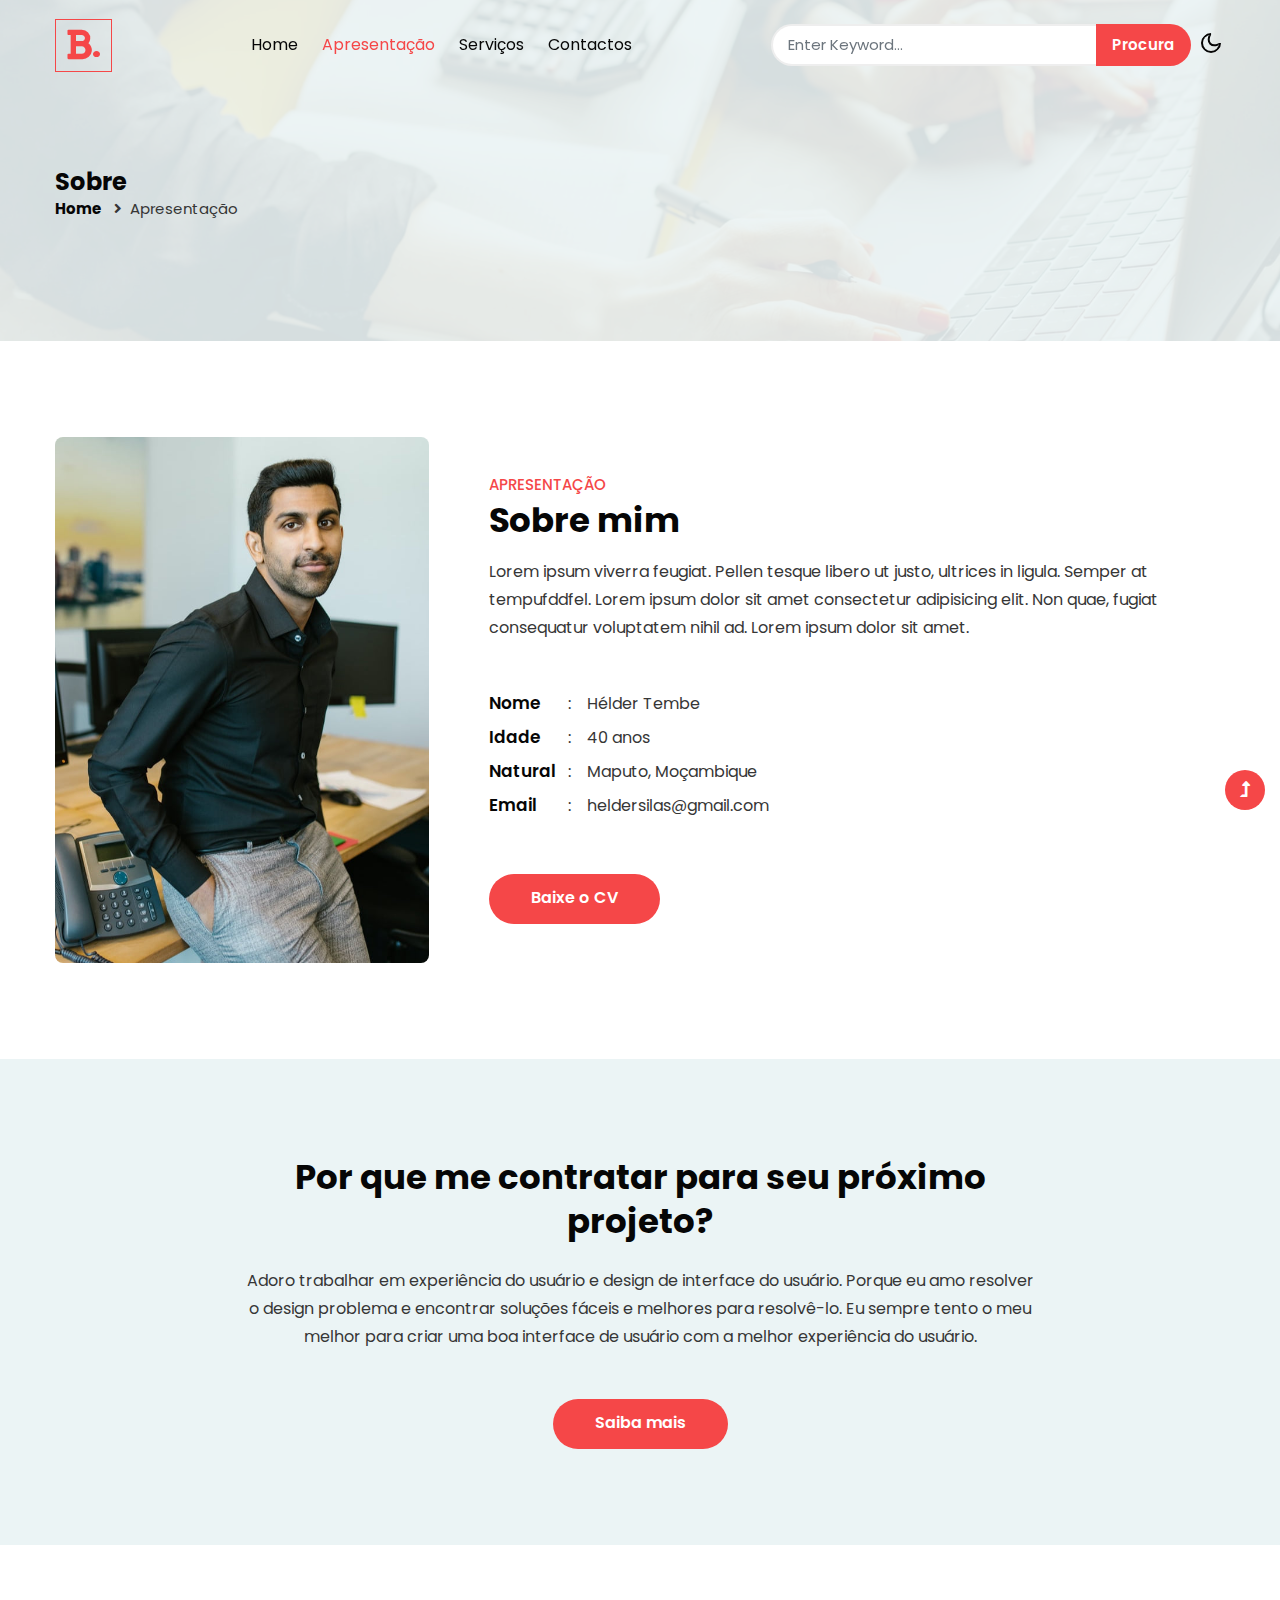
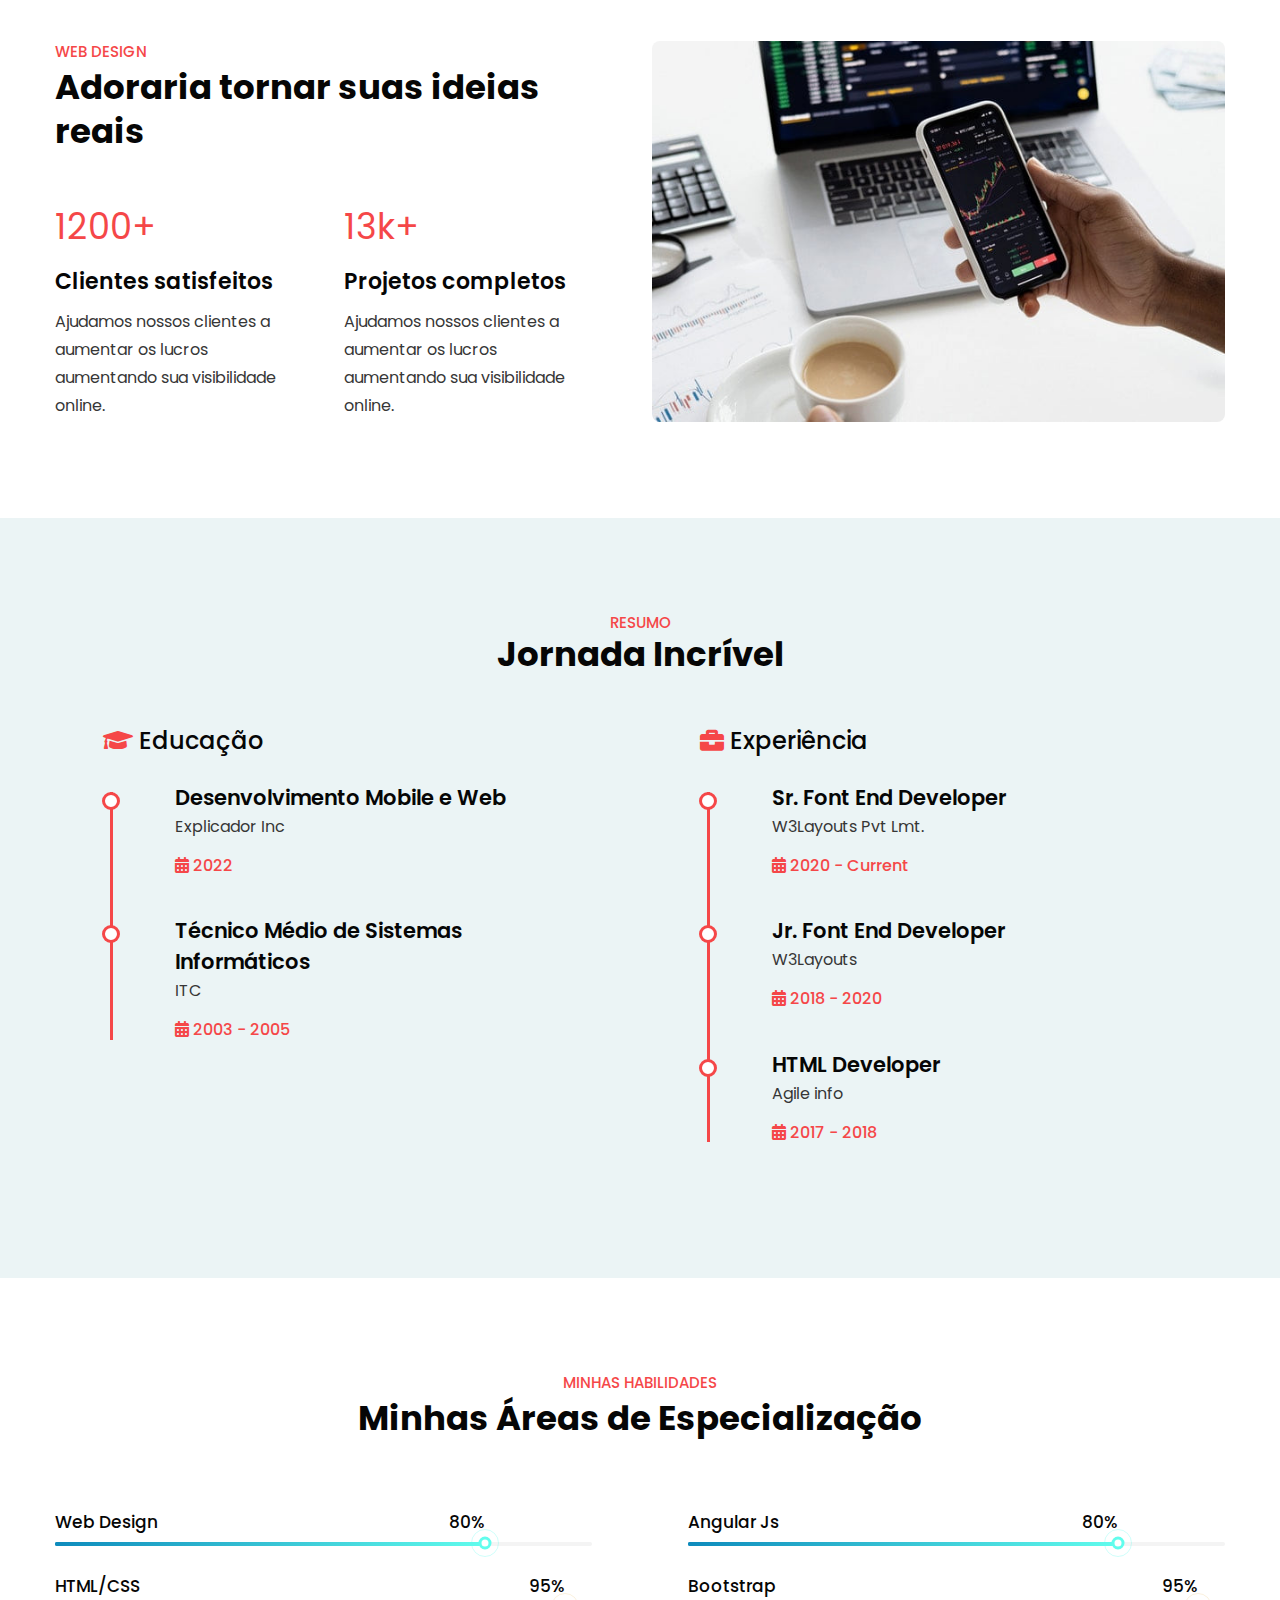
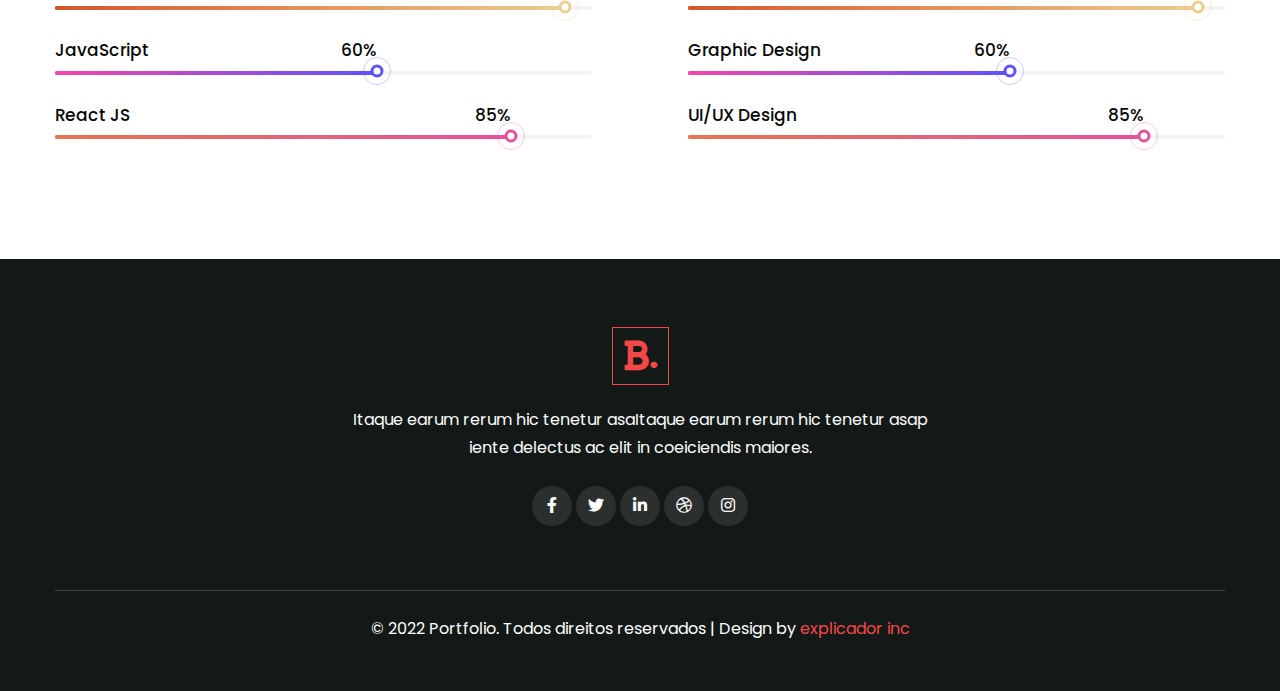
<file: about.html>
<!--
Author: W3layouts
Author URL: http://w3layouts.com
-->
<!doctype html>
<html lang="en">

<head>
    <!-- Required meta tags -->
    <meta charset="utf-8">
    <meta name="viewport" content="width=device-width, initial-scale=1">
    <title>Biodata - Personal Category Bootstrap Responsive Web Template - About : W3Layouts</title>
    <!-- google font -->
    <link href="//fonts.googleapis.com/css2?family=Poppins:wght@100;200;300;400;500;600;700;800;900&display=swap"
        rel="stylesheet">
    <!-- Template CSS Style link -->
    <link rel="stylesheet" href="assets/css/style-starter.css">
</head>

<body>
    <!-- header -->
    <header id="site-header" class="fixed-top">
        <div class="container">
            <nav class="navbar navbar-expand-lg navbar-light">
                <a class="navbar-brand" href="index.html">
                    <i class="fas fa-bold"></i>.
                </a>
                <button class="navbar-toggler collapsed" type="button" data-bs-toggle="collapse"
                    data-bs-target="#navbarScroll" aria-controls="navbarScroll" aria-expanded="false"
                    aria-label="Toggle navigation">
                    <span class="navbar-toggler-icon fa icon-expand fa-bars"></span>
                    <span class="navbar-toggler-icon fa icon-close fa-times"></span>
                </button>
                <div class="collapse navbar-collapse" id="navbarScroll">
                    <ul class="navbar-nav mx-auto my-2 my-lg-0 navbar-nav-scroll">
                        <li class="nav-item">
                            <a class="nav-link" aria-current="page" href="index.html">Home</a>
                        </li>
                        <li class="nav-item">
                            <a class="nav-link active" href="about.html">Apresentação</a>
                        </li>
                        <li class="nav-item">
                            <a class="nav-link" href="services.html">Serviços</a>
                        </li>
                        <li class="nav-item">
                            <a class="nav-link" href="contact.html">Contactos</a>
                        </li>
                    </ul>
                    <form action="#search" method="GET" class="d-flex search-header">
                        <input class="form-control" type="search" placeholder="Enter Keyword..." aria-label="Search"
                            required>
                        <button class="btn btn-style" type="submit">Procura</button>
                    </form>
                </div>
                <!-- toggle switch for light and dark theme -->
                <div class="cont-ser-position">
                    <nav class="navigation">
                        <div class="theme-switch-wrapper">
                            <label class="theme-switch" for="checkbox">
                                <input type="checkbox" id="checkbox">
                                <div class="mode-container">
                                    <i class="gg-sun"></i>
                                    <i class="gg-moon"></i>
                                </div>
                            </label>
                        </div>
                    </nav>
                </div>
                <!-- //toggle switch for light and dark theme -->
            </nav>
        </div>
    </header>
    <!-- //header -->

    <!-- inner banner -->
    <section class="inner-banner py-5">
        <div class="w3l-breadcrumb py-lg-5">
            <div class="container pt-4 pb-sm-4">
                <h4 class="inner-text-title font-weight-bold pt-sm-5 pt-4">Sobre</h4>
                <ul class="breadcrumbs-custom-path">
                    <li><a href="index.html">Home</a></li>
                    <li class="active"><i class="fas fa-angle-right mx-2"></i>Apresentação</li>
                </ul>
            </div>
        </div>
    </section>
    <!-- //inner banner -->

    <!-- about section -->
    <section class="w3l-aboutblock1 py-5" id="about">
        <div class="container py-md-5 py-4">
            <div class="row align-items-center">
                <div class="col-lg-4">
                    <div class="position-relative">
                        <img src="assets/images/about.jpg" alt="" class="radius-image img-fluid">
                    </div>
                </div>
                <div class="col-lg-8 ps-lg-5 mt-lg-0 mt-5">
                    <h5 class="title-small mb-1">Apresentação</h5>
                    <h3 class="title-style">Sobre mim </h3>
                    <p class="mt-3">Lorem ipsum viverra feugiat. Pellen tesque libero ut justo,
                        ultrices in ligula. Semper at tempufddfel. Lorem ipsum dolor sit amet consectetur
                        adipisicing
                        elit. Non quae, fugiat consequatur voluptatem nihil ad. Lorem ipsum dolor sit amet.</p>
                    <div class="my-info mt-md-5 mt-4">
                        <ul class="single-info">
                            <li class="name-style">Nome</li>
                            <li>:</li>
                            <li>
                                <p>Hélder Tembe</p>
                            </li>
                        </ul>
                        <ul class="single-info">
                            <li class="name-style">Idade</li>
                            <li>:</li>
                            <li>
                                <p>40 anos</p>
                            </li>
                        </ul>
                        <ul class="single-info">
                            <li class="name-style">Natural</li>
                            <li>:</li>
                            <li>
                                <p>Maputo, Moçambique</p>
                            </li>
                        </ul>
                        <ul class="single-info">
                            <li class="name-style">Email</li>
                            <li>:</li>
                            <li>
                                <p><a href="mailto:maryateer@mail.com">heldersilas@gmail.com</a></p>
                            </li>
                        </ul>
                    </div>
                    <a href="#download" class="btn btn-style mt-5">Baixe o CV</a>
                </div>
            </div>
        </div>
    </section>
    <!-- //about section -->

    <!-- text with button -->
    <section class="w3l-timeline-1 text-center py-5">
        <div class="container py-lg-5 py-4">
            <div class="mx-auto" style="max-width:800px">
                <h3 class="title-style mb-4">Por que me contratar para seu próximo projeto?</h3>
                <p>Adoro trabalhar em experiência do usuário e design de interface do usuário. Porque eu amo resolver o design
                    problema
                    e encontrar soluções fáceis e melhores para resolvê-lo. Eu sempre tento o meu melhor para criar uma boa interface de usuário
                    com
                    a melhor experiência do usuário.</p>
                <a href="services.html" class="btn btn-style mt-5">Saiba mais</a>
            </div>
        </div>
    </section>
    <!-- //text with button -->

    <!-- about2 section -->
    <section class="w3l-about2 py-5">
        <div class="container py-lg-5 py-md-4 py-2">
            <div class="row align-items-center">
                <div class="col-lg-6 pe-lg-5">
                    <h5 class="title-small mb-1">Web Design</h5>
                    <h3 class="title-style">Adoraria tornar suas ideias reais</h3>
                    <div class="cwp23-text-cols mt-lg-5 mt-4">
                        <div class="column">
                            <span>1200+</span>
                            <h4>Clientes satisfeitos</h4>
                            <p>Ajudamos nossos clientes a aumentar os lucros aumentando sua visibilidade online.</p>
                        </div>
                        <div class="column">
                            <span>13k+</span>
                            <h4>Projetos completos</h4>
                            <p>Ajudamos nossos clientes a aumentar os lucros aumentando sua visibilidade online. </p>
                        </div>

                    </div>
                </div>
                <div class="col-lg-6 cwp23-text align-self mt-lg-0 mt-5">
                    <img src="assets/images/blog5.jpg" alt="" class="radius-image img-fluid">
                </div>
            </div>
        </div>
    </section>
    <!-- //about2 section -->

    <!-- qualification section -->
    <section class="w3l-timeline-1 py-5">
        <div class="container py-lg-5 py-4">
            <div class="title-heading-w3 text-center mb-sm-5 mb-4">
                <h5 class="title-small">Resumo</h5>
                <h3 class="title-style">Jornada Incrível</h3>
            </div>
            <div class="row">
                <div class="col-lg-6">
                    <h5 class="sub-title-timeline"><i class="fas fa-graduation-cap"></i> Educação</h5>
                    <div class="timeline">
                        <div class="column">
                            <div class="title">
                                <h2>Desenvolvimento Mobile e Web </h2>
                            </div>
                            <div class="description">
                                <p>Explicador Inc</p>
                                <h6><i class="fas fa-calendar-alt"></i> 2022</h6>
                            </div>
                        </div>
                        <div class="column">
                            <div class="title">
                                <h2>Técnico Médio de Sistemas Informáticos</h2>
                            </div>
                            <div class="description">
                                <p>ITC</p>
                                <h6><i class="fas fa-calendar-alt"></i> 2003 - 2005</h6>
                            </div>
                        </div>
                       
                    </div>
                </div>

                <div class="col-lg-6 mt-lg-0 mt-4">
                    <h5 class="sub-title-timeline"><i class="fas fa-briefcase"></i> Experiência</h5>
                    <div class="timeline">
                        <div class="column">
                            <div class="title">
                                <h2>Sr. Font End Developer</h2>
                            </div>
                            <div class="description">
                                <p>W3Layouts Pvt Lmt.</p>
                                <h6><i class="fas fa-calendar-alt"></i> 2020 - Current</h6>
                            </div>
                        </div>
                        <div class="column">
                            <div class="title">
                                <h2>Jr. Font End Developer</h2>
                            </div>
                            <div class="description">
                                <p>W3Layouts</p>
                                <h6><i class="fas fa-calendar-alt"></i> 2018 - 2020</h6>
                            </div>
                        </div>
                        <div class="column">
                            <div class="title">
                                <h2>HTML Developer</h2>
                            </div>
                            <div class="description">
                                <p>Agile info</p>
                                <h6><i class="fas fa-calendar-alt"></i> 2017 - 2018</h6>
                            </div>
                        </div>
                    </div>
                </div>
            </div>
        </div>
    </section>
    <!-- //qualification section -->

    <!-- skills section -->
    <section class="w3l-progress py-5" id="progress">
        <div class="container py-md-5 py-4">
            <div class="title-heading-w3 text-center mb-sm-5 mb-4">
                <h5 class="title-small mb-1">Minhas habilidades</h5>
                <h3 class="title-style">Minhas Áreas de Especialização</h3>
            </div>
            <div class="row py-lg-4">
                <div class="col-lg-6 pe-lg-5">
                    <div class="progress-info info1">
                        <h6 class="progress-tittle">Web Design <span class="">80%</span></h6>
                        <div class="progress">
                            <div class="progress-bar progress-bar-striped gradient-1" role="progressbar"
                                style="width: 80%" aria-valuenow="90" aria-valuemin="0" aria-valuemax="100">
                            </div>
                        </div>
                    </div>
                    <div class="progress-info info2">
                        <h6 class="progress-tittle">HTML/CSS <span class="">95%</span>
                        </h6>
                        <div class="progress">
                            <div class="progress-bar progress-bar-striped gradient-2" role="progressbar"
                                style="width: 95%" aria-valuenow="95" aria-valuemin="0" aria-valuemax="100">
                            </div>
                        </div>
                    </div>
                    <div class="progress-info info3">
                        <h6 class="progress-tittle">JavaScript <span class="">60%</span></h6>
                        <div class="progress">
                            <div class="progress-bar progress-bar-striped gradient-3" role="progressbar"
                                style="width: 60%" aria-valuenow="95" aria-valuemin="0" aria-valuemax="100">
                            </div>
                        </div>
                    </div>
                    <div class="progress-info info4 mb-0">
                        <h6 class="progress-tittle">React JS <span class="">85%</span></h6>
                        <div class="progress">
                            <div class="progress-bar progress-bar-striped gradient-4" role="progressbar"
                                style="width: 85%" aria-valuenow="95" aria-valuemin="0" aria-valuemax="100">
                            </div>
                        </div>
                    </div>
                </div>
                <div class="col-lg-6 ps-lg-5 mt-lg-0 mt-5">
                    <div class="progress-info info1">
                        <h6 class="progress-tittle">Angular Js <span class="">80%</span></h6>
                        <div class="progress">
                            <div class="progress-bar progress-bar-striped gradient-1" role="progressbar"
                                style="width: 80%" aria-valuenow="90" aria-valuemin="0" aria-valuemax="100">
                            </div>
                        </div>
                    </div>
                    <div class="progress-info info2">
                        <h6 class="progress-tittle">Bootstrap <span class="">95%</span>
                        </h6>
                        <div class="progress">
                            <div class="progress-bar progress-bar-striped gradient-2" role="progressbar"
                                style="width: 95%" aria-valuenow="95" aria-valuemin="0" aria-valuemax="100">
                            </div>
                        </div>
                    </div>
                    <div class="progress-info info3">
                        <h6 class="progress-tittle">Graphic Design <span class="">60%</span></h6>
                        <div class="progress">
                            <div class="progress-bar progress-bar-striped gradient-3" role="progressbar"
                                style="width: 60%" aria-valuenow="95" aria-valuemin="0" aria-valuemax="100">
                            </div>
                        </div>
                    </div>
                    <div class="progress-info info4 mb-0">
                        <h6 class="progress-tittle">UI/UX Design <span class="">85%</span></h6>
                        <div class="progress">
                            <div class="progress-bar progress-bar-striped gradient-4" role="progressbar"
                                style="width: 85%" aria-valuenow="95" aria-valuemin="0" aria-valuemax="100">
                            </div>
                        </div>
                    </div>
                </div>
            </div>
        </div>
    </section>
    <!-- //skills section -->

    <!-- footer -->
    <footer class="footer-w3ls text-center py-5">
        <div class="container pt-4">
            <div class="mx-auto" style="max-width:600px;">
                <a href="index.html" class="footer-logo py-1">
                    <i class="fas fa-bold"></i>.
                </a>
                <p class="mt-4 text-white">Itaque earum rerum hic tenetur asaItaque
                    earum rerum hic tenetur asap iente delectus ac elit in
                    coeiciendis maiores.</p>
                <div class="social-icons-main mt-4 pb-3">
                    <ul class="social-icons3">
                        <li>
                            <a href="#facebook">
                                <i class="fab fa-facebook-f"></i>
                            </a>
                        </li>
                        <li>
                            <a href="#twitter">
                                <i class="fab fa-twitter"></i>
                            </a>
                        </li>
                        <li>
                            <a href="#linkedinin">
                                <i class="fab fa-linkedin-in"></i>
                            </a>
                        </li>
                        <li>
                            <a href="#dribbble">
                                <i class="fab fa-dribbble"></i>
                            </a>
                        </li>
                        <li>
                            <a href="#instagram">
                                <i class="fab fa-instagram"></i>
                            </a>
                        </li>
                    </ul>
                </div>
            </div>
            <!-- copyright -->
            <p class="copy-right-w3 text-white mt-5 pt-4">© 2022 Portfolio. Todos direitos reservados | Design by
                <a href="http://w3layouts.com" target="_blank"> explicador inc</a>
            </p>
        </div>
    </footer>
    <!-- //footer -->

    <!-- Js scripts -->
    <!-- move top -->
    <button onclick="topFunction()" id="movetop" title="Go to top">
        <span class="fas fa-level-up-alt" aria-hidden="true"></span>
    </button>
    <script>
        // When the user scrolls down 20px from the top of the document, show the button
        window.onscroll = function () {
            scrollFunction()
        };

        function scrollFunction() {
            if (document.body.scrollTop > 20 || document.documentElement.scrollTop > 20) {
                document.getElementById("movetop").style.display = "block";
            } else {
                document.getElementById("movetop").style.display = "none";
            }
        }

        // When the user clicks on the button, scroll to the top of the document
        function topFunction() {
            document.body.scrollTop = 0;
            document.documentElement.scrollTop = 0;
        }
    </script>
    <!-- //move top -->

    <!-- common jquery plugin -->
    <script src="assets/js/jquery-3.3.1.min.js"></script>
    <!-- //common jquery plugin -->

    <!-- theme switch js (light and dark)-->
    <script src="assets/js/theme-change.js"></script>
    <!-- //theme switch js (light and dark)-->

    <!-- MENU-JS -->
    <script>
        $(window).on("scroll", function () {
            var scroll = $(window).scrollTop();

            if (scroll >= 80) {
                $("#site-header").addClass("nav-fixed");
            } else {
                $("#site-header").removeClass("nav-fixed");
            }
        });

        //Main navigation Active Class Add Remove
        $(".navbar-toggler").on("click", function () {
            $("header").toggleClass("active");
        });
        $(document).on("ready", function () {
            if ($(window).width() > 991) {
                $("header").removeClass("active");
            }
            $(window).on("resize", function () {
                if ($(window).width() > 991) {
                    $("header").removeClass("active");
                }
            });
        });
    </script>
    <!-- //MENU-JS -->

    <!-- disable body scroll which navbar is in active -->
    <script>
        $(function () {
            $('.navbar-toggler').click(function () {
                $('body').toggleClass('noscroll');
            })
        });
    </script>
    <!-- //disable body scroll which navbar is in active -->

    <!-- bootstrap -->
    <script src="assets/js/bootstrap.min.js"></script>
    <!-- //bootstrap -->
    <!-- //Js scripts -->
</body>

</html>
</file>
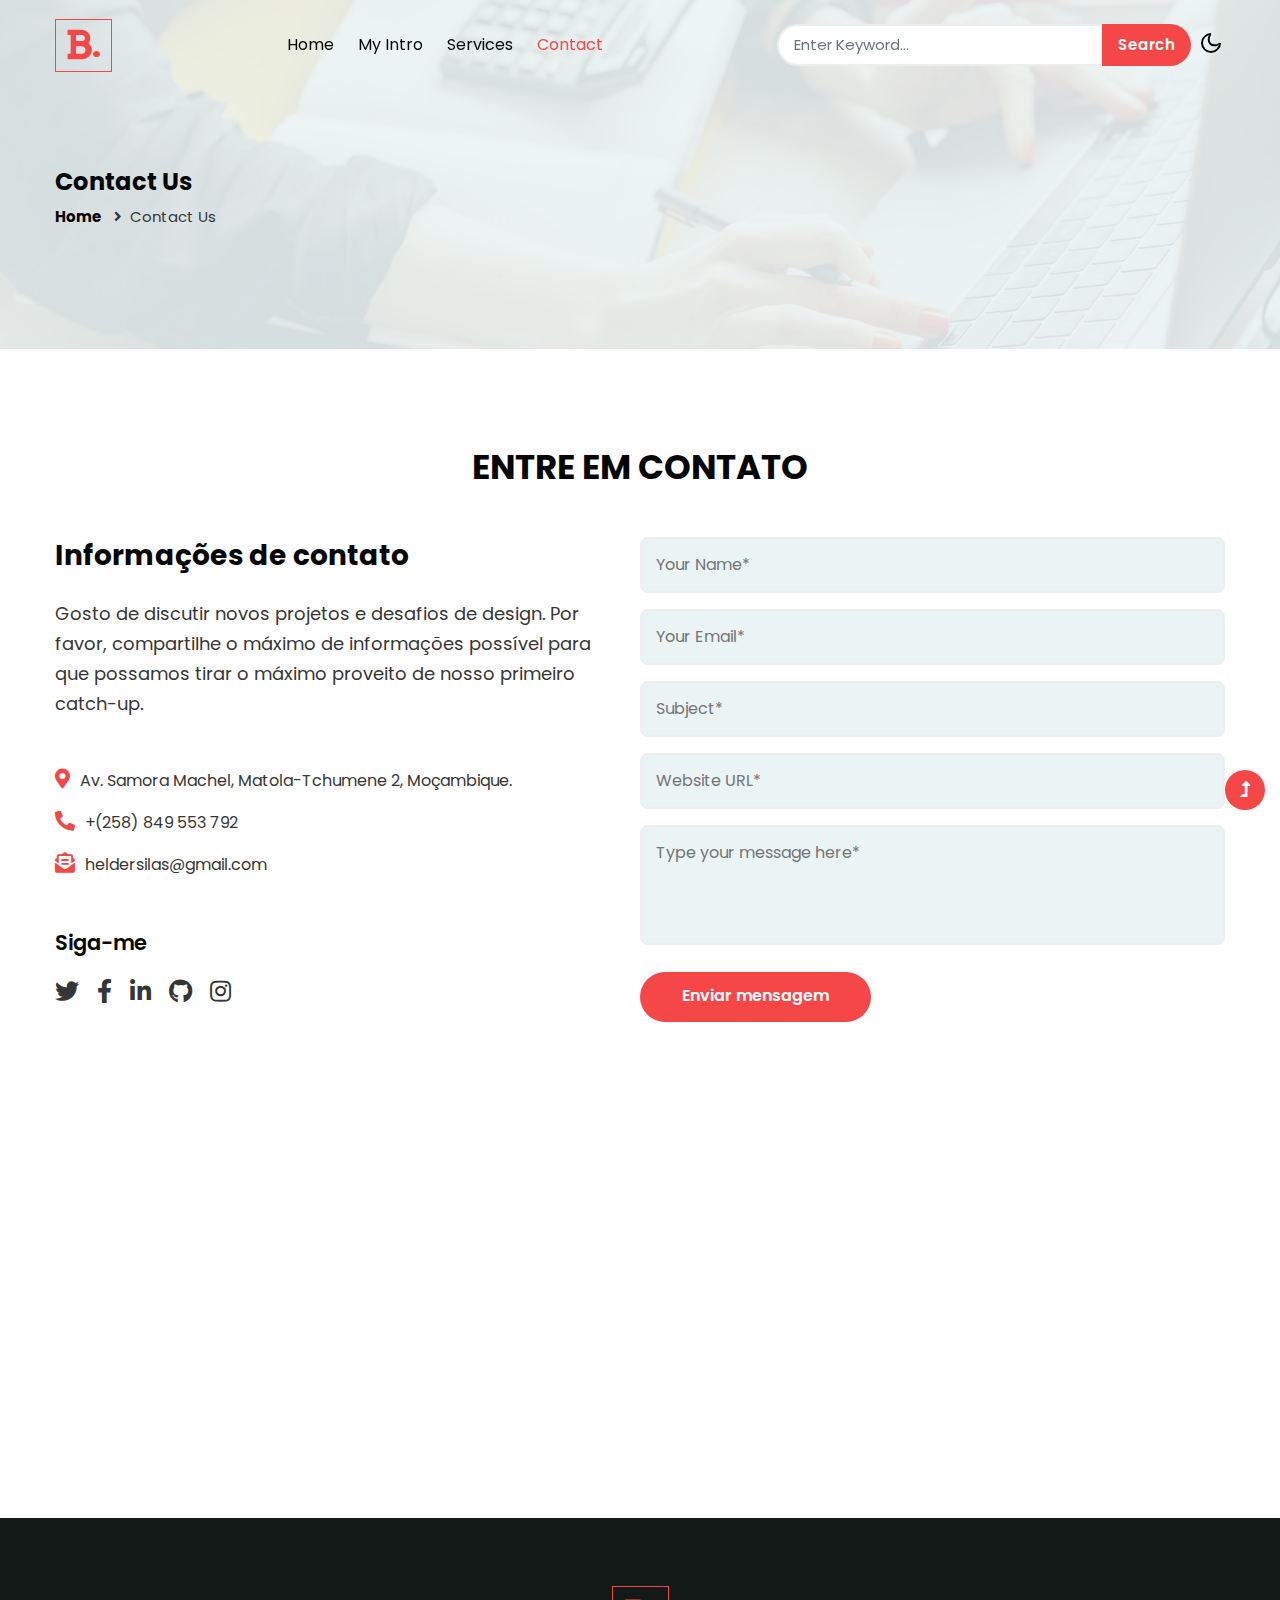
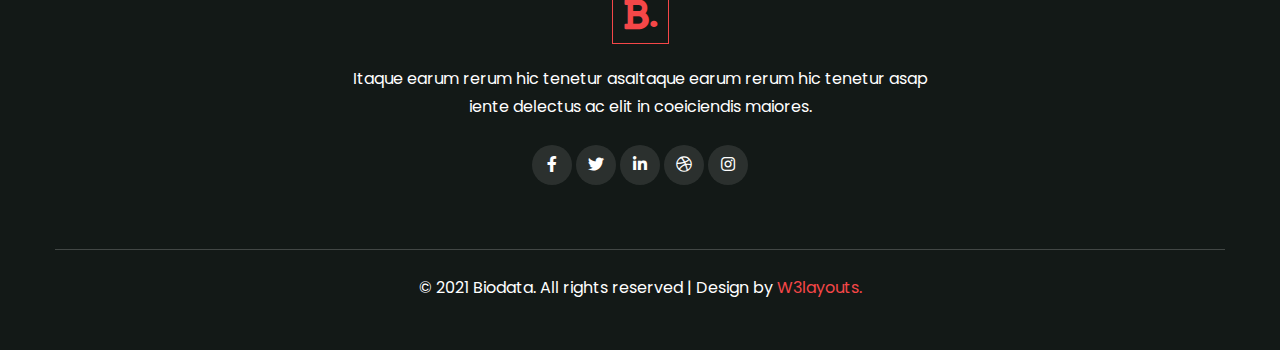
<file: contact.html>
<!--
Author: W3layouts
Author URL: http://w3layouts.com
-->
<!doctype html>
<html lang="en">

<head>
    <!-- Required meta tags -->
    <meta charset="utf-8">
    <meta name="viewport" content="width=device-width, initial-scale=1">
    <title>Contactos</title>
    <!-- google font -->
    <link href="//fonts.googleapis.com/css2?family=Poppins:wght@100;200;300;400;500;600;700;800;900&display=swap"
        rel="stylesheet">
    <!-- Template CSS Style link -->
    <link rel="stylesheet" href="assets/css/style-starter.css">
</head>

<body>
    <!-- header -->
    <header id="site-header" class="fixed-top">
        <div class="container">
            <nav class="navbar navbar-expand-lg navbar-light">
                <a class="navbar-brand" href="index.html">
                    <i class="fas fa-bold"></i>.
                </a>
                <button class="navbar-toggler collapsed" type="button" data-bs-toggle="collapse"
                    data-bs-target="#navbarScroll" aria-controls="navbarScroll" aria-expanded="false"
                    aria-label="Toggle navigation">
                    <span class="navbar-toggler-icon fa icon-expand fa-bars"></span>
                    <span class="navbar-toggler-icon fa icon-close fa-times"></span>
                </button>
                <div class="collapse navbar-collapse" id="navbarScroll">
                    <ul class="navbar-nav mx-auto my-2 my-lg-0 navbar-nav-scroll">
                        <li class="nav-item">
                            <a class="nav-link" aria-current="page" href="index.html">Home</a>
                        </li>
                        <li class="nav-item">
                            <a class="nav-link" href="about.html">My Intro</a>
                        </li>
                        <li class="nav-item">
                            <a class="nav-link" href="services.html">Services</a>
                        </li>
                        <li class="nav-item">
                            <a class="nav-link active" href="contact.html">Contact</a>
                        </li>
                    </ul>
                    <form action="#search" method="GET" class="d-flex search-header">
                        <input class="form-control" type="search" placeholder="Enter Keyword..." aria-label="Search"
                            required>
                        <button class="btn btn-style" type="submit">Search</button>
                    </form>
                </div>
                <!-- toggle switch for light and dark theme -->
                <div class="cont-ser-position">
                    <nav class="navigation">
                        <div class="theme-switch-wrapper">
                            <label class="theme-switch" for="checkbox">
                                <input type="checkbox" id="checkbox">
                                <div class="mode-container">
                                    <i class="gg-sun"></i>
                                    <i class="gg-moon"></i>
                                </div>
                            </label>
                        </div>
                    </nav>
                </div>
                <!-- //toggle switch for light and dark theme -->
            </nav>
        </div>
    </header>
    <!-- //header -->

    <!-- inner banner -->
    <section class="inner-banner py-5">
        <div class="w3l-breadcrumb py-lg-5">
            <div class="container pt-4 pb-sm-4">
                <h4 class="inner-text-title pt-sm-5 pt-4">Contact Us</h4>
                <ul class="breadcrumbs-custom-path mt-2">
                    <li><a href="index.html">Home</a></li>
                    <li class="active"><i class="fas fa-angle-right mx-2"></i>Contact Us</li>
                </ul>
            </div>
        </div>
    </section>
    <!-- //inner banner -->

    <!-- contact -->
    <section class="w3l-contact py-5" id="contact">
        <div class="container py-lg-5 py-4">
            <div class="title-heading-w3 text-center mb-sm-5 mb-4">
                <!--<h5 class="title-small">ENTRAR EM CONTATO</h5> -->
                <h3 class="title-style">ENTRE EM CONTATO</h3>
            </div>
            <div class="row contact-block">
                <div class="col-md-6 contact-left pe-lg-5">
                    <h3 class="mb-sm-4 mb-3">Informações de contato</h3>
                    <p class="cont-para mb-sm-5 mb-4">Gosto de discutir novos projetos e desafios de design. Por favor, 
                        compartilhe o máximo de informações possível para que possamos tirar o máximo proveito de nosso
                         primeiro catch-up.</p>
                    <div class="cont-details">
                        <p><i class="fas fa-map-marker-alt"></i>Av. Samora Machel, Matola-Tchumene 2, Moçambique.</p>
                        <p><i class="fas fa-phone-alt"></i><a href="tel:+1(21) 234 4567">+(258) 849 553 792</a></p>
                        <p><i class="fas fa-envelope-open-text"></i><a href="mailto:example@mail.com"
                                class="mail">heldersilas@gmail.com</a></p>
                    </div>
                    <h4 class="mb-3 mt-5">Siga-me</h4>
                    <ul class="social-icons-contact">
                        <li>
                            <a href="#twitter">
                                <i class="fab fa-twitter"></i>
                            </a>
                        </li>
                        <li>
                            <a href="#facebook">
                                <i class="fab fa-facebook-f"></i>
                            </a>
                        </li>
                        <li>
                            <a href="#linkedinin">
                                <i class="fab fa-linkedin-in"></i>
                            </a>
                        </li>
                        <li>
                            <a href="#github">
                                <i class="fab fa-github"></i>
                            </a>
                        </li>
                        <li>
                            <a href="#instagram">
                                <i class="fab fa-instagram"></i>
                            </a>
                        </li>
                    </ul>
                </div>
                <div class="col-md-6 contact-right mt-md-0 mt-5 ps-lg-0">
                    <form action="https://sendmail.w3layouts.com/submitForm" method="post" class="signin-form">
                        <div class="input-grids">
                            <input type="text" name="w3lName" id="w3lName" placeholder="Your Name*"
                                class="contact-input" required="" />
                            <input type="email" name="w3lSender" id="w3lSender" placeholder="Your Email*"
                                class="contact-input" required="" />
                            <input type="text" name="w3lSubect" id="w3lSubect" placeholder="Subject*"
                                class="contact-input" required="" />
                            <input type="text" name="w3lWebsite" id="w3lWebsite" placeholder="Website URL*"
                                class="contact-input" required="" />
                        </div>
                        <div class="form-input">
                            <textarea name="w3lMessage" id="w3lMessage" placeholder="Type your message here*"
                                required=""></textarea>
                        </div>
                        <button class="btn btn-style">Enviar mensagem</button>
                    </form>
                </div>
            </div>
        </div>
    </section>
    <!-- map -->
    <div class="map-iframe">
        <iframe
            src="https://www.google.com/maps/embed?pb=!1m18!1m12!1m3!1d317718.69319292053!2d-0.3817765050863085!3d51.528307984912544!2m3!1f0!2f0!3f0!3m2!1i1024!2i768!4f13.1!3m3!1m2!1s0x47d8a00baf21de75%3A0x52963a5addd52a99!2sLondon%2C+UK!5e0!3m2!1sen!2spl!4v1562654563739!5m2!1sen!2spl"
            width="100%" height="400" frameborder="0" style="border: 0px;" allowfullscreen=""></iframe>
    </div>
    <!-- //contact -->

    <!-- footer -->
    <footer class="footer-w3ls text-center py-5">
        <div class="container pt-4">
            <div class="mx-auto" style="max-width:600px;">
                <a href="index.html" class="footer-logo py-1">
                    <i class="fas fa-bold"></i>.
                </a>
                <p class="mt-4 text-white">Itaque earum rerum hic tenetur asaItaque
                    earum rerum hic tenetur asap iente delectus ac elit in
                    coeiciendis maiores.</p>
                <div class="social-icons-main mt-4 pb-3">
                    <ul class="social-icons3">
                        <li>
                            <a href="#facebook">
                                <i class="fab fa-facebook-f"></i>
                            </a>
                        </li>
                        <li>
                            <a href="#twitter">
                                <i class="fab fa-twitter"></i>
                            </a>
                        </li>
                        <li>
                            <a href="#linkedinin">
                                <i class="fab fa-linkedin-in"></i>
                            </a>
                        </li>
                        <li>
                            <a href="#dribbble">
                                <i class="fab fa-dribbble"></i>
                            </a>
                        </li>
                        <li>
                            <a href="#instagram">
                                <i class="fab fa-instagram"></i>
                            </a>
                        </li>
                    </ul>
                </div>
            </div>
            <!-- copyright -->
            <p class="copy-right-w3 text-white mt-5 pt-4">© 2021 Biodata. All rights reserved | Design by
                <a href="http://w3layouts.com" target="_blank"> W3layouts.</a>
            </p>
        </div>
    </footer>
    <!-- //footer -->

    <!-- Js scripts -->
    <!-- move top -->
    <button onclick="topFunction()" id="movetop" title="Go to top">
        <span class="fas fa-level-up-alt" aria-hidden="true"></span>
    </button>
    <script>
        // When the user scrolls down 20px from the top of the document, show the button
        window.onscroll = function () {
            scrollFunction()
        };

        function scrollFunction() {
            if (document.body.scrollTop > 20 || document.documentElement.scrollTop > 20) {
                document.getElementById("movetop").style.display = "block";
            } else {
                document.getElementById("movetop").style.display = "none";
            }
        }

        // When the user clicks on the button, scroll to the top of the document
        function topFunction() {
            document.body.scrollTop = 0;
            document.documentElement.scrollTop = 0;
        }
    </script>
    <!-- //move top -->

    <!-- common jquery plugin -->
    <script src="assets/js/jquery-3.3.1.min.js"></script>
    <!-- //common jquery plugin -->

    <!-- theme switch js (light and dark)-->
    <script src="assets/js/theme-change.js"></script>
    <!-- //theme switch js (light and dark)-->

    <!-- MENU-JS -->
    <script>
        $(window).on("scroll", function () {
            var scroll = $(window).scrollTop();

            if (scroll >= 80) {
                $("#site-header").addClass("nav-fixed");
            } else {
                $("#site-header").removeClass("nav-fixed");
            }
        });

        //Main navigation Active Class Add Remove
        $(".navbar-toggler").on("click", function () {
            $("header").toggleClass("active");
        });
        $(document).on("ready", function () {
            if ($(window).width() > 991) {
                $("header").removeClass("active");
            }
            $(window).on("resize", function () {
                if ($(window).width() > 991) {
                    $("header").removeClass("active");
                }
            });
        });
    </script>
    <!-- //MENU-JS -->

    <!-- disable body scroll which navbar is in active -->
    <script>
        $(function () {
            $('.navbar-toggler').click(function () {
                $('body').toggleClass('noscroll');
            })
        });
    </script>
    <!-- //disable body scroll which navbar is in active -->

    <!-- bootstrap -->
    <script src="assets/js/bootstrap.min.js"></script>
    <!-- //bootstrap -->
    <!-- //Js scripts -->
</body>

</html>
</file>
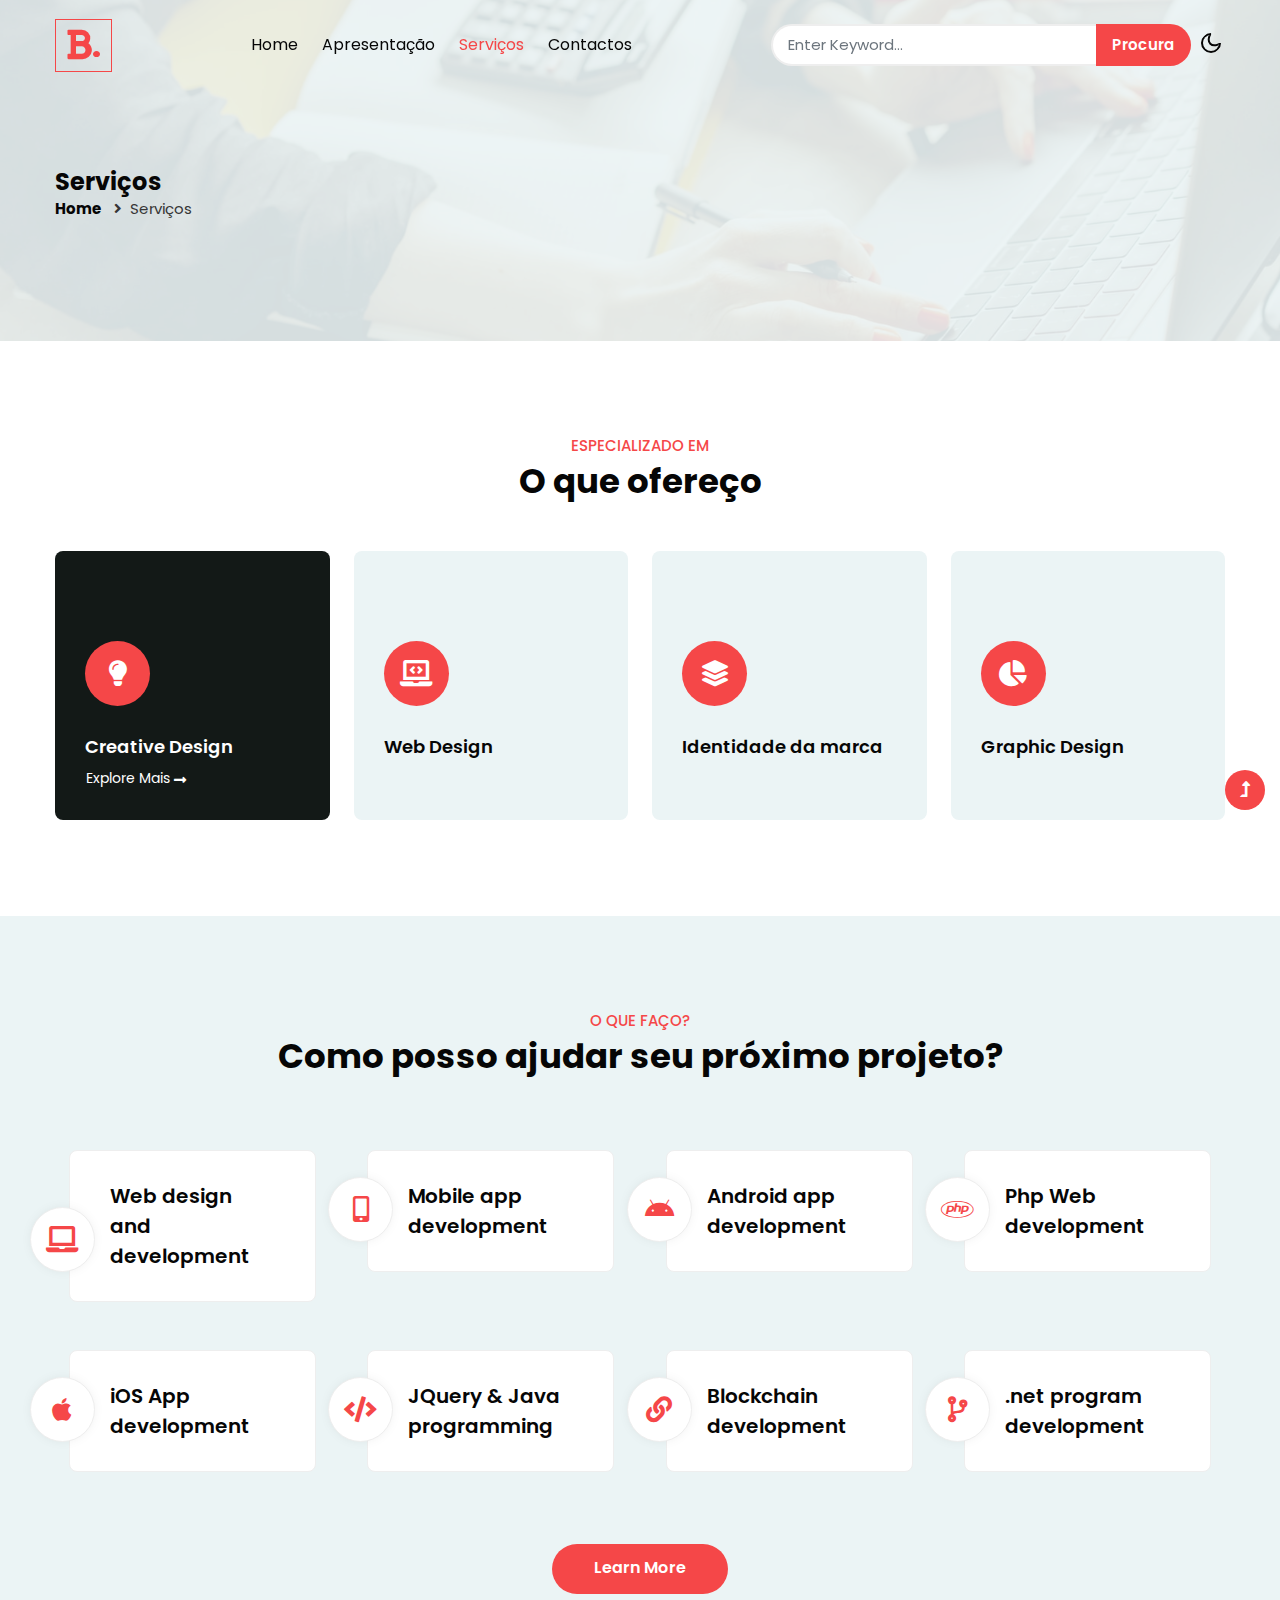
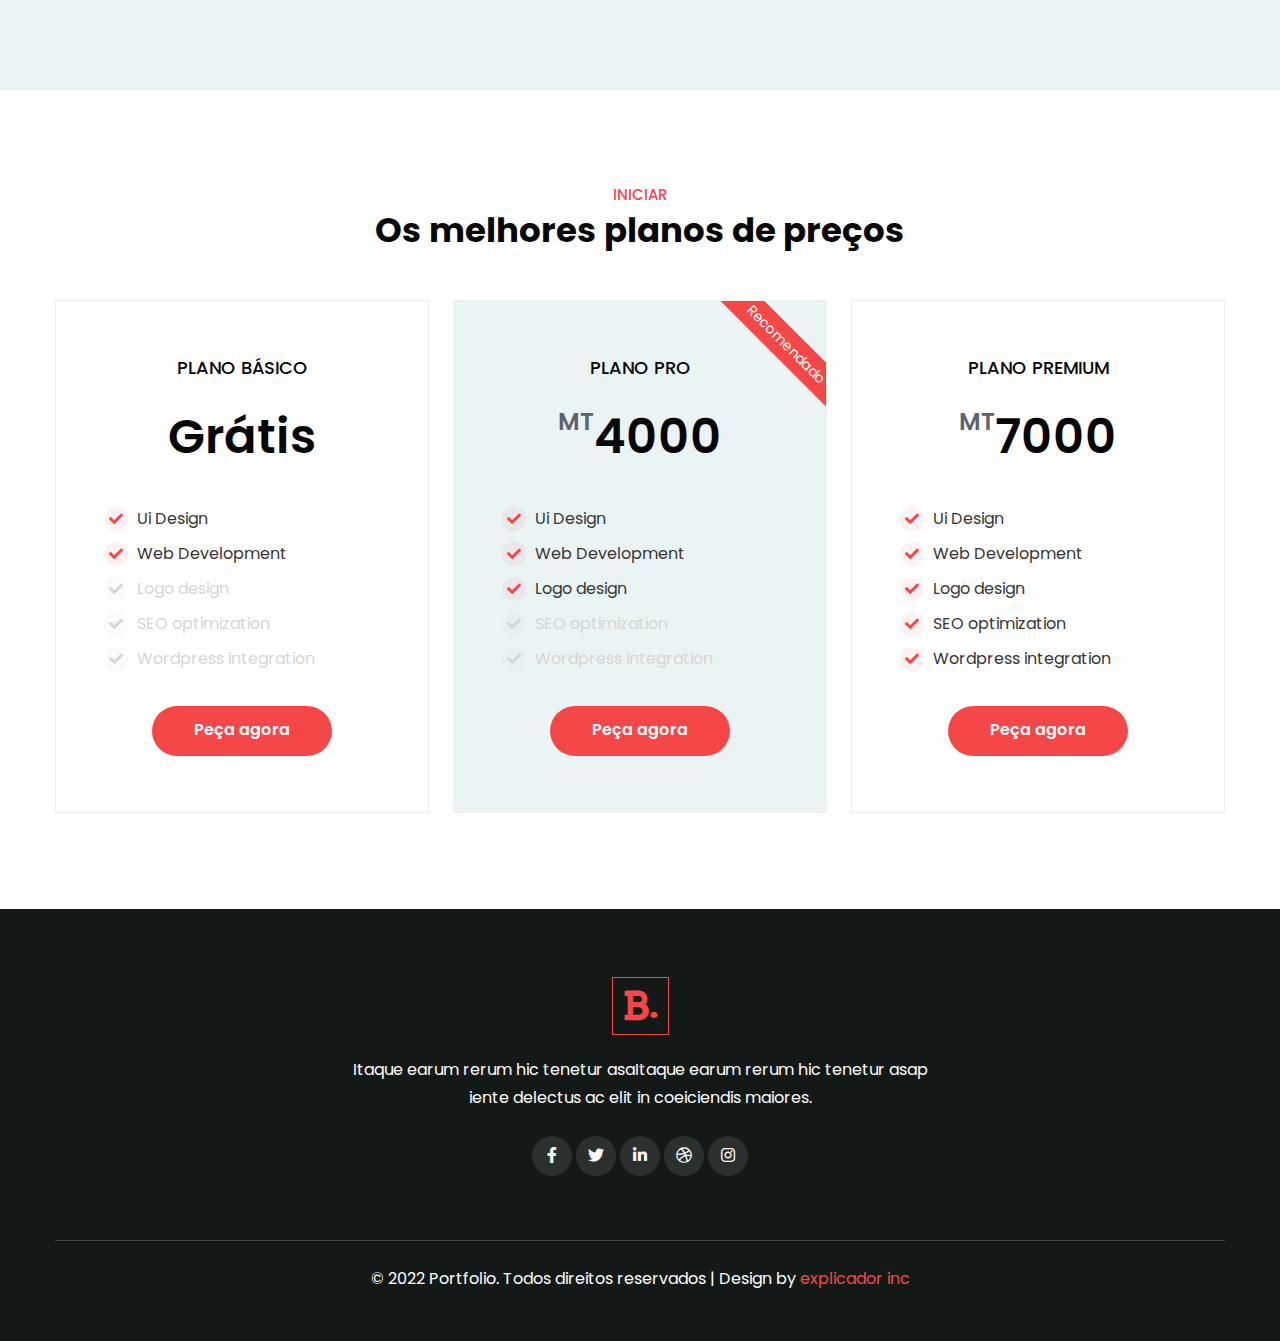
<file: services.html>
<!--
Author: W3layouts
Author URL: http://w3layouts.com
-->
<!doctype html>
<html lang="en">

<head>
    <!-- Required meta tags -->
    <meta charset="utf-8">
    <meta name="viewport" content="width=device-width, initial-scale=1">
    <title>Serviços</title>
    <!-- google font -->
    <link href="//fonts.googleapis.com/css2?family=Poppins:wght@100;200;300;400;500;600;700;800;900&display=swap"
        rel="stylesheet">
    <!-- Template CSS Style link -->
    <link rel="stylesheet" href="assets/css/style-starter.css">
</head>

<body>
    <!-- header -->
    <header id="site-header" class="fixed-top">
        <div class="container">
            <nav class="navbar navbar-expand-lg navbar-light">
                <a class="navbar-brand" href="index.html">
                    <i class="fas fa-bold"></i>.
                </a>
                <button class="navbar-toggler collapsed" type="button" data-bs-toggle="collapse"
                    data-bs-target="#navbarScroll" aria-controls="navbarScroll" aria-expanded="false"
                    aria-label="Toggle navigation">
                    <span class="navbar-toggler-icon fa icon-expand fa-bars"></span>
                    <span class="navbar-toggler-icon fa icon-close fa-times"></span>
                </button>
                <div class="collapse navbar-collapse" id="navbarScroll">
                    <ul class="navbar-nav mx-auto my-2 my-lg-0 navbar-nav-scroll">
                        <li class="nav-item">
                            <a class="nav-link" aria-current="page" href="index.html">Home</a>
                        </li>
                        <li class="nav-item">
                            <a class="nav-link" href="about.html">Apresentação</a>
                        </li>
                        <li class="nav-item">
                            <a class="nav-link active" href="services.html">Serviços</a>
                        </li>
                        <li class="nav-item">
                            <a class="nav-link" href="contact.html">Contactos</a>
                        </li>
                    </ul>
                    <form action="#search" method="GET" class="d-flex search-header">
                        <input class="form-control" type="search" placeholder="Enter Keyword..." aria-label="Search"
                            required>
                        <button class="btn btn-style" type="submit">Procura</button>
                    </form>
                </div>
                <!-- toggle switch for light and dark theme -->
                <div class="cont-ser-position">
                    <nav class="navigation">
                        <div class="theme-switch-wrapper">
                            <label class="theme-switch" for="checkbox">
                                <input type="checkbox" id="checkbox">
                                <div class="mode-container">
                                    <i class="gg-sun"></i>
                                    <i class="gg-moon"></i>
                                </div>
                            </label>
                        </div>
                    </nav>
                </div>
                <!-- //toggle switch for light and dark theme -->
            </nav>
        </div>
    </header>
    <!-- //header -->

    <!-- inner banner -->
    <section class="inner-banner py-5">
        <div class="w3l-breadcrumb py-lg-5">
            <div class="container pt-4 pb-sm-4">
                <h4 class="inner-text-title font-weight-bold pt-sm-5 pt-4">Serviços</h4>
                <ul class="breadcrumbs-custom-path">
                    <li><a href="index.html">Home</a></li>
                    <li class="active"><i class="fas fa-angle-right mx-2"></i>Serviços</li>
                </ul>
            </div>
        </div>
    </section>
    <!-- //inner banner -->

    <!-- grids section -->
    <section class="w3l-bottom-grids-6 py-5" id="features">
        <div class="container py-md-5 py-4">
            <div class="title-heading-w3 text-center mb-sm-5 mb-4">
                <h5 class="title-small mb-1">Especializado em</h5>
                <h3 class="title-style">O que ofereço</h3>
            </div>
            <div class="row">
                <div class="col-lg-3 col-md-6 grids-feature">
                    <div class="area-box active">
                        <div class="icon-style">
                            <i class="fas fa-lightbulb"></i>
                        </div>
                        <h4><a href="#feature" class="title-head">Creative Design</a></h4>
                        <a href="about.html" class="btn more p-0">Explore Mais<i
                                class="fas fa-long-arrow-alt-right ms-1"></i></a>
                    </div>
                </div>
                <div class="col-lg-3 col-md-6 grids-feature mt-md-0 mt-4">
                    <div class="area-box">
                        <div class="icon-style">
                            <i class="fas fa-laptop-code"></i>
                        </div>
                        <h4><a href="#feature" class="title-head">Web Design</a></h4>
                        <a href="about.html" class="btn more p-0">Explore Mais<i
                                class="fas fa-long-arrow-alt-right ms-1"></i></a>
                    </div>
                </div>
                <div class="col-lg-3 col-md-6 grids-feature mt-lg-0 mt-4">
                    <div class="area-box">
                        <div class="icon-style">
                            <i class="fas fa-layer-group"></i>
                        </div>
                        <h4><a href="#feature" class="title-head">Identidade da marca</a></h4>
                        <a href="about.html" class="btn more p-0">Explore Mais<i
                                class="fas fa-long-arrow-alt-right ms-1"></i></a>
                    </div>
                </div>
                <div class="col-lg-3 col-md-6 grids-feature mt-lg-0 mt-4">
                    <div class="area-box">
                        <div class="icon-style">
                            <i class="fas fa-chart-pie"></i>
                        </div>
                        <h4><a href="#feature" class="title-head">Graphic Design</a></h4>
                        <a href="about.html" class="btn more p-0">Explore Mais<i
                                class="fas fa-long-arrow-alt-right ms-1"></i></a>
                    </div>
                </div>
            </div>
        </div>
    </section>
    <!-- //grids section -->

    <!-- service section -->
    <section class="w3l-servicesblock1 py-5" id="services">
        <div class="container py-md-5 py-4">
            <div class="title-heading-w3 text-center mb-sm-5 mb-4">
                <h5 class="title-small mb-1">O que faço?</h5>
                <h3 class="title-style">Como posso ajudar seu próximo projeto?</h3>
            </div>
            <div class="w3-services-grids py-lg-4">
                <div class="fea-gd-vv row">
                    <div class="col-lg-3 col-md-6">
                        <div class="feature-gd icon-yellow">
                            <div class="icon">
                                <i class="fas fa-laptop"></i>
                            </div>
                            <div class="icon-info">
                                <a href="#url">Web design<br> and development </a>
                            </div>
                        </div>
                    </div>
                    <div class="col-lg-3 col-md-6 mt-md-0 mt-4">
                        <div class="feature-gd icon-vilot">
                            <div class="icon">
                                <i class="fas fa-mobile-alt"></i>
                            </div>
                            <div class="icon-info">
                                <a href="#url">Mobile app<br> development</a>
                            </div>
                        </div>
                    </div>
                    <div class="col-lg-3 col-md-6 mt-lg-0 mt-md-5 mt-4">
                        <div class="feature-gd icon-blue">
                            <div class="icon">
                                <i class="fab fa-android"></i>
                            </div>
                            <div class="icon-info">
                                <a href="#url">Android app<br> development</a>
                            </div>
                        </div>
                    </div>
                    <div class="col-lg-3 col-md-6 mt-lg-0 mt-md-5 mt-4">
                        <div class="feature-gd icon-red">
                            <div class="icon">
                                <i class="fab fa-php"></i>
                            </div>
                            <div class="icon-info">
                                <a href="#url">Php Web<br> development</a>
                            </div>
                        </div>
                    </div>
                    <div class="col-lg-3 col-md-6 mt-md-5 mt-4">
                        <div class="feature-gd icon-light-green">
                            <div class="icon">
                                <i class="fab fa-apple"></i>
                            </div>
                            <div class="icon-info">
                                <a href="#url">iOS App<br> development </a>
                            </div>
                        </div>
                    </div>
                    <div class="col-lg-3 col-md-6 mt-md-5 mt-4">
                        <div class="feature-gd icon-light-blue">
                            <div class="icon">
                                <i class="fas fa-code"></i>
                            </div>
                            <div class="icon-info">
                                <a href="#url">JQuery & Java<br> programming</a>
                            </div>
                        </div>
                    </div>
                    <div class="col-lg-3 col-md-6 mt-md-5 mt-4">
                        <div class="feature-gd icon-dark-green">
                            <div class="icon">
                                <i class="fas fa-link"></i>
                            </div>
                            <div class="icon-info">
                                <a href="#url">Blockchain<br> development</a>
                            </div>
                        </div>
                    </div>
                    <div class="col-lg-3 col-md-6 mt-md-5 mt-4">
                        <div class="feature-gd icon-pink">
                            <div class="icon">
                                <i class="fas fa-code-branch"></i>
                            </div>
                            <div class="icon-info">
                                <a href="#url">.net program<br> development</a>
                            </div>
                        </div>
                    </div>
                </div>
            </div>
            <div class="text-center mt-5">
                <a href="services.html" class="btn btn-style">Learn More</a>
            </div>
        </div>
    </section>
    <!-- //service section -->

    <!-- pricing section -->
    <section class="w3l-pricing py-5">
        <div class="container py-md-5 py-4">
            <div class="title-heading-w3 text-center mb-sm-5 mb-4">
                <h5 class="title-small mb-1">Iniciar</h5>
                <h3 class="title-style">Os melhores planos de preços</h3>
            </div>
            <div class="row t-in justify-content-center">
                <div class="col-lg-4 col-md-6 price-main-info">
                    <div class="price-inner card box-shadow">

                        <div class="card-body">
                            <h4 class="text-uppercase text-center mb-3">Plano básico</h4>
                            <h5 class="card-title pricing-card-title">
                                Grátis
                            </h5>
                            <ul class="list-unstyled mt-3 mb-4">
                                <li> <span class="fa fa-check"></span> Ui Design</li>
                                <li> <span class="fa fa-check"></span> Web Development</li>
                                <li class="disable"> <span class="fa fa-check"></span> Logo design</li>
                                <li class="disable"> <span class="fa fa-check"></span> SEO optimization</li>
                                <li class="disable"> <span class="fa fa-check"></span> Wordpress integration</li>
                            </ul>
                            <div class="read-more mt-4 pt-lg-2 text-center">
                                <a href="contact.html" class="btn btn-style"> Peça agora</a>
                            </div>
                        </div>
                    </div>
                </div>
                <div class="col-lg-4 col-md-6 price-main-info mt-md-0 mt-4">
                    <div class="price-inner card box-shadow active">

                        <div class="card-body">
                            <label class="price-label">Recomendado</label>
                            <h4 class="text-uppercase text-center mb-3">Plano Pro</h4>
                            <h5 class="card-title pricing-card-title">
                                <span class="align-top">MT</span>4000

                            </h5>
                            <ul class="list-unstyled mt-3 mb-4">
                                <li> <span class="fa fa-check"></span> Ui Design</li>
                                <li> <span class="fa fa-check"></span> Web Development</li>
                                <li> <span class="fa fa-check"></span> Logo design</li>
                                <li class="disable"> <span class="fa fa-check"></span> SEO optimization</li>
                                <li class="disable"> <span class="fa fa-check"></span> Wordpress integration</li>
                            </ul>
                            <div class="read-more mt-4 pt-lg-2 text-center">
                                <a href="contact.html" class="btn btn-style"> Peça agora</a>
                            </div>
                        </div>
                    </div>
                </div>
                <div class="col-lg-4 col-md-6 price-main-info mt-lg-0 mt-4">
                    <div class="price-inner card box-shadow">

                        <div class="card-body">
                            <h4 class="text-uppercase text-center mb-3">Plano Premium</h4>
                            <h5 class="card-title pricing-card-title">
                                <span class="align-top">MT</span>7000
                            </h5>
                            <ul class="list-unstyled mt-3 mb-4">
                                <li> <span class="fa fa-check"></span> Ui Design</li>
                                <li> <span class="fa fa-check"></span> Web Development</li>
                                <li> <span class="fa fa-check"></span> Logo design</li>
                                <li> <span class="fa fa-check"></span> SEO optimization</li>
                                <li> <span class="fa fa-check"></span> Wordpress integration</li>
                            </ul>
                            <div class="read-more mt-4 pt-lg-2 text-center">
                                <a href="contact.html" class="btn btn-style"> Peça agora</a>
                            </div>
                        </div>
                    </div>
                </div>
            </div>
        </div>
    </section>
    <!-- //pricing section -->

    <!-- footer -->
    <footer class="footer-w3ls text-center py-5">
        <div class="container pt-4">
            <div class="mx-auto" style="max-width:600px;">
                <a href="index.html" class="footer-logo py-1">
                    <i class="fas fa-bold"></i>.
                </a>
                <p class="mt-4 text-white">Itaque earum rerum hic tenetur asaItaque
                    earum rerum hic tenetur asap iente delectus ac elit in
                    coeiciendis maiores.</p>
                <div class="social-icons-main mt-4 pb-3">
                    <ul class="social-icons3">
                        <li>
                            <a href="#facebook">
                                <i class="fab fa-facebook-f"></i>
                            </a>
                        </li>
                        <li>
                            <a href="#twitter">
                                <i class="fab fa-twitter"></i>
                            </a>
                        </li>
                        <li>
                            <a href="#linkedinin">
                                <i class="fab fa-linkedin-in"></i>
                            </a>
                        </li>
                        <li>
                            <a href="#dribbble">
                                <i class="fab fa-dribbble"></i>
                            </a>
                        </li>
                        <li>
                            <a href="#instagram">
                                <i class="fab fa-instagram"></i>
                            </a>
                        </li>
                    </ul>
                </div>
            </div>
            <!-- copyright -->
            <p class="copy-right-w3 text-white mt-5 pt-4">© 2022 Portfolio. Todos direitos reservados | Design by
                <a href="http://w3layouts.com" target="_blank"> explicador inc</a>
            </p>
        </div>
    </footer>
    <!-- //footer -->

    <!-- Js scripts -->
    <!-- move top -->
    <button onclick="topFunction()" id="movetop" title="Go to top">
        <span class="fas fa-level-up-alt" aria-hidden="true"></span>
    </button>
    <script>
        // When the user scrolls down 20px from the top of the document, show the button
        window.onscroll = function () {
            scrollFunction()
        };

        function scrollFunction() {
            if (document.body.scrollTop > 20 || document.documentElement.scrollTop > 20) {
                document.getElementById("movetop").style.display = "block";
            } else {
                document.getElementById("movetop").style.display = "none";
            }
        }

        // When the user clicks on the button, scroll to the top of the document
        function topFunction() {
            document.body.scrollTop = 0;
            document.documentElement.scrollTop = 0;
        }
    </script>
    <!-- //move top -->

    <!-- common jquery plugin -->
    <script src="assets/js/jquery-3.3.1.min.js"></script>
    <!-- //common jquery plugin -->

    <!-- theme switch js (light and dark)-->
    <script src="assets/js/theme-change.js"></script>
    <!-- //theme switch js (light and dark)-->

    <!-- MENU-JS -->
    <script>
        $(window).on("scroll", function () {
            var scroll = $(window).scrollTop();

            if (scroll >= 80) {
                $("#site-header").addClass("nav-fixed");
            } else {
                $("#site-header").removeClass("nav-fixed");
            }
        });

        //Main navigation Active Class Add Remove
        $(".navbar-toggler").on("click", function () {
            $("header").toggleClass("active");
        });
        $(document).on("ready", function () {
            if ($(window).width() > 991) {
                $("header").removeClass("active");
            }
            $(window).on("resize", function () {
                if ($(window).width() > 991) {
                    $("header").removeClass("active");
                }
            });
        });
    </script>
    <!-- //MENU-JS -->

    <!-- disable body scroll which navbar is in active -->
    <script>
        $(function () {
            $('.navbar-toggler').click(function () {
                $('body').toggleClass('noscroll');
            })
        });
    </script>
    <!-- //disable body scroll which navbar is in active -->

    <!-- bootstrap -->
    <script src="assets/js/bootstrap.min.js"></script>
    <!-- //bootstrap -->
    <!-- //Js scripts -->
</body>

</html>
</file>
<file: assets/css/style-starter.css>
@charset "UTF-8";

/*--
Author: W3layouts
Author URL: http://w3layouts.com
--*/
/*!
 * Bootstrap v5.0.1 (https://getbootstrap.com/)
 * Copyright 2011-2021 The Bootstrap Authors
 * Copyright 2011-2021 Twitter, Inc.
 * Licensed under MIT (https://github.com/twbs/bootstrap/blob/main/LICENSE)
 */
:root {
  --bs-blue: #0d6efd;
  --bs-indigo: #6610f2;
  --bs-purple: #6f42c1;
  --bs-pink: #d63384;
  --bs-red: #dc3545;
  --bs-orange: #fd7e14;
  --bs-yellow: #ffc107;
  --bs-green: #198754;
  --bs-teal: #20c997;
  --bs-cyan: #0dcaf0;
  --bs-white: #fff;
  --bs-gray: #6c757d;
  --bs-gray-dark: #343a40;
  --bs-primary: #0d6efd;
  --bs-secondary: #6c757d;
  --bs-success: #198754;
  --bs-info: #0dcaf0;
  --bs-warning: #ffc107;
  --bs-danger: #dc3545;
  --bs-light: #f8f9fa;
  --bs-dark: #212529;
  --bs-font-sans-serif: system-ui, -apple-system, "Segoe UI", Roboto, "Helvetica Neue", Arial, "Noto Sans", "Liberation Sans", sans-serif, "Apple Color Emoji", "Segoe UI Emoji", "Segoe UI Symbol", "Noto Color Emoji";
  --bs-font-monospace: SFMono-Regular, Menlo, Monaco, Consolas, "Liberation Mono", "Courier New", monospace;
  --bs-gradient: linear-gradient(180deg, rgba(232, 166, 13, 0.08), rgba(255, 255, 255, 0));
}

*,
*::before,
*::after {
  box-sizing: border-box;
}

@media (prefers-reduced-motion: no-preference) {
  :root {
    scroll-behavior: smooth;
  }
}

body {
  margin: 0;
  font-family: var(--bs-font-sans-serif);
  font-size: 1rem;
  font-weight: 400;
  line-height: 1.5;
  color: #212529;
  background-color: #fff;
  -webkit-text-size-adjust: 100%;
  -webkit-tap-highlight-color: rgba(0, 0, 0, 0);
}

hr {
  margin: 1rem 0;
  color: inherit;
  background-color: currentColor;
  border: 0;
  opacity: 0.25;
}

hr:not([size]) {
  height: 1px;
}

h6,
.h6,
h5,
.h5,
h4,
.h4,
h3,
.h3,
h2,
.h2,
h1,
.h1 {
  margin-top: 0;
  margin-bottom: 0.5rem;
  font-weight: 500;
  line-height: 1.2;
}

h1,
.h1 {
  font-size: calc(1.375rem + 1.5vw);
}

@media (min-width: 1200px) {

  h1,
  .h1 {
    font-size: 2.5rem;
  }
}

h2,
.h2 {
  font-size: calc(1.325rem + 0.9vw);
}

@media (min-width: 1200px) {

  h2,
  .h2 {
    font-size: 2rem;
  }
}

h3,
.h3 {
  font-size: calc(1.3rem + 0.6vw);
}

@media (min-width: 1200px) {

  h3,
  .h3 {
    font-size: 1.75rem;
  }
}

h4,
.h4 {
  font-size: calc(1.275rem + 0.3vw);
}

@media (min-width: 1200px) {

  h4,
  .h4 {
    font-size: 1.5rem;
  }
}

h5,
.h5 {
  font-size: 1.25rem;
}

h6,
.h6 {
  font-size: 1rem;
}

p {
  margin-top: 0;
  margin-bottom: 1rem;
}

abbr[title],
abbr[data-bs-original-title] {
  -webkit-text-decoration: underline dotted;
  text-decoration: underline dotted;
  cursor: help;
  -webkit-text-decoration-skip-ink: none;
  text-decoration-skip-ink: none;
}

address {
  margin-bottom: 1rem;
  font-style: normal;
  line-height: inherit;
}

ol,
ul {
  padding-left: 2rem;
}

ol,
ul,
dl {
  margin-top: 0;
  margin-bottom: 1rem;
}

ol ol,
ul ul,
ol ul,
ul ol {
  margin-bottom: 0;
}

dt {
  font-weight: 700;
}

dd {
  margin-bottom: 0.5rem;
  margin-left: 0;
}

blockquote {
  margin: 0 0 1rem;
}

b,
strong {
  font-weight: bolder;
}

small,
.small {
  font-size: 0.875em;
}

mark,
.mark {
  padding: 0.2em;
  background-color: #fcf8e3;
}

sub,
sup {
  position: relative;
  font-size: 0.75em;
  line-height: 0;
  vertical-align: baseline;
}

sub {
  bottom: -0.25em;
}

sup {
  top: -0.5em;
}

a {
  color: #0d6efd;
  text-decoration: underline;
}

a:hover {
  color: #0a58ca;
}

a:not([href]):not([class]),
a:not([href]):not([class]):hover {
  color: inherit;
  text-decoration: none;
}

pre,
code,
kbd,
samp {
  font-family: var(--bs-font-monospace);
  font-size: 1em;
  direction: ltr
    /* rtl:ignore */
  ;
  unicode-bidi: bidi-override;
}

pre {
  display: block;
  margin-top: 0;
  margin-bottom: 1rem;
  overflow: auto;
  font-size: 0.875em;
}

pre code {
  font-size: inherit;
  color: inherit;
  word-break: normal;
}

code {
  font-size: 0.875em;
  color: #d63384;
  word-wrap: break-word;
}

a>code {
  color: inherit;
}

kbd {
  padding: 0.2rem 0.4rem;
  font-size: 0.875em;
  color: #fff;
  background-color: #212529;
  border-radius: 0.2rem;
}

kbd kbd {
  padding: 0;
  font-size: 1em;
  font-weight: 700;
}

figure {
  margin: 0 0 1rem;
}

img,
svg {
  vertical-align: middle;
}

table {
  caption-side: bottom;
  border-collapse: collapse;
}

caption {
  padding-top: 0.5rem;
  padding-bottom: 0.5rem;
  color: #6c757d;
  text-align: left;
}

th {
  text-align: inherit;
  text-align: -webkit-match-parent;
}

thead,
tbody,
tfoot,
tr,
td,
th {
  border-color: inherit;
  border-style: solid;
  border-width: 0;
}

label {
  display: inline-block;
}

button {
  border-radius: 0;
}

button:focus:not(:focus-visible) {
  outline: 0;
}

input,
button,
select,
optgroup,
textarea {
  margin: 0;
  font-family: inherit;
  font-size: inherit;
  line-height: inherit;
}

button,
select {
  text-transform: none;
}

[role=button] {
  cursor: pointer;
}

select {
  word-wrap: normal;
}

select:disabled {
  opacity: 1;
}

[list]::-webkit-calendar-picker-indicator {
  display: none;
}

button,
[type=button],
[type=reset],
[type=submit] {
  -webkit-appearance: button;
}

button:not(:disabled),
[type=button]:not(:disabled),
[type=reset]:not(:disabled),
[type=submit]:not(:disabled) {
  cursor: pointer;
}

::-moz-focus-inner {
  padding: 0;
  border-style: none;
}

textarea {
  resize: vertical;
}

fieldset {
  min-width: 0;
  padding: 0;
  margin: 0;
  border: 0;
}

legend {
  float: left;
  width: 100%;
  padding: 0;
  margin-bottom: 0.5rem;
  font-size: calc(1.275rem + 0.3vw);
  line-height: inherit;
}

@media (min-width: 1200px) {
  legend {
    font-size: 1.5rem;
  }
}

legend+* {
  clear: left;
}

::-webkit-datetime-edit-fields-wrapper,
::-webkit-datetime-edit-text,
::-webkit-datetime-edit-minute,
::-webkit-datetime-edit-hour-field,
::-webkit-datetime-edit-day-field,
::-webkit-datetime-edit-month-field,
::-webkit-datetime-edit-year-field {
  padding: 0;
}

::-webkit-inner-spin-button {
  height: auto;
}

[type=search] {
  outline-offset: -2px;
  -webkit-appearance: textfield;
}

/* rtl:raw:
[type="tel"],
[type="url"],
[type="email"],
[type="number"] {
  direction: ltr;
}
*/
::-webkit-search-decoration {
  -webkit-appearance: none;
}

::-webkit-color-swatch-wrapper {
  padding: 0;
}

::file-selector-button {
  font: inherit;
}

::-webkit-file-upload-button {
  font: inherit;
  -webkit-appearance: button;
}

output {
  display: inline-block;
}

iframe {
  border: 0;
}

summary {
  display: list-item;
  cursor: pointer;
}

progress {
  vertical-align: baseline;
}

[hidden] {
  display: none !important;
}

.lead {
  font-size: 1.25rem;
  font-weight: 300;
}

.display-1 {
  font-size: calc(1.625rem + 4.5vw);
  font-weight: 300;
  line-height: 1.2;
}

@media (min-width: 1200px) {
  .display-1 {
    font-size: 5rem;
  }
}

.display-2 {
  font-size: calc(1.575rem + 3.9vw);
  font-weight: 300;
  line-height: 1.2;
}

@media (min-width: 1200px) {
  .display-2 {
    font-size: 4.5rem;
  }
}

.display-3 {
  font-size: calc(1.525rem + 3.3vw);
  font-weight: 300;
  line-height: 1.2;
}

@media (min-width: 1200px) {
  .display-3 {
    font-size: 4rem;
  }
}

.display-4 {
  font-size: calc(1.475rem + 2.7vw);
  font-weight: 300;
  line-height: 1.2;
}

@media (min-width: 1200px) {
  .display-4 {
    font-size: 3.5rem;
  }
}

.display-5 {
  font-size: calc(1.425rem + 2.1vw);
  font-weight: 300;
  line-height: 1.2;
}

@media (min-width: 1200px) {
  .display-5 {
    font-size: 3rem;
  }
}

.display-6 {
  font-size: calc(1.375rem + 1.5vw);
  font-weight: 300;
  line-height: 1.2;
}

@media (min-width: 1200px) {
  .display-6 {
    font-size: 2.5rem;
  }
}

.list-unstyled {
  padding-left: 0;
  list-style: none;
}

.list-inline {
  padding-left: 0;
  list-style: none;
}

.list-inline-item {
  display: inline-block;
}

.list-inline-item:not(:last-child) {
  margin-right: 0.5rem;
}

.initialism {
  font-size: 0.875em;
  text-transform: uppercase;
}

.blockquote {
  margin-bottom: 1rem;
  font-size: 1.25rem;
}

.blockquote> :last-child {
  margin-bottom: 0;
}

.blockquote-footer {
  margin-top: -1rem;
  margin-bottom: 1rem;
  font-size: 0.875em;
  color: #6c757d;
}

.blockquote-footer::before {
  content: "— ";
}

.img-fluid {
  max-width: 100%;
  height: auto;
}

.img-thumbnail {
  padding: 0.25rem;
  background-color: #fff;
  border: 1px solid #dee2e6;
  border-radius: 0.25rem;
  max-width: 100%;
  height: auto;
}

.figure {
  display: inline-block;
}

.figure-img {
  margin-bottom: 0.5rem;
  line-height: 1;
}

.figure-caption {
  font-size: 0.875em;
  color: #6c757d;
}

.container,
.container-fluid,
.container-xxl,
.container-xl,
.container-lg,
.container-md,
.container-sm {
  width: 100%;
  padding-right: var(--bs-gutter-x, 0.75rem);
  padding-left: var(--bs-gutter-x, 0.75rem);
  margin-right: auto;
  margin-left: auto;
}

@media (min-width: 576px) {

  .container-sm,
  .container {
    max-width: 540px;
  }
}

@media (min-width: 768px) {

  .container-md,
  .container-sm,
  .container {
    max-width: 720px;
  }
}

@media (min-width: 992px) {

  .container-lg,
  .container-md,
  .container-sm,
  .container {
    max-width: 960px;
  }
}

@media (min-width: 1200px) {

  .container-xl,
  .container-lg,
  .container-md,
  .container-sm,
  .container {
    max-width: 1140px;
  }
}

@media (min-width: 1400px) {

  .container-xxl,
  .container-xl,
  .container-lg,
  .container-md,
  .container-sm,
  .container {
    max-width: 1320px;
  }
}

.row {
  --bs-gutter-x: 1.5rem;
  --bs-gutter-y: 0;
  display: flex;
  flex-wrap: wrap;
  margin-top: calc(var(--bs-gutter-y) * -1);
  margin-right: calc(var(--bs-gutter-x) / -2);
  margin-left: calc(var(--bs-gutter-x) / -2);
}

.row>* {
  flex-shrink: 0;
  width: 100%;
  max-width: 100%;
  padding-right: calc(var(--bs-gutter-x) / 2);
  padding-left: calc(var(--bs-gutter-x) / 2);
  margin-top: var(--bs-gutter-y);
}

.col {
  flex: 1 0 0%;
}

.row-cols-auto>* {
  flex: 0 0 auto;
  width: auto;
}

.row-cols-1>* {
  flex: 0 0 auto;
  width: 100%;
}

.row-cols-2>* {
  flex: 0 0 auto;
  width: 50%;
}

.row-cols-3>* {
  flex: 0 0 auto;
  width: 33.3333333333%;
}

.row-cols-4>* {
  flex: 0 0 auto;
  width: 25%;
}

.row-cols-5>* {
  flex: 0 0 auto;
  width: 20%;
}

.row-cols-6>* {
  flex: 0 0 auto;
  width: 16.6666666667%;
}

.col-auto {
  flex: 0 0 auto;
  width: auto;
}

.col-1 {
  flex: 0 0 auto;
  width: 8.3333333333%;
}

.col-2 {
  flex: 0 0 auto;
  width: 16.6666666667%;
}

.col-3 {
  flex: 0 0 auto;
  width: 25%;
}

.col-4 {
  flex: 0 0 auto;
  width: 33.3333333333%;
}

.col-5 {
  flex: 0 0 auto;
  width: 41.6666666667%;
}

.col-6 {
  flex: 0 0 auto;
  width: 50%;
}

.col-7 {
  flex: 0 0 auto;
  width: 58.3333333333%;
}

.col-8 {
  flex: 0 0 auto;
  width: 66.6666666667%;
}

.col-9 {
  flex: 0 0 auto;
  width: 75%;
}

.col-10 {
  flex: 0 0 auto;
  width: 83.3333333333%;
}

.col-11 {
  flex: 0 0 auto;
  width: 91.6666666667%;
}

.col-12 {
  flex: 0 0 auto;
  width: 100%;
}

.offset-1 {
  margin-left: 8.3333333333%;
}

.offset-2 {
  margin-left: 16.6666666667%;
}

.offset-3 {
  margin-left: 25%;
}

.offset-4 {
  margin-left: 33.3333333333%;
}

.offset-5 {
  margin-left: 41.6666666667%;
}

.offset-6 {
  margin-left: 50%;
}

.offset-7 {
  margin-left: 58.3333333333%;
}

.offset-8 {
  margin-left: 66.6666666667%;
}

.offset-9 {
  margin-left: 75%;
}

.offset-10 {
  margin-left: 83.3333333333%;
}

.offset-11 {
  margin-left: 91.6666666667%;
}

.g-0,
.gx-0 {
  --bs-gutter-x: 0;
}

.g-0,
.gy-0 {
  --bs-gutter-y: 0;
}

.g-1,
.gx-1 {
  --bs-gutter-x: 0.25rem;
}

.g-1,
.gy-1 {
  --bs-gutter-y: 0.25rem;
}

.g-2,
.gx-2 {
  --bs-gutter-x: 0.5rem;
}

.g-2,
.gy-2 {
  --bs-gutter-y: 0.5rem;
}

.g-3,
.gx-3 {
  --bs-gutter-x: 1rem;
}

.g-3,
.gy-3 {
  --bs-gutter-y: 1rem;
}

.g-4,
.gx-4 {
  --bs-gutter-x: 1.5rem;
}

.g-4,
.gy-4 {
  --bs-gutter-y: 1.5rem;
}

.g-5,
.gx-5 {
  --bs-gutter-x: 3rem;
}

.g-5,
.gy-5 {
  --bs-gutter-y: 3rem;
}

@media (min-width: 576px) {
  .col-sm {
    flex: 1 0 0%;
  }

  .row-cols-sm-auto>* {
    flex: 0 0 auto;
    width: auto;
  }

  .row-cols-sm-1>* {
    flex: 0 0 auto;
    width: 100%;
  }

  .row-cols-sm-2>* {
    flex: 0 0 auto;
    width: 50%;
  }

  .row-cols-sm-3>* {
    flex: 0 0 auto;
    width: 33.3333333333%;
  }

  .row-cols-sm-4>* {
    flex: 0 0 auto;
    width: 25%;
  }

  .row-cols-sm-5>* {
    flex: 0 0 auto;
    width: 20%;
  }

  .row-cols-sm-6>* {
    flex: 0 0 auto;
    width: 16.6666666667%;
  }

  .col-sm-auto {
    flex: 0 0 auto;
    width: auto;
  }

  .col-sm-1 {
    flex: 0 0 auto;
    width: 8.3333333333%;
  }

  .col-sm-2 {
    flex: 0 0 auto;
    width: 16.6666666667%;
  }

  .col-sm-3 {
    flex: 0 0 auto;
    width: 25%;
  }

  .col-sm-4 {
    flex: 0 0 auto;
    width: 33.3333333333%;
  }

  .col-sm-5 {
    flex: 0 0 auto;
    width: 41.6666666667%;
  }

  .col-sm-6 {
    flex: 0 0 auto;
    width: 50%;
  }

  .col-sm-7 {
    flex: 0 0 auto;
    width: 58.3333333333%;
  }

  .col-sm-8 {
    flex: 0 0 auto;
    width: 66.6666666667%;
  }

  .col-sm-9 {
    flex: 0 0 auto;
    width: 75%;
  }

  .col-sm-10 {
    flex: 0 0 auto;
    width: 83.3333333333%;
  }

  .col-sm-11 {
    flex: 0 0 auto;
    width: 91.6666666667%;
  }

  .col-sm-12 {
    flex: 0 0 auto;
    width: 100%;
  }

  .offset-sm-0 {
    margin-left: 0;
  }

  .offset-sm-1 {
    margin-left: 8.3333333333%;
  }

  .offset-sm-2 {
    margin-left: 16.6666666667%;
  }

  .offset-sm-3 {
    margin-left: 25%;
  }

  .offset-sm-4 {
    margin-left: 33.3333333333%;
  }

  .offset-sm-5 {
    margin-left: 41.6666666667%;
  }

  .offset-sm-6 {
    margin-left: 50%;
  }

  .offset-sm-7 {
    margin-left: 58.3333333333%;
  }

  .offset-sm-8 {
    margin-left: 66.6666666667%;
  }

  .offset-sm-9 {
    margin-left: 75%;
  }

  .offset-sm-10 {
    margin-left: 83.3333333333%;
  }

  .offset-sm-11 {
    margin-left: 91.6666666667%;
  }

  .g-sm-0,
  .gx-sm-0 {
    --bs-gutter-x: 0;
  }

  .g-sm-0,
  .gy-sm-0 {
    --bs-gutter-y: 0;
  }

  .g-sm-1,
  .gx-sm-1 {
    --bs-gutter-x: 0.25rem;
  }

  .g-sm-1,
  .gy-sm-1 {
    --bs-gutter-y: 0.25rem;
  }

  .g-sm-2,
  .gx-sm-2 {
    --bs-gutter-x: 0.5rem;
  }

  .g-sm-2,
  .gy-sm-2 {
    --bs-gutter-y: 0.5rem;
  }

  .g-sm-3,
  .gx-sm-3 {
    --bs-gutter-x: 1rem;
  }

  .g-sm-3,
  .gy-sm-3 {
    --bs-gutter-y: 1rem;
  }

  .g-sm-4,
  .gx-sm-4 {
    --bs-gutter-x: 1.5rem;
  }

  .g-sm-4,
  .gy-sm-4 {
    --bs-gutter-y: 1.5rem;
  }

  .g-sm-5,
  .gx-sm-5 {
    --bs-gutter-x: 3rem;
  }

  .g-sm-5,
  .gy-sm-5 {
    --bs-gutter-y: 3rem;
  }
}

@media (min-width: 768px) {
  .col-md {
    flex: 1 0 0%;
  }

  .row-cols-md-auto>* {
    flex: 0 0 auto;
    width: auto;
  }

  .row-cols-md-1>* {
    flex: 0 0 auto;
    width: 100%;
  }

  .row-cols-md-2>* {
    flex: 0 0 auto;
    width: 50%;
  }

  .row-cols-md-3>* {
    flex: 0 0 auto;
    width: 33.3333333333%;
  }

  .row-cols-md-4>* {
    flex: 0 0 auto;
    width: 25%;
  }

  .row-cols-md-5>* {
    flex: 0 0 auto;
    width: 20%;
  }

  .row-cols-md-6>* {
    flex: 0 0 auto;
    width: 16.6666666667%;
  }

  .col-md-auto {
    flex: 0 0 auto;
    width: auto;
  }

  .col-md-1 {
    flex: 0 0 auto;
    width: 8.3333333333%;
  }

  .col-md-2 {
    flex: 0 0 auto;
    width: 16.6666666667%;
  }

  .col-md-3 {
    flex: 0 0 auto;
    width: 25%;
  }

  .col-md-4 {
    flex: 0 0 auto;
    width: 33.3333333333%;
  }

  .col-md-5 {
    flex: 0 0 auto;
    width: 41.6666666667%;
  }

  .col-md-6 {
    flex: 0 0 auto;
    width: 50%;
  }

  .col-md-7 {
    flex: 0 0 auto;
    width: 58.3333333333%;
  }

  .col-md-8 {
    flex: 0 0 auto;
    width: 66.6666666667%;
  }

  .col-md-9 {
    flex: 0 0 auto;
    width: 75%;
  }

  .col-md-10 {
    flex: 0 0 auto;
    width: 83.3333333333%;
  }

  .col-md-11 {
    flex: 0 0 auto;
    width: 91.6666666667%;
  }

  .col-md-12 {
    flex: 0 0 auto;
    width: 100%;
  }

  .offset-md-0 {
    margin-left: 0;
  }

  .offset-md-1 {
    margin-left: 8.3333333333%;
  }

  .offset-md-2 {
    margin-left: 16.6666666667%;
  }

  .offset-md-3 {
    margin-left: 25%;
  }

  .offset-md-4 {
    margin-left: 33.3333333333%;
  }

  .offset-md-5 {
    margin-left: 41.6666666667%;
  }

  .offset-md-6 {
    margin-left: 50%;
  }

  .offset-md-7 {
    margin-left: 58.3333333333%;
  }

  .offset-md-8 {
    margin-left: 66.6666666667%;
  }

  .offset-md-9 {
    margin-left: 75%;
  }

  .offset-md-10 {
    margin-left: 83.3333333333%;
  }

  .offset-md-11 {
    margin-left: 91.6666666667%;
  }

  .g-md-0,
  .gx-md-0 {
    --bs-gutter-x: 0;
  }

  .g-md-0,
  .gy-md-0 {
    --bs-gutter-y: 0;
  }

  .g-md-1,
  .gx-md-1 {
    --bs-gutter-x: 0.25rem;
  }

  .g-md-1,
  .gy-md-1 {
    --bs-gutter-y: 0.25rem;
  }

  .g-md-2,
  .gx-md-2 {
    --bs-gutter-x: 0.5rem;
  }

  .g-md-2,
  .gy-md-2 {
    --bs-gutter-y: 0.5rem;
  }

  .g-md-3,
  .gx-md-3 {
    --bs-gutter-x: 1rem;
  }

  .g-md-3,
  .gy-md-3 {
    --bs-gutter-y: 1rem;
  }

  .g-md-4,
  .gx-md-4 {
    --bs-gutter-x: 1.5rem;
  }

  .g-md-4,
  .gy-md-4 {
    --bs-gutter-y: 1.5rem;
  }

  .g-md-5,
  .gx-md-5 {
    --bs-gutter-x: 3rem;
  }

  .g-md-5,
  .gy-md-5 {
    --bs-gutter-y: 3rem;
  }
}

@media (min-width: 992px) {
  .col-lg {
    flex: 1 0 0%;
  }

  .row-cols-lg-auto>* {
    flex: 0 0 auto;
    width: auto;
  }

  .row-cols-lg-1>* {
    flex: 0 0 auto;
    width: 100%;
  }

  .row-cols-lg-2>* {
    flex: 0 0 auto;
    width: 50%;
  }

  .row-cols-lg-3>* {
    flex: 0 0 auto;
    width: 33.3333333333%;
  }

  .row-cols-lg-4>* {
    flex: 0 0 auto;
    width: 25%;
  }

  .row-cols-lg-5>* {
    flex: 0 0 auto;
    width: 20%;
  }

  .row-cols-lg-6>* {
    flex: 0 0 auto;
    width: 16.6666666667%;
  }

  .col-lg-auto {
    flex: 0 0 auto;
    width: auto;
  }

  .col-lg-1 {
    flex: 0 0 auto;
    width: 8.3333333333%;
  }

  .col-lg-2 {
    flex: 0 0 auto;
    width: 16.6666666667%;
  }

  .col-lg-3 {
    flex: 0 0 auto;
    width: 25%;
  }

  .col-lg-4 {
    flex: 0 0 auto;
    width: 33.3333333333%;
  }

  .col-lg-5 {
    flex: 0 0 auto;
    width: 41.6666666667%;
  }

  .col-lg-6 {
    flex: 0 0 auto;
    width: 50%;
  }

  .col-lg-7 {
    flex: 0 0 auto;
    width: 58.3333333333%;
  }

  .col-lg-8 {
    flex: 0 0 auto;
    width: 66.6666666667%;
  }

  .col-lg-9 {
    flex: 0 0 auto;
    width: 75%;
  }

  .col-lg-10 {
    flex: 0 0 auto;
    width: 83.3333333333%;
  }

  .col-lg-11 {
    flex: 0 0 auto;
    width: 91.6666666667%;
  }

  .col-lg-12 {
    flex: 0 0 auto;
    width: 100%;
  }

  .offset-lg-0 {
    margin-left: 0;
  }

  .offset-lg-1 {
    margin-left: 8.3333333333%;
  }

  .offset-lg-2 {
    margin-left: 16.6666666667%;
  }

  .offset-lg-3 {
    margin-left: 25%;
  }

  .offset-lg-4 {
    margin-left: 33.3333333333%;
  }

  .offset-lg-5 {
    margin-left: 41.6666666667%;
  }

  .offset-lg-6 {
    margin-left: 50%;
  }

  .offset-lg-7 {
    margin-left: 58.3333333333%;
  }

  .offset-lg-8 {
    margin-left: 66.6666666667%;
  }

  .offset-lg-9 {
    margin-left: 75%;
  }

  .offset-lg-10 {
    margin-left: 83.3333333333%;
  }

  .offset-lg-11 {
    margin-left: 91.6666666667%;
  }

  .g-lg-0,
  .gx-lg-0 {
    --bs-gutter-x: 0;
  }

  .g-lg-0,
  .gy-lg-0 {
    --bs-gutter-y: 0;
  }

  .g-lg-1,
  .gx-lg-1 {
    --bs-gutter-x: 0.25rem;
  }

  .g-lg-1,
  .gy-lg-1 {
    --bs-gutter-y: 0.25rem;
  }

  .g-lg-2,
  .gx-lg-2 {
    --bs-gutter-x: 0.5rem;
  }

  .g-lg-2,
  .gy-lg-2 {
    --bs-gutter-y: 0.5rem;
  }

  .g-lg-3,
  .gx-lg-3 {
    --bs-gutter-x: 1rem;
  }

  .g-lg-3,
  .gy-lg-3 {
    --bs-gutter-y: 1rem;
  }

  .g-lg-4,
  .gx-lg-4 {
    --bs-gutter-x: 1.5rem;
  }

  .g-lg-4,
  .gy-lg-4 {
    --bs-gutter-y: 1.5rem;
  }

  .g-lg-5,
  .gx-lg-5 {
    --bs-gutter-x: 3rem;
  }

  .g-lg-5,
  .gy-lg-5 {
    --bs-gutter-y: 3rem;
  }
}

@media (min-width: 1200px) {
  .col-xl {
    flex: 1 0 0%;
  }

  .row-cols-xl-auto>* {
    flex: 0 0 auto;
    width: auto;
  }

  .row-cols-xl-1>* {
    flex: 0 0 auto;
    width: 100%;
  }

  .row-cols-xl-2>* {
    flex: 0 0 auto;
    width: 50%;
  }

  .row-cols-xl-3>* {
    flex: 0 0 auto;
    width: 33.3333333333%;
  }

  .row-cols-xl-4>* {
    flex: 0 0 auto;
    width: 25%;
  }

  .row-cols-xl-5>* {
    flex: 0 0 auto;
    width: 20%;
  }

  .row-cols-xl-6>* {
    flex: 0 0 auto;
    width: 16.6666666667%;
  }

  .col-xl-auto {
    flex: 0 0 auto;
    width: auto;
  }

  .col-xl-1 {
    flex: 0 0 auto;
    width: 8.3333333333%;
  }

  .col-xl-2 {
    flex: 0 0 auto;
    width: 16.6666666667%;
  }

  .col-xl-3 {
    flex: 0 0 auto;
    width: 25%;
  }

  .col-xl-4 {
    flex: 0 0 auto;
    width: 33.3333333333%;
  }

  .col-xl-5 {
    flex: 0 0 auto;
    width: 41.6666666667%;
  }

  .col-xl-6 {
    flex: 0 0 auto;
    width: 50%;
  }

  .col-xl-7 {
    flex: 0 0 auto;
    width: 58.3333333333%;
  }

  .col-xl-8 {
    flex: 0 0 auto;
    width: 66.6666666667%;
  }

  .col-xl-9 {
    flex: 0 0 auto;
    width: 75%;
  }

  .col-xl-10 {
    flex: 0 0 auto;
    width: 83.3333333333%;
  }

  .col-xl-11 {
    flex: 0 0 auto;
    width: 91.6666666667%;
  }

  .col-xl-12 {
    flex: 0 0 auto;
    width: 100%;
  }

  .offset-xl-0 {
    margin-left: 0;
  }

  .offset-xl-1 {
    margin-left: 8.3333333333%;
  }

  .offset-xl-2 {
    margin-left: 16.6666666667%;
  }

  .offset-xl-3 {
    margin-left: 25%;
  }

  .offset-xl-4 {
    margin-left: 33.3333333333%;
  }

  .offset-xl-5 {
    margin-left: 41.6666666667%;
  }

  .offset-xl-6 {
    margin-left: 50%;
  }

  .offset-xl-7 {
    margin-left: 58.3333333333%;
  }

  .offset-xl-8 {
    margin-left: 66.6666666667%;
  }

  .offset-xl-9 {
    margin-left: 75%;
  }

  .offset-xl-10 {
    margin-left: 83.3333333333%;
  }

  .offset-xl-11 {
    margin-left: 91.6666666667%;
  }

  .g-xl-0,
  .gx-xl-0 {
    --bs-gutter-x: 0;
  }

  .g-xl-0,
  .gy-xl-0 {
    --bs-gutter-y: 0;
  }

  .g-xl-1,
  .gx-xl-1 {
    --bs-gutter-x: 0.25rem;
  }

  .g-xl-1,
  .gy-xl-1 {
    --bs-gutter-y: 0.25rem;
  }

  .g-xl-2,
  .gx-xl-2 {
    --bs-gutter-x: 0.5rem;
  }

  .g-xl-2,
  .gy-xl-2 {
    --bs-gutter-y: 0.5rem;
  }

  .g-xl-3,
  .gx-xl-3 {
    --bs-gutter-x: 1rem;
  }

  .g-xl-3,
  .gy-xl-3 {
    --bs-gutter-y: 1rem;
  }

  .g-xl-4,
  .gx-xl-4 {
    --bs-gutter-x: 1.5rem;
  }

  .g-xl-4,
  .gy-xl-4 {
    --bs-gutter-y: 1.5rem;
  }

  .g-xl-5,
  .gx-xl-5 {
    --bs-gutter-x: 3rem;
  }

  .g-xl-5,
  .gy-xl-5 {
    --bs-gutter-y: 3rem;
  }
}

@media (min-width: 1400px) {
  .col-xxl {
    flex: 1 0 0%;
  }

  .row-cols-xxl-auto>* {
    flex: 0 0 auto;
    width: auto;
  }

  .row-cols-xxl-1>* {
    flex: 0 0 auto;
    width: 100%;
  }

  .row-cols-xxl-2>* {
    flex: 0 0 auto;
    width: 50%;
  }

  .row-cols-xxl-3>* {
    flex: 0 0 auto;
    width: 33.3333333333%;
  }

  .row-cols-xxl-4>* {
    flex: 0 0 auto;
    width: 25%;
  }

  .row-cols-xxl-5>* {
    flex: 0 0 auto;
    width: 20%;
  }

  .row-cols-xxl-6>* {
    flex: 0 0 auto;
    width: 16.6666666667%;
  }

  .col-xxl-auto {
    flex: 0 0 auto;
    width: auto;
  }

  .col-xxl-1 {
    flex: 0 0 auto;
    width: 8.3333333333%;
  }

  .col-xxl-2 {
    flex: 0 0 auto;
    width: 16.6666666667%;
  }

  .col-xxl-3 {
    flex: 0 0 auto;
    width: 25%;
  }

  .col-xxl-4 {
    flex: 0 0 auto;
    width: 33.3333333333%;
  }

  .col-xxl-5 {
    flex: 0 0 auto;
    width: 41.6666666667%;
  }

  .col-xxl-6 {
    flex: 0 0 auto;
    width: 50%;
  }

  .col-xxl-7 {
    flex: 0 0 auto;
    width: 58.3333333333%;
  }

  .col-xxl-8 {
    flex: 0 0 auto;
    width: 66.6666666667%;
  }

  .col-xxl-9 {
    flex: 0 0 auto;
    width: 75%;
  }

  .col-xxl-10 {
    flex: 0 0 auto;
    width: 83.3333333333%;
  }

  .col-xxl-11 {
    flex: 0 0 auto;
    width: 91.6666666667%;
  }

  .col-xxl-12 {
    flex: 0 0 auto;
    width: 100%;
  }

  .offset-xxl-0 {
    margin-left: 0;
  }

  .offset-xxl-1 {
    margin-left: 8.3333333333%;
  }

  .offset-xxl-2 {
    margin-left: 16.6666666667%;
  }

  .offset-xxl-3 {
    margin-left: 25%;
  }

  .offset-xxl-4 {
    margin-left: 33.3333333333%;
  }

  .offset-xxl-5 {
    margin-left: 41.6666666667%;
  }

  .offset-xxl-6 {
    margin-left: 50%;
  }

  .offset-xxl-7 {
    margin-left: 58.3333333333%;
  }

  .offset-xxl-8 {
    margin-left: 66.6666666667%;
  }

  .offset-xxl-9 {
    margin-left: 75%;
  }

  .offset-xxl-10 {
    margin-left: 83.3333333333%;
  }

  .offset-xxl-11 {
    margin-left: 91.6666666667%;
  }

  .g-xxl-0,
  .gx-xxl-0 {
    --bs-gutter-x: 0;
  }

  .g-xxl-0,
  .gy-xxl-0 {
    --bs-gutter-y: 0;
  }

  .g-xxl-1,
  .gx-xxl-1 {
    --bs-gutter-x: 0.25rem;
  }

  .g-xxl-1,
  .gy-xxl-1 {
    --bs-gutter-y: 0.25rem;
  }

  .g-xxl-2,
  .gx-xxl-2 {
    --bs-gutter-x: 0.5rem;
  }

  .g-xxl-2,
  .gy-xxl-2 {
    --bs-gutter-y: 0.5rem;
  }

  .g-xxl-3,
  .gx-xxl-3 {
    --bs-gutter-x: 1rem;
  }

  .g-xxl-3,
  .gy-xxl-3 {
    --bs-gutter-y: 1rem;
  }

  .g-xxl-4,
  .gx-xxl-4 {
    --bs-gutter-x: 1.5rem;
  }

  .g-xxl-4,
  .gy-xxl-4 {
    --bs-gutter-y: 1.5rem;
  }

  .g-xxl-5,
  .gx-xxl-5 {
    --bs-gutter-x: 3rem;
  }

  .g-xxl-5,
  .gy-xxl-5 {
    --bs-gutter-y: 3rem;
  }
}

.table {
  --bs-table-bg: transparent;
  --bs-table-accent-bg: transparent;
  --bs-table-striped-color: #212529;
  --bs-table-striped-bg: rgba(0, 0, 0, 0.05);
  --bs-table-active-color: #212529;
  --bs-table-active-bg: rgba(0, 0, 0, 0.1);
  --bs-table-hover-color: #212529;
  --bs-table-hover-bg: rgba(0, 0, 0, 0.075);
  width: 100%;
  margin-bottom: 1rem;
  color: #212529;
  vertical-align: top;
  border-color: #dee2e6;
}

.table> :not(caption)>*>* {
  padding: 0.5rem 0.5rem;
  background-color: var(--bs-table-bg);
  border-bottom-width: 1px;
  box-shadow: inset 0 0 0 9999px var(--bs-table-accent-bg);
}

.table>tbody {
  vertical-align: inherit;
}

.table>thead {
  vertical-align: bottom;
}

.table> :not(:last-child)> :last-child>* {
  border-bottom-color: currentColor;
}

.caption-top {
  caption-side: top;
}

.table-sm> :not(caption)>*>* {
  padding: 0.25rem 0.25rem;
}

.table-bordered> :not(caption)>* {
  border-width: 1px 0;
}

.table-bordered> :not(caption)>*>* {
  border-width: 0 1px;
}

.table-borderless> :not(caption)>*>* {
  border-bottom-width: 0;
}

.table-striped>tbody>tr:nth-of-type(odd) {
  --bs-table-accent-bg: var(--bs-table-striped-bg);
  color: var(--bs-table-striped-color);
}

.table-active {
  --bs-table-accent-bg: var(--bs-table-active-bg);
  color: var(--bs-table-active-color);
}

.table-hover>tbody>tr:hover {
  --bs-table-accent-bg: var(--bs-table-hover-bg);
  color: var(--bs-table-hover-color);
}

.table-primary {
  --bs-table-bg: #cfe2ff;
  --bs-table-striped-bg: #c5d7f2;
  --bs-table-striped-color: #000;
  --bs-table-active-bg: #bacbe6;
  --bs-table-active-color: #000;
  --bs-table-hover-bg: #bfd1ec;
  --bs-table-hover-color: #000;
  color: #000;
  border-color: #bacbe6;
}

.table-secondary {
  --bs-table-bg: #e2e3e5;
  --bs-table-striped-bg: #d7d8da;
  --bs-table-striped-color: #000;
  --bs-table-active-bg: #cbccce;
  --bs-table-active-color: #000;
  --bs-table-hover-bg: #d1d2d4;
  --bs-table-hover-color: #000;
  color: #000;
  border-color: #cbccce;
}

.table-success {
  --bs-table-bg: #d1e7dd;
  --bs-table-striped-bg: #c7dbd2;
  --bs-table-striped-color: #000;
  --bs-table-active-bg: #bcd0c7;
  --bs-table-active-color: #000;
  --bs-table-hover-bg: #c1d6cc;
  --bs-table-hover-color: #000;
  color: #000;
  border-color: #bcd0c7;
}

.table-info {
  --bs-table-bg: #cff4fc;
  --bs-table-striped-bg: #c5e8ef;
  --bs-table-striped-color: #000;
  --bs-table-active-bg: #badce3;
  --bs-table-active-color: #000;
  --bs-table-hover-bg: #bfe2e9;
  --bs-table-hover-color: #000;
  color: #000;
  border-color: #badce3;
}

.table-warning {
  --bs-table-bg: #fff3cd;
  --bs-table-striped-bg: #f2e7c3;
  --bs-table-striped-color: #000;
  --bs-table-active-bg: #e6dbb9;
  --bs-table-active-color: #000;
  --bs-table-hover-bg: #ece1be;
  --bs-table-hover-color: #000;
  color: #000;
  border-color: #e6dbb9;
}

.table-danger {
  --bs-table-bg: #f8d7da;
  --bs-table-striped-bg: #eccccf;
  --bs-table-striped-color: #000;
  --bs-table-active-bg: #dfc2c4;
  --bs-table-active-color: #000;
  --bs-table-hover-bg: #e5c7ca;
  --bs-table-hover-color: #000;
  color: #000;
  border-color: #dfc2c4;
}

.table-light {
  --bs-table-bg: #f8f9fa;
  --bs-table-striped-bg: #ecedee;
  --bs-table-striped-color: #000;
  --bs-table-active-bg: #dfe0e1;
  --bs-table-active-color: #000;
  --bs-table-hover-bg: #e5e6e7;
  --bs-table-hover-color: #000;
  color: #000;
  border-color: #dfe0e1;
}

.table-dark {
  --bs-table-bg: #212529;
  --bs-table-striped-bg: #2c3034;
  --bs-table-striped-color: #fff;
  --bs-table-active-bg: #373b3e;
  --bs-table-active-color: #fff;
  --bs-table-hover-bg: #323539;
  --bs-table-hover-color: #fff;
  color: #fff;
  border-color: #373b3e;
}

.table-responsive {
  overflow-x: auto;
  -webkit-overflow-scrolling: touch;
}

@media (max-width: 575.98px) {
  .table-responsive-sm {
    overflow-x: auto;
    -webkit-overflow-scrolling: touch;
  }
}

@media (max-width: 767.98px) {
  .table-responsive-md {
    overflow-x: auto;
    -webkit-overflow-scrolling: touch;
  }
}

@media (max-width: 991.98px) {
  .table-responsive-lg {
    overflow-x: auto;
    -webkit-overflow-scrolling: touch;
  }
}

@media (max-width: 1199.98px) {
  .table-responsive-xl {
    overflow-x: auto;
    -webkit-overflow-scrolling: touch;
  }
}

@media (max-width: 1399.98px) {
  .table-responsive-xxl {
    overflow-x: auto;
    -webkit-overflow-scrolling: touch;
  }
}

.form-label {
  margin-bottom: 0.5rem;
}

.col-form-label {
  padding-top: calc(0.375rem + 1px);
  padding-bottom: calc(0.375rem + 1px);
  margin-bottom: 0;
  font-size: inherit;
  line-height: 1.5;
}

.col-form-label-lg {
  padding-top: calc(0.5rem + 1px);
  padding-bottom: calc(0.5rem + 1px);
  font-size: 1.25rem;
}

.col-form-label-sm {
  padding-top: calc(0.25rem + 1px);
  padding-bottom: calc(0.25rem + 1px);
  font-size: 0.875rem;
}

.form-text {
  margin-top: 0.25rem;
  font-size: 0.875em;
  color: #6c757d;
}

.form-control {
  display: block;
  width: 100%;
  padding: 0.375rem 0.75rem;
  font-size: 1rem;
  font-weight: 400;
  line-height: 1.5;
  color: #212529;
  background-color: #fff;
  background-clip: padding-box;
  border: 1px solid #ced4da;
  -webkit-appearance: none;
  -moz-appearance: none;
  appearance: none;
  border-radius: 0.25rem;
  transition: border-color 0.15s ease-in-out, box-shadow 0.15s ease-in-out;
}

@media (prefers-reduced-motion: reduce) {
  .form-control {
    transition: none;
  }
}

.form-control[type=file] {
  overflow: hidden;
}

.form-control[type=file]:not(:disabled):not([readonly]) {
  cursor: pointer;
}

.form-control:focus {
  color: #212529;
  background-color: #fff;
  border-color: #86b7fe;
  outline: 0;
  box-shadow: 0 0 0 0.25rem rgba(13, 110, 253, 0.25);
}

.form-control::-webkit-date-and-time-value {
  height: 1.5em;
}

.form-control::-moz-placeholder {
  color: #6c757d;
  opacity: 1;
}

.form-control::placeholder {
  color: #6c757d;
  opacity: 1;
}

.form-control:disabled,
.form-control[readonly] {
  background-color: #e9ecef;
  opacity: 1;
}

.form-control::file-selector-button {
  padding: 0.375rem 0.75rem;
  margin: -0.375rem -0.75rem;
  -webkit-margin-end: 0.75rem;
  margin-inline-end: 0.75rem;
  color: #212529;
  background-color: #e9ecef;
  pointer-events: none;
  border-color: inherit;
  border-style: solid;
  border-width: 0;
  border-inline-end-width: 1px;
  border-radius: 0;
  transition: color 0.15s ease-in-out, background-color 0.15s ease-in-out, border-color 0.15s ease-in-out, box-shadow 0.15s ease-in-out;
}

@media (prefers-reduced-motion: reduce) {
  .form-control::file-selector-button {
    transition: none;
  }
}

.form-control:hover:not(:disabled):not([readonly])::file-selector-button {
  background-color: #dde0e3;
}

.form-control::-webkit-file-upload-button {
  padding: 0.375rem 0.75rem;
  margin: -0.375rem -0.75rem;
  -webkit-margin-end: 0.75rem;
  margin-inline-end: 0.75rem;
  color: #212529;
  background-color: #e9ecef;
  pointer-events: none;
  border-color: inherit;
  border-style: solid;
  border-width: 0;
  border-inline-end-width: 1px;
  border-radius: 0;
  -webkit-transition: color 0.15s ease-in-out, background-color 0.15s ease-in-out, border-color 0.15s ease-in-out, box-shadow 0.15s ease-in-out;
  transition: color 0.15s ease-in-out, background-color 0.15s ease-in-out, border-color 0.15s ease-in-out, box-shadow 0.15s ease-in-out;
}

@media (prefers-reduced-motion: reduce) {
  .form-control::-webkit-file-upload-button {
    -webkit-transition: none;
    transition: none;
  }
}

.form-control:hover:not(:disabled):not([readonly])::-webkit-file-upload-button {
  background-color: #dde0e3;
}

.form-control-plaintext {
  display: block;
  width: 100%;
  padding: 0.375rem 0;
  margin-bottom: 0;
  line-height: 1.5;
  color: #212529;
  background-color: transparent;
  border: solid transparent;
  border-width: 1px 0;
}

.form-control-plaintext.form-control-sm,
.form-control-plaintext.form-control-lg {
  padding-right: 0;
  padding-left: 0;
}

.form-control-sm {
  min-height: calc(1.5em + 0.5rem + 2px);
  padding: 0.25rem 0.5rem;
  font-size: 0.875rem;
  border-radius: 0.2rem;
}

.form-control-sm::file-selector-button {
  padding: 0.25rem 0.5rem;
  margin: -0.25rem -0.5rem;
  -webkit-margin-end: 0.5rem;
  margin-inline-end: 0.5rem;
}

.form-control-sm::-webkit-file-upload-button {
  padding: 0.25rem 0.5rem;
  margin: -0.25rem -0.5rem;
  -webkit-margin-end: 0.5rem;
  margin-inline-end: 0.5rem;
}

.form-control-lg {
  min-height: calc(1.5em + 1rem + 2px);
  padding: 0.5rem 1rem;
  font-size: 1.25rem;
  border-radius: 0.3rem;
}

.form-control-lg::file-selector-button {
  padding: 0.5rem 1rem;
  margin: -0.5rem -1rem;
  -webkit-margin-end: 1rem;
  margin-inline-end: 1rem;
}

.form-control-lg::-webkit-file-upload-button {
  padding: 0.5rem 1rem;
  margin: -0.5rem -1rem;
  -webkit-margin-end: 1rem;
  margin-inline-end: 1rem;
}

textarea.form-control {
  min-height: calc(1.5em + 0.75rem + 2px);
}

textarea.form-control-sm {
  min-height: calc(1.5em + 0.5rem + 2px);
}

textarea.form-control-lg {
  min-height: calc(1.5em + 1rem + 2px);
}

.form-control-color {
  max-width: 3rem;
  height: auto;
  padding: 0.375rem;
}

.form-control-color:not(:disabled):not([readonly]) {
  cursor: pointer;
}

.form-control-color::-moz-color-swatch {
  height: 1.5em;
  border-radius: 0.25rem;
}

.form-control-color::-webkit-color-swatch {
  height: 1.5em;
  border-radius: 0.25rem;
}

.form-select {
  display: block;
  width: 100%;
  padding: 0.375rem 2.25rem 0.375rem 0.75rem;
  font-size: 1rem;
  font-weight: 400;
  line-height: 1.5;
  color: #212529;
  background-color: #fff;
  background-image: url("data:image/svg+xml,%3csvg xmlns='http://www.w3.org/2000/svg' viewBox='0 0 16 16'%3e%3cpath fill='none' stroke='%23343a40' stroke-linecap='round' stroke-linejoin='round' stroke-width='2' d='M2 5l6 6 6-6'/%3e%3c/svg%3e");
  background-repeat: no-repeat;
  background-position: right 0.75rem center;
  background-size: 16px 12px;
  border: 1px solid #ced4da;
  border-radius: 0.25rem;
  -webkit-appearance: none;
  -moz-appearance: none;
  appearance: none;
}

.form-select:focus {
  border-color: #86b7fe;
  outline: 0;
  box-shadow: 0 0 0 0.25rem rgba(13, 110, 253, 0.25);
}

.form-select[multiple],
.form-select[size]:not([size="1"]) {
  padding-right: 0.75rem;
  background-image: none;
}

.form-select:disabled {
  background-color: #e9ecef;
}

.form-select:-moz-focusring {
  color: transparent;
  text-shadow: 0 0 0 #212529;
}

.form-select-sm {
  padding-top: 0.25rem;
  padding-bottom: 0.25rem;
  padding-left: 0.5rem;
  font-size: 0.875rem;
}

.form-select-lg {
  padding-top: 0.5rem;
  padding-bottom: 0.5rem;
  padding-left: 1rem;
  font-size: 1.25rem;
}

.form-check {
  display: block;
  min-height: 1.5rem;
  padding-left: 1.5em;
  margin-bottom: 0.125rem;
}

.form-check .form-check-input {
  float: left;
  margin-left: -1.5em;
}

.form-check-input {
  width: 1em;
  height: 1em;
  margin-top: 0.25em;
  vertical-align: top;
  background-color: #fff;
  background-repeat: no-repeat;
  background-position: center;
  background-size: contain;
  border: 1px solid rgba(0, 0, 0, 0.25);
  -webkit-appearance: none;
  -moz-appearance: none;
  appearance: none;
  -webkit-print-color-adjust: exact;
  color-adjust: exact;
}

.form-check-input[type=checkbox] {
  border-radius: 0.25em;
}

.form-check-input[type=radio] {
  border-radius: 50%;
}

.form-check-input:active {
  filter: brightness(90%);
}

.form-check-input:focus {
  border-color: #86b7fe;
  outline: 0;
  box-shadow: 0 0 0 0.25rem rgba(13, 110, 253, 0.25);
}

.form-check-input:checked {
  background-color: #0d6efd;
  border-color: #0d6efd;
}

.form-check-input:checked[type=checkbox] {
  background-image: url("data:image/svg+xml,%3csvg xmlns='http://www.w3.org/2000/svg' viewBox='0 0 20 20'%3e%3cpath fill='none' stroke='%23fff' stroke-linecap='round' stroke-linejoin='round' stroke-width='3' d='M6 10l3 3l6-6'/%3e%3c/svg%3e");
}

.form-check-input:checked[type=radio] {
  background-image: url("data:image/svg+xml,%3csvg xmlns='http://www.w3.org/2000/svg' viewBox='-4 -4 8 8'%3e%3ccircle r='2' fill='%23fff'/%3e%3c/svg%3e");
}

.form-check-input[type=checkbox]:indeterminate {
  background-color: #0d6efd;
  border-color: #0d6efd;
  background-image: url("data:image/svg+xml,%3csvg xmlns='http://www.w3.org/2000/svg' viewBox='0 0 20 20'%3e%3cpath fill='none' stroke='%23fff' stroke-linecap='round' stroke-linejoin='round' stroke-width='3' d='M6 10h8'/%3e%3c/svg%3e");
}

.form-check-input:disabled {
  pointer-events: none;
  filter: none;
  opacity: 0.5;
}

.form-check-input[disabled]~.form-check-label,
.form-check-input:disabled~.form-check-label {
  opacity: 0.5;
}

.form-switch {
  padding-left: 2.5em;
}

.form-switch .form-check-input {
  width: 2em;
  margin-left: -2.5em;
  background-image: url("data:image/svg+xml,%3csvg xmlns='http://www.w3.org/2000/svg' viewBox='-4 -4 8 8'%3e%3ccircle r='3' fill='rgba%280, 0, 0, 0.25%29'/%3e%3c/svg%3e");
  background-position: left center;
  border-radius: 2em;
  transition: background-position 0.15s ease-in-out;
}

@media (prefers-reduced-motion: reduce) {
  .form-switch .form-check-input {
    transition: none;
  }
}

.form-switch .form-check-input:focus {
  background-image: url("data:image/svg+xml,%3csvg xmlns='http://www.w3.org/2000/svg' viewBox='-4 -4 8 8'%3e%3ccircle r='3' fill='%2386b7fe'/%3e%3c/svg%3e");
}

.form-switch .form-check-input:checked {
  background-position: right center;
  background-image: url("data:image/svg+xml,%3csvg xmlns='http://www.w3.org/2000/svg' viewBox='-4 -4 8 8'%3e%3ccircle r='3' fill='%23fff'/%3e%3c/svg%3e");
}

.form-check-inline {
  display: inline-block;
  margin-right: 1rem;
}

.btn-check {
  position: absolute;
  clip: rect(0, 0, 0, 0);
  pointer-events: none;
}

.btn-check[disabled]+.btn,
.btn-check:disabled+.btn {
  pointer-events: none;
  filter: none;
  opacity: 0.65;
}

.form-range {
  width: 100%;
  height: 1.5rem;
  padding: 0;
  background-color: transparent;
  -webkit-appearance: none;
  -moz-appearance: none;
  appearance: none;
}

.form-range:focus {
  outline: 0;
}

.form-range:focus::-webkit-slider-thumb {
  box-shadow: 0 0 0 1px #fff, 0 0 0 0.25rem rgba(13, 110, 253, 0.25);
}

.form-range:focus::-moz-range-thumb {
  box-shadow: 0 0 0 1px #fff, 0 0 0 0.25rem rgba(13, 110, 253, 0.25);
}

.form-range::-moz-focus-outer {
  border: 0;
}

.form-range::-webkit-slider-thumb {
  width: 1rem;
  height: 1rem;
  margin-top: -0.25rem;
  background-color: #0d6efd;
  border: 0;
  border-radius: 1rem;
  -webkit-transition: background-color 0.15s ease-in-out, border-color 0.15s ease-in-out, box-shadow 0.15s ease-in-out;
  transition: background-color 0.15s ease-in-out, border-color 0.15s ease-in-out, box-shadow 0.15s ease-in-out;
  -webkit-appearance: none;
  appearance: none;
}

@media (prefers-reduced-motion: reduce) {
  .form-range::-webkit-slider-thumb {
    -webkit-transition: none;
    transition: none;
  }
}

.form-range::-webkit-slider-thumb:active {
  background-color: #b6d4fe;
}

.form-range::-webkit-slider-runnable-track {
  width: 100%;
  height: 0.5rem;
  color: transparent;
  cursor: pointer;
  background-color: #dee2e6;
  border-color: transparent;
  border-radius: 1rem;
}

.form-range::-moz-range-thumb {
  width: 1rem;
  height: 1rem;
  background-color: #0d6efd;
  border: 0;
  border-radius: 1rem;
  -moz-transition: background-color 0.15s ease-in-out, border-color 0.15s ease-in-out, box-shadow 0.15s ease-in-out;
  transition: background-color 0.15s ease-in-out, border-color 0.15s ease-in-out, box-shadow 0.15s ease-in-out;
  -moz-appearance: none;
  appearance: none;
}

@media (prefers-reduced-motion: reduce) {
  .form-range::-moz-range-thumb {
    -moz-transition: none;
    transition: none;
  }
}

.form-range::-moz-range-thumb:active {
  background-color: #b6d4fe;
}

.form-range::-moz-range-track {
  width: 100%;
  height: 0.5rem;
  color: transparent;
  cursor: pointer;
  background-color: #dee2e6;
  border-color: transparent;
  border-radius: 1rem;
}

.form-range:disabled {
  pointer-events: none;
}

.form-range:disabled::-webkit-slider-thumb {
  background-color: #adb5bd;
}

.form-range:disabled::-moz-range-thumb {
  background-color: #adb5bd;
}

.form-floating {
  position: relative;
}

.form-floating>.form-control,
.form-floating>.form-select {
  height: calc(3.5rem + 2px);
  padding: 1rem 0.75rem;
}

.form-floating>label {
  position: absolute;
  top: 0;
  left: 0;
  height: 100%;
  padding: 1rem 0.75rem;
  pointer-events: none;
  border: 1px solid transparent;
  transform-origin: 0 0;
  transition: opacity 0.1s ease-in-out, transform 0.1s ease-in-out;
}

@media (prefers-reduced-motion: reduce) {
  .form-floating>label {
    transition: none;
  }
}

.form-floating>.form-control::-moz-placeholder {
  color: transparent;
}

.form-floating>.form-control::placeholder {
  color: transparent;
}

.form-floating>.form-control:not(:-moz-placeholder-shown) {
  padding-top: 1.625rem;
  padding-bottom: 0.625rem;
}

.form-floating>.form-control:focus,
.form-floating>.form-control:not(:placeholder-shown) {
  padding-top: 1.625rem;
  padding-bottom: 0.625rem;
}

.form-floating>.form-control:-webkit-autofill {
  padding-top: 1.625rem;
  padding-bottom: 0.625rem;
}

.form-floating>.form-select {
  padding-top: 1.625rem;
  padding-bottom: 0.625rem;
}

.form-floating>.form-control:not(:-moz-placeholder-shown)~label {
  opacity: 0.65;
  transform: scale(0.85) translateY(-0.5rem) translateX(0.15rem);
}

.form-floating>.form-control:focus~label,
.form-floating>.form-control:not(:placeholder-shown)~label,
.form-floating>.form-select~label {
  opacity: 0.65;
  transform: scale(0.85) translateY(-0.5rem) translateX(0.15rem);
}

.form-floating>.form-control:-webkit-autofill~label {
  opacity: 0.65;
  transform: scale(0.85) translateY(-0.5rem) translateX(0.15rem);
}

.input-group {
  position: relative;
  display: flex;
  flex-wrap: wrap;
  align-items: stretch;
  width: 100%;
}

.input-group>.form-control,
.input-group>.form-select {
  position: relative;
  flex: 1 1 auto;
  width: 1%;
  min-width: 0;
}

.input-group>.form-control:focus,
.input-group>.form-select:focus {
  z-index: 3;
}

.input-group .btn {
  position: relative;
  z-index: 2;
}

.input-group .btn:focus {
  z-index: 3;
}

.input-group-text {
  display: flex;
  align-items: center;
  padding: 0.375rem 0.75rem;
  font-size: 1rem;
  font-weight: 400;
  line-height: 1.5;
  color: #212529;
  text-align: center;
  white-space: nowrap;
  background-color: #e9ecef;
  border: 1px solid #ced4da;
  border-radius: 0.25rem;
}

.input-group-lg>.form-control,
.input-group-lg>.form-select,
.input-group-lg>.input-group-text,
.input-group-lg>.btn {
  padding: 0.5rem 1rem;
  font-size: 1.25rem;
  border-radius: 0.3rem;
}

.input-group-sm>.form-control,
.input-group-sm>.form-select,
.input-group-sm>.input-group-text,
.input-group-sm>.btn {
  padding: 0.25rem 0.5rem;
  font-size: 0.875rem;
  border-radius: 0.2rem;
}

.input-group-lg>.form-select,
.input-group-sm>.form-select {
  padding-right: 3rem;
}

.input-group:not(.has-validation)> :not(:last-child):not(.dropdown-toggle):not(.dropdown-menu),
.input-group:not(.has-validation)>.dropdown-toggle:nth-last-child(n+3) {
  border-top-right-radius: 0;
  border-bottom-right-radius: 0;
}

.input-group.has-validation> :nth-last-child(n+3):not(.dropdown-toggle):not(.dropdown-menu),
.input-group.has-validation>.dropdown-toggle:nth-last-child(n+4) {
  border-top-right-radius: 0;
  border-bottom-right-radius: 0;
}

.input-group> :not(:first-child):not(.dropdown-menu):not(.valid-tooltip):not(.valid-feedback):not(.invalid-tooltip):not(.invalid-feedback) {
  margin-left: -1px;
  border-top-left-radius: 0;
  border-bottom-left-radius: 0;
}

.valid-feedback {
  display: none;
  width: 100%;
  margin-top: 0.25rem;
  font-size: 0.875em;
  color: #198754;
}

.valid-tooltip {
  position: absolute;
  top: 100%;
  z-index: 5;
  display: none;
  max-width: 100%;
  padding: 0.25rem 0.5rem;
  margin-top: 0.1rem;
  font-size: 0.875rem;
  color: #fff;
  background-color: rgba(25, 135, 84, 0.9);
  border-radius: 0.25rem;
}

.was-validated :valid~.valid-feedback,
.was-validated :valid~.valid-tooltip,
.is-valid~.valid-feedback,
.is-valid~.valid-tooltip {
  display: block;
}

.was-validated .form-control:valid,
.form-control.is-valid {
  border-color: #198754;
  padding-right: calc(1.5em + 0.75rem);
  background-image: url("data:image/svg+xml,%3csvg xmlns='http://www.w3.org/2000/svg' viewBox='0 0 8 8'%3e%3cpath fill='%23198754' d='M2.3 6.73L.6 4.53c-.4-1.04.46-1.4 1.1-.8l1.1 1.4 3.4-3.8c.6-.63 1.6-.27 1.2.7l-4 4.6c-.43.5-.8.4-1.1.1z'/%3e%3c/svg%3e");
  background-repeat: no-repeat;
  background-position: right calc(0.375em + 0.1875rem) center;
  background-size: calc(0.75em + 0.375rem) calc(0.75em + 0.375rem);
}

.was-validated .form-control:valid:focus,
.form-control.is-valid:focus {
  border-color: #198754;
  box-shadow: 0 0 0 0.25rem rgba(25, 135, 84, 0.25);
}

.was-validated textarea.form-control:valid,
textarea.form-control.is-valid {
  padding-right: calc(1.5em + 0.75rem);
  background-position: top calc(0.375em + 0.1875rem) right calc(0.375em + 0.1875rem);
}

.was-validated .form-select:valid,
.form-select.is-valid {
  border-color: #198754;
}

.was-validated .form-select:valid:not([multiple]):not([size]),
.was-validated .form-select:valid:not([multiple])[size="1"],
.form-select.is-valid:not([multiple]):not([size]),
.form-select.is-valid:not([multiple])[size="1"] {
  padding-right: 4.125rem;
  background-image: url("data:image/svg+xml,%3csvg xmlns='http://www.w3.org/2000/svg' viewBox='0 0 16 16'%3e%3cpath fill='none' stroke='%23343a40' stroke-linecap='round' stroke-linejoin='round' stroke-width='2' d='M2 5l6 6 6-6'/%3e%3c/svg%3e"), url("data:image/svg+xml,%3csvg xmlns='http://www.w3.org/2000/svg' viewBox='0 0 8 8'%3e%3cpath fill='%23198754' d='M2.3 6.73L.6 4.53c-.4-1.04.46-1.4 1.1-.8l1.1 1.4 3.4-3.8c.6-.63 1.6-.27 1.2.7l-4 4.6c-.43.5-.8.4-1.1.1z'/%3e%3c/svg%3e");
  background-position: right 0.75rem center, center right 2.25rem;
  background-size: 16px 12px, calc(0.75em + 0.375rem) calc(0.75em + 0.375rem);
}

.was-validated .form-select:valid:focus,
.form-select.is-valid:focus {
  border-color: #198754;
  box-shadow: 0 0 0 0.25rem rgba(25, 135, 84, 0.25);
}

.was-validated .form-check-input:valid,
.form-check-input.is-valid {
  border-color: #198754;
}

.was-validated .form-check-input:valid:checked,
.form-check-input.is-valid:checked {
  background-color: #198754;
}

.was-validated .form-check-input:valid:focus,
.form-check-input.is-valid:focus {
  box-shadow: 0 0 0 0.25rem rgba(25, 135, 84, 0.25);
}

.was-validated .form-check-input:valid~.form-check-label,
.form-check-input.is-valid~.form-check-label {
  color: #198754;
}

.form-check-inline .form-check-input~.valid-feedback {
  margin-left: 0.5em;
}

.was-validated .input-group .form-control:valid,
.input-group .form-control.is-valid,
.was-validated .input-group .form-select:valid,
.input-group .form-select.is-valid {
  z-index: 1;
}

.was-validated .input-group .form-control:valid:focus,
.input-group .form-control.is-valid:focus,
.was-validated .input-group .form-select:valid:focus,
.input-group .form-select.is-valid:focus {
  z-index: 3;
}

.invalid-feedback {
  display: none;
  width: 100%;
  margin-top: 0.25rem;
  font-size: 0.875em;
  color: #dc3545;
}

.invalid-tooltip {
  position: absolute;
  top: 100%;
  z-index: 5;
  display: none;
  max-width: 100%;
  padding: 0.25rem 0.5rem;
  margin-top: 0.1rem;
  font-size: 0.875rem;
  color: #fff;
  background-color: rgba(220, 53, 69, 0.9);
  border-radius: 0.25rem;
}

.was-validated :invalid~.invalid-feedback,
.was-validated :invalid~.invalid-tooltip,
.is-invalid~.invalid-feedback,
.is-invalid~.invalid-tooltip {
  display: block;
}

.was-validated .form-control:invalid,
.form-control.is-invalid {
  border-color: #dc3545;
  padding-right: calc(1.5em + 0.75rem);
  background-image: url("data:image/svg+xml,%3csvg xmlns='http://www.w3.org/2000/svg' viewBox='0 0 12 12' width='12' height='12' fill='none' stroke='%23dc3545'%3e%3ccircle cx='6' cy='6' r='4.5'/%3e%3cpath stroke-linejoin='round' d='M5.8 3.6h.4L6 6.5z'/%3e%3ccircle cx='6' cy='8.2' r='.6' fill='%23dc3545' stroke='none'/%3e%3c/svg%3e");
  background-repeat: no-repeat;
  background-position: right calc(0.375em + 0.1875rem) center;
  background-size: calc(0.75em + 0.375rem) calc(0.75em + 0.375rem);
}

.was-validated .form-control:invalid:focus,
.form-control.is-invalid:focus {
  border-color: #dc3545;
  box-shadow: 0 0 0 0.25rem rgba(220, 53, 69, 0.25);
}

.was-validated textarea.form-control:invalid,
textarea.form-control.is-invalid {
  padding-right: calc(1.5em + 0.75rem);
  background-position: top calc(0.375em + 0.1875rem) right calc(0.375em + 0.1875rem);
}

.was-validated .form-select:invalid,
.form-select.is-invalid {
  border-color: #dc3545;
}

.was-validated .form-select:invalid:not([multiple]):not([size]),
.was-validated .form-select:invalid:not([multiple])[size="1"],
.form-select.is-invalid:not([multiple]):not([size]),
.form-select.is-invalid:not([multiple])[size="1"] {
  padding-right: 4.125rem;
  background-image: url("data:image/svg+xml,%3csvg xmlns='http://www.w3.org/2000/svg' viewBox='0 0 16 16'%3e%3cpath fill='none' stroke='%23343a40' stroke-linecap='round' stroke-linejoin='round' stroke-width='2' d='M2 5l6 6 6-6'/%3e%3c/svg%3e"), url("data:image/svg+xml,%3csvg xmlns='http://www.w3.org/2000/svg' viewBox='0 0 12 12' width='12' height='12' fill='none' stroke='%23dc3545'%3e%3ccircle cx='6' cy='6' r='4.5'/%3e%3cpath stroke-linejoin='round' d='M5.8 3.6h.4L6 6.5z'/%3e%3ccircle cx='6' cy='8.2' r='.6' fill='%23dc3545' stroke='none'/%3e%3c/svg%3e");
  background-position: right 0.75rem center, center right 2.25rem;
  background-size: 16px 12px, calc(0.75em + 0.375rem) calc(0.75em + 0.375rem);
}

.was-validated .form-select:invalid:focus,
.form-select.is-invalid:focus {
  border-color: #dc3545;
  box-shadow: 0 0 0 0.25rem rgba(220, 53, 69, 0.25);
}

.was-validated .form-check-input:invalid,
.form-check-input.is-invalid {
  border-color: #dc3545;
}

.was-validated .form-check-input:invalid:checked,
.form-check-input.is-invalid:checked {
  background-color: #dc3545;
}

.was-validated .form-check-input:invalid:focus,
.form-check-input.is-invalid:focus {
  box-shadow: 0 0 0 0.25rem rgba(220, 53, 69, 0.25);
}

.was-validated .form-check-input:invalid~.form-check-label,
.form-check-input.is-invalid~.form-check-label {
  color: #dc3545;
}

.form-check-inline .form-check-input~.invalid-feedback {
  margin-left: 0.5em;
}

.was-validated .input-group .form-control:invalid,
.input-group .form-control.is-invalid,
.was-validated .input-group .form-select:invalid,
.input-group .form-select.is-invalid {
  z-index: 2;
}

.was-validated .input-group .form-control:invalid:focus,
.input-group .form-control.is-invalid:focus,
.was-validated .input-group .form-select:invalid:focus,
.input-group .form-select.is-invalid:focus {
  z-index: 3;
}

.btn {
  display: inline-block;
  font-weight: 400;
  line-height: 1.5;
  color: #212529;
  text-align: center;
  text-decoration: none;
  vertical-align: middle;
  cursor: pointer;
  -webkit-user-select: none;
  -moz-user-select: none;
  user-select: none;
  background-color: transparent;
  border: 1px solid transparent;
  padding: 0.375rem 0.75rem;
  font-size: 1rem;
  border-radius: 0.25rem;
  transition: color 0.15s ease-in-out, background-color 0.15s ease-in-out, border-color 0.15s ease-in-out, box-shadow 0.15s ease-in-out;
}

@media (prefers-reduced-motion: reduce) {
  .btn {
    transition: none;
  }
}

.btn:hover {
  color: #212529;
}

.btn-check:focus+.btn,
.btn:focus {
  outline: 0;
  box-shadow: 0 0 0 0.25rem rgba(13, 110, 253, 0.25);
}

.btn:disabled,
.btn.disabled,
fieldset:disabled .btn {
  pointer-events: none;
  opacity: 0.65;
}

.btn-primary {
  color: #fff;
  background-color: #0d6efd;
  border-color: #0d6efd;
}

.btn-primary:hover {
  color: #fff;
  background-color: #0b5ed7;
  border-color: #0a58ca;
}

.btn-check:focus+.btn-primary,
.btn-primary:focus {
  color: #fff;
  background-color: #0b5ed7;
  border-color: #0a58ca;
  box-shadow: 0 0 0 0.25rem rgba(49, 132, 253, 0.5);
}

.btn-check:checked+.btn-primary,
.btn-check:active+.btn-primary,
.btn-primary:active,
.btn-primary.active,
.show>.btn-primary.dropdown-toggle {
  color: #fff;
  background-color: #0a58ca;
  border-color: #0a53be;
}

.btn-check:checked+.btn-primary:focus,
.btn-check:active+.btn-primary:focus,
.btn-primary:active:focus,
.btn-primary.active:focus,
.show>.btn-primary.dropdown-toggle:focus {
  box-shadow: 0 0 0 0.25rem rgba(49, 132, 253, 0.5);
}

.btn-primary:disabled,
.btn-primary.disabled {
  color: #fff;
  background-color: #0d6efd;
  border-color: #0d6efd;
}

.btn-secondary {
  color: #fff;
  background-color: #6c757d;
  border-color: #6c757d;
}

.btn-secondary:hover {
  color: #fff;
  background-color: #5c636a;
  border-color: #565e64;
}

.btn-check:focus+.btn-secondary,
.btn-secondary:focus {
  color: #fff;
  background-color: #5c636a;
  border-color: #565e64;
  box-shadow: 0 0 0 0.25rem rgba(130, 138, 145, 0.5);
}

.btn-check:checked+.btn-secondary,
.btn-check:active+.btn-secondary,
.btn-secondary:active,
.btn-secondary.active,
.show>.btn-secondary.dropdown-toggle {
  color: #fff;
  background-color: #565e64;
  border-color: #51585e;
}

.btn-check:checked+.btn-secondary:focus,
.btn-check:active+.btn-secondary:focus,
.btn-secondary:active:focus,
.btn-secondary.active:focus,
.show>.btn-secondary.dropdown-toggle:focus {
  box-shadow: 0 0 0 0.25rem rgba(130, 138, 145, 0.5);
}

.btn-secondary:disabled,
.btn-secondary.disabled {
  color: #fff;
  background-color: #6c757d;
  border-color: #6c757d;
}

.btn-success {
  color: #fff;
  background-color: #198754;
  border-color: #198754;
}

.btn-success:hover {
  color: #fff;
  background-color: #157347;
  border-color: #146c43;
}

.btn-check:focus+.btn-success,
.btn-success:focus {
  color: #fff;
  background-color: #157347;
  border-color: #146c43;
  box-shadow: 0 0 0 0.25rem rgba(60, 153, 110, 0.5);
}

.btn-check:checked+.btn-success,
.btn-check:active+.btn-success,
.btn-success:active,
.btn-success.active,
.show>.btn-success.dropdown-toggle {
  color: #fff;
  background-color: #146c43;
  border-color: #13653f;
}

.btn-check:checked+.btn-success:focus,
.btn-check:active+.btn-success:focus,
.btn-success:active:focus,
.btn-success.active:focus,
.show>.btn-success.dropdown-toggle:focus {
  box-shadow: 0 0 0 0.25rem rgba(60, 153, 110, 0.5);
}

.btn-success:disabled,
.btn-success.disabled {
  color: #fff;
  background-color: #198754;
  border-color: #198754;
}

.btn-info {
  color: #000;
  background-color: #0dcaf0;
  border-color: #0dcaf0;
}

.btn-info:hover {
  color: #000;
  background-color: #31d2f2;
  border-color: #25cff2;
}

.btn-check:focus+.btn-info,
.btn-info:focus {
  color: #000;
  background-color: #31d2f2;
  border-color: #25cff2;
  box-shadow: 0 0 0 0.25rem rgba(11, 172, 204, 0.5);
}

.btn-check:checked+.btn-info,
.btn-check:active+.btn-info,
.btn-info:active,
.btn-info.active,
.show>.btn-info.dropdown-toggle {
  color: #000;
  background-color: #3dd5f3;
  border-color: #25cff2;
}

.btn-check:checked+.btn-info:focus,
.btn-check:active+.btn-info:focus,
.btn-info:active:focus,
.btn-info.active:focus,
.show>.btn-info.dropdown-toggle:focus {
  box-shadow: 0 0 0 0.25rem rgba(11, 172, 204, 0.5);
}

.btn-info:disabled,
.btn-info.disabled {
  color: #000;
  background-color: #0dcaf0;
  border-color: #0dcaf0;
}

.btn-warning {
  color: #000;
  background-color: #ffc107;
  border-color: #ffc107;
}

.btn-warning:hover {
  color: #000;
  background-color: #ffca2c;
  border-color: #ffc720;
}

.btn-check:focus+.btn-warning,
.btn-warning:focus {
  color: #000;
  background-color: #ffca2c;
  border-color: #ffc720;
  box-shadow: 0 0 0 0.25rem rgba(217, 164, 6, 0.5);
}

.btn-check:checked+.btn-warning,
.btn-check:active+.btn-warning,
.btn-warning:active,
.btn-warning.active,
.show>.btn-warning.dropdown-toggle {
  color: #000;
  background-color: #ffcd39;
  border-color: #ffc720;
}

.btn-check:checked+.btn-warning:focus,
.btn-check:active+.btn-warning:focus,
.btn-warning:active:focus,
.btn-warning.active:focus,
.show>.btn-warning.dropdown-toggle:focus {
  box-shadow: 0 0 0 0.25rem rgba(217, 164, 6, 0.5);
}

.btn-warning:disabled,
.btn-warning.disabled {
  color: #000;
  background-color: #ffc107;
  border-color: #ffc107;
}

.btn-danger {
  color: #fff;
  background-color: #dc3545;
  border-color: #dc3545;
}

.btn-danger:hover {
  color: #fff;
  background-color: #bb2d3b;
  border-color: #b02a37;
}

.btn-check:focus+.btn-danger,
.btn-danger:focus {
  color: #fff;
  background-color: #bb2d3b;
  border-color: #b02a37;
  box-shadow: 0 0 0 0.25rem rgba(225, 83, 97, 0.5);
}

.btn-check:checked+.btn-danger,
.btn-check:active+.btn-danger,
.btn-danger:active,
.btn-danger.active,
.show>.btn-danger.dropdown-toggle {
  color: #fff;
  background-color: #b02a37;
  border-color: #a52834;
}

.btn-check:checked+.btn-danger:focus,
.btn-check:active+.btn-danger:focus,
.btn-danger:active:focus,
.btn-danger.active:focus,
.show>.btn-danger.dropdown-toggle:focus {
  box-shadow: 0 0 0 0.25rem rgba(225, 83, 97, 0.5);
}

.btn-danger:disabled,
.btn-danger.disabled {
  color: #fff;
  background-color: #dc3545;
  border-color: #dc3545;
}

.btn-light {
  color: #000;
  background-color: #f8f9fa;
  border-color: #f8f9fa;
}

.btn-light:hover {
  color: #000;
  background-color: #f9fafb;
  border-color: #f9fafb;
}

.btn-check:focus+.btn-light,
.btn-light:focus {
  color: #000;
  background-color: #f9fafb;
  border-color: #f9fafb;
  box-shadow: 0 0 0 0.25rem rgba(211, 212, 213, 0.5);
}

.btn-check:checked+.btn-light,
.btn-check:active+.btn-light,
.btn-light:active,
.btn-light.active,
.show>.btn-light.dropdown-toggle {
  color: #000;
  background-color: #f9fafb;
  border-color: #f9fafb;
}

.btn-check:checked+.btn-light:focus,
.btn-check:active+.btn-light:focus,
.btn-light:active:focus,
.btn-light.active:focus,
.show>.btn-light.dropdown-toggle:focus {
  box-shadow: 0 0 0 0.25rem rgba(211, 212, 213, 0.5);
}

.btn-light:disabled,
.btn-light.disabled {
  color: #000;
  background-color: #f8f9fa;
  border-color: #f8f9fa;
}

.btn-dark {
  color: #fff;
  background-color: #212529;
  border-color: #212529;
}

.btn-dark:hover {
  color: #fff;
  background-color: #1c1f23;
  border-color: #1a1e21;
}

.btn-check:focus+.btn-dark,
.btn-dark:focus {
  color: #fff;
  background-color: #1c1f23;
  border-color: #1a1e21;
  box-shadow: 0 0 0 0.25rem rgba(66, 70, 73, 0.5);
}

.btn-check:checked+.btn-dark,
.btn-check:active+.btn-dark,
.btn-dark:active,
.btn-dark.active,
.show>.btn-dark.dropdown-toggle {
  color: #fff;
  background-color: #1a1e21;
  border-color: #191c1f;
}

.btn-check:checked+.btn-dark:focus,
.btn-check:active+.btn-dark:focus,
.btn-dark:active:focus,
.btn-dark.active:focus,
.show>.btn-dark.dropdown-toggle:focus {
  box-shadow: 0 0 0 0.25rem rgba(66, 70, 73, 0.5);
}

.btn-dark:disabled,
.btn-dark.disabled {
  color: #fff;
  background-color: #212529;
  border-color: #212529;
}

.btn-outline-primary {
  color: #0d6efd;
  border-color: #0d6efd;
}

.btn-outline-primary:hover {
  color: #fff;
  background-color: #0d6efd;
  border-color: #0d6efd;
}

.btn-check:focus+.btn-outline-primary,
.btn-outline-primary:focus {
  box-shadow: 0 0 0 0.25rem rgba(13, 110, 253, 0.5);
}

.btn-check:checked+.btn-outline-primary,
.btn-check:active+.btn-outline-primary,
.btn-outline-primary:active,
.btn-outline-primary.active,
.btn-outline-primary.dropdown-toggle.show {
  color: #fff;
  background-color: #0d6efd;
  border-color: #0d6efd;
}

.btn-check:checked+.btn-outline-primary:focus,
.btn-check:active+.btn-outline-primary:focus,
.btn-outline-primary:active:focus,
.btn-outline-primary.active:focus,
.btn-outline-primary.dropdown-toggle.show:focus {
  box-shadow: 0 0 0 0.25rem rgba(13, 110, 253, 0.5);
}

.btn-outline-primary:disabled,
.btn-outline-primary.disabled {
  color: #0d6efd;
  background-color: transparent;
}

.btn-outline-secondary {
  color: #6c757d;
  border-color: #6c757d;
}

.btn-outline-secondary:hover {
  color: #fff;
  background-color: #6c757d;
  border-color: #6c757d;
}

.btn-check:focus+.btn-outline-secondary,
.btn-outline-secondary:focus {
  box-shadow: 0 0 0 0.25rem rgba(108, 117, 125, 0.5);
}

.btn-check:checked+.btn-outline-secondary,
.btn-check:active+.btn-outline-secondary,
.btn-outline-secondary:active,
.btn-outline-secondary.active,
.btn-outline-secondary.dropdown-toggle.show {
  color: #fff;
  background-color: #6c757d;
  border-color: #6c757d;
}

.btn-check:checked+.btn-outline-secondary:focus,
.btn-check:active+.btn-outline-secondary:focus,
.btn-outline-secondary:active:focus,
.btn-outline-secondary.active:focus,
.btn-outline-secondary.dropdown-toggle.show:focus {
  box-shadow: 0 0 0 0.25rem rgba(108, 117, 125, 0.5);
}

.btn-outline-secondary:disabled,
.btn-outline-secondary.disabled {
  color: #6c757d;
  background-color: transparent;
}

.btn-outline-success {
  color: #198754;
  border-color: #198754;
}

.btn-outline-success:hover {
  color: #fff;
  background-color: #198754;
  border-color: #198754;
}

.btn-check:focus+.btn-outline-success,
.btn-outline-success:focus {
  box-shadow: 0 0 0 0.25rem rgba(25, 135, 84, 0.5);
}

.btn-check:checked+.btn-outline-success,
.btn-check:active+.btn-outline-success,
.btn-outline-success:active,
.btn-outline-success.active,
.btn-outline-success.dropdown-toggle.show {
  color: #fff;
  background-color: #198754;
  border-color: #198754;
}

.btn-check:checked+.btn-outline-success:focus,
.btn-check:active+.btn-outline-success:focus,
.btn-outline-success:active:focus,
.btn-outline-success.active:focus,
.btn-outline-success.dropdown-toggle.show:focus {
  box-shadow: 0 0 0 0.25rem rgba(25, 135, 84, 0.5);
}

.btn-outline-success:disabled,
.btn-outline-success.disabled {
  color: #198754;
  background-color: transparent;
}

.btn-outline-info {
  color: #0dcaf0;
  border-color: #0dcaf0;
}

.btn-outline-info:hover {
  color: #000;
  background-color: #0dcaf0;
  border-color: #0dcaf0;
}

.btn-check:focus+.btn-outline-info,
.btn-outline-info:focus {
  box-shadow: 0 0 0 0.25rem rgba(13, 202, 240, 0.5);
}

.btn-check:checked+.btn-outline-info,
.btn-check:active+.btn-outline-info,
.btn-outline-info:active,
.btn-outline-info.active,
.btn-outline-info.dropdown-toggle.show {
  color: #000;
  background-color: #0dcaf0;
  border-color: #0dcaf0;
}

.btn-check:checked+.btn-outline-info:focus,
.btn-check:active+.btn-outline-info:focus,
.btn-outline-info:active:focus,
.btn-outline-info.active:focus,
.btn-outline-info.dropdown-toggle.show:focus {
  box-shadow: 0 0 0 0.25rem rgba(13, 202, 240, 0.5);
}

.btn-outline-info:disabled,
.btn-outline-info.disabled {
  color: #0dcaf0;
  background-color: transparent;
}

.btn-outline-warning {
  color: #ffc107;
  border-color: #ffc107;
}

.btn-outline-warning:hover {
  color: #000;
  background-color: #ffc107;
  border-color: #ffc107;
}

.btn-check:focus+.btn-outline-warning,
.btn-outline-warning:focus {
  box-shadow: 0 0 0 0.25rem rgba(255, 193, 7, 0.5);
}

.btn-check:checked+.btn-outline-warning,
.btn-check:active+.btn-outline-warning,
.btn-outline-warning:active,
.btn-outline-warning.active,
.btn-outline-warning.dropdown-toggle.show {
  color: #000;
  background-color: #ffc107;
  border-color: #ffc107;
}

.btn-check:checked+.btn-outline-warning:focus,
.btn-check:active+.btn-outline-warning:focus,
.btn-outline-warning:active:focus,
.btn-outline-warning.active:focus,
.btn-outline-warning.dropdown-toggle.show:focus {
  box-shadow: 0 0 0 0.25rem rgba(255, 193, 7, 0.5);
}

.btn-outline-warning:disabled,
.btn-outline-warning.disabled {
  color: #ffc107;
  background-color: transparent;
}

.btn-outline-danger {
  color: #dc3545;
  border-color: #dc3545;
}

.btn-outline-danger:hover {
  color: #fff;
  background-color: #dc3545;
  border-color: #dc3545;
}

.btn-check:focus+.btn-outline-danger,
.btn-outline-danger:focus {
  box-shadow: 0 0 0 0.25rem rgba(220, 53, 69, 0.5);
}

.btn-check:checked+.btn-outline-danger,
.btn-check:active+.btn-outline-danger,
.btn-outline-danger:active,
.btn-outline-danger.active,
.btn-outline-danger.dropdown-toggle.show {
  color: #fff;
  background-color: #dc3545;
  border-color: #dc3545;
}

.btn-check:checked+.btn-outline-danger:focus,
.btn-check:active+.btn-outline-danger:focus,
.btn-outline-danger:active:focus,
.btn-outline-danger.active:focus,
.btn-outline-danger.dropdown-toggle.show:focus {
  box-shadow: 0 0 0 0.25rem rgba(220, 53, 69, 0.5);
}

.btn-outline-danger:disabled,
.btn-outline-danger.disabled {
  color: #dc3545;
  background-color: transparent;
}

.btn-outline-light {
  color: #f8f9fa;
  border-color: #f8f9fa;
}

.btn-outline-light:hover {
  color: #000;
  background-color: #f8f9fa;
  border-color: #f8f9fa;
}

.btn-check:focus+.btn-outline-light,
.btn-outline-light:focus {
  box-shadow: 0 0 0 0.25rem rgba(248, 249, 250, 0.5);
}

.btn-check:checked+.btn-outline-light,
.btn-check:active+.btn-outline-light,
.btn-outline-light:active,
.btn-outline-light.active,
.btn-outline-light.dropdown-toggle.show {
  color: #000;
  background-color: #f8f9fa;
  border-color: #f8f9fa;
}

.btn-check:checked+.btn-outline-light:focus,
.btn-check:active+.btn-outline-light:focus,
.btn-outline-light:active:focus,
.btn-outline-light.active:focus,
.btn-outline-light.dropdown-toggle.show:focus {
  box-shadow: 0 0 0 0.25rem rgba(248, 249, 250, 0.5);
}

.btn-outline-light:disabled,
.btn-outline-light.disabled {
  color: #f8f9fa;
  background-color: transparent;
}

.btn-outline-dark {
  color: #212529;
  border-color: #212529;
}

.btn-outline-dark:hover {
  color: #fff;
  background-color: #212529;
  border-color: #212529;
}

.btn-check:focus+.btn-outline-dark,
.btn-outline-dark:focus {
  box-shadow: 0 0 0 0.25rem rgba(33, 37, 41, 0.5);
}

.btn-check:checked+.btn-outline-dark,
.btn-check:active+.btn-outline-dark,
.btn-outline-dark:active,
.btn-outline-dark.active,
.btn-outline-dark.dropdown-toggle.show {
  color: #fff;
  background-color: #212529;
  border-color: #212529;
}

.btn-check:checked+.btn-outline-dark:focus,
.btn-check:active+.btn-outline-dark:focus,
.btn-outline-dark:active:focus,
.btn-outline-dark.active:focus,
.btn-outline-dark.dropdown-toggle.show:focus {
  box-shadow: 0 0 0 0.25rem rgba(33, 37, 41, 0.5);
}

.btn-outline-dark:disabled,
.btn-outline-dark.disabled {
  color: #212529;
  background-color: transparent;
}

.btn-link {
  font-weight: 400;
  color: #0d6efd;
  text-decoration: underline;
}

.btn-link:hover {
  color: #0a58ca;
}

.btn-link:disabled,
.btn-link.disabled {
  color: #6c757d;
}

.btn-lg,
.btn-group-lg>.btn {
  padding: 0.5rem 1rem;
  font-size: 1.25rem;
  border-radius: 0.3rem;
}

.btn-sm,
.btn-group-sm>.btn {
  padding: 0.25rem 0.5rem;
  font-size: 0.875rem;
  border-radius: 0.2rem;
}

.fade {
  transition: opacity 0.15s linear;
}

@media (prefers-reduced-motion: reduce) {
  .fade {
    transition: none;
  }
}

.fade:not(.show) {
  opacity: 0;
}

.collapse:not(.show) {
  display: none;
}

.collapsing {
  height: 0;
  overflow: hidden;
  transition: height 0.35s ease;
}

@media (prefers-reduced-motion: reduce) {
  .collapsing {
    transition: none;
  }
}

.dropup,
.dropend,
.dropdown,
.dropstart {
  position: relative;
}

.dropdown-toggle {
  white-space: nowrap;
}

.dropdown-toggle::after {
  display: inline-block;
  margin-left: 0.255em;
  vertical-align: 0.255em;
  content: "";
  border-top: 0.3em solid;
  border-right: 0.3em solid transparent;
  border-bottom: 0;
  border-left: 0.3em solid transparent;
}

.dropdown-toggle:empty::after {
  margin-left: 0;
}

.dropdown-menu {
  position: absolute;
  z-index: 1000;
  display: none;
  min-width: 10rem;
  padding: 0.5rem 0;
  margin: 0;
  font-size: 1rem;
  color: #212529;
  text-align: left;
  list-style: none;
  background-color: #fff;
  background-clip: padding-box;
  border: 1px solid rgba(0, 0, 0, 0.15);
  border-radius: 0.25rem;
}

.dropdown-menu[data-bs-popper] {
  top: 100%;
  left: 0;
  margin-top: 0.125rem;
}

.dropdown-menu-start {
  --bs-position: start;
}

.dropdown-menu-start[data-bs-popper] {
  right: auto
    /* rtl:ignore */
  ;
  left: 0
    /* rtl:ignore */
  ;
}

.dropdown-menu-end {
  --bs-position: end;
}

.dropdown-menu-end[data-bs-popper] {
  right: 0
    /* rtl:ignore */
  ;
  left: auto
    /* rtl:ignore */
  ;
}

@media (min-width: 576px) {
  .dropdown-menu-sm-start {
    --bs-position: start;
  }

  .dropdown-menu-sm-start[data-bs-popper] {
    right: auto
      /* rtl:ignore */
    ;
    left: 0
      /* rtl:ignore */
    ;
  }

  .dropdown-menu-sm-end {
    --bs-position: end;
  }

  .dropdown-menu-sm-end[data-bs-popper] {
    right: 0
      /* rtl:ignore */
    ;
    left: auto
      /* rtl:ignore */
    ;
  }
}

@media (min-width: 768px) {
  .dropdown-menu-md-start {
    --bs-position: start;
  }

  .dropdown-menu-md-start[data-bs-popper] {
    right: auto
      /* rtl:ignore */
    ;
    left: 0
      /* rtl:ignore */
    ;
  }

  .dropdown-menu-md-end {
    --bs-position: end;
  }

  .dropdown-menu-md-end[data-bs-popper] {
    right: 0
      /* rtl:ignore */
    ;
    left: auto
      /* rtl:ignore */
    ;
  }
}

@media (min-width: 992px) {
  .dropdown-menu-lg-start {
    --bs-position: start;
  }

  .dropdown-menu-lg-start[data-bs-popper] {
    right: auto
      /* rtl:ignore */
    ;
    left: 0
      /* rtl:ignore */
    ;
  }

  .dropdown-menu-lg-end {
    --bs-position: end;
  }

  .dropdown-menu-lg-end[data-bs-popper] {
    right: 0
      /* rtl:ignore */
    ;
    left: auto
      /* rtl:ignore */
    ;
  }
}

@media (min-width: 1200px) {
  .dropdown-menu-xl-start {
    --bs-position: start;
  }

  .dropdown-menu-xl-start[data-bs-popper] {
    right: auto
      /* rtl:ignore */
    ;
    left: 0
      /* rtl:ignore */
    ;
  }

  .dropdown-menu-xl-end {
    --bs-position: end;
  }

  .dropdown-menu-xl-end[data-bs-popper] {
    right: 0
      /* rtl:ignore */
    ;
    left: auto
      /* rtl:ignore */
    ;
  }
}

@media (min-width: 1400px) {
  .dropdown-menu-xxl-start {
    --bs-position: start;
  }

  .dropdown-menu-xxl-start[data-bs-popper] {
    right: auto
      /* rtl:ignore */
    ;
    left: 0
      /* rtl:ignore */
    ;
  }

  .dropdown-menu-xxl-end {
    --bs-position: end;
  }

  .dropdown-menu-xxl-end[data-bs-popper] {
    right: 0
      /* rtl:ignore */
    ;
    left: auto
      /* rtl:ignore */
    ;
  }
}

.dropup .dropdown-menu[data-bs-popper] {
  top: auto;
  bottom: 100%;
  margin-top: 0;
  margin-bottom: 0.125rem;
}

.dropup .dropdown-toggle::after {
  display: inline-block;
  margin-left: 0.255em;
  vertical-align: 0.255em;
  content: "";
  border-top: 0;
  border-right: 0.3em solid transparent;
  border-bottom: 0.3em solid;
  border-left: 0.3em solid transparent;
}

.dropup .dropdown-toggle:empty::after {
  margin-left: 0;
}

.dropend .dropdown-menu[data-bs-popper] {
  top: 0;
  right: auto;
  left: 100%;
  margin-top: 0;
  margin-left: 0.125rem;
}

.dropend .dropdown-toggle::after {
  display: inline-block;
  margin-left: 0.255em;
  vertical-align: 0.255em;
  content: "";
  border-top: 0.3em solid transparent;
  border-right: 0;
  border-bottom: 0.3em solid transparent;
  border-left: 0.3em solid;
}

.dropend .dropdown-toggle:empty::after {
  margin-left: 0;
}

.dropend .dropdown-toggle::after {
  vertical-align: 0;
}

.dropstart .dropdown-menu[data-bs-popper] {
  top: 0;
  right: 100%;
  left: auto;
  margin-top: 0;
  margin-right: 0.125rem;
}

.dropstart .dropdown-toggle::after {
  display: inline-block;
  margin-left: 0.255em;
  vertical-align: 0.255em;
  content: "";
}

.dropstart .dropdown-toggle::after {
  display: none;
}

.dropstart .dropdown-toggle::before {
  display: inline-block;
  margin-right: 0.255em;
  vertical-align: 0.255em;
  content: "";
  border-top: 0.3em solid transparent;
  border-right: 0.3em solid;
  border-bottom: 0.3em solid transparent;
}

.dropstart .dropdown-toggle:empty::after {
  margin-left: 0;
}

.dropstart .dropdown-toggle::before {
  vertical-align: 0;
}

.dropdown-divider {
  height: 0;
  margin: 0.5rem 0;
  overflow: hidden;
  border-top: 1px solid rgba(0, 0, 0, 0.15);
}

.dropdown-item {
  display: block;
  width: 100%;
  padding: 0.25rem 1rem;
  clear: both;
  font-weight: 400;
  color: #212529;
  text-align: inherit;
  text-decoration: none;
  white-space: nowrap;
  background-color: transparent;
  border: 0;
}

.dropdown-item:hover,
.dropdown-item:focus {
  color: #1e2125;
  background-color: #e9ecef;
}

.dropdown-item.active,
.dropdown-item:active {
  color: #fff;
  text-decoration: none;
  background-color: #0d6efd;
}

.dropdown-item.disabled,
.dropdown-item:disabled {
  color: #adb5bd;
  pointer-events: none;
  background-color: transparent;
}

.dropdown-menu.show {
  display: block;
}

.dropdown-header {
  display: block;
  padding: 0.5rem 1rem;
  margin-bottom: 0;
  font-size: 0.875rem;
  color: #6c757d;
  white-space: nowrap;
}

.dropdown-item-text {
  display: block;
  padding: 0.25rem 1rem;
  color: #212529;
}

.dropdown-menu-dark {
  color: #dee2e6;
  background-color: #343a40;
  border-color: rgba(0, 0, 0, 0.15);
}

.dropdown-menu-dark .dropdown-item {
  color: #dee2e6;
}

.dropdown-menu-dark .dropdown-item:hover,
.dropdown-menu-dark .dropdown-item:focus {
  color: #fff;
  background-color: rgba(255, 255, 255, 0.15);
}

.dropdown-menu-dark .dropdown-item.active,
.dropdown-menu-dark .dropdown-item:active {
  color: #fff;
  background-color: #0d6efd;
}

.dropdown-menu-dark .dropdown-item.disabled,
.dropdown-menu-dark .dropdown-item:disabled {
  color: #adb5bd;
}

.dropdown-menu-dark .dropdown-divider {
  border-color: rgba(0, 0, 0, 0.15);
}

.dropdown-menu-dark .dropdown-item-text {
  color: #dee2e6;
}

.dropdown-menu-dark .dropdown-header {
  color: #adb5bd;
}

.btn-group,
.btn-group-vertical {
  position: relative;
  display: inline-flex;
  vertical-align: middle;
}

.btn-group>.btn,
.btn-group-vertical>.btn {
  position: relative;
  flex: 1 1 auto;
}

.btn-group>.btn-check:checked+.btn,
.btn-group>.btn-check:focus+.btn,
.btn-group>.btn:hover,
.btn-group>.btn:focus,
.btn-group>.btn:active,
.btn-group>.btn.active,
.btn-group-vertical>.btn-check:checked+.btn,
.btn-group-vertical>.btn-check:focus+.btn,
.btn-group-vertical>.btn:hover,
.btn-group-vertical>.btn:focus,
.btn-group-vertical>.btn:active,
.btn-group-vertical>.btn.active {
  z-index: 1;
}

.btn-toolbar {
  display: flex;
  flex-wrap: wrap;
  justify-content: flex-start;
}

.btn-toolbar .input-group {
  width: auto;
}

.btn-group>.btn:not(:first-child),
.btn-group>.btn-group:not(:first-child) {
  margin-left: -1px;
}

.btn-group>.btn:not(:last-child):not(.dropdown-toggle),
.btn-group>.btn-group:not(:last-child)>.btn {
  border-top-right-radius: 0;
  border-bottom-right-radius: 0;
}

.btn-group>.btn:nth-child(n+3),
.btn-group> :not(.btn-check)+.btn,
.btn-group>.btn-group:not(:first-child)>.btn {
  border-top-left-radius: 0;
  border-bottom-left-radius: 0;
}

.dropdown-toggle-split {
  padding-right: 0.5625rem;
  padding-left: 0.5625rem;
}

.dropdown-toggle-split::after,
.dropup .dropdown-toggle-split::after,
.dropend .dropdown-toggle-split::after {
  margin-left: 0;
}

.dropstart .dropdown-toggle-split::before {
  margin-right: 0;
}

.btn-sm+.dropdown-toggle-split,
.btn-group-sm>.btn+.dropdown-toggle-split {
  padding-right: 0.375rem;
  padding-left: 0.375rem;
}

.btn-lg+.dropdown-toggle-split,
.btn-group-lg>.btn+.dropdown-toggle-split {
  padding-right: 0.75rem;
  padding-left: 0.75rem;
}

.btn-group-vertical {
  flex-direction: column;
  align-items: flex-start;
  justify-content: center;
}

.btn-group-vertical>.btn,
.btn-group-vertical>.btn-group {
  width: 100%;
}

.btn-group-vertical>.btn:not(:first-child),
.btn-group-vertical>.btn-group:not(:first-child) {
  margin-top: -1px;
}

.btn-group-vertical>.btn:not(:last-child):not(.dropdown-toggle),
.btn-group-vertical>.btn-group:not(:last-child)>.btn {
  border-bottom-right-radius: 0;
  border-bottom-left-radius: 0;
}

.btn-group-vertical>.btn~.btn,
.btn-group-vertical>.btn-group:not(:first-child)>.btn {
  border-top-left-radius: 0;
  border-top-right-radius: 0;
}

.nav {
  display: flex;
  flex-wrap: wrap;
  padding-left: 0;
  margin-bottom: 0;
  list-style: none;
}

.nav-link {
  display: block;
  padding: 0.5rem 1rem;
  color: #0d6efd;
  text-decoration: none;
  transition: color 0.15s ease-in-out, background-color 0.15s ease-in-out, border-color 0.15s ease-in-out;
}

@media (prefers-reduced-motion: reduce) {
  .nav-link {
    transition: none;
  }
}

.nav-link:hover,
.nav-link:focus {
  color: #0a58ca;
}

.nav-link.disabled {
  color: #6c757d;
  pointer-events: none;
  cursor: default;
}

.nav-tabs {
  border-bottom: 1px solid #dee2e6;
}

.nav-tabs .nav-link {
  margin-bottom: -1px;
  background: none;
  border: 1px solid transparent;
  border-top-left-radius: 0.25rem;
  border-top-right-radius: 0.25rem;
}

.nav-tabs .nav-link:hover,
.nav-tabs .nav-link:focus {
  border-color: #e9ecef #e9ecef #dee2e6;
  isolation: isolate;
}

.nav-tabs .nav-link.disabled {
  color: #6c757d;
  background-color: transparent;
  border-color: transparent;
}

.nav-tabs .nav-link.active,
.nav-tabs .nav-item.show .nav-link {
  color: #495057;
  background-color: #fff;
  border-color: #dee2e6 #dee2e6 #fff;
}

.nav-tabs .dropdown-menu {
  margin-top: -1px;
  border-top-left-radius: 0;
  border-top-right-radius: 0;
}

.nav-pills .nav-link {
  background: none;
  border: 0;
  border-radius: 0.25rem;
}

.nav-pills .nav-link.active,
.nav-pills .show>.nav-link {
  color: #fff;
  background-color: #0d6efd;
}

.nav-fill>.nav-link,
.nav-fill .nav-item {
  flex: 1 1 auto;
  text-align: center;
}

.nav-justified>.nav-link,
.nav-justified .nav-item {
  flex-basis: 0;
  flex-grow: 1;
  text-align: center;
}

.nav-fill .nav-item .nav-link,
.nav-justified .nav-item .nav-link {
  width: 100%;
}

.tab-content>.tab-pane {
  display: none;
}

.tab-content>.active {
  display: block;
}

.navbar {
  position: relative;
  display: flex;
  flex-wrap: wrap;
  align-items: center;
  justify-content: space-between;
  padding-top: 0.5rem;
  padding-bottom: 0.5rem;
}

.navbar>.container,
.navbar>.container-fluid,
.navbar>.container-sm,
.navbar>.container-md,
.navbar>.container-lg,
.navbar>.container-xl,
.navbar>.container-xxl {
  display: flex;
  flex-wrap: inherit;
  align-items: center;
  justify-content: space-between;
}

.navbar-brand {
  padding-top: 0.3125rem;
  padding-bottom: 0.3125rem;
  margin-right: 1rem;
  font-size: 1.25rem;
  text-decoration: none;
  white-space: nowrap;
}

.navbar-nav {
  display: flex;
  flex-direction: column;
  padding-left: 0;
  margin-bottom: 0;
  list-style: none;
}

.navbar-nav .nav-link {
  padding-right: 0;
  padding-left: 0;
}

.navbar-nav .dropdown-menu {
  position: static;
}

.navbar-text {
  padding-top: 0.5rem;
  padding-bottom: 0.5rem;
}

.navbar-collapse {
  flex-basis: 100%;
  flex-grow: 1;
  align-items: center;
}

.navbar-toggler {
  padding: 0.25rem 0.75rem;
  font-size: 1.25rem;
  line-height: 1;
  background-color: transparent;
  border: 1px solid transparent;
  border-radius: 0.25rem;
  transition: box-shadow 0.15s ease-in-out;
}

@media (prefers-reduced-motion: reduce) {
  .navbar-toggler {
    transition: none;
  }
}

.navbar-toggler:hover {
  text-decoration: none;
}

.navbar-toggler:focus {
  text-decoration: none;
  outline: 0;
  box-shadow: 0 0 0 0.25rem;
}

.navbar-toggler-icon {
  display: inline-block;
  width: 1.5em;
  height: 1.5em;
  vertical-align: middle;
  background-repeat: no-repeat;
  background-position: center;
  background-size: 100%;
}

.navbar-nav-scroll {
  max-height: var(--bs-scroll-height, 75vh);
  overflow-y: auto;
}

@media (min-width: 576px) {
  .navbar-expand-sm {
    flex-wrap: nowrap;
    justify-content: flex-start;
  }

  .navbar-expand-sm .navbar-nav {
    flex-direction: row;
  }

  .navbar-expand-sm .navbar-nav .dropdown-menu {
    position: absolute;
  }

  .navbar-expand-sm .navbar-nav .nav-link {
    padding-right: 0.5rem;
    padding-left: 0.5rem;
  }

  .navbar-expand-sm .navbar-nav-scroll {
    overflow: visible;
  }

  .navbar-expand-sm .navbar-collapse {
    display: flex !important;
    flex-basis: auto;
  }

  .navbar-expand-sm .navbar-toggler {
    display: none;
  }
}

@media (min-width: 768px) {
  .navbar-expand-md {
    flex-wrap: nowrap;
    justify-content: flex-start;
  }

  .navbar-expand-md .navbar-nav {
    flex-direction: row;
  }

  .navbar-expand-md .navbar-nav .dropdown-menu {
    position: absolute;
  }

  .navbar-expand-md .navbar-nav .nav-link {
    padding-right: 0.5rem;
    padding-left: 0.5rem;
  }

  .navbar-expand-md .navbar-nav-scroll {
    overflow: visible;
  }

  .navbar-expand-md .navbar-collapse {
    display: flex !important;
    flex-basis: auto;
  }

  .navbar-expand-md .navbar-toggler {
    display: none;
  }
}

@media (min-width: 992px) {
  .navbar-expand-lg {
    flex-wrap: nowrap;
    justify-content: flex-start;
  }

  .navbar-expand-lg .navbar-nav {
    flex-direction: row;
  }

  .navbar-expand-lg .navbar-nav .dropdown-menu {
    position: absolute;
  }

  .navbar-expand-lg .navbar-nav .nav-link {
    padding-right: 0.5rem;
    padding-left: 0.5rem;
  }

  .navbar-expand-lg .navbar-nav-scroll {
    overflow: visible;
  }

  .navbar-expand-lg .navbar-collapse {
    display: flex !important;
    flex-basis: auto;
  }

  .navbar-expand-lg .navbar-toggler {
    display: none;
  }
}

@media (min-width: 1200px) {
  .navbar-expand-xl {
    flex-wrap: nowrap;
    justify-content: flex-start;
  }

  .navbar-expand-xl .navbar-nav {
    flex-direction: row;
  }

  .navbar-expand-xl .navbar-nav .dropdown-menu {
    position: absolute;
  }

  .navbar-expand-xl .navbar-nav .nav-link {
    padding-right: 0.5rem;
    padding-left: 0.5rem;
  }

  .navbar-expand-xl .navbar-nav-scroll {
    overflow: visible;
  }

  .navbar-expand-xl .navbar-collapse {
    display: flex !important;
    flex-basis: auto;
  }

  .navbar-expand-xl .navbar-toggler {
    display: none;
  }
}

@media (min-width: 1400px) {
  .navbar-expand-xxl {
    flex-wrap: nowrap;
    justify-content: flex-start;
  }

  .navbar-expand-xxl .navbar-nav {
    flex-direction: row;
  }

  .navbar-expand-xxl .navbar-nav .dropdown-menu {
    position: absolute;
  }

  .navbar-expand-xxl .navbar-nav .nav-link {
    padding-right: 0.5rem;
    padding-left: 0.5rem;
  }

  .navbar-expand-xxl .navbar-nav-scroll {
    overflow: visible;
  }

  .navbar-expand-xxl .navbar-collapse {
    display: flex !important;
    flex-basis: auto;
  }

  .navbar-expand-xxl .navbar-toggler {
    display: none;
  }
}

.navbar-expand {
  flex-wrap: nowrap;
  justify-content: flex-start;
}

.navbar-expand .navbar-nav {
  flex-direction: row;
}

.navbar-expand .navbar-nav .dropdown-menu {
  position: absolute;
}

.navbar-expand .navbar-nav .nav-link {
  padding-right: 0.5rem;
  padding-left: 0.5rem;
}

.navbar-expand .navbar-nav-scroll {
  overflow: visible;
}

.navbar-expand .navbar-collapse {
  display: flex !important;
  flex-basis: auto;
}

.navbar-expand .navbar-toggler {
  display: none;
}

.navbar-light .navbar-brand {
  color: rgba(0, 0, 0, 0.9);
}

.navbar-light .navbar-brand:hover,
.navbar-light .navbar-brand:focus {
  color: rgba(0, 0, 0, 0.9);
}

.navbar-light .navbar-nav .nav-link {
  color: rgba(0, 0, 0, 0.55);
}

.navbar-light .navbar-nav .nav-link:hover,
.navbar-light .navbar-nav .nav-link:focus {
  color: rgba(0, 0, 0, 0.7);
}

.navbar-light .navbar-nav .nav-link.disabled {
  color: rgba(0, 0, 0, 0.3);
}

.navbar-light .navbar-nav .show>.nav-link,
.navbar-light .navbar-nav .nav-link.active {
  color: rgba(0, 0, 0, 0.9);
}

.navbar-light .navbar-toggler {
  color: rgba(0, 0, 0, 0.55);
  border-color: rgba(0, 0, 0, 0.1);
}

.navbar-light .navbar-toggler-icon {
  background-image: url("data:image/svg+xml,%3csvg xmlns='http://www.w3.org/2000/svg' viewBox='0 0 30 30'%3e%3cpath stroke='rgba%280, 0, 0, 0.55%29' stroke-linecap='round' stroke-miterlimit='10' stroke-width='2' d='M4 7h22M4 15h22M4 23h22'/%3e%3c/svg%3e");
}

.navbar-light .navbar-text {
  color: rgba(0, 0, 0, 0.55);
}

.navbar-light .navbar-text a,
.navbar-light .navbar-text a:hover,
.navbar-light .navbar-text a:focus {
  color: rgba(0, 0, 0, 0.9);
}

.navbar-dark .navbar-brand {
  color: #fff;
}

.navbar-dark .navbar-brand:hover,
.navbar-dark .navbar-brand:focus {
  color: #fff;
}

.navbar-dark .navbar-nav .nav-link {
  color: rgba(255, 255, 255, 0.55);
}

.navbar-dark .navbar-nav .nav-link:hover,
.navbar-dark .navbar-nav .nav-link:focus {
  color: rgba(255, 255, 255, 0.75);
}

.navbar-dark .navbar-nav .nav-link.disabled {
  color: rgba(255, 255, 255, 0.25);
}

.navbar-dark .navbar-nav .show>.nav-link,
.navbar-dark .navbar-nav .nav-link.active {
  color: #fff;
}

.navbar-dark .navbar-toggler {
  color: rgba(255, 255, 255, 0.55);
  border-color: rgba(255, 255, 255, 0.1);
}

.navbar-dark .navbar-toggler-icon {
  background-image: url("data:image/svg+xml,%3csvg xmlns='http://www.w3.org/2000/svg' viewBox='0 0 30 30'%3e%3cpath stroke='rgba%28255, 255, 255, 0.55%29' stroke-linecap='round' stroke-miterlimit='10' stroke-width='2' d='M4 7h22M4 15h22M4 23h22'/%3e%3c/svg%3e");
}

.navbar-dark .navbar-text {
  color: rgba(255, 255, 255, 0.55);
}

.navbar-dark .navbar-text a,
.navbar-dark .navbar-text a:hover,
.navbar-dark .navbar-text a:focus {
  color: #fff;
}

.card {
  position: relative;
  display: flex;
  flex-direction: column;
  min-width: 0;
  word-wrap: break-word;
  background-color: #fff;
  background-clip: border-box;
  border: 1px solid rgba(0, 0, 0, 0.125);
  border-radius: 0.25rem;
}

.card>hr {
  margin-right: 0;
  margin-left: 0;
}

.card>.list-group {
  border-top: inherit;
  border-bottom: inherit;
}

.card>.list-group:first-child {
  border-top-width: 0;
  border-top-left-radius: calc(0.25rem - 1px);
  border-top-right-radius: calc(0.25rem - 1px);
}

.card>.list-group:last-child {
  border-bottom-width: 0;
  border-bottom-right-radius: calc(0.25rem - 1px);
  border-bottom-left-radius: calc(0.25rem - 1px);
}

.card>.card-header+.list-group,
.card>.list-group+.card-footer {
  border-top: 0;
}

.card-body {
  flex: 1 1 auto;
  padding: 1rem 1rem;
}

.card-title {
  margin-bottom: 0.5rem;
}

.card-subtitle {
  margin-top: -0.25rem;
  margin-bottom: 0;
}

.card-text:last-child {
  margin-bottom: 0;
}

.card-link:hover {
  text-decoration: none;
}

.card-link+.card-link {
  margin-left: 1rem;
}

.card-header {
  padding: 0.5rem 1rem;
  margin-bottom: 0;
  background-color: rgba(0, 0, 0, 0.03);
  border-bottom: 1px solid rgba(0, 0, 0, 0.125);
}

.card-header:first-child {
  border-radius: calc(0.25rem - 1px) calc(0.25rem - 1px) 0 0;
}

.card-footer {
  padding: 0.5rem 1rem;
  background-color: rgba(0, 0, 0, 0.03);
  border-top: 1px solid rgba(0, 0, 0, 0.125);
}

.card-footer:last-child {
  border-radius: 0 0 calc(0.25rem - 1px) calc(0.25rem - 1px);
}

.card-header-tabs {
  margin-right: -0.5rem;
  margin-bottom: -0.5rem;
  margin-left: -0.5rem;
  border-bottom: 0;
}

.card-header-pills {
  margin-right: -0.5rem;
  margin-left: -0.5rem;
}

.card-img-overlay {
  position: absolute;
  top: 0;
  right: 0;
  bottom: 0;
  left: 0;
  padding: 1rem;
  border-radius: calc(0.25rem - 1px);
}

.card-img,
.card-img-top,
.card-img-bottom {
  width: 100%;
}

.card-img,
.card-img-top {
  border-top-left-radius: calc(0.25rem - 1px);
  border-top-right-radius: calc(0.25rem - 1px);
}

.card-img,
.card-img-bottom {
  border-bottom-right-radius: calc(0.25rem - 1px);
  border-bottom-left-radius: calc(0.25rem - 1px);
}

.card-group>.card {
  margin-bottom: 0.75rem;
}

@media (min-width: 576px) {
  .card-group {
    display: flex;
    flex-flow: row wrap;
  }

  .card-group>.card {
    flex: 1 0 0%;
    margin-bottom: 0;
  }

  .card-group>.card+.card {
    margin-left: 0;
    border-left: 0;
  }

  .card-group>.card:not(:last-child) {
    border-top-right-radius: 0;
    border-bottom-right-radius: 0;
  }

  .card-group>.card:not(:last-child) .card-img-top,
  .card-group>.card:not(:last-child) .card-header {
    border-top-right-radius: 0;
  }

  .card-group>.card:not(:last-child) .card-img-bottom,
  .card-group>.card:not(:last-child) .card-footer {
    border-bottom-right-radius: 0;
  }

  .card-group>.card:not(:first-child) {
    border-top-left-radius: 0;
    border-bottom-left-radius: 0;
  }

  .card-group>.card:not(:first-child) .card-img-top,
  .card-group>.card:not(:first-child) .card-header {
    border-top-left-radius: 0;
  }

  .card-group>.card:not(:first-child) .card-img-bottom,
  .card-group>.card:not(:first-child) .card-footer {
    border-bottom-left-radius: 0;
  }
}

.accordion-button {
  position: relative;
  display: flex;
  align-items: center;
  width: 100%;
  padding: 1rem 1.25rem;
  font-size: 1rem;
  color: #212529;
  text-align: left;
  background-color: #fff;
  border: 0;
  border-radius: 0;
  overflow-anchor: none;
  transition: color 0.15s ease-in-out, background-color 0.15s ease-in-out, border-color 0.15s ease-in-out, box-shadow 0.15s ease-in-out, border-radius 0.15s ease;
}

@media (prefers-reduced-motion: reduce) {
  .accordion-button {
    transition: none;
  }
}

.accordion-button:not(.collapsed) {
  color: #0c63e4;
  background-color: #e7f1ff;
  box-shadow: inset 0 -1px 0 rgba(0, 0, 0, 0.125);
}

.accordion-button:not(.collapsed)::after {
  background-image: url("data:image/svg+xml,%3csvg xmlns='http://www.w3.org/2000/svg' viewBox='0 0 16 16' fill='%230c63e4'%3e%3cpath fill-rule='evenodd' d='M1.646 4.646a.5.5 0 0 1 .708 0L8 10.293l5.646-5.647a.5.5 0 0 1 .708.708l-6 6a.5.5 0 0 1-.708 0l-6-6a.5.5 0 0 1 0-.708z'/%3e%3c/svg%3e");
  transform: rotate(-180deg);
}

.accordion-button::after {
  flex-shrink: 0;
  width: 1.25rem;
  height: 1.25rem;
  margin-left: auto;
  content: "";
  background-image: url("data:image/svg+xml,%3csvg xmlns='http://www.w3.org/2000/svg' viewBox='0 0 16 16' fill='%23212529'%3e%3cpath fill-rule='evenodd' d='M1.646 4.646a.5.5 0 0 1 .708 0L8 10.293l5.646-5.647a.5.5 0 0 1 .708.708l-6 6a.5.5 0 0 1-.708 0l-6-6a.5.5 0 0 1 0-.708z'/%3e%3c/svg%3e");
  background-repeat: no-repeat;
  background-size: 1.25rem;
  transition: transform 0.2s ease-in-out;
}

@media (prefers-reduced-motion: reduce) {
  .accordion-button::after {
    transition: none;
  }
}

.accordion-button:hover {
  z-index: 2;
}

.accordion-button:focus {
  z-index: 3;
  border-color: #86b7fe;
  outline: 0;
  box-shadow: 0 0 0 0.25rem rgba(13, 110, 253, 0.25);
}

.accordion-header {
  margin-bottom: 0;
}

.accordion-item {
  background-color: #fff;
  border: 1px solid rgba(0, 0, 0, 0.125);
}

.accordion-item:first-of-type {
  border-top-left-radius: 0.25rem;
  border-top-right-radius: 0.25rem;
}

.accordion-item:first-of-type .accordion-button {
  border-top-left-radius: calc(0.25rem - 1px);
  border-top-right-radius: calc(0.25rem - 1px);
}

.accordion-item:not(:first-of-type) {
  border-top: 0;
}

.accordion-item:last-of-type {
  border-bottom-right-radius: 0.25rem;
  border-bottom-left-radius: 0.25rem;
}

.accordion-item:last-of-type .accordion-button.collapsed {
  border-bottom-right-radius: calc(0.25rem - 1px);
  border-bottom-left-radius: calc(0.25rem - 1px);
}

.accordion-item:last-of-type .accordion-collapse {
  border-bottom-right-radius: 0.25rem;
  border-bottom-left-radius: 0.25rem;
}

.accordion-body {
  padding: 1rem 1.25rem;
}

.accordion-flush .accordion-collapse {
  border-width: 0;
}

.accordion-flush .accordion-item {
  border-right: 0;
  border-left: 0;
  border-radius: 0;
}

.accordion-flush .accordion-item:first-child {
  border-top: 0;
}

.accordion-flush .accordion-item:last-child {
  border-bottom: 0;
}

.accordion-flush .accordion-item .accordion-button {
  border-radius: 0;
}

.breadcrumb {
  display: flex;
  flex-wrap: wrap;
  padding: 0 0;
  margin-bottom: 1rem;
  list-style: none;
}

.breadcrumb-item+.breadcrumb-item {
  padding-left: 0.5rem;
}

.breadcrumb-item+.breadcrumb-item::before {
  float: left;
  padding-right: 0.5rem;
  color: #6c757d;
  content: var(--bs-breadcrumb-divider, "/")
    /* rtl: var(--bs-breadcrumb-divider, "/") */
  ;
}

.breadcrumb-item.active {
  color: #6c757d;
}

.pagination {
  display: flex;
  padding-left: 0;
  list-style: none;
}

.page-link {
  position: relative;
  display: block;
  color: #0d6efd;
  text-decoration: none;
  background-color: #fff;
  border: 1px solid #dee2e6;
  transition: color 0.15s ease-in-out, background-color 0.15s ease-in-out, border-color 0.15s ease-in-out, box-shadow 0.15s ease-in-out;
}

@media (prefers-reduced-motion: reduce) {
  .page-link {
    transition: none;
  }
}

.page-link:hover {
  z-index: 2;
  color: #0a58ca;
  background-color: #e9ecef;
  border-color: #dee2e6;
}

.page-link:focus {
  z-index: 3;
  color: #0a58ca;
  background-color: #e9ecef;
  outline: 0;
  box-shadow: 0 0 0 0.25rem rgba(13, 110, 253, 0.25);
}

.page-item:not(:first-child) .page-link {
  margin-left: -1px;
}

.page-item.active .page-link {
  z-index: 3;
  color: #fff;
  background-color: #0d6efd;
  border-color: #0d6efd;
}

.page-item.disabled .page-link {
  color: #6c757d;
  pointer-events: none;
  background-color: #fff;
  border-color: #dee2e6;
}

.page-link {
  padding: 0.375rem 0.75rem;
}

.page-item:first-child .page-link {
  border-top-left-radius: 0.25rem;
  border-bottom-left-radius: 0.25rem;
}

.page-item:last-child .page-link {
  border-top-right-radius: 0.25rem;
  border-bottom-right-radius: 0.25rem;
}

.pagination-lg .page-link {
  padding: 0.75rem 1.5rem;
  font-size: 1.25rem;
}

.pagination-lg .page-item:first-child .page-link {
  border-top-left-radius: 0.3rem;
  border-bottom-left-radius: 0.3rem;
}

.pagination-lg .page-item:last-child .page-link {
  border-top-right-radius: 0.3rem;
  border-bottom-right-radius: 0.3rem;
}

.pagination-sm .page-link {
  padding: 0.25rem 0.5rem;
  font-size: 0.875rem;
}

.pagination-sm .page-item:first-child .page-link {
  border-top-left-radius: 0.2rem;
  border-bottom-left-radius: 0.2rem;
}

.pagination-sm .page-item:last-child .page-link {
  border-top-right-radius: 0.2rem;
  border-bottom-right-radius: 0.2rem;
}

.badge {
  display: inline-block;
  padding: 0.35em 0.65em;
  font-size: 0.75em;
  font-weight: 700;
  line-height: 1;
  color: #fff;
  text-align: center;
  white-space: nowrap;
  vertical-align: baseline;
  border-radius: 0.25rem;
}

.badge:empty {
  display: none;
}

.btn .badge {
  position: relative;
  top: -1px;
}

.alert {
  position: relative;
  padding: 1rem 1rem;
  margin-bottom: 1rem;
  border: 1px solid transparent;
  border-radius: 0.25rem;
}

.alert-heading {
  color: inherit;
}

.alert-link {
  font-weight: 700;
}

.alert-dismissible {
  padding-right: 3rem;
}

.alert-dismissible .btn-close {
  position: absolute;
  top: 0;
  right: 0;
  z-index: 2;
  padding: 1.25rem 1rem;
}

.alert-primary {
  color: #084298;
  background-color: #cfe2ff;
  border-color: #b6d4fe;
}

.alert-primary .alert-link {
  color: #06357a;
}

.alert-secondary {
  color: #41464b;
  background-color: #e2e3e5;
  border-color: #d3d6d8;
}

.alert-secondary .alert-link {
  color: #34383c;
}

.alert-success {
  color: #0f5132;
  background-color: #d1e7dd;
  border-color: #badbcc;
}

.alert-success .alert-link {
  color: #0c4128;
}

.alert-info {
  color: #055160;
  background-color: #cff4fc;
  border-color: #b6effb;
}

.alert-info .alert-link {
  color: #04414d;
}

.alert-warning {
  color: #664d03;
  background-color: #fff3cd;
  border-color: #ffecb5;
}

.alert-warning .alert-link {
  color: #523e02;
}

.alert-danger {
  color: #842029;
  background-color: #f8d7da;
  border-color: #f5c2c7;
}

.alert-danger .alert-link {
  color: #6a1a21;
}

.alert-light {
  color: #636464;
  background-color: #fefefe;
  border-color: #fdfdfe;
}

.alert-light .alert-link {
  color: #4f5050;
}

.alert-dark {
  color: #141619;
  background-color: #d3d3d4;
  border-color: #bcbebf;
}

.alert-dark .alert-link {
  color: #101214;
}

@-webkit-keyframes progress-bar-stripes {
  0% {
    background-position-x: 1rem;
  }
}

@keyframes progress-bar-stripes {
  0% {
    background-position-x: 1rem;
  }
}

.progress {
  display: flex;
  height: 1rem;
  overflow: hidden;
  font-size: 0.75rem;
  background-color: #e9ecef;
  border-radius: 0.25rem;
}

.progress-bar {
  display: flex;
  flex-direction: column;
  justify-content: center;
  overflow: hidden;
  color: #fff;
  text-align: center;
  white-space: nowrap;
  background-color: #0d6efd;
  transition: width 0.6s ease;
}

@media (prefers-reduced-motion: reduce) {
  .progress-bar {
    transition: none;
  }
}

.progress-bar-striped {
  background-image: linear-gradient(45deg, rgba(255, 255, 255, 0.15) 25%, transparent 25%, transparent 50%, rgba(255, 255, 255, 0.15) 50%, rgba(255, 255, 255, 0.15) 75%, transparent 75%, transparent);
  background-size: 1rem 1rem;
}

.progress-bar-animated {
  -webkit-animation: 1s linear infinite progress-bar-stripes;
  animation: 1s linear infinite progress-bar-stripes;
}

@media (prefers-reduced-motion: reduce) {
  .progress-bar-animated {
    -webkit-animation: none;
    animation: none;
  }
}

.list-group {
  display: flex;
  flex-direction: column;
  padding-left: 0;
  margin-bottom: 0;
  border-radius: 0.25rem;
}

.list-group-numbered {
  list-style-type: none;
  counter-reset: section;
}

.list-group-numbered>li::before {
  content: counters(section, ".") ". ";
  counter-increment: section;
}

.list-group-item-action {
  width: 100%;
  color: #495057;
  text-align: inherit;
}

.list-group-item-action:hover,
.list-group-item-action:focus {
  z-index: 1;
  color: #495057;
  text-decoration: none;
  background-color: #f8f9fa;
}

.list-group-item-action:active {
  color: #212529;
  background-color: #e9ecef;
}

.list-group-item {
  position: relative;
  display: block;
  padding: 0.5rem 1rem;
  color: #212529;
  text-decoration: none;
  background-color: #fff;
  border: 1px solid rgba(0, 0, 0, 0.125);
}

.list-group-item:first-child {
  border-top-left-radius: inherit;
  border-top-right-radius: inherit;
}

.list-group-item:last-child {
  border-bottom-right-radius: inherit;
  border-bottom-left-radius: inherit;
}

.list-group-item.disabled,
.list-group-item:disabled {
  color: #6c757d;
  pointer-events: none;
  background-color: #fff;
}

.list-group-item.active {
  z-index: 2;
  color: #fff;
  background-color: #0d6efd;
  border-color: #0d6efd;
}

.list-group-item+.list-group-item {
  border-top-width: 0;
}

.list-group-item+.list-group-item.active {
  margin-top: -1px;
  border-top-width: 1px;
}

.list-group-horizontal {
  flex-direction: row;
}

.list-group-horizontal>.list-group-item:first-child {
  border-bottom-left-radius: 0.25rem;
  border-top-right-radius: 0;
}

.list-group-horizontal>.list-group-item:last-child {
  border-top-right-radius: 0.25rem;
  border-bottom-left-radius: 0;
}

.list-group-horizontal>.list-group-item.active {
  margin-top: 0;
}

.list-group-horizontal>.list-group-item+.list-group-item {
  border-top-width: 1px;
  border-left-width: 0;
}

.list-group-horizontal>.list-group-item+.list-group-item.active {
  margin-left: -1px;
  border-left-width: 1px;
}

@media (min-width: 576px) {
  .list-group-horizontal-sm {
    flex-direction: row;
  }

  .list-group-horizontal-sm>.list-group-item:first-child {
    border-bottom-left-radius: 0.25rem;
    border-top-right-radius: 0;
  }

  .list-group-horizontal-sm>.list-group-item:last-child {
    border-top-right-radius: 0.25rem;
    border-bottom-left-radius: 0;
  }

  .list-group-horizontal-sm>.list-group-item.active {
    margin-top: 0;
  }

  .list-group-horizontal-sm>.list-group-item+.list-group-item {
    border-top-width: 1px;
    border-left-width: 0;
  }

  .list-group-horizontal-sm>.list-group-item+.list-group-item.active {
    margin-left: -1px;
    border-left-width: 1px;
  }
}

@media (min-width: 768px) {
  .list-group-horizontal-md {
    flex-direction: row;
  }

  .list-group-horizontal-md>.list-group-item:first-child {
    border-bottom-left-radius: 0.25rem;
    border-top-right-radius: 0;
  }

  .list-group-horizontal-md>.list-group-item:last-child {
    border-top-right-radius: 0.25rem;
    border-bottom-left-radius: 0;
  }

  .list-group-horizontal-md>.list-group-item.active {
    margin-top: 0;
  }

  .list-group-horizontal-md>.list-group-item+.list-group-item {
    border-top-width: 1px;
    border-left-width: 0;
  }

  .list-group-horizontal-md>.list-group-item+.list-group-item.active {
    margin-left: -1px;
    border-left-width: 1px;
  }
}

@media (min-width: 992px) {
  .list-group-horizontal-lg {
    flex-direction: row;
  }

  .list-group-horizontal-lg>.list-group-item:first-child {
    border-bottom-left-radius: 0.25rem;
    border-top-right-radius: 0;
  }

  .list-group-horizontal-lg>.list-group-item:last-child {
    border-top-right-radius: 0.25rem;
    border-bottom-left-radius: 0;
  }

  .list-group-horizontal-lg>.list-group-item.active {
    margin-top: 0;
  }

  .list-group-horizontal-lg>.list-group-item+.list-group-item {
    border-top-width: 1px;
    border-left-width: 0;
  }

  .list-group-horizontal-lg>.list-group-item+.list-group-item.active {
    margin-left: -1px;
    border-left-width: 1px;
  }
}

@media (min-width: 1200px) {
  .list-group-horizontal-xl {
    flex-direction: row;
  }

  .list-group-horizontal-xl>.list-group-item:first-child {
    border-bottom-left-radius: 0.25rem;
    border-top-right-radius: 0;
  }

  .list-group-horizontal-xl>.list-group-item:last-child {
    border-top-right-radius: 0.25rem;
    border-bottom-left-radius: 0;
  }

  .list-group-horizontal-xl>.list-group-item.active {
    margin-top: 0;
  }

  .list-group-horizontal-xl>.list-group-item+.list-group-item {
    border-top-width: 1px;
    border-left-width: 0;
  }

  .list-group-horizontal-xl>.list-group-item+.list-group-item.active {
    margin-left: -1px;
    border-left-width: 1px;
  }
}

@media (min-width: 1400px) {
  .list-group-horizontal-xxl {
    flex-direction: row;
  }

  .list-group-horizontal-xxl>.list-group-item:first-child {
    border-bottom-left-radius: 0.25rem;
    border-top-right-radius: 0;
  }

  .list-group-horizontal-xxl>.list-group-item:last-child {
    border-top-right-radius: 0.25rem;
    border-bottom-left-radius: 0;
  }

  .list-group-horizontal-xxl>.list-group-item.active {
    margin-top: 0;
  }

  .list-group-horizontal-xxl>.list-group-item+.list-group-item {
    border-top-width: 1px;
    border-left-width: 0;
  }

  .list-group-horizontal-xxl>.list-group-item+.list-group-item.active {
    margin-left: -1px;
    border-left-width: 1px;
  }
}

.list-group-flush {
  border-radius: 0;
}

.list-group-flush>.list-group-item {
  border-width: 0 0 1px;
}

.list-group-flush>.list-group-item:last-child {
  border-bottom-width: 0;
}

.list-group-item-primary {
  color: #084298;
  background-color: #cfe2ff;
}

.list-group-item-primary.list-group-item-action:hover,
.list-group-item-primary.list-group-item-action:focus {
  color: #084298;
  background-color: #bacbe6;
}

.list-group-item-primary.list-group-item-action.active {
  color: #fff;
  background-color: #084298;
  border-color: #084298;
}

.list-group-item-secondary {
  color: #41464b;
  background-color: #e2e3e5;
}

.list-group-item-secondary.list-group-item-action:hover,
.list-group-item-secondary.list-group-item-action:focus {
  color: #41464b;
  background-color: #cbccce;
}

.list-group-item-secondary.list-group-item-action.active {
  color: #fff;
  background-color: #41464b;
  border-color: #41464b;
}

.list-group-item-success {
  color: #0f5132;
  background-color: #d1e7dd;
}

.list-group-item-success.list-group-item-action:hover,
.list-group-item-success.list-group-item-action:focus {
  color: #0f5132;
  background-color: #bcd0c7;
}

.list-group-item-success.list-group-item-action.active {
  color: #fff;
  background-color: #0f5132;
  border-color: #0f5132;
}

.list-group-item-info {
  color: #055160;
  background-color: #cff4fc;
}

.list-group-item-info.list-group-item-action:hover,
.list-group-item-info.list-group-item-action:focus {
  color: #055160;
  background-color: #badce3;
}

.list-group-item-info.list-group-item-action.active {
  color: #fff;
  background-color: #055160;
  border-color: #055160;
}

.list-group-item-warning {
  color: #664d03;
  background-color: #fff3cd;
}

.list-group-item-warning.list-group-item-action:hover,
.list-group-item-warning.list-group-item-action:focus {
  color: #664d03;
  background-color: #e6dbb9;
}

.list-group-item-warning.list-group-item-action.active {
  color: #fff;
  background-color: #664d03;
  border-color: #664d03;
}

.list-group-item-danger {
  color: #842029;
  background-color: #f8d7da;
}

.list-group-item-danger.list-group-item-action:hover,
.list-group-item-danger.list-group-item-action:focus {
  color: #842029;
  background-color: #dfc2c4;
}

.list-group-item-danger.list-group-item-action.active {
  color: #fff;
  background-color: #842029;
  border-color: #842029;
}

.list-group-item-light {
  color: #636464;
  background-color: #fefefe;
}

.list-group-item-light.list-group-item-action:hover,
.list-group-item-light.list-group-item-action:focus {
  color: #636464;
  background-color: #e5e5e5;
}

.list-group-item-light.list-group-item-action.active {
  color: #fff;
  background-color: #636464;
  border-color: #636464;
}

.list-group-item-dark {
  color: #141619;
  background-color: #d3d3d4;
}

.list-group-item-dark.list-group-item-action:hover,
.list-group-item-dark.list-group-item-action:focus {
  color: #141619;
  background-color: #bebebf;
}

.list-group-item-dark.list-group-item-action.active {
  color: #fff;
  background-color: #141619;
  border-color: #141619;
}

.btn-close {
  box-sizing: content-box;
  width: 1em;
  height: 1em;
  padding: 0.25em 0.25em;
  color: #000;
  background: transparent url("data:image/svg+xml,%3csvg xmlns='http://www.w3.org/2000/svg' viewBox='0 0 16 16' fill='%23000'%3e%3cpath d='M.293.293a1 1 0 011.414 0L8 6.586 14.293.293a1 1 0 111.414 1.414L9.414 8l6.293 6.293a1 1 0 01-1.414 1.414L8 9.414l-6.293 6.293a1 1 0 01-1.414-1.414L6.586 8 .293 1.707a1 1 0 010-1.414z'/%3e%3c/svg%3e") center/1em auto no-repeat;
  border: 0;
  border-radius: 0.25rem;
  opacity: 0.5;
}

.btn-close:hover {
  color: #000;
  text-decoration: none;
  opacity: 0.75;
}

.btn-close:focus {
  outline: 0;
  box-shadow: 0 0 0 0.25rem rgba(13, 110, 253, 0.25);
  opacity: 1;
}

.btn-close:disabled,
.btn-close.disabled {
  pointer-events: none;
  -webkit-user-select: none;
  -moz-user-select: none;
  user-select: none;
  opacity: 0.25;
}

.btn-close-white {
  filter: invert(1) grayscale(100%) brightness(200%);
}

.toast {
  width: 350px;
  max-width: 100%;
  font-size: 0.875rem;
  pointer-events: auto;
  background-color: rgba(255, 255, 255, 0.85);
  background-clip: padding-box;
  border: 1px solid rgba(0, 0, 0, 0.1);
  box-shadow: 0 0.5rem 1rem rgba(0, 0, 0, 0.15);
  border-radius: 0.25rem;
}

.toast:not(.showing):not(.show) {
  opacity: 0;
}

.toast.hide {
  display: none;
}

.toast-container {
  width: -webkit-max-content;
  width: -moz-max-content;
  width: max-content;
  max-width: 100%;
  pointer-events: none;
}

.toast-container> :not(:last-child) {
  margin-bottom: 0.75rem;
}

.toast-header {
  display: flex;
  align-items: center;
  padding: 0.5rem 0.75rem;
  color: #6c757d;
  background-color: rgba(255, 255, 255, 0.85);
  background-clip: padding-box;
  border-bottom: 1px solid rgba(0, 0, 0, 0.05);
  border-top-left-radius: calc(0.25rem - 1px);
  border-top-right-radius: calc(0.25rem - 1px);
}

.toast-header .btn-close {
  margin-right: -0.375rem;
  margin-left: 0.75rem;
}

.toast-body {
  padding: 0.75rem;
  word-wrap: break-word;
}

.modal {
  position: fixed;
  top: 0;
  left: 0;
  z-index: 1060;
  display: none;
  width: 100%;
  height: 100%;
  overflow-x: hidden;
  overflow-y: auto;
  outline: 0;
}

.modal-dialog {
  position: relative;
  width: auto;
  margin: 0.5rem;
  pointer-events: none;
}

.modal.fade .modal-dialog {
  transition: transform 0.3s ease-out;
  transform: translate(0, -50px);
}

@media (prefers-reduced-motion: reduce) {
  .modal.fade .modal-dialog {
    transition: none;
  }
}

.modal.show .modal-dialog {
  transform: none;
}

.modal.modal-static .modal-dialog {
  transform: scale(1.02);
}

.modal-dialog-scrollable {
  height: calc(100% - 1rem);
}

.modal-dialog-scrollable .modal-content {
  max-height: 100%;
  overflow: hidden;
}

.modal-dialog-scrollable .modal-body {
  overflow-y: auto;
}

.modal-dialog-centered {
  display: flex;
  align-items: center;
  min-height: calc(100% - 1rem);
}

.modal-content {
  position: relative;
  display: flex;
  flex-direction: column;
  width: 100%;
  pointer-events: auto;
  background-color: #fff;
  background-clip: padding-box;
  border: 1px solid rgba(0, 0, 0, 0.2);
  border-radius: 0.3rem;
  outline: 0;
}

.modal-backdrop {
  position: fixed;
  top: 0;
  left: 0;
  z-index: 1040;
  width: 100vw;
  height: 100vh;
  background-color: #000;
}

.modal-backdrop.fade {
  opacity: 0;
}

.modal-backdrop.show {
  opacity: 0.5;
}

.modal-header {
  display: flex;
  flex-shrink: 0;
  align-items: center;
  justify-content: space-between;
  padding: 1rem 1rem;
  border-bottom: 1px solid #dee2e6;
  border-top-left-radius: calc(0.3rem - 1px);
  border-top-right-radius: calc(0.3rem - 1px);
}

.modal-header .btn-close {
  padding: 0.5rem 0.5rem;
  margin: -0.5rem -0.5rem -0.5rem auto;
}

.modal-title {
  margin-bottom: 0;
  line-height: 1.5;
}

.modal-body {
  position: relative;
  flex: 1 1 auto;
  padding: 1rem;
}

.modal-footer {
  display: flex;
  flex-wrap: wrap;
  flex-shrink: 0;
  align-items: center;
  justify-content: flex-end;
  padding: 0.75rem;
  border-top: 1px solid #dee2e6;
  border-bottom-right-radius: calc(0.3rem - 1px);
  border-bottom-left-radius: calc(0.3rem - 1px);
}

.modal-footer>* {
  margin: 0.25rem;
}

@media (min-width: 576px) {
  .modal-dialog {
    max-width: 500px;
    margin: 1.75rem auto;
  }

  .modal-dialog-scrollable {
    height: calc(100% - 3.5rem);
  }

  .modal-dialog-centered {
    min-height: calc(100% - 3.5rem);
  }

  .modal-sm {
    max-width: 300px;
  }
}

@media (min-width: 992px) {

  .modal-lg,
  .modal-xl {
    max-width: 800px;
  }
}

@media (min-width: 1200px) {
  .modal-xl {
    max-width: 1140px;
  }
}

.modal-fullscreen {
  width: 100vw;
  max-width: none;
  height: 100%;
  margin: 0;
}

.modal-fullscreen .modal-content {
  height: 100%;
  border: 0;
  border-radius: 0;
}

.modal-fullscreen .modal-header {
  border-radius: 0;
}

.modal-fullscreen .modal-body {
  overflow-y: auto;
}

.modal-fullscreen .modal-footer {
  border-radius: 0;
}

@media (max-width: 575.98px) {
  .modal-fullscreen-sm-down {
    width: 100vw;
    max-width: none;
    height: 100%;
    margin: 0;
  }

  .modal-fullscreen-sm-down .modal-content {
    height: 100%;
    border: 0;
    border-radius: 0;
  }

  .modal-fullscreen-sm-down .modal-header {
    border-radius: 0;
  }

  .modal-fullscreen-sm-down .modal-body {
    overflow-y: auto;
  }

  .modal-fullscreen-sm-down .modal-footer {
    border-radius: 0;
  }
}

@media (max-width: 767.98px) {
  .modal-fullscreen-md-down {
    width: 100vw;
    max-width: none;
    height: 100%;
    margin: 0;
  }

  .modal-fullscreen-md-down .modal-content {
    height: 100%;
    border: 0;
    border-radius: 0;
  }

  .modal-fullscreen-md-down .modal-header {
    border-radius: 0;
  }

  .modal-fullscreen-md-down .modal-body {
    overflow-y: auto;
  }

  .modal-fullscreen-md-down .modal-footer {
    border-radius: 0;
  }
}

@media (max-width: 991.98px) {
  .modal-fullscreen-lg-down {
    width: 100vw;
    max-width: none;
    height: 100%;
    margin: 0;
  }

  .modal-fullscreen-lg-down .modal-content {
    height: 100%;
    border: 0;
    border-radius: 0;
  }

  .modal-fullscreen-lg-down .modal-header {
    border-radius: 0;
  }

  .modal-fullscreen-lg-down .modal-body {
    overflow-y: auto;
  }

  .modal-fullscreen-lg-down .modal-footer {
    border-radius: 0;
  }
}

@media (max-width: 1199.98px) {
  .modal-fullscreen-xl-down {
    width: 100vw;
    max-width: none;
    height: 100%;
    margin: 0;
  }

  .modal-fullscreen-xl-down .modal-content {
    height: 100%;
    border: 0;
    border-radius: 0;
  }

  .modal-fullscreen-xl-down .modal-header {
    border-radius: 0;
  }

  .modal-fullscreen-xl-down .modal-body {
    overflow-y: auto;
  }

  .modal-fullscreen-xl-down .modal-footer {
    border-radius: 0;
  }
}

@media (max-width: 1399.98px) {
  .modal-fullscreen-xxl-down {
    width: 100vw;
    max-width: none;
    height: 100%;
    margin: 0;
  }

  .modal-fullscreen-xxl-down .modal-content {
    height: 100%;
    border: 0;
    border-radius: 0;
  }

  .modal-fullscreen-xxl-down .modal-header {
    border-radius: 0;
  }

  .modal-fullscreen-xxl-down .modal-body {
    overflow-y: auto;
  }

  .modal-fullscreen-xxl-down .modal-footer {
    border-radius: 0;
  }
}

.tooltip {
  position: absolute;
  z-index: 1080;
  display: block;
  margin: 0;
  font-family: var(--bs-font-sans-serif);
  font-style: normal;
  font-weight: 400;
  line-height: 1.5;
  text-align: left;
  text-align: start;
  text-decoration: none;
  text-shadow: none;
  text-transform: none;
  letter-spacing: normal;
  word-break: normal;
  word-spacing: normal;
  white-space: normal;
  line-break: auto;
  font-size: 0.875rem;
  word-wrap: break-word;
  opacity: 0;
}

.tooltip.show {
  opacity: 0.9;
}

.tooltip .tooltip-arrow {
  position: absolute;
  display: block;
  width: 0.8rem;
  height: 0.4rem;
}

.tooltip .tooltip-arrow::before {
  position: absolute;
  content: "";
  border-color: transparent;
  border-style: solid;
}

.bs-tooltip-top,
.bs-tooltip-auto[data-popper-placement^=top] {
  padding: 0.4rem 0;
}

.bs-tooltip-top .tooltip-arrow,
.bs-tooltip-auto[data-popper-placement^=top] .tooltip-arrow {
  bottom: 0;
}

.bs-tooltip-top .tooltip-arrow::before,
.bs-tooltip-auto[data-popper-placement^=top] .tooltip-arrow::before {
  top: -1px;
  border-width: 0.4rem 0.4rem 0;
  border-top-color: #000;
}

.bs-tooltip-end,
.bs-tooltip-auto[data-popper-placement^=right] {
  padding: 0 0.4rem;
}

.bs-tooltip-end .tooltip-arrow,
.bs-tooltip-auto[data-popper-placement^=right] .tooltip-arrow {
  left: 0;
  width: 0.4rem;
  height: 0.8rem;
}

.bs-tooltip-end .tooltip-arrow::before,
.bs-tooltip-auto[data-popper-placement^=right] .tooltip-arrow::before {
  right: -1px;
  border-width: 0.4rem 0.4rem 0.4rem 0;
  border-right-color: #000;
}

.bs-tooltip-bottom,
.bs-tooltip-auto[data-popper-placement^=bottom] {
  padding: 0.4rem 0;
}

.bs-tooltip-bottom .tooltip-arrow,
.bs-tooltip-auto[data-popper-placement^=bottom] .tooltip-arrow {
  top: 0;
}

.bs-tooltip-bottom .tooltip-arrow::before,
.bs-tooltip-auto[data-popper-placement^=bottom] .tooltip-arrow::before {
  bottom: -1px;
  border-width: 0 0.4rem 0.4rem;
  border-bottom-color: #000;
}

.bs-tooltip-start,
.bs-tooltip-auto[data-popper-placement^=left] {
  padding: 0 0.4rem;
}

.bs-tooltip-start .tooltip-arrow,
.bs-tooltip-auto[data-popper-placement^=left] .tooltip-arrow {
  right: 0;
  width: 0.4rem;
  height: 0.8rem;
}

.bs-tooltip-start .tooltip-arrow::before,
.bs-tooltip-auto[data-popper-placement^=left] .tooltip-arrow::before {
  left: -1px;
  border-width: 0.4rem 0 0.4rem 0.4rem;
  border-left-color: #000;
}

.tooltip-inner {
  max-width: 200px;
  padding: 0.25rem 0.5rem;
  color: #fff;
  text-align: center;
  background-color: #000;
  border-radius: 0.25rem;
}

.popover {
  position: absolute;
  top: 0;
  left: 0
    /* rtl:ignore */
  ;
  z-index: 1070;
  display: block;
  max-width: 276px;
  font-family: var(--bs-font-sans-serif);
  font-style: normal;
  font-weight: 400;
  line-height: 1.5;
  text-align: left;
  text-align: start;
  text-decoration: none;
  text-shadow: none;
  text-transform: none;
  letter-spacing: normal;
  word-break: normal;
  word-spacing: normal;
  white-space: normal;
  line-break: auto;
  font-size: 0.875rem;
  word-wrap: break-word;
  background-color: #fff;
  background-clip: padding-box;
  border: 1px solid rgba(0, 0, 0, 0.2);
  border-radius: 0.3rem;
}

.popover .popover-arrow {
  position: absolute;
  display: block;
  width: 1rem;
  height: 0.5rem;
}

.popover .popover-arrow::before,
.popover .popover-arrow::after {
  position: absolute;
  display: block;
  content: "";
  border-color: transparent;
  border-style: solid;
}

.bs-popover-top>.popover-arrow,
.bs-popover-auto[data-popper-placement^=top]>.popover-arrow {
  bottom: calc(-0.5rem - 1px);
}

.bs-popover-top>.popover-arrow::before,
.bs-popover-auto[data-popper-placement^=top]>.popover-arrow::before {
  bottom: 0;
  border-width: 0.5rem 0.5rem 0;
  border-top-color: rgba(0, 0, 0, 0.25);
}

.bs-popover-top>.popover-arrow::after,
.bs-popover-auto[data-popper-placement^=top]>.popover-arrow::after {
  bottom: 1px;
  border-width: 0.5rem 0.5rem 0;
  border-top-color: #fff;
}

.bs-popover-end>.popover-arrow,
.bs-popover-auto[data-popper-placement^=right]>.popover-arrow {
  left: calc(-0.5rem - 1px);
  width: 0.5rem;
  height: 1rem;
}

.bs-popover-end>.popover-arrow::before,
.bs-popover-auto[data-popper-placement^=right]>.popover-arrow::before {
  left: 0;
  border-width: 0.5rem 0.5rem 0.5rem 0;
  border-right-color: rgba(0, 0, 0, 0.25);
}

.bs-popover-end>.popover-arrow::after,
.bs-popover-auto[data-popper-placement^=right]>.popover-arrow::after {
  left: 1px;
  border-width: 0.5rem 0.5rem 0.5rem 0;
  border-right-color: #fff;
}

.bs-popover-bottom>.popover-arrow,
.bs-popover-auto[data-popper-placement^=bottom]>.popover-arrow {
  top: calc(-0.5rem - 1px);
}

.bs-popover-bottom>.popover-arrow::before,
.bs-popover-auto[data-popper-placement^=bottom]>.popover-arrow::before {
  top: 0;
  border-width: 0 0.5rem 0.5rem 0.5rem;
  border-bottom-color: rgba(0, 0, 0, 0.25);
}

.bs-popover-bottom>.popover-arrow::after,
.bs-popover-auto[data-popper-placement^=bottom]>.popover-arrow::after {
  top: 1px;
  border-width: 0 0.5rem 0.5rem 0.5rem;
  border-bottom-color: #fff;
}

.bs-popover-bottom .popover-header::before,
.bs-popover-auto[data-popper-placement^=bottom] .popover-header::before {
  position: absolute;
  top: 0;
  left: 50%;
  display: block;
  width: 1rem;
  margin-left: -0.5rem;
  content: "";
  border-bottom: 1px solid #f0f0f0;
}

.bs-popover-start>.popover-arrow,
.bs-popover-auto[data-popper-placement^=left]>.popover-arrow {
  right: calc(-0.5rem - 1px);
  width: 0.5rem;
  height: 1rem;
}

.bs-popover-start>.popover-arrow::before,
.bs-popover-auto[data-popper-placement^=left]>.popover-arrow::before {
  right: 0;
  border-width: 0.5rem 0 0.5rem 0.5rem;
  border-left-color: rgba(0, 0, 0, 0.25);
}

.bs-popover-start>.popover-arrow::after,
.bs-popover-auto[data-popper-placement^=left]>.popover-arrow::after {
  right: 1px;
  border-width: 0.5rem 0 0.5rem 0.5rem;
  border-left-color: #fff;
}

.popover-header {
  padding: 0.5rem 1rem;
  margin-bottom: 0;
  font-size: 1rem;
  background-color: #f0f0f0;
  border-bottom: 1px solid #d8d8d8;
  border-top-left-radius: calc(0.3rem - 1px);
  border-top-right-radius: calc(0.3rem - 1px);
}

.popover-header:empty {
  display: none;
}

.popover-body {
  padding: 1rem 1rem;
  color: #212529;
}

.carousel {
  position: relative;
}

.carousel.pointer-event {
  touch-action: pan-y;
}

.carousel-inner {
  position: relative;
  width: 100%;
  overflow: hidden;
}

.carousel-inner::after {
  display: block;
  clear: both;
  content: "";
}

.carousel-item {
  position: relative;
  display: none;
  float: left;
  width: 100%;
  margin-right: -100%;
  -webkit-backface-visibility: hidden;
  backface-visibility: hidden;
  transition: transform 0.6s ease-in-out;
}

@media (prefers-reduced-motion: reduce) {
  .carousel-item {
    transition: none;
  }
}

.carousel-item.active,
.carousel-item-next,
.carousel-item-prev {
  display: block;
}

/* rtl:begin:ignore */
.carousel-item-next:not(.carousel-item-start),
.active.carousel-item-end {
  transform: translateX(100%);
}

.carousel-item-prev:not(.carousel-item-end),
.active.carousel-item-start {
  transform: translateX(-100%);
}

/* rtl:end:ignore */
.carousel-fade .carousel-item {
  opacity: 0;
  transition-property: opacity;
  transform: none;
}

.carousel-fade .carousel-item.active,
.carousel-fade .carousel-item-next.carousel-item-start,
.carousel-fade .carousel-item-prev.carousel-item-end {
  z-index: 1;
  opacity: 1;
}

.carousel-fade .active.carousel-item-start,
.carousel-fade .active.carousel-item-end {
  z-index: 0;
  opacity: 0;
  transition: opacity 0s 0.6s;
}

@media (prefers-reduced-motion: reduce) {

  .carousel-fade .active.carousel-item-start,
  .carousel-fade .active.carousel-item-end {
    transition: none;
  }
}

.carousel-control-prev,
.carousel-control-next {
  position: absolute;
  top: 0;
  bottom: 0;
  z-index: 1;
  display: flex;
  align-items: center;
  justify-content: center;
  width: 15%;
  padding: 0;
  color: #fff;
  text-align: center;
  background: none;
  border: 0;
  opacity: 0.5;
  transition: opacity 0.15s ease;
}

@media (prefers-reduced-motion: reduce) {

  .carousel-control-prev,
  .carousel-control-next {
    transition: none;
  }
}

.carousel-control-prev:hover,
.carousel-control-prev:focus,
.carousel-control-next:hover,
.carousel-control-next:focus {
  color: #fff;
  text-decoration: none;
  outline: 0;
  opacity: 0.9;
}

.carousel-control-prev {
  left: 0;
}

.carousel-control-next {
  right: 0;
}

.carousel-control-prev-icon,
.carousel-control-next-icon {
  display: inline-block;
  width: 2rem;
  height: 2rem;
  background-repeat: no-repeat;
  background-position: 50%;
  background-size: 100% 100%;
}

/* rtl:options: {
  "autoRename": true,
  "stringMap":[ {
    "name"    : "prev-next",
    "search"  : "prev",
    "replace" : "next"
  } ]
} */
.carousel-control-prev-icon {
  background-image: url("data:image/svg+xml,%3csvg xmlns='http://www.w3.org/2000/svg' viewBox='0 0 16 16' fill='%23fff'%3e%3cpath d='M11.354 1.646a.5.5 0 0 1 0 .708L5.707 8l5.647 5.646a.5.5 0 0 1-.708.708l-6-6a.5.5 0 0 1 0-.708l6-6a.5.5 0 0 1 .708 0z'/%3e%3c/svg%3e");
}

.carousel-control-next-icon {
  background-image: url("data:image/svg+xml,%3csvg xmlns='http://www.w3.org/2000/svg' viewBox='0 0 16 16' fill='%23fff'%3e%3cpath d='M4.646 1.646a.5.5 0 0 1 .708 0l6 6a.5.5 0 0 1 0 .708l-6 6a.5.5 0 0 1-.708-.708L10.293 8 4.646 2.354a.5.5 0 0 1 0-.708z'/%3e%3c/svg%3e");
}

.carousel-indicators {
  position: absolute;
  right: 0;
  bottom: 0;
  left: 0;
  z-index: 2;
  display: flex;
  justify-content: center;
  padding: 0;
  margin-right: 15%;
  margin-bottom: 1rem;
  margin-left: 15%;
  list-style: none;
}

.carousel-indicators [data-bs-target] {
  box-sizing: content-box;
  flex: 0 1 auto;
  width: 30px;
  height: 3px;
  padding: 0;
  margin-right: 3px;
  margin-left: 3px;
  text-indent: -999px;
  cursor: pointer;
  background-color: #fff;
  background-clip: padding-box;
  border: 0;
  border-top: 10px solid transparent;
  border-bottom: 10px solid transparent;
  opacity: 0.5;
  transition: opacity 0.6s ease;
}

@media (prefers-reduced-motion: reduce) {
  .carousel-indicators [data-bs-target] {
    transition: none;
  }
}

.carousel-indicators .active {
  opacity: 1;
}

.carousel-caption {
  position: absolute;
  right: 15%;
  bottom: 1.25rem;
  left: 15%;
  padding-top: 1.25rem;
  padding-bottom: 1.25rem;
  color: #fff;
  text-align: center;
}

.carousel-dark .carousel-control-prev-icon,
.carousel-dark .carousel-control-next-icon {
  filter: invert(1) grayscale(100);
}

.carousel-dark .carousel-indicators [data-bs-target] {
  background-color: #000;
}

.carousel-dark .carousel-caption {
  color: #000;
}

@-webkit-keyframes spinner-border {
  to {
    transform: rotate(360deg)
      /* rtl:ignore */
    ;
  }
}

@keyframes spinner-border {
  to {
    transform: rotate(360deg)
      /* rtl:ignore */
    ;
  }
}

.spinner-border {
  display: inline-block;
  width: 2rem;
  height: 2rem;
  vertical-align: -0.125em;
  border: 0.25em solid currentColor;
  border-right-color: transparent;
  border-radius: 50%;
  -webkit-animation: 0.75s linear infinite spinner-border;
  animation: 0.75s linear infinite spinner-border;
}

.spinner-border-sm {
  width: 1rem;
  height: 1rem;
  border-width: 0.2em;
}

@-webkit-keyframes spinner-grow {
  0% {
    transform: scale(0);
  }

  50% {
    opacity: 1;
    transform: none;
  }
}

@keyframes spinner-grow {
  0% {
    transform: scale(0);
  }

  50% {
    opacity: 1;
    transform: none;
  }
}

.spinner-grow {
  display: inline-block;
  width: 2rem;
  height: 2rem;
  vertical-align: -0.125em;
  background-color: currentColor;
  border-radius: 50%;
  opacity: 0;
  -webkit-animation: 0.75s linear infinite spinner-grow;
  animation: 0.75s linear infinite spinner-grow;
}

.spinner-grow-sm {
  width: 1rem;
  height: 1rem;
}

@media (prefers-reduced-motion: reduce) {

  .spinner-border,
  .spinner-grow {
    -webkit-animation-duration: 1.5s;
    animation-duration: 1.5s;
  }
}

.offcanvas {
  position: fixed;
  bottom: 0;
  z-index: 1050;
  display: flex;
  flex-direction: column;
  max-width: 100%;
  visibility: hidden;
  background-color: #fff;
  background-clip: padding-box;
  outline: 0;
  transition: transform 0.3s ease-in-out;
}

@media (prefers-reduced-motion: reduce) {
  .offcanvas {
    transition: none;
  }
}

.offcanvas-header {
  display: flex;
  align-items: center;
  justify-content: space-between;
  padding: 1rem 1rem;
}

.offcanvas-header .btn-close {
  padding: 0.5rem 0.5rem;
  margin: -0.5rem -0.5rem -0.5rem auto;
}

.offcanvas-title {
  margin-bottom: 0;
  line-height: 1.5;
}

.offcanvas-body {
  flex-grow: 1;
  padding: 1rem 1rem;
  overflow-y: auto;
}

.offcanvas-start {
  top: 0;
  left: 0;
  width: 400px;
  border-right: 1px solid rgba(0, 0, 0, 0.2);
  transform: translateX(-100%);
}

.offcanvas-end {
  top: 0;
  right: 0;
  width: 400px;
  border-left: 1px solid rgba(0, 0, 0, 0.2);
  transform: translateX(100%);
}

.offcanvas-top {
  top: 0;
  right: 0;
  left: 0;
  height: 30vh;
  max-height: 100%;
  border-bottom: 1px solid rgba(0, 0, 0, 0.2);
  transform: translateY(-100%);
}

.offcanvas-bottom {
  right: 0;
  left: 0;
  height: 30vh;
  max-height: 100%;
  border-top: 1px solid rgba(0, 0, 0, 0.2);
  transform: translateY(100%);
}

.offcanvas.show {
  transform: none;
}

.clearfix::after {
  display: block;
  clear: both;
  content: "";
}

.link-primary {
  color: #0d6efd;
}

.link-primary:hover,
.link-primary:focus {
  color: #0a58ca;
}

.link-secondary {
  color: #6c757d;
}

.link-secondary:hover,
.link-secondary:focus {
  color: #565e64;
}

.link-success {
  color: #198754;
}

.link-success:hover,
.link-success:focus {
  color: #146c43;
}

.link-info {
  color: #0dcaf0;
}

.link-info:hover,
.link-info:focus {
  color: #3dd5f3;
}

.link-warning {
  color: #ffc107;
}

.link-warning:hover,
.link-warning:focus {
  color: #ffcd39;
}

.link-danger {
  color: #dc3545;
}

.link-danger:hover,
.link-danger:focus {
  color: #b02a37;
}

.link-light {
  color: #f8f9fa;
}

.link-light:hover,
.link-light:focus {
  color: #f9fafb;
}

.link-dark {
  color: #212529;
}

.link-dark:hover,
.link-dark:focus {
  color: #1a1e21;
}

.ratio {
  position: relative;
  width: 100%;
}

.ratio::before {
  display: block;
  padding-top: var(--bs-aspect-ratio);
  content: "";
}

.ratio>* {
  position: absolute;
  top: 0;
  left: 0;
  width: 100%;
  height: 100%;
}

.ratio-1x1 {
  --bs-aspect-ratio: 100%;
}

.ratio-4x3 {
  --bs-aspect-ratio: calc(3 / 4 * 100%);
}

.ratio-16x9 {
  --bs-aspect-ratio: calc(9 / 16 * 100%);
}

.ratio-21x9 {
  --bs-aspect-ratio: calc(9 / 21 * 100%);
}

.fixed-top {
  position: fixed;
  top: 0;
  right: 0;
  left: 0;
  z-index: 1030;
}

.fixed-bottom {
  position: fixed;
  right: 0;
  bottom: 0;
  left: 0;
  z-index: 1030;
}

.sticky-top {
  position: -webkit-sticky;
  position: sticky;
  top: 0;
  z-index: 1020;
}

@media (min-width: 576px) {
  .sticky-sm-top {
    position: -webkit-sticky;
    position: sticky;
    top: 0;
    z-index: 1020;
  }
}

@media (min-width: 768px) {
  .sticky-md-top {
    position: -webkit-sticky;
    position: sticky;
    top: 0;
    z-index: 1020;
  }
}

@media (min-width: 992px) {
  .sticky-lg-top {
    position: -webkit-sticky;
    position: sticky;
    top: 0;
    z-index: 1020;
  }
}

@media (min-width: 1200px) {
  .sticky-xl-top {
    position: -webkit-sticky;
    position: sticky;
    top: 0;
    z-index: 1020;
  }
}

@media (min-width: 1400px) {
  .sticky-xxl-top {
    position: -webkit-sticky;
    position: sticky;
    top: 0;
    z-index: 1020;
  }
}

.visually-hidden,
.visually-hidden-focusable:not(:focus):not(:focus-within) {
  position: absolute !important;
  width: 1px !important;
  height: 1px !important;
  padding: 0 !important;
  margin: -1px !important;
  overflow: hidden !important;
  clip: rect(0, 0, 0, 0) !important;
  white-space: nowrap !important;
  border: 0 !important;
}

.stretched-link::after {
  position: absolute;
  top: 0;
  right: 0;
  bottom: 0;
  left: 0;
  z-index: 1;
  content: "";
}

.text-truncate {
  overflow: hidden;
  text-overflow: ellipsis;
  white-space: nowrap;
}

.align-baseline {
  vertical-align: baseline !important;
}

.align-top {
  vertical-align: top !important;
}

.align-middle {
  vertical-align: middle !important;
}

.align-bottom {
  vertical-align: bottom !important;
}

.align-text-bottom {
  vertical-align: text-bottom !important;
}

.align-text-top {
  vertical-align: text-top !important;
}

.float-start {
  float: left !important;
}

.float-end {
  float: right !important;
}

.float-none {
  float: none !important;
}

.overflow-auto {
  overflow: auto !important;
}

.overflow-hidden {
  overflow: hidden !important;
}

.overflow-visible {
  overflow: visible !important;
}

.overflow-scroll {
  overflow: scroll !important;
}

.d-inline {
  display: inline !important;
}

.d-inline-block {
  display: inline-block !important;
}

.d-block {
  display: block !important;
}

.d-grid {
  display: grid !important;
}

.d-table {
  display: table !important;
}

.d-table-row {
  display: table-row !important;
}

.d-table-cell {
  display: table-cell !important;
}

.d-flex {
  display: flex !important;
}

.d-inline-flex {
  display: inline-flex !important;
}

.d-none {
  display: none !important;
}

.shadow {
  box-shadow: 0 0.5rem 1rem rgba(0, 0, 0, 0.15) !important;
}

.shadow-sm {
  box-shadow: 0 0.125rem 0.25rem rgba(0, 0, 0, 0.075) !important;
}

.shadow-lg {
  box-shadow: 0 1rem 3rem rgba(0, 0, 0, 0.175) !important;
}

.shadow-none {
  box-shadow: none !important;
}

.position-static {
  position: static !important;
}

.position-relative {
  position: relative !important;
}

.position-absolute {
  position: absolute !important;
}

.position-fixed {
  position: fixed !important;
}

.position-sticky {
  position: -webkit-sticky !important;
  position: sticky !important;
}

.top-0 {
  top: 0 !important;
}

.top-50 {
  top: 50% !important;
}

.top-100 {
  top: 100% !important;
}

.bottom-0 {
  bottom: 0 !important;
}

.bottom-50 {
  bottom: 50% !important;
}

.bottom-100 {
  bottom: 100% !important;
}

.start-0 {
  left: 0 !important;
}

.start-50 {
  left: 50% !important;
}

.start-100 {
  left: 100% !important;
}

.end-0 {
  right: 0 !important;
}

.end-50 {
  right: 50% !important;
}

.end-100 {
  right: 100% !important;
}

.translate-middle {
  transform: translate(-50%, -50%) !important;
}

.translate-middle-x {
  transform: translateX(-50%) !important;
}

.translate-middle-y {
  transform: translateY(-50%) !important;
}

.border {
  border: 1px solid #dee2e6 !important;
}

.border-0 {
  border: 0 !important;
}

.border-top {
  border-top: 1px solid #dee2e6 !important;
}

.border-top-0 {
  border-top: 0 !important;
}

.border-end {
  border-right: 1px solid #dee2e6 !important;
}

.border-end-0 {
  border-right: 0 !important;
}

.border-bottom {
  border-bottom: 1px solid #dee2e6 !important;
}

.border-bottom-0 {
  border-bottom: 0 !important;
}

.border-start {
  border-left: 1px solid #dee2e6 !important;
}

.border-start-0 {
  border-left: 0 !important;
}

.border-primary {
  border-color: #0d6efd !important;
}

.border-secondary {
  border-color: #6c757d !important;
}

.border-success {
  border-color: #198754 !important;
}

.border-info {
  border-color: #0dcaf0 !important;
}

.border-warning {
  border-color: #ffc107 !important;
}

.border-danger {
  border-color: #dc3545 !important;
}

.border-light {
  border-color: #f8f9fa !important;
}

.border-dark {
  border-color: #212529 !important;
}

.border-white {
  border-color: #fff !important;
}

.border-1 {
  border-width: 1px !important;
}

.border-2 {
  border-width: 2px !important;
}

.border-3 {
  border-width: 3px !important;
}

.border-4 {
  border-width: 4px !important;
}

.border-5 {
  border-width: 5px !important;
}

.w-25 {
  width: 25% !important;
}

.w-50 {
  width: 50% !important;
}

.w-75 {
  width: 75% !important;
}

.w-100 {
  width: 100% !important;
}

.w-auto {
  width: auto !important;
}

.mw-100 {
  max-width: 100% !important;
}

.vw-100 {
  width: 100vw !important;
}

.min-vw-100 {
  min-width: 100vw !important;
}

.h-25 {
  height: 25% !important;
}

.h-50 {
  height: 50% !important;
}

.h-75 {
  height: 75% !important;
}

.h-100 {
  height: 100% !important;
}

.h-auto {
  height: auto !important;
}

.mh-100 {
  max-height: 100% !important;
}

.vh-100 {
  height: 100vh !important;
}

.min-vh-100 {
  min-height: 100vh !important;
}

.flex-fill {
  flex: 1 1 auto !important;
}

.flex-row {
  flex-direction: row !important;
}

.flex-column {
  flex-direction: column !important;
}

.flex-row-reverse {
  flex-direction: row-reverse !important;
}

.flex-column-reverse {
  flex-direction: column-reverse !important;
}

.flex-grow-0 {
  flex-grow: 0 !important;
}

.flex-grow-1 {
  flex-grow: 1 !important;
}

.flex-shrink-0 {
  flex-shrink: 0 !important;
}

.flex-shrink-1 {
  flex-shrink: 1 !important;
}

.flex-wrap {
  flex-wrap: wrap !important;
}

.flex-nowrap {
  flex-wrap: nowrap !important;
}

.flex-wrap-reverse {
  flex-wrap: wrap-reverse !important;
}

.gap-0 {
  gap: 0 !important;
}

.gap-1 {
  gap: 0.25rem !important;
}

.gap-2 {
  gap: 0.5rem !important;
}

.gap-3 {
  gap: 1rem !important;
}

.gap-4 {
  gap: 1.5rem !important;
}

.gap-5 {
  gap: 3rem !important;
}

.justify-content-start {
  justify-content: flex-start !important;
}

.justify-content-end {
  justify-content: flex-end !important;
}

.justify-content-center {
  justify-content: center !important;
}

.justify-content-between {
  justify-content: space-between !important;
}

.justify-content-around {
  justify-content: space-around !important;
}

.justify-content-evenly {
  justify-content: space-evenly !important;
}

.align-items-start {
  align-items: flex-start !important;
}

.align-items-end {
  align-items: flex-end !important;
}

.align-items-center {
  align-items: center !important;
}

.align-items-baseline {
  align-items: baseline !important;
}

.align-items-stretch {
  align-items: stretch !important;
}

.align-content-start {
  align-content: flex-start !important;
}

.align-content-end {
  align-content: flex-end !important;
}

.align-content-center {
  align-content: center !important;
}

.align-content-between {
  align-content: space-between !important;
}

.align-content-around {
  align-content: space-around !important;
}

.align-content-stretch {
  align-content: stretch !important;
}

.align-self-auto {
  align-self: auto !important;
}

.align-self-start {
  align-self: flex-start !important;
}

.align-self-end {
  align-self: flex-end !important;
}

.align-self-center {
  align-self: center !important;
}

.align-self-baseline {
  align-self: baseline !important;
}

.align-self-stretch {
  align-self: stretch !important;
}

.order-first {
  order: -1 !important;
}

.order-0 {
  order: 0 !important;
}

.order-1 {
  order: 1 !important;
}

.order-2 {
  order: 2 !important;
}

.order-3 {
  order: 3 !important;
}

.order-4 {
  order: 4 !important;
}

.order-5 {
  order: 5 !important;
}

.order-last {
  order: 6 !important;
}

.m-0 {
  margin: 0 !important;
}

.m-1 {
  margin: 0.25rem !important;
}

.m-2 {
  margin: 0.5rem !important;
}

.m-3 {
  margin: 1rem !important;
}

.m-4 {
  margin: 1.5rem !important;
}

.m-5 {
  margin: 3rem !important;
}

.m-auto {
  margin: auto !important;
}

.mx-0 {
  margin-right: 0 !important;
  margin-left: 0 !important;
}

.mx-1 {
  margin-right: 0.25rem !important;
  margin-left: 0.25rem !important;
}

.mx-2 {
  margin-right: 0.5rem !important;
  margin-left: 0.5rem !important;
}

.mx-3 {
  margin-right: 1rem !important;
  margin-left: 1rem !important;
}

.mx-4 {
  margin-right: 1.5rem !important;
  margin-left: 1.5rem !important;
}

.mx-5 {
  margin-right: 3rem !important;
  margin-left: 3rem !important;
}

.mx-auto {
  margin-right: auto !important;
  margin-left: auto !important;
}

.my-0 {
  margin-top: 0 !important;
  margin-bottom: 0 !important;
}

.my-1 {
  margin-top: 0.25rem !important;
  margin-bottom: 0.25rem !important;
}

.my-2 {
  margin-top: 0.5rem !important;
  margin-bottom: 0.5rem !important;
}

.my-3 {
  margin-top: 1rem !important;
  margin-bottom: 1rem !important;
}

.my-4 {
  margin-top: 1.5rem !important;
  margin-bottom: 1.5rem !important;
}

.my-5 {
  margin-top: 3rem !important;
  margin-bottom: 3rem !important;
}

.my-auto {
  margin-top: auto !important;
  margin-bottom: auto !important;
}

.mt-0 {
  margin-top: 0 !important;
}

.mt-1 {
  margin-top: 0.25rem !important;
}

.mt-2 {
  margin-top: 0.5rem !important;
}

.mt-3 {
  margin-top: 1rem !important;
}

.mt-4 {
  margin-top: 1.5rem !important;
}

.mt-5 {
  margin-top: 3rem !important;
}

.mt-auto {
  margin-top: auto !important;
}

.me-0 {
  margin-right: 0 !important;
}

.me-1 {
  margin-right: 0.25rem !important;
}

.me-2 {
  margin-right: 0.5rem !important;
}

.me-3 {
  margin-right: 1rem !important;
}

.me-4 {
  margin-right: 1.5rem !important;
}

.me-5 {
  margin-right: 3rem !important;
}

.me-auto {
  margin-right: auto !important;
}

.mb-0 {
  margin-bottom: 0 !important;
}

.mb-1 {
  margin-bottom: 0.25rem !important;
}

.mb-2 {
  margin-bottom: 0.5rem !important;
}

.mb-3 {
  margin-bottom: 1rem !important;
}

.mb-4 {
  margin-bottom: 1.5rem !important;
}

.mb-5 {
  margin-bottom: 3rem !important;
}

.mb-auto {
  margin-bottom: auto !important;
}

.ms-0 {
  margin-left: 0 !important;
}

.ms-1 {
  margin-left: 0.25rem !important;
}

.ms-2 {
  margin-left: 0.5rem !important;
}

.ms-3 {
  margin-left: 1rem !important;
}

.ms-4 {
  margin-left: 1.5rem !important;
}

.ms-5 {
  margin-left: 3rem !important;
}

.ms-auto {
  margin-left: auto !important;
}

.p-0 {
  padding: 0 !important;
}

.p-1 {
  padding: 0.25rem !important;
}

.p-2 {
  padding: 0.5rem !important;
}

.p-3 {
  padding: 1rem !important;
}

.p-4 {
  padding: 1.5rem !important;
}

.p-5 {
  padding: 3rem !important;
}

.px-0 {
  padding-right: 0 !important;
  padding-left: 0 !important;
}

.px-1 {
  padding-right: 0.25rem !important;
  padding-left: 0.25rem !important;
}

.px-2 {
  padding-right: 0.5rem !important;
  padding-left: 0.5rem !important;
}

.px-3 {
  padding-right: 1rem !important;
  padding-left: 1rem !important;
}

.px-4 {
  padding-right: 1.5rem !important;
  padding-left: 1.5rem !important;
}

.px-5 {
  padding-right: 3rem !important;
  padding-left: 3rem !important;
}

.py-0 {
  padding-top: 0 !important;
  padding-bottom: 0 !important;
}

.py-1 {
  padding-top: 0.25rem !important;
  padding-bottom: 0.25rem !important;
}

.py-2 {
  padding-top: 0.5rem !important;
  padding-bottom: 0.5rem !important;
}

.py-3 {
  padding-top: 1rem !important;
  padding-bottom: 1rem !important;
}

.py-4 {
  padding-top: 1.5rem !important;
  padding-bottom: 1.5rem !important;
}

.py-5 {
  padding-top: 3rem !important;
  padding-bottom: 3rem !important;
}

.pt-0 {
  padding-top: 0 !important;
}

.pt-1 {
  padding-top: 0.25rem !important;
}

.pt-2 {
  padding-top: 0.5rem !important;
}

.pt-3 {
  padding-top: 1rem !important;
}

.pt-4 {
  padding-top: 1.5rem !important;
}

.pt-5 {
  padding-top: 3rem !important;
}

.pe-0 {
  padding-right: 0 !important;
}

.pe-1 {
  padding-right: 0.25rem !important;
}

.pe-2 {
  padding-right: 0.5rem !important;
}

.pe-3 {
  padding-right: 1rem !important;
}

.pe-4 {
  padding-right: 1.5rem !important;
}

.pe-5 {
  padding-right: 3rem !important;
}

.pb-0 {
  padding-bottom: 0 !important;
}

.pb-1 {
  padding-bottom: 0.25rem !important;
}

.pb-2 {
  padding-bottom: 0.5rem !important;
}

.pb-3 {
  padding-bottom: 1rem !important;
}

.pb-4 {
  padding-bottom: 1.5rem !important;
}

.pb-5 {
  padding-bottom: 3rem !important;
}

.ps-0 {
  padding-left: 0 !important;
}

.ps-1 {
  padding-left: 0.25rem !important;
}

.ps-2 {
  padding-left: 0.5rem !important;
}

.ps-3 {
  padding-left: 1rem !important;
}

.ps-4 {
  padding-left: 1.5rem !important;
}

.ps-5 {
  padding-left: 3rem !important;
}

.font-monospace {
  font-family: var(--bs-font-monospace) !important;
}

.fs-1 {
  font-size: calc(1.375rem + 1.5vw) !important;
}

.fs-2 {
  font-size: calc(1.325rem + 0.9vw) !important;
}

.fs-3 {
  font-size: calc(1.3rem + 0.6vw) !important;
}

.fs-4 {
  font-size: calc(1.275rem + 0.3vw) !important;
}

.fs-5 {
  font-size: 1.25rem !important;
}

.fs-6 {
  font-size: 1rem !important;
}

.fst-italic {
  font-style: italic !important;
}

.fst-normal {
  font-style: normal !important;
}

.fw-light {
  font-weight: 300 !important;
}

.fw-lighter {
  font-weight: lighter !important;
}

.fw-normal {
  font-weight: 400 !important;
}

.fw-bold {
  font-weight: 700 !important;
}

.fw-bolder {
  font-weight: bolder !important;
}

.lh-1 {
  line-height: 1 !important;
}

.lh-sm {
  line-height: 1.25 !important;
}

.lh-base {
  line-height: 1.5 !important;
}

.lh-lg {
  line-height: 2 !important;
}

.text-start {
  text-align: left !important;
}

.text-end {
  text-align: right !important;
}

.text-center {
  text-align: center !important;
}

.text-decoration-none {
  text-decoration: none !important;
}

.text-decoration-underline {
  text-decoration: underline !important;
}

.text-decoration-line-through {
  text-decoration: line-through !important;
}

.text-lowercase {
  text-transform: lowercase !important;
}

.text-uppercase {
  text-transform: uppercase !important;
}

.text-capitalize {
  text-transform: capitalize !important;
}

.text-wrap {
  white-space: normal !important;
}

.text-nowrap {
  white-space: nowrap !important;
}

/* rtl:begin:remove */
.text-break {
  word-wrap: break-word !important;
  word-break: break-word !important;
}

/* rtl:end:remove */
.text-primary {
  color: #0d6efd !important;
}

.text-secondary {
  color: #6c757d !important;
}

.text-success {
  color: #198754 !important;
}

.text-info {
  color: #0dcaf0 !important;
}

.text-warning {
  color: #ffc107 !important;
}

.text-danger {
  color: #dc3545 !important;
}

.text-light {
  color: #f8f9fa !important;
}

.text-dark {
  color: #212529 !important;
}

.text-white {
  color: #fff !important;
}

.text-body {
  color: #212529 !important;
}

.text-muted {
  color: #6c757d !important;
}

.text-black-50 {
  color: rgba(0, 0, 0, 0.5) !important;
}

.text-white-50 {
  color: rgba(255, 255, 255, 0.5) !important;
}

.text-reset {
  color: inherit !important;
}

.bg-primary {
  background-color: #0d6efd !important;
}

.bg-secondary {
  background-color: #6c757d !important;
}

.bg-success {
  background-color: #198754 !important;
}

.bg-info {
  background-color: #0dcaf0 !important;
}

.bg-warning {
  background-color: #ffc107 !important;
}

.bg-danger {
  background-color: #dc3545 !important;
}

.bg-light {
  background-color: #f8f9fa !important;
}

.bg-dark {
  background-color: #212529 !important;
}

.bg-body {
  background-color: #fff !important;
}

.bg-white {
  background-color: #fff !important;
}

.bg-transparent {
  background-color: transparent !important;
}

.bg-gradient {
  background-image: var(--bs-gradient) !important;
}

.user-select-all {
  -webkit-user-select: all !important;
  -moz-user-select: all !important;
  user-select: all !important;
}

.user-select-auto {
  -webkit-user-select: auto !important;
  -moz-user-select: auto !important;
  user-select: auto !important;
}

.user-select-none {
  -webkit-user-select: none !important;
  -moz-user-select: none !important;
  user-select: none !important;
}

.pe-none {
  pointer-events: none !important;
}

.pe-auto {
  pointer-events: auto !important;
}

.rounded {
  border-radius: 0.25rem !important;
}

.rounded-0 {
  border-radius: 0 !important;
}

.rounded-1 {
  border-radius: 0.2rem !important;
}

.rounded-2 {
  border-radius: 0.25rem !important;
}

.rounded-3 {
  border-radius: 0.3rem !important;
}

.rounded-circle {
  border-radius: 50% !important;
}

.rounded-pill {
  border-radius: 50rem !important;
}

.rounded-top {
  border-top-left-radius: 0.25rem !important;
  border-top-right-radius: 0.25rem !important;
}

.rounded-end {
  border-top-right-radius: 0.25rem !important;
  border-bottom-right-radius: 0.25rem !important;
}

.rounded-bottom {
  border-bottom-right-radius: 0.25rem !important;
  border-bottom-left-radius: 0.25rem !important;
}

.rounded-start {
  border-bottom-left-radius: 0.25rem !important;
  border-top-left-radius: 0.25rem !important;
}

.visible {
  visibility: visible !important;
}

.invisible {
  visibility: hidden !important;
}

@media (min-width: 576px) {
  .float-sm-start {
    float: left !important;
  }

  .float-sm-end {
    float: right !important;
  }

  .float-sm-none {
    float: none !important;
  }

  .d-sm-inline {
    display: inline !important;
  }

  .d-sm-inline-block {
    display: inline-block !important;
  }

  .d-sm-block {
    display: block !important;
  }

  .d-sm-grid {
    display: grid !important;
  }

  .d-sm-table {
    display: table !important;
  }

  .d-sm-table-row {
    display: table-row !important;
  }

  .d-sm-table-cell {
    display: table-cell !important;
  }

  .d-sm-flex {
    display: flex !important;
  }

  .d-sm-inline-flex {
    display: inline-flex !important;
  }

  .d-sm-none {
    display: none !important;
  }

  .flex-sm-fill {
    flex: 1 1 auto !important;
  }

  .flex-sm-row {
    flex-direction: row !important;
  }

  .flex-sm-column {
    flex-direction: column !important;
  }

  .flex-sm-row-reverse {
    flex-direction: row-reverse !important;
  }

  .flex-sm-column-reverse {
    flex-direction: column-reverse !important;
  }

  .flex-sm-grow-0 {
    flex-grow: 0 !important;
  }

  .flex-sm-grow-1 {
    flex-grow: 1 !important;
  }

  .flex-sm-shrink-0 {
    flex-shrink: 0 !important;
  }

  .flex-sm-shrink-1 {
    flex-shrink: 1 !important;
  }

  .flex-sm-wrap {
    flex-wrap: wrap !important;
  }

  .flex-sm-nowrap {
    flex-wrap: nowrap !important;
  }

  .flex-sm-wrap-reverse {
    flex-wrap: wrap-reverse !important;
  }

  .gap-sm-0 {
    gap: 0 !important;
  }

  .gap-sm-1 {
    gap: 0.25rem !important;
  }

  .gap-sm-2 {
    gap: 0.5rem !important;
  }

  .gap-sm-3 {
    gap: 1rem !important;
  }

  .gap-sm-4 {
    gap: 1.5rem !important;
  }

  .gap-sm-5 {
    gap: 3rem !important;
  }

  .justify-content-sm-start {
    justify-content: flex-start !important;
  }

  .justify-content-sm-end {
    justify-content: flex-end !important;
  }

  .justify-content-sm-center {
    justify-content: center !important;
  }

  .justify-content-sm-between {
    justify-content: space-between !important;
  }

  .justify-content-sm-around {
    justify-content: space-around !important;
  }

  .justify-content-sm-evenly {
    justify-content: space-evenly !important;
  }

  .align-items-sm-start {
    align-items: flex-start !important;
  }

  .align-items-sm-end {
    align-items: flex-end !important;
  }

  .align-items-sm-center {
    align-items: center !important;
  }

  .align-items-sm-baseline {
    align-items: baseline !important;
  }

  .align-items-sm-stretch {
    align-items: stretch !important;
  }

  .align-content-sm-start {
    align-content: flex-start !important;
  }

  .align-content-sm-end {
    align-content: flex-end !important;
  }

  .align-content-sm-center {
    align-content: center !important;
  }

  .align-content-sm-between {
    align-content: space-between !important;
  }

  .align-content-sm-around {
    align-content: space-around !important;
  }

  .align-content-sm-stretch {
    align-content: stretch !important;
  }

  .align-self-sm-auto {
    align-self: auto !important;
  }

  .align-self-sm-start {
    align-self: flex-start !important;
  }

  .align-self-sm-end {
    align-self: flex-end !important;
  }

  .align-self-sm-center {
    align-self: center !important;
  }

  .align-self-sm-baseline {
    align-self: baseline !important;
  }

  .align-self-sm-stretch {
    align-self: stretch !important;
  }

  .order-sm-first {
    order: -1 !important;
  }

  .order-sm-0 {
    order: 0 !important;
  }

  .order-sm-1 {
    order: 1 !important;
  }

  .order-sm-2 {
    order: 2 !important;
  }

  .order-sm-3 {
    order: 3 !important;
  }

  .order-sm-4 {
    order: 4 !important;
  }

  .order-sm-5 {
    order: 5 !important;
  }

  .order-sm-last {
    order: 6 !important;
  }

  .m-sm-0 {
    margin: 0 !important;
  }

  .m-sm-1 {
    margin: 0.25rem !important;
  }

  .m-sm-2 {
    margin: 0.5rem !important;
  }

  .m-sm-3 {
    margin: 1rem !important;
  }

  .m-sm-4 {
    margin: 1.5rem !important;
  }

  .m-sm-5 {
    margin: 3rem !important;
  }

  .m-sm-auto {
    margin: auto !important;
  }

  .mx-sm-0 {
    margin-right: 0 !important;
    margin-left: 0 !important;
  }

  .mx-sm-1 {
    margin-right: 0.25rem !important;
    margin-left: 0.25rem !important;
  }

  .mx-sm-2 {
    margin-right: 0.5rem !important;
    margin-left: 0.5rem !important;
  }

  .mx-sm-3 {
    margin-right: 1rem !important;
    margin-left: 1rem !important;
  }

  .mx-sm-4 {
    margin-right: 1.5rem !important;
    margin-left: 1.5rem !important;
  }

  .mx-sm-5 {
    margin-right: 3rem !important;
    margin-left: 3rem !important;
  }

  .mx-sm-auto {
    margin-right: auto !important;
    margin-left: auto !important;
  }

  .my-sm-0 {
    margin-top: 0 !important;
    margin-bottom: 0 !important;
  }

  .my-sm-1 {
    margin-top: 0.25rem !important;
    margin-bottom: 0.25rem !important;
  }

  .my-sm-2 {
    margin-top: 0.5rem !important;
    margin-bottom: 0.5rem !important;
  }

  .my-sm-3 {
    margin-top: 1rem !important;
    margin-bottom: 1rem !important;
  }

  .my-sm-4 {
    margin-top: 1.5rem !important;
    margin-bottom: 1.5rem !important;
  }

  .my-sm-5 {
    margin-top: 3rem !important;
    margin-bottom: 3rem !important;
  }

  .my-sm-auto {
    margin-top: auto !important;
    margin-bottom: auto !important;
  }

  .mt-sm-0 {
    margin-top: 0 !important;
  }

  .mt-sm-1 {
    margin-top: 0.25rem !important;
  }

  .mt-sm-2 {
    margin-top: 0.5rem !important;
  }

  .mt-sm-3 {
    margin-top: 1rem !important;
  }

  .mt-sm-4 {
    margin-top: 1.5rem !important;
  }

  .mt-sm-5 {
    margin-top: 3rem !important;
  }

  .mt-sm-auto {
    margin-top: auto !important;
  }

  .me-sm-0 {
    margin-right: 0 !important;
  }

  .me-sm-1 {
    margin-right: 0.25rem !important;
  }

  .me-sm-2 {
    margin-right: 0.5rem !important;
  }

  .me-sm-3 {
    margin-right: 1rem !important;
  }

  .me-sm-4 {
    margin-right: 1.5rem !important;
  }

  .me-sm-5 {
    margin-right: 3rem !important;
  }

  .me-sm-auto {
    margin-right: auto !important;
  }

  .mb-sm-0 {
    margin-bottom: 0 !important;
  }

  .mb-sm-1 {
    margin-bottom: 0.25rem !important;
  }

  .mb-sm-2 {
    margin-bottom: 0.5rem !important;
  }

  .mb-sm-3 {
    margin-bottom: 1rem !important;
  }

  .mb-sm-4 {
    margin-bottom: 1.5rem !important;
  }

  .mb-sm-5 {
    margin-bottom: 3rem !important;
  }

  .mb-sm-auto {
    margin-bottom: auto !important;
  }

  .ms-sm-0 {
    margin-left: 0 !important;
  }

  .ms-sm-1 {
    margin-left: 0.25rem !important;
  }

  .ms-sm-2 {
    margin-left: 0.5rem !important;
  }

  .ms-sm-3 {
    margin-left: 1rem !important;
  }

  .ms-sm-4 {
    margin-left: 1.5rem !important;
  }

  .ms-sm-5 {
    margin-left: 3rem !important;
  }

  .ms-sm-auto {
    margin-left: auto !important;
  }

  .p-sm-0 {
    padding: 0 !important;
  }

  .p-sm-1 {
    padding: 0.25rem !important;
  }

  .p-sm-2 {
    padding: 0.5rem !important;
  }

  .p-sm-3 {
    padding: 1rem !important;
  }

  .p-sm-4 {
    padding: 1.5rem !important;
  }

  .p-sm-5 {
    padding: 3rem !important;
  }

  .px-sm-0 {
    padding-right: 0 !important;
    padding-left: 0 !important;
  }

  .px-sm-1 {
    padding-right: 0.25rem !important;
    padding-left: 0.25rem !important;
  }

  .px-sm-2 {
    padding-right: 0.5rem !important;
    padding-left: 0.5rem !important;
  }

  .px-sm-3 {
    padding-right: 1rem !important;
    padding-left: 1rem !important;
  }

  .px-sm-4 {
    padding-right: 1.5rem !important;
    padding-left: 1.5rem !important;
  }

  .px-sm-5 {
    padding-right: 3rem !important;
    padding-left: 3rem !important;
  }

  .py-sm-0 {
    padding-top: 0 !important;
    padding-bottom: 0 !important;
  }

  .py-sm-1 {
    padding-top: 0.25rem !important;
    padding-bottom: 0.25rem !important;
  }

  .py-sm-2 {
    padding-top: 0.5rem !important;
    padding-bottom: 0.5rem !important;
  }

  .py-sm-3 {
    padding-top: 1rem !important;
    padding-bottom: 1rem !important;
  }

  .py-sm-4 {
    padding-top: 1.5rem !important;
    padding-bottom: 1.5rem !important;
  }

  .py-sm-5 {
    padding-top: 3rem !important;
    padding-bottom: 3rem !important;
  }

  .pt-sm-0 {
    padding-top: 0 !important;
  }

  .pt-sm-1 {
    padding-top: 0.25rem !important;
  }

  .pt-sm-2 {
    padding-top: 0.5rem !important;
  }

  .pt-sm-3 {
    padding-top: 1rem !important;
  }

  .pt-sm-4 {
    padding-top: 1.5rem !important;
  }

  .pt-sm-5 {
    padding-top: 3rem !important;
  }

  .pe-sm-0 {
    padding-right: 0 !important;
  }

  .pe-sm-1 {
    padding-right: 0.25rem !important;
  }

  .pe-sm-2 {
    padding-right: 0.5rem !important;
  }

  .pe-sm-3 {
    padding-right: 1rem !important;
  }

  .pe-sm-4 {
    padding-right: 1.5rem !important;
  }

  .pe-sm-5 {
    padding-right: 3rem !important;
  }

  .pb-sm-0 {
    padding-bottom: 0 !important;
  }

  .pb-sm-1 {
    padding-bottom: 0.25rem !important;
  }

  .pb-sm-2 {
    padding-bottom: 0.5rem !important;
  }

  .pb-sm-3 {
    padding-bottom: 1rem !important;
  }

  .pb-sm-4 {
    padding-bottom: 1.5rem !important;
  }

  .pb-sm-5 {
    padding-bottom: 3rem !important;
  }

  .ps-sm-0 {
    padding-left: 0 !important;
  }

  .ps-sm-1 {
    padding-left: 0.25rem !important;
  }

  .ps-sm-2 {
    padding-left: 0.5rem !important;
  }

  .ps-sm-3 {
    padding-left: 1rem !important;
  }

  .ps-sm-4 {
    padding-left: 1.5rem !important;
  }

  .ps-sm-5 {
    padding-left: 3rem !important;
  }

  .text-sm-start {
    text-align: left !important;
  }

  .text-sm-end {
    text-align: right !important;
  }

  .text-sm-center {
    text-align: center !important;
  }
}

@media (min-width: 768px) {
  .float-md-start {
    float: left !important;
  }

  .float-md-end {
    float: right !important;
  }

  .float-md-none {
    float: none !important;
  }

  .d-md-inline {
    display: inline !important;
  }

  .d-md-inline-block {
    display: inline-block !important;
  }

  .d-md-block {
    display: block !important;
  }

  .d-md-grid {
    display: grid !important;
  }

  .d-md-table {
    display: table !important;
  }

  .d-md-table-row {
    display: table-row !important;
  }

  .d-md-table-cell {
    display: table-cell !important;
  }

  .d-md-flex {
    display: flex !important;
  }

  .d-md-inline-flex {
    display: inline-flex !important;
  }

  .d-md-none {
    display: none !important;
  }

  .flex-md-fill {
    flex: 1 1 auto !important;
  }

  .flex-md-row {
    flex-direction: row !important;
  }

  .flex-md-column {
    flex-direction: column !important;
  }

  .flex-md-row-reverse {
    flex-direction: row-reverse !important;
  }

  .flex-md-column-reverse {
    flex-direction: column-reverse !important;
  }

  .flex-md-grow-0 {
    flex-grow: 0 !important;
  }

  .flex-md-grow-1 {
    flex-grow: 1 !important;
  }

  .flex-md-shrink-0 {
    flex-shrink: 0 !important;
  }

  .flex-md-shrink-1 {
    flex-shrink: 1 !important;
  }

  .flex-md-wrap {
    flex-wrap: wrap !important;
  }

  .flex-md-nowrap {
    flex-wrap: nowrap !important;
  }

  .flex-md-wrap-reverse {
    flex-wrap: wrap-reverse !important;
  }

  .gap-md-0 {
    gap: 0 !important;
  }

  .gap-md-1 {
    gap: 0.25rem !important;
  }

  .gap-md-2 {
    gap: 0.5rem !important;
  }

  .gap-md-3 {
    gap: 1rem !important;
  }

  .gap-md-4 {
    gap: 1.5rem !important;
  }

  .gap-md-5 {
    gap: 3rem !important;
  }

  .justify-content-md-start {
    justify-content: flex-start !important;
  }

  .justify-content-md-end {
    justify-content: flex-end !important;
  }

  .justify-content-md-center {
    justify-content: center !important;
  }

  .justify-content-md-between {
    justify-content: space-between !important;
  }

  .justify-content-md-around {
    justify-content: space-around !important;
  }

  .justify-content-md-evenly {
    justify-content: space-evenly !important;
  }

  .align-items-md-start {
    align-items: flex-start !important;
  }

  .align-items-md-end {
    align-items: flex-end !important;
  }

  .align-items-md-center {
    align-items: center !important;
  }

  .align-items-md-baseline {
    align-items: baseline !important;
  }

  .align-items-md-stretch {
    align-items: stretch !important;
  }

  .align-content-md-start {
    align-content: flex-start !important;
  }

  .align-content-md-end {
    align-content: flex-end !important;
  }

  .align-content-md-center {
    align-content: center !important;
  }

  .align-content-md-between {
    align-content: space-between !important;
  }

  .align-content-md-around {
    align-content: space-around !important;
  }

  .align-content-md-stretch {
    align-content: stretch !important;
  }

  .align-self-md-auto {
    align-self: auto !important;
  }

  .align-self-md-start {
    align-self: flex-start !important;
  }

  .align-self-md-end {
    align-self: flex-end !important;
  }

  .align-self-md-center {
    align-self: center !important;
  }

  .align-self-md-baseline {
    align-self: baseline !important;
  }

  .align-self-md-stretch {
    align-self: stretch !important;
  }

  .order-md-first {
    order: -1 !important;
  }

  .order-md-0 {
    order: 0 !important;
  }

  .order-md-1 {
    order: 1 !important;
  }

  .order-md-2 {
    order: 2 !important;
  }

  .order-md-3 {
    order: 3 !important;
  }

  .order-md-4 {
    order: 4 !important;
  }

  .order-md-5 {
    order: 5 !important;
  }

  .order-md-last {
    order: 6 !important;
  }

  .m-md-0 {
    margin: 0 !important;
  }

  .m-md-1 {
    margin: 0.25rem !important;
  }

  .m-md-2 {
    margin: 0.5rem !important;
  }

  .m-md-3 {
    margin: 1rem !important;
  }

  .m-md-4 {
    margin: 1.5rem !important;
  }

  .m-md-5 {
    margin: 3rem !important;
  }

  .m-md-auto {
    margin: auto !important;
  }

  .mx-md-0 {
    margin-right: 0 !important;
    margin-left: 0 !important;
  }

  .mx-md-1 {
    margin-right: 0.25rem !important;
    margin-left: 0.25rem !important;
  }

  .mx-md-2 {
    margin-right: 0.5rem !important;
    margin-left: 0.5rem !important;
  }

  .mx-md-3 {
    margin-right: 1rem !important;
    margin-left: 1rem !important;
  }

  .mx-md-4 {
    margin-right: 1.5rem !important;
    margin-left: 1.5rem !important;
  }

  .mx-md-5 {
    margin-right: 3rem !important;
    margin-left: 3rem !important;
  }

  .mx-md-auto {
    margin-right: auto !important;
    margin-left: auto !important;
  }

  .my-md-0 {
    margin-top: 0 !important;
    margin-bottom: 0 !important;
  }

  .my-md-1 {
    margin-top: 0.25rem !important;
    margin-bottom: 0.25rem !important;
  }

  .my-md-2 {
    margin-top: 0.5rem !important;
    margin-bottom: 0.5rem !important;
  }

  .my-md-3 {
    margin-top: 1rem !important;
    margin-bottom: 1rem !important;
  }

  .my-md-4 {
    margin-top: 1.5rem !important;
    margin-bottom: 1.5rem !important;
  }

  .my-md-5 {
    margin-top: 3rem !important;
    margin-bottom: 3rem !important;
  }

  .my-md-auto {
    margin-top: auto !important;
    margin-bottom: auto !important;
  }

  .mt-md-0 {
    margin-top: 0 !important;
  }

  .mt-md-1 {
    margin-top: 0.25rem !important;
  }

  .mt-md-2 {
    margin-top: 0.5rem !important;
  }

  .mt-md-3 {
    margin-top: 1rem !important;
  }

  .mt-md-4 {
    margin-top: 1.5rem !important;
  }

  .mt-md-5 {
    margin-top: 3rem !important;
  }

  .mt-md-auto {
    margin-top: auto !important;
  }

  .me-md-0 {
    margin-right: 0 !important;
  }

  .me-md-1 {
    margin-right: 0.25rem !important;
  }

  .me-md-2 {
    margin-right: 0.5rem !important;
  }

  .me-md-3 {
    margin-right: 1rem !important;
  }

  .me-md-4 {
    margin-right: 1.5rem !important;
  }

  .me-md-5 {
    margin-right: 3rem !important;
  }

  .me-md-auto {
    margin-right: auto !important;
  }

  .mb-md-0 {
    margin-bottom: 0 !important;
  }

  .mb-md-1 {
    margin-bottom: 0.25rem !important;
  }

  .mb-md-2 {
    margin-bottom: 0.5rem !important;
  }

  .mb-md-3 {
    margin-bottom: 1rem !important;
  }

  .mb-md-4 {
    margin-bottom: 1.5rem !important;
  }

  .mb-md-5 {
    margin-bottom: 3rem !important;
  }

  .mb-md-auto {
    margin-bottom: auto !important;
  }

  .ms-md-0 {
    margin-left: 0 !important;
  }

  .ms-md-1 {
    margin-left: 0.25rem !important;
  }

  .ms-md-2 {
    margin-left: 0.5rem !important;
  }

  .ms-md-3 {
    margin-left: 1rem !important;
  }

  .ms-md-4 {
    margin-left: 1.5rem !important;
  }

  .ms-md-5 {
    margin-left: 3rem !important;
  }

  .ms-md-auto {
    margin-left: auto !important;
  }

  .p-md-0 {
    padding: 0 !important;
  }

  .p-md-1 {
    padding: 0.25rem !important;
  }

  .p-md-2 {
    padding: 0.5rem !important;
  }

  .p-md-3 {
    padding: 1rem !important;
  }

  .p-md-4 {
    padding: 1.5rem !important;
  }

  .p-md-5 {
    padding: 3rem !important;
  }

  .px-md-0 {
    padding-right: 0 !important;
    padding-left: 0 !important;
  }

  .px-md-1 {
    padding-right: 0.25rem !important;
    padding-left: 0.25rem !important;
  }

  .px-md-2 {
    padding-right: 0.5rem !important;
    padding-left: 0.5rem !important;
  }

  .px-md-3 {
    padding-right: 1rem !important;
    padding-left: 1rem !important;
  }

  .px-md-4 {
    padding-right: 1.5rem !important;
    padding-left: 1.5rem !important;
  }

  .px-md-5 {
    padding-right: 3rem !important;
    padding-left: 3rem !important;
  }

  .py-md-0 {
    padding-top: 0 !important;
    padding-bottom: 0 !important;
  }

  .py-md-1 {
    padding-top: 0.25rem !important;
    padding-bottom: 0.25rem !important;
  }

  .py-md-2 {
    padding-top: 0.5rem !important;
    padding-bottom: 0.5rem !important;
  }

  .py-md-3 {
    padding-top: 1rem !important;
    padding-bottom: 1rem !important;
  }

  .py-md-4 {
    padding-top: 1.5rem !important;
    padding-bottom: 1.5rem !important;
  }

  .py-md-5 {
    padding-top: 3rem !important;
    padding-bottom: 3rem !important;
  }

  .pt-md-0 {
    padding-top: 0 !important;
  }

  .pt-md-1 {
    padding-top: 0.25rem !important;
  }

  .pt-md-2 {
    padding-top: 0.5rem !important;
  }

  .pt-md-3 {
    padding-top: 1rem !important;
  }

  .pt-md-4 {
    padding-top: 1.5rem !important;
  }

  .pt-md-5 {
    padding-top: 3rem !important;
  }

  .pe-md-0 {
    padding-right: 0 !important;
  }

  .pe-md-1 {
    padding-right: 0.25rem !important;
  }

  .pe-md-2 {
    padding-right: 0.5rem !important;
  }

  .pe-md-3 {
    padding-right: 1rem !important;
  }

  .pe-md-4 {
    padding-right: 1.5rem !important;
  }

  .pe-md-5 {
    padding-right: 3rem !important;
  }

  .pb-md-0 {
    padding-bottom: 0 !important;
  }

  .pb-md-1 {
    padding-bottom: 0.25rem !important;
  }

  .pb-md-2 {
    padding-bottom: 0.5rem !important;
  }

  .pb-md-3 {
    padding-bottom: 1rem !important;
  }

  .pb-md-4 {
    padding-bottom: 1.5rem !important;
  }

  .pb-md-5 {
    padding-bottom: 3rem !important;
  }

  .ps-md-0 {
    padding-left: 0 !important;
  }

  .ps-md-1 {
    padding-left: 0.25rem !important;
  }

  .ps-md-2 {
    padding-left: 0.5rem !important;
  }

  .ps-md-3 {
    padding-left: 1rem !important;
  }

  .ps-md-4 {
    padding-left: 1.5rem !important;
  }

  .ps-md-5 {
    padding-left: 3rem !important;
  }

  .text-md-start {
    text-align: left !important;
  }

  .text-md-end {
    text-align: right !important;
  }

  .text-md-center {
    text-align: center !important;
  }
}

@media (min-width: 992px) {
  .float-lg-start {
    float: left !important;
  }

  .float-lg-end {
    float: right !important;
  }

  .float-lg-none {
    float: none !important;
  }

  .d-lg-inline {
    display: inline !important;
  }

  .d-lg-inline-block {
    display: inline-block !important;
  }

  .d-lg-block {
    display: block !important;
  }

  .d-lg-grid {
    display: grid !important;
  }

  .d-lg-table {
    display: table !important;
  }

  .d-lg-table-row {
    display: table-row !important;
  }

  .d-lg-table-cell {
    display: table-cell !important;
  }

  .d-lg-flex {
    display: flex !important;
  }

  .d-lg-inline-flex {
    display: inline-flex !important;
  }

  .d-lg-none {
    display: none !important;
  }

  .flex-lg-fill {
    flex: 1 1 auto !important;
  }

  .flex-lg-row {
    flex-direction: row !important;
  }

  .flex-lg-column {
    flex-direction: column !important;
  }

  .flex-lg-row-reverse {
    flex-direction: row-reverse !important;
  }

  .flex-lg-column-reverse {
    flex-direction: column-reverse !important;
  }

  .flex-lg-grow-0 {
    flex-grow: 0 !important;
  }

  .flex-lg-grow-1 {
    flex-grow: 1 !important;
  }

  .flex-lg-shrink-0 {
    flex-shrink: 0 !important;
  }

  .flex-lg-shrink-1 {
    flex-shrink: 1 !important;
  }

  .flex-lg-wrap {
    flex-wrap: wrap !important;
  }

  .flex-lg-nowrap {
    flex-wrap: nowrap !important;
  }

  .flex-lg-wrap-reverse {
    flex-wrap: wrap-reverse !important;
  }

  .gap-lg-0 {
    gap: 0 !important;
  }

  .gap-lg-1 {
    gap: 0.25rem !important;
  }

  .gap-lg-2 {
    gap: 0.5rem !important;
  }

  .gap-lg-3 {
    gap: 1rem !important;
  }

  .gap-lg-4 {
    gap: 1.5rem !important;
  }

  .gap-lg-5 {
    gap: 3rem !important;
  }

  .justify-content-lg-start {
    justify-content: flex-start !important;
  }

  .justify-content-lg-end {
    justify-content: flex-end !important;
  }

  .justify-content-lg-center {
    justify-content: center !important;
  }

  .justify-content-lg-between {
    justify-content: space-between !important;
  }

  .justify-content-lg-around {
    justify-content: space-around !important;
  }

  .justify-content-lg-evenly {
    justify-content: space-evenly !important;
  }

  .align-items-lg-start {
    align-items: flex-start !important;
  }

  .align-items-lg-end {
    align-items: flex-end !important;
  }

  .align-items-lg-center {
    align-items: center !important;
  }

  .align-items-lg-baseline {
    align-items: baseline !important;
  }

  .align-items-lg-stretch {
    align-items: stretch !important;
  }

  .align-content-lg-start {
    align-content: flex-start !important;
  }

  .align-content-lg-end {
    align-content: flex-end !important;
  }

  .align-content-lg-center {
    align-content: center !important;
  }

  .align-content-lg-between {
    align-content: space-between !important;
  }

  .align-content-lg-around {
    align-content: space-around !important;
  }

  .align-content-lg-stretch {
    align-content: stretch !important;
  }

  .align-self-lg-auto {
    align-self: auto !important;
  }

  .align-self-lg-start {
    align-self: flex-start !important;
  }

  .align-self-lg-end {
    align-self: flex-end !important;
  }

  .align-self-lg-center {
    align-self: center !important;
  }

  .align-self-lg-baseline {
    align-self: baseline !important;
  }

  .align-self-lg-stretch {
    align-self: stretch !important;
  }

  .order-lg-first {
    order: -1 !important;
  }

  .order-lg-0 {
    order: 0 !important;
  }

  .order-lg-1 {
    order: 1 !important;
  }

  .order-lg-2 {
    order: 2 !important;
  }

  .order-lg-3 {
    order: 3 !important;
  }

  .order-lg-4 {
    order: 4 !important;
  }

  .order-lg-5 {
    order: 5 !important;
  }

  .order-lg-last {
    order: 6 !important;
  }

  .m-lg-0 {
    margin: 0 !important;
  }

  .m-lg-1 {
    margin: 0.25rem !important;
  }

  .m-lg-2 {
    margin: 0.5rem !important;
  }

  .m-lg-3 {
    margin: 1rem !important;
  }

  .m-lg-4 {
    margin: 1.5rem !important;
  }

  .m-lg-5 {
    margin: 3rem !important;
  }

  .m-lg-auto {
    margin: auto !important;
  }

  .mx-lg-0 {
    margin-right: 0 !important;
    margin-left: 0 !important;
  }

  .mx-lg-1 {
    margin-right: 0.25rem !important;
    margin-left: 0.25rem !important;
  }

  .mx-lg-2 {
    margin-right: 0.5rem !important;
    margin-left: 0.5rem !important;
  }

  .mx-lg-3 {
    margin-right: 1rem !important;
    margin-left: 1rem !important;
  }

  .mx-lg-4 {
    margin-right: 1.5rem !important;
    margin-left: 1.5rem !important;
  }

  .mx-lg-5 {
    margin-right: 3rem !important;
    margin-left: 3rem !important;
  }

  .mx-lg-auto {
    margin-right: auto !important;
    margin-left: auto !important;
  }

  .my-lg-0 {
    margin-top: 0 !important;
    margin-bottom: 0 !important;
  }

  .my-lg-1 {
    margin-top: 0.25rem !important;
    margin-bottom: 0.25rem !important;
  }

  .my-lg-2 {
    margin-top: 0.5rem !important;
    margin-bottom: 0.5rem !important;
  }

  .my-lg-3 {
    margin-top: 1rem !important;
    margin-bottom: 1rem !important;
  }

  .my-lg-4 {
    margin-top: 1.5rem !important;
    margin-bottom: 1.5rem !important;
  }

  .my-lg-5 {
    margin-top: 3rem !important;
    margin-bottom: 3rem !important;
  }

  .my-lg-auto {
    margin-top: auto !important;
    margin-bottom: auto !important;
  }

  .mt-lg-0 {
    margin-top: 0 !important;
  }

  .mt-lg-1 {
    margin-top: 0.25rem !important;
  }

  .mt-lg-2 {
    margin-top: 0.5rem !important;
  }

  .mt-lg-3 {
    margin-top: 1rem !important;
  }

  .mt-lg-4 {
    margin-top: 1.5rem !important;
  }

  .mt-lg-5 {
    margin-top: 3rem !important;
  }

  .mt-lg-auto {
    margin-top: auto !important;
  }

  .me-lg-0 {
    margin-right: 0 !important;
  }

  .me-lg-1 {
    margin-right: 0.25rem !important;
  }

  .me-lg-2 {
    margin-right: 0.5rem !important;
  }

  .me-lg-3 {
    margin-right: 1rem !important;
  }

  .me-lg-4 {
    margin-right: 1.5rem !important;
  }

  .me-lg-5 {
    margin-right: 3rem !important;
  }

  .me-lg-auto {
    margin-right: auto !important;
  }

  .mb-lg-0 {
    margin-bottom: 0 !important;
  }

  .mb-lg-1 {
    margin-bottom: 0.25rem !important;
  }

  .mb-lg-2 {
    margin-bottom: 0.5rem !important;
  }

  .mb-lg-3 {
    margin-bottom: 1rem !important;
  }

  .mb-lg-4 {
    margin-bottom: 1.5rem !important;
  }

  .mb-lg-5 {
    margin-bottom: 3rem !important;
  }

  .mb-lg-auto {
    margin-bottom: auto !important;
  }

  .ms-lg-0 {
    margin-left: 0 !important;
  }

  .ms-lg-1 {
    margin-left: 0.25rem !important;
  }

  .ms-lg-2 {
    margin-left: 0.5rem !important;
  }

  .ms-lg-3 {
    margin-left: 1rem !important;
  }

  .ms-lg-4 {
    margin-left: 1.5rem !important;
  }

  .ms-lg-5 {
    margin-left: 3rem !important;
  }

  .ms-lg-auto {
    margin-left: auto !important;
  }

  .p-lg-0 {
    padding: 0 !important;
  }

  .p-lg-1 {
    padding: 0.25rem !important;
  }

  .p-lg-2 {
    padding: 0.5rem !important;
  }

  .p-lg-3 {
    padding: 1rem !important;
  }

  .p-lg-4 {
    padding: 1.5rem !important;
  }

  .p-lg-5 {
    padding: 3rem !important;
  }

  .px-lg-0 {
    padding-right: 0 !important;
    padding-left: 0 !important;
  }

  .px-lg-1 {
    padding-right: 0.25rem !important;
    padding-left: 0.25rem !important;
  }

  .px-lg-2 {
    padding-right: 0.5rem !important;
    padding-left: 0.5rem !important;
  }

  .px-lg-3 {
    padding-right: 1rem !important;
    padding-left: 1rem !important;
  }

  .px-lg-4 {
    padding-right: 1.5rem !important;
    padding-left: 1.5rem !important;
  }

  .px-lg-5 {
    padding-right: 3rem !important;
    padding-left: 3rem !important;
  }

  .py-lg-0 {
    padding-top: 0 !important;
    padding-bottom: 0 !important;
  }

  .py-lg-1 {
    padding-top: 0.25rem !important;
    padding-bottom: 0.25rem !important;
  }

  .py-lg-2 {
    padding-top: 0.5rem !important;
    padding-bottom: 0.5rem !important;
  }

  .py-lg-3 {
    padding-top: 1rem !important;
    padding-bottom: 1rem !important;
  }

  .py-lg-4 {
    padding-top: 1.5rem !important;
    padding-bottom: 1.5rem !important;
  }

  .py-lg-5 {
    padding-top: 3rem !important;
    padding-bottom: 3rem !important;
  }

  .pt-lg-0 {
    padding-top: 0 !important;
  }

  .pt-lg-1 {
    padding-top: 0.25rem !important;
  }

  .pt-lg-2 {
    padding-top: 0.5rem !important;
  }

  .pt-lg-3 {
    padding-top: 1rem !important;
  }

  .pt-lg-4 {
    padding-top: 1.5rem !important;
  }

  .pt-lg-5 {
    padding-top: 3rem !important;
  }

  .pe-lg-0 {
    padding-right: 0 !important;
  }

  .pe-lg-1 {
    padding-right: 0.25rem !important;
  }

  .pe-lg-2 {
    padding-right: 0.5rem !important;
  }

  .pe-lg-3 {
    padding-right: 1rem !important;
  }

  .pe-lg-4 {
    padding-right: 1.5rem !important;
  }

  .pe-lg-5 {
    padding-right: 3rem !important;
  }

  .pb-lg-0 {
    padding-bottom: 0 !important;
  }

  .pb-lg-1 {
    padding-bottom: 0.25rem !important;
  }

  .pb-lg-2 {
    padding-bottom: 0.5rem !important;
  }

  .pb-lg-3 {
    padding-bottom: 1rem !important;
  }

  .pb-lg-4 {
    padding-bottom: 1.5rem !important;
  }

  .pb-lg-5 {
    padding-bottom: 3rem !important;
  }

  .ps-lg-0 {
    padding-left: 0 !important;
  }

  .ps-lg-1 {
    padding-left: 0.25rem !important;
  }

  .ps-lg-2 {
    padding-left: 0.5rem !important;
  }

  .ps-lg-3 {
    padding-left: 1rem !important;
  }

  .ps-lg-4 {
    padding-left: 1.5rem !important;
  }

  .ps-lg-5 {
    padding-left: 3rem !important;
  }

  .text-lg-start {
    text-align: left !important;
  }

  .text-lg-end {
    text-align: right !important;
  }

  .text-lg-center {
    text-align: center !important;
  }
}

@media (min-width: 1200px) {
  .float-xl-start {
    float: left !important;
  }

  .float-xl-end {
    float: right !important;
  }

  .float-xl-none {
    float: none !important;
  }

  .d-xl-inline {
    display: inline !important;
  }

  .d-xl-inline-block {
    display: inline-block !important;
  }

  .d-xl-block {
    display: block !important;
  }

  .d-xl-grid {
    display: grid !important;
  }

  .d-xl-table {
    display: table !important;
  }

  .d-xl-table-row {
    display: table-row !important;
  }

  .d-xl-table-cell {
    display: table-cell !important;
  }

  .d-xl-flex {
    display: flex !important;
  }

  .d-xl-inline-flex {
    display: inline-flex !important;
  }

  .d-xl-none {
    display: none !important;
  }

  .flex-xl-fill {
    flex: 1 1 auto !important;
  }

  .flex-xl-row {
    flex-direction: row !important;
  }

  .flex-xl-column {
    flex-direction: column !important;
  }

  .flex-xl-row-reverse {
    flex-direction: row-reverse !important;
  }

  .flex-xl-column-reverse {
    flex-direction: column-reverse !important;
  }

  .flex-xl-grow-0 {
    flex-grow: 0 !important;
  }

  .flex-xl-grow-1 {
    flex-grow: 1 !important;
  }

  .flex-xl-shrink-0 {
    flex-shrink: 0 !important;
  }

  .flex-xl-shrink-1 {
    flex-shrink: 1 !important;
  }

  .flex-xl-wrap {
    flex-wrap: wrap !important;
  }

  .flex-xl-nowrap {
    flex-wrap: nowrap !important;
  }

  .flex-xl-wrap-reverse {
    flex-wrap: wrap-reverse !important;
  }

  .gap-xl-0 {
    gap: 0 !important;
  }

  .gap-xl-1 {
    gap: 0.25rem !important;
  }

  .gap-xl-2 {
    gap: 0.5rem !important;
  }

  .gap-xl-3 {
    gap: 1rem !important;
  }

  .gap-xl-4 {
    gap: 1.5rem !important;
  }

  .gap-xl-5 {
    gap: 3rem !important;
  }

  .justify-content-xl-start {
    justify-content: flex-start !important;
  }

  .justify-content-xl-end {
    justify-content: flex-end !important;
  }

  .justify-content-xl-center {
    justify-content: center !important;
  }

  .justify-content-xl-between {
    justify-content: space-between !important;
  }

  .justify-content-xl-around {
    justify-content: space-around !important;
  }

  .justify-content-xl-evenly {
    justify-content: space-evenly !important;
  }

  .align-items-xl-start {
    align-items: flex-start !important;
  }

  .align-items-xl-end {
    align-items: flex-end !important;
  }

  .align-items-xl-center {
    align-items: center !important;
  }

  .align-items-xl-baseline {
    align-items: baseline !important;
  }

  .align-items-xl-stretch {
    align-items: stretch !important;
  }

  .align-content-xl-start {
    align-content: flex-start !important;
  }

  .align-content-xl-end {
    align-content: flex-end !important;
  }

  .align-content-xl-center {
    align-content: center !important;
  }

  .align-content-xl-between {
    align-content: space-between !important;
  }

  .align-content-xl-around {
    align-content: space-around !important;
  }

  .align-content-xl-stretch {
    align-content: stretch !important;
  }

  .align-self-xl-auto {
    align-self: auto !important;
  }

  .align-self-xl-start {
    align-self: flex-start !important;
  }

  .align-self-xl-end {
    align-self: flex-end !important;
  }

  .align-self-xl-center {
    align-self: center !important;
  }

  .align-self-xl-baseline {
    align-self: baseline !important;
  }

  .align-self-xl-stretch {
    align-self: stretch !important;
  }

  .order-xl-first {
    order: -1 !important;
  }

  .order-xl-0 {
    order: 0 !important;
  }

  .order-xl-1 {
    order: 1 !important;
  }

  .order-xl-2 {
    order: 2 !important;
  }

  .order-xl-3 {
    order: 3 !important;
  }

  .order-xl-4 {
    order: 4 !important;
  }

  .order-xl-5 {
    order: 5 !important;
  }

  .order-xl-last {
    order: 6 !important;
  }

  .m-xl-0 {
    margin: 0 !important;
  }

  .m-xl-1 {
    margin: 0.25rem !important;
  }

  .m-xl-2 {
    margin: 0.5rem !important;
  }

  .m-xl-3 {
    margin: 1rem !important;
  }

  .m-xl-4 {
    margin: 1.5rem !important;
  }

  .m-xl-5 {
    margin: 3rem !important;
  }

  .m-xl-auto {
    margin: auto !important;
  }

  .mx-xl-0 {
    margin-right: 0 !important;
    margin-left: 0 !important;
  }

  .mx-xl-1 {
    margin-right: 0.25rem !important;
    margin-left: 0.25rem !important;
  }

  .mx-xl-2 {
    margin-right: 0.5rem !important;
    margin-left: 0.5rem !important;
  }

  .mx-xl-3 {
    margin-right: 1rem !important;
    margin-left: 1rem !important;
  }

  .mx-xl-4 {
    margin-right: 1.5rem !important;
    margin-left: 1.5rem !important;
  }

  .mx-xl-5 {
    margin-right: 3rem !important;
    margin-left: 3rem !important;
  }

  .mx-xl-auto {
    margin-right: auto !important;
    margin-left: auto !important;
  }

  .my-xl-0 {
    margin-top: 0 !important;
    margin-bottom: 0 !important;
  }

  .my-xl-1 {
    margin-top: 0.25rem !important;
    margin-bottom: 0.25rem !important;
  }

  .my-xl-2 {
    margin-top: 0.5rem !important;
    margin-bottom: 0.5rem !important;
  }

  .my-xl-3 {
    margin-top: 1rem !important;
    margin-bottom: 1rem !important;
  }

  .my-xl-4 {
    margin-top: 1.5rem !important;
    margin-bottom: 1.5rem !important;
  }

  .my-xl-5 {
    margin-top: 3rem !important;
    margin-bottom: 3rem !important;
  }

  .my-xl-auto {
    margin-top: auto !important;
    margin-bottom: auto !important;
  }

  .mt-xl-0 {
    margin-top: 0 !important;
  }

  .mt-xl-1 {
    margin-top: 0.25rem !important;
  }

  .mt-xl-2 {
    margin-top: 0.5rem !important;
  }

  .mt-xl-3 {
    margin-top: 1rem !important;
  }

  .mt-xl-4 {
    margin-top: 1.5rem !important;
  }

  .mt-xl-5 {
    margin-top: 3rem !important;
  }

  .mt-xl-auto {
    margin-top: auto !important;
  }

  .me-xl-0 {
    margin-right: 0 !important;
  }

  .me-xl-1 {
    margin-right: 0.25rem !important;
  }

  .me-xl-2 {
    margin-right: 0.5rem !important;
  }

  .me-xl-3 {
    margin-right: 1rem !important;
  }

  .me-xl-4 {
    margin-right: 1.5rem !important;
  }

  .me-xl-5 {
    margin-right: 3rem !important;
  }

  .me-xl-auto {
    margin-right: auto !important;
  }

  .mb-xl-0 {
    margin-bottom: 0 !important;
  }

  .mb-xl-1 {
    margin-bottom: 0.25rem !important;
  }

  .mb-xl-2 {
    margin-bottom: 0.5rem !important;
  }

  .mb-xl-3 {
    margin-bottom: 1rem !important;
  }

  .mb-xl-4 {
    margin-bottom: 1.5rem !important;
  }

  .mb-xl-5 {
    margin-bottom: 3rem !important;
  }

  .mb-xl-auto {
    margin-bottom: auto !important;
  }

  .ms-xl-0 {
    margin-left: 0 !important;
  }

  .ms-xl-1 {
    margin-left: 0.25rem !important;
  }

  .ms-xl-2 {
    margin-left: 0.5rem !important;
  }

  .ms-xl-3 {
    margin-left: 1rem !important;
  }

  .ms-xl-4 {
    margin-left: 1.5rem !important;
  }

  .ms-xl-5 {
    margin-left: 3rem !important;
  }

  .ms-xl-auto {
    margin-left: auto !important;
  }

  .p-xl-0 {
    padding: 0 !important;
  }

  .p-xl-1 {
    padding: 0.25rem !important;
  }

  .p-xl-2 {
    padding: 0.5rem !important;
  }

  .p-xl-3 {
    padding: 1rem !important;
  }

  .p-xl-4 {
    padding: 1.5rem !important;
  }

  .p-xl-5 {
    padding: 3rem !important;
  }

  .px-xl-0 {
    padding-right: 0 !important;
    padding-left: 0 !important;
  }

  .px-xl-1 {
    padding-right: 0.25rem !important;
    padding-left: 0.25rem !important;
  }

  .px-xl-2 {
    padding-right: 0.5rem !important;
    padding-left: 0.5rem !important;
  }

  .px-xl-3 {
    padding-right: 1rem !important;
    padding-left: 1rem !important;
  }

  .px-xl-4 {
    padding-right: 1.5rem !important;
    padding-left: 1.5rem !important;
  }

  .px-xl-5 {
    padding-right: 3rem !important;
    padding-left: 3rem !important;
  }

  .py-xl-0 {
    padding-top: 0 !important;
    padding-bottom: 0 !important;
  }

  .py-xl-1 {
    padding-top: 0.25rem !important;
    padding-bottom: 0.25rem !important;
  }

  .py-xl-2 {
    padding-top: 0.5rem !important;
    padding-bottom: 0.5rem !important;
  }

  .py-xl-3 {
    padding-top: 1rem !important;
    padding-bottom: 1rem !important;
  }

  .py-xl-4 {
    padding-top: 1.5rem !important;
    padding-bottom: 1.5rem !important;
  }

  .py-xl-5 {
    padding-top: 3rem !important;
    padding-bottom: 3rem !important;
  }

  .pt-xl-0 {
    padding-top: 0 !important;
  }

  .pt-xl-1 {
    padding-top: 0.25rem !important;
  }

  .pt-xl-2 {
    padding-top: 0.5rem !important;
  }

  .pt-xl-3 {
    padding-top: 1rem !important;
  }

  .pt-xl-4 {
    padding-top: 1.5rem !important;
  }

  .pt-xl-5 {
    padding-top: 3rem !important;
  }

  .pe-xl-0 {
    padding-right: 0 !important;
  }

  .pe-xl-1 {
    padding-right: 0.25rem !important;
  }

  .pe-xl-2 {
    padding-right: 0.5rem !important;
  }

  .pe-xl-3 {
    padding-right: 1rem !important;
  }

  .pe-xl-4 {
    padding-right: 1.5rem !important;
  }

  .pe-xl-5 {
    padding-right: 3rem !important;
  }

  .pb-xl-0 {
    padding-bottom: 0 !important;
  }

  .pb-xl-1 {
    padding-bottom: 0.25rem !important;
  }

  .pb-xl-2 {
    padding-bottom: 0.5rem !important;
  }

  .pb-xl-3 {
    padding-bottom: 1rem !important;
  }

  .pb-xl-4 {
    padding-bottom: 1.5rem !important;
  }

  .pb-xl-5 {
    padding-bottom: 3rem !important;
  }

  .ps-xl-0 {
    padding-left: 0 !important;
  }

  .ps-xl-1 {
    padding-left: 0.25rem !important;
  }

  .ps-xl-2 {
    padding-left: 0.5rem !important;
  }

  .ps-xl-3 {
    padding-left: 1rem !important;
  }

  .ps-xl-4 {
    padding-left: 1.5rem !important;
  }

  .ps-xl-5 {
    padding-left: 3rem !important;
  }

  .text-xl-start {
    text-align: left !important;
  }

  .text-xl-end {
    text-align: right !important;
  }

  .text-xl-center {
    text-align: center !important;
  }
}

@media (min-width: 1400px) {
  .float-xxl-start {
    float: left !important;
  }

  .float-xxl-end {
    float: right !important;
  }

  .float-xxl-none {
    float: none !important;
  }

  .d-xxl-inline {
    display: inline !important;
  }

  .d-xxl-inline-block {
    display: inline-block !important;
  }

  .d-xxl-block {
    display: block !important;
  }

  .d-xxl-grid {
    display: grid !important;
  }

  .d-xxl-table {
    display: table !important;
  }

  .d-xxl-table-row {
    display: table-row !important;
  }

  .d-xxl-table-cell {
    display: table-cell !important;
  }

  .d-xxl-flex {
    display: flex !important;
  }

  .d-xxl-inline-flex {
    display: inline-flex !important;
  }

  .d-xxl-none {
    display: none !important;
  }

  .flex-xxl-fill {
    flex: 1 1 auto !important;
  }

  .flex-xxl-row {
    flex-direction: row !important;
  }

  .flex-xxl-column {
    flex-direction: column !important;
  }

  .flex-xxl-row-reverse {
    flex-direction: row-reverse !important;
  }

  .flex-xxl-column-reverse {
    flex-direction: column-reverse !important;
  }

  .flex-xxl-grow-0 {
    flex-grow: 0 !important;
  }

  .flex-xxl-grow-1 {
    flex-grow: 1 !important;
  }

  .flex-xxl-shrink-0 {
    flex-shrink: 0 !important;
  }

  .flex-xxl-shrink-1 {
    flex-shrink: 1 !important;
  }

  .flex-xxl-wrap {
    flex-wrap: wrap !important;
  }

  .flex-xxl-nowrap {
    flex-wrap: nowrap !important;
  }

  .flex-xxl-wrap-reverse {
    flex-wrap: wrap-reverse !important;
  }

  .gap-xxl-0 {
    gap: 0 !important;
  }

  .gap-xxl-1 {
    gap: 0.25rem !important;
  }

  .gap-xxl-2 {
    gap: 0.5rem !important;
  }

  .gap-xxl-3 {
    gap: 1rem !important;
  }

  .gap-xxl-4 {
    gap: 1.5rem !important;
  }

  .gap-xxl-5 {
    gap: 3rem !important;
  }

  .justify-content-xxl-start {
    justify-content: flex-start !important;
  }

  .justify-content-xxl-end {
    justify-content: flex-end !important;
  }

  .justify-content-xxl-center {
    justify-content: center !important;
  }

  .justify-content-xxl-between {
    justify-content: space-between !important;
  }

  .justify-content-xxl-around {
    justify-content: space-around !important;
  }

  .justify-content-xxl-evenly {
    justify-content: space-evenly !important;
  }

  .align-items-xxl-start {
    align-items: flex-start !important;
  }

  .align-items-xxl-end {
    align-items: flex-end !important;
  }

  .align-items-xxl-center {
    align-items: center !important;
  }

  .align-items-xxl-baseline {
    align-items: baseline !important;
  }

  .align-items-xxl-stretch {
    align-items: stretch !important;
  }

  .align-content-xxl-start {
    align-content: flex-start !important;
  }

  .align-content-xxl-end {
    align-content: flex-end !important;
  }

  .align-content-xxl-center {
    align-content: center !important;
  }

  .align-content-xxl-between {
    align-content: space-between !important;
  }

  .align-content-xxl-around {
    align-content: space-around !important;
  }

  .align-content-xxl-stretch {
    align-content: stretch !important;
  }

  .align-self-xxl-auto {
    align-self: auto !important;
  }

  .align-self-xxl-start {
    align-self: flex-start !important;
  }

  .align-self-xxl-end {
    align-self: flex-end !important;
  }

  .align-self-xxl-center {
    align-self: center !important;
  }

  .align-self-xxl-baseline {
    align-self: baseline !important;
  }

  .align-self-xxl-stretch {
    align-self: stretch !important;
  }

  .order-xxl-first {
    order: -1 !important;
  }

  .order-xxl-0 {
    order: 0 !important;
  }

  .order-xxl-1 {
    order: 1 !important;
  }

  .order-xxl-2 {
    order: 2 !important;
  }

  .order-xxl-3 {
    order: 3 !important;
  }

  .order-xxl-4 {
    order: 4 !important;
  }

  .order-xxl-5 {
    order: 5 !important;
  }

  .order-xxl-last {
    order: 6 !important;
  }

  .m-xxl-0 {
    margin: 0 !important;
  }

  .m-xxl-1 {
    margin: 0.25rem !important;
  }

  .m-xxl-2 {
    margin: 0.5rem !important;
  }

  .m-xxl-3 {
    margin: 1rem !important;
  }

  .m-xxl-4 {
    margin: 1.5rem !important;
  }

  .m-xxl-5 {
    margin: 3rem !important;
  }

  .m-xxl-auto {
    margin: auto !important;
  }

  .mx-xxl-0 {
    margin-right: 0 !important;
    margin-left: 0 !important;
  }

  .mx-xxl-1 {
    margin-right: 0.25rem !important;
    margin-left: 0.25rem !important;
  }

  .mx-xxl-2 {
    margin-right: 0.5rem !important;
    margin-left: 0.5rem !important;
  }

  .mx-xxl-3 {
    margin-right: 1rem !important;
    margin-left: 1rem !important;
  }

  .mx-xxl-4 {
    margin-right: 1.5rem !important;
    margin-left: 1.5rem !important;
  }

  .mx-xxl-5 {
    margin-right: 3rem !important;
    margin-left: 3rem !important;
  }

  .mx-xxl-auto {
    margin-right: auto !important;
    margin-left: auto !important;
  }

  .my-xxl-0 {
    margin-top: 0 !important;
    margin-bottom: 0 !important;
  }

  .my-xxl-1 {
    margin-top: 0.25rem !important;
    margin-bottom: 0.25rem !important;
  }

  .my-xxl-2 {
    margin-top: 0.5rem !important;
    margin-bottom: 0.5rem !important;
  }

  .my-xxl-3 {
    margin-top: 1rem !important;
    margin-bottom: 1rem !important;
  }

  .my-xxl-4 {
    margin-top: 1.5rem !important;
    margin-bottom: 1.5rem !important;
  }

  .my-xxl-5 {
    margin-top: 3rem !important;
    margin-bottom: 3rem !important;
  }

  .my-xxl-auto {
    margin-top: auto !important;
    margin-bottom: auto !important;
  }

  .mt-xxl-0 {
    margin-top: 0 !important;
  }

  .mt-xxl-1 {
    margin-top: 0.25rem !important;
  }

  .mt-xxl-2 {
    margin-top: 0.5rem !important;
  }

  .mt-xxl-3 {
    margin-top: 1rem !important;
  }

  .mt-xxl-4 {
    margin-top: 1.5rem !important;
  }

  .mt-xxl-5 {
    margin-top: 3rem !important;
  }

  .mt-xxl-auto {
    margin-top: auto !important;
  }

  .me-xxl-0 {
    margin-right: 0 !important;
  }

  .me-xxl-1 {
    margin-right: 0.25rem !important;
  }

  .me-xxl-2 {
    margin-right: 0.5rem !important;
  }

  .me-xxl-3 {
    margin-right: 1rem !important;
  }

  .me-xxl-4 {
    margin-right: 1.5rem !important;
  }

  .me-xxl-5 {
    margin-right: 3rem !important;
  }

  .me-xxl-auto {
    margin-right: auto !important;
  }

  .mb-xxl-0 {
    margin-bottom: 0 !important;
  }

  .mb-xxl-1 {
    margin-bottom: 0.25rem !important;
  }

  .mb-xxl-2 {
    margin-bottom: 0.5rem !important;
  }

  .mb-xxl-3 {
    margin-bottom: 1rem !important;
  }

  .mb-xxl-4 {
    margin-bottom: 1.5rem !important;
  }

  .mb-xxl-5 {
    margin-bottom: 3rem !important;
  }

  .mb-xxl-auto {
    margin-bottom: auto !important;
  }

  .ms-xxl-0 {
    margin-left: 0 !important;
  }

  .ms-xxl-1 {
    margin-left: 0.25rem !important;
  }

  .ms-xxl-2 {
    margin-left: 0.5rem !important;
  }

  .ms-xxl-3 {
    margin-left: 1rem !important;
  }

  .ms-xxl-4 {
    margin-left: 1.5rem !important;
  }

  .ms-xxl-5 {
    margin-left: 3rem !important;
  }

  .ms-xxl-auto {
    margin-left: auto !important;
  }

  .p-xxl-0 {
    padding: 0 !important;
  }

  .p-xxl-1 {
    padding: 0.25rem !important;
  }

  .p-xxl-2 {
    padding: 0.5rem !important;
  }

  .p-xxl-3 {
    padding: 1rem !important;
  }

  .p-xxl-4 {
    padding: 1.5rem !important;
  }

  .p-xxl-5 {
    padding: 3rem !important;
  }

  .px-xxl-0 {
    padding-right: 0 !important;
    padding-left: 0 !important;
  }

  .px-xxl-1 {
    padding-right: 0.25rem !important;
    padding-left: 0.25rem !important;
  }

  .px-xxl-2 {
    padding-right: 0.5rem !important;
    padding-left: 0.5rem !important;
  }

  .px-xxl-3 {
    padding-right: 1rem !important;
    padding-left: 1rem !important;
  }

  .px-xxl-4 {
    padding-right: 1.5rem !important;
    padding-left: 1.5rem !important;
  }

  .px-xxl-5 {
    padding-right: 3rem !important;
    padding-left: 3rem !important;
  }

  .py-xxl-0 {
    padding-top: 0 !important;
    padding-bottom: 0 !important;
  }

  .py-xxl-1 {
    padding-top: 0.25rem !important;
    padding-bottom: 0.25rem !important;
  }

  .py-xxl-2 {
    padding-top: 0.5rem !important;
    padding-bottom: 0.5rem !important;
  }

  .py-xxl-3 {
    padding-top: 1rem !important;
    padding-bottom: 1rem !important;
  }

  .py-xxl-4 {
    padding-top: 1.5rem !important;
    padding-bottom: 1.5rem !important;
  }

  .py-xxl-5 {
    padding-top: 3rem !important;
    padding-bottom: 3rem !important;
  }

  .pt-xxl-0 {
    padding-top: 0 !important;
  }

  .pt-xxl-1 {
    padding-top: 0.25rem !important;
  }

  .pt-xxl-2 {
    padding-top: 0.5rem !important;
  }

  .pt-xxl-3 {
    padding-top: 1rem !important;
  }

  .pt-xxl-4 {
    padding-top: 1.5rem !important;
  }

  .pt-xxl-5 {
    padding-top: 3rem !important;
  }

  .pe-xxl-0 {
    padding-right: 0 !important;
  }

  .pe-xxl-1 {
    padding-right: 0.25rem !important;
  }

  .pe-xxl-2 {
    padding-right: 0.5rem !important;
  }

  .pe-xxl-3 {
    padding-right: 1rem !important;
  }

  .pe-xxl-4 {
    padding-right: 1.5rem !important;
  }

  .pe-xxl-5 {
    padding-right: 3rem !important;
  }

  .pb-xxl-0 {
    padding-bottom: 0 !important;
  }

  .pb-xxl-1 {
    padding-bottom: 0.25rem !important;
  }

  .pb-xxl-2 {
    padding-bottom: 0.5rem !important;
  }

  .pb-xxl-3 {
    padding-bottom: 1rem !important;
  }

  .pb-xxl-4 {
    padding-bottom: 1.5rem !important;
  }

  .pb-xxl-5 {
    padding-bottom: 3rem !important;
  }

  .ps-xxl-0 {
    padding-left: 0 !important;
  }

  .ps-xxl-1 {
    padding-left: 0.25rem !important;
  }

  .ps-xxl-2 {
    padding-left: 0.5rem !important;
  }

  .ps-xxl-3 {
    padding-left: 1rem !important;
  }

  .ps-xxl-4 {
    padding-left: 1.5rem !important;
  }

  .ps-xxl-5 {
    padding-left: 3rem !important;
  }

  .text-xxl-start {
    text-align: left !important;
  }

  .text-xxl-end {
    text-align: right !important;
  }

  .text-xxl-center {
    text-align: center !important;
  }
}

@media (min-width: 1200px) {
  .fs-1 {
    font-size: 2.5rem !important;
  }

  .fs-2 {
    font-size: 2rem !important;
  }

  .fs-3 {
    font-size: 1.75rem !important;
  }

  .fs-4 {
    font-size: 1.5rem !important;
  }
}

@media print {
  .d-print-inline {
    display: inline !important;
  }

  .d-print-inline-block {
    display: inline-block !important;
  }

  .d-print-block {
    display: block !important;
  }

  .d-print-grid {
    display: grid !important;
  }

  .d-print-table {
    display: table !important;
  }

  .d-print-table-row {
    display: table-row !important;
  }

  .d-print-table-cell {
    display: table-cell !important;
  }

  .d-print-flex {
    display: flex !important;
  }

  .d-print-inline-flex {
    display: inline-flex !important;
  }

  .d-print-none {
    display: none !important;
  }
}

/*# sourceMappingURL=bootstrap.css.map */
/* //bootstrap */

/* css style */
:root {
  --primary-color: #F54748;
  --secondary-color: #131917;
  --font-color: #363636;
  --bg-color: #fff;
  --heading-color: #060606;
  --border-radius: 8px;
  --border-radius-full: 30px;
  --border-color-light: #eee;
  --iframe-filter: grayscale(0%);
  --bg-grey: #f4f4f4;
  --bg-light: #ebf4f5;
  --serach-shadow: rgb(0 0 0 / 5%);
  --wh-dar-color: #fff;
  --disable-color: #d8d6d6;
  --box-shadow: 0 0.5rem 1rem rgb(12 12 12 / 5%);
  --banner-layer-color: transparent;
  --inner-layer-color: rgb(235 244 245 / 91%);
}

[data-theme="dark"] {
  --primary-color: #F54748;
  --secondary-color: #fff;
  --font-color: #b7b7b7;
  --bg-color: #19211e;
  --heading-color: #fdfffc;
  --border-color-light: rgba(255, 255, 255, 0.2);
  --iframe-filter: grayscale(100%);
  --bg-grey: #0b0d0e;
  --bg-light: #131917;
  --serach-shadow: rgb(6 8 8);
  --wh-dar-color: #060606;
  --disable-color: #5d5d5d;
  --box-shadow: 0 0.5rem 1rem rgb(28 28 47);
  --banner-layer-color: linear-gradient(to right, rgb(31 31 31 / 95%) 0%, rgb(8 8 8 / 30%) 100%);
  --inner-layer-color: rgb(19 25 23 / 84%);
}

* {
  box-sizing: border-box;
  font-family: -apple-system, BlinkMacSystemFont, "Segoe UI", Roboto, Oxygen-Sans, Ubuntu, Cantarell, "Helvetica Neue", sans-serif;
  font-family: 'Poppins', sans-serif;
}

.noscroll {
  min-height: 100vh;
  overflow: hidden;
}

html {
  scroll-behavior: smooth;
}

body,
html {
  margin: 0;
  padding: 0;
  background: var(--bg-color);
  color: var(--font-color);
  font-family: 'Poppins', sans-serif;
}

body a,
button,
.btn {
  cursor: pointer !important;
}

a {
  color: var(--font-color);
  text-decoration: none;
  background-color: transparent;
}

a:hover {
  color: var(--primary-color);
  text-decoration: underline;
}

a,
a:hover,
button,
button:hover {
  text-decoration: none;
  transition: .5s all;
  -moz-transition: .5s all;
}

.clear {
  clear: both;
}

.img-responsive {
  max-width: 100%;
  display: block;
  width: 100%;
}

.d-grid {
  display: grid;
}

button,
input,
select,
label,
li,
span {
  -webkit-appearance: none;
  outline: none;
}

a,
a:hover,
button,
button:hover {
  text-decoration: none;
  transition: .5s all;
  -moz-transition: .5s all;
}

iframe {
  border: none;
  display: block;
}

ul {
  margin: 0;
  padding: 0;
}

h1,
h2,
h3,
h4,
h5,
h6 {
  margin: 0;
  padding: 0;
  color: var(--heading-color);
}

p {
  margin: 0;
  padding: 0;
  font-size: 16px;
  line-height: 28px;
  color: var(--font-color);
}

li {
  list-style-type: none;
}

.radius-image {
  border-radius: var(--border-radius);
}

.radius-image-full {
  border-radius: var(--border-radius-full);
}

/* container */
.container {
  width: 100%;
  padding-right: 15px;
  padding-left: 15px;
  margin-right: auto;
  margin-left: auto;
}

@media (min-width: 992px) {
  .container {
    max-width: 960px;
    margin-right: auto;
    margin-left: auto;
  }
}

@media (min-width: 1200px) {
  .container {
    max-width: 1140px;
    margin-right: auto;
    margin-left: auto;
  }
}

@media (min-width: 1280px) {
  .container {
    max-width: 1200px;
  }
}

/* //container */

/* toggle switch */
.theme-switch-wrapper {
  display: flex;
  align-items: center;
}

.theme-switch-wrapper em {
  margin-left: 10px;
  font-size: 1rem;
}

.theme-switch {
  display: inline-block;
  position: relative;
  margin: 0;
}

.theme-switch input {
  display: none;
}

/* //toggle switch */
/* //css style */

/* font awesome css */
/*!
 * Font Awesome Free 5.15.2 by @fontawesome - https://fontawesome.com
 * License - https://fontawesome.com/license/free (Icons: CC BY 4.0, Fonts: SIL OFL 1.1, Code: MIT License)
 */
.fa,
.fas,
.far,
.fal,
.fad,
.fab {
  -moz-osx-font-smoothing: grayscale;
  -webkit-font-smoothing: antialiased;
  display: inline-block;
  font-style: normal;
  font-variant: normal;
  text-rendering: auto;
  line-height: 1;
}

.fa-lg {
  font-size: 1.33333em;
  line-height: 0.75em;
  vertical-align: -.0667em;
}

.fa-xs {
  font-size: .75em;
}

.fa-sm {
  font-size: .875em;
}

.fa-1x {
  font-size: 1em;
}

.fa-2x {
  font-size: 2em;
}

.fa-3x {
  font-size: 3em;
}

.fa-4x {
  font-size: 4em;
}

.fa-5x {
  font-size: 5em;
}

.fa-6x {
  font-size: 6em;
}

.fa-7x {
  font-size: 7em;
}

.fa-8x {
  font-size: 8em;
}

.fa-9x {
  font-size: 9em;
}

.fa-10x {
  font-size: 10em;
}

.fa-fw {
  text-align: center;
  width: 1.25em;
}

.fa-ul {
  list-style-type: none;
  margin-left: 2.5em;
  padding-left: 0;
}

.fa-ul>li {
  position: relative;
}

.fa-li {
  left: -2em;
  position: absolute;
  text-align: center;
  width: 2em;
  line-height: inherit;
}

.fa-border {
  border: solid 0.08em #eee;
  border-radius: .1em;
  padding: .2em .25em .15em;
}

.fa-pull-left {
  float: left;
}

.fa-pull-right {
  float: right;
}

.fa.fa-pull-left,
.fas.fa-pull-left,
.far.fa-pull-left,
.fal.fa-pull-left,
.fab.fa-pull-left {
  margin-right: .3em;
}

.fa.fa-pull-right,
.fas.fa-pull-right,
.far.fa-pull-right,
.fal.fa-pull-right,
.fab.fa-pull-right {
  margin-left: .3em;
}

.fa-spin {
  -webkit-animation: fa-spin 2s infinite linear;
  animation: fa-spin 2s infinite linear;
}

.fa-pulse {
  -webkit-animation: fa-spin 1s infinite steps(8);
  animation: fa-spin 1s infinite steps(8);
}

@-webkit-keyframes fa-spin {
  0% {
    -webkit-transform: rotate(0deg);
    transform: rotate(0deg);
  }

  100% {
    -webkit-transform: rotate(360deg);
    transform: rotate(360deg);
  }
}

@keyframes fa-spin {
  0% {
    -webkit-transform: rotate(0deg);
    transform: rotate(0deg);
  }

  100% {
    -webkit-transform: rotate(360deg);
    transform: rotate(360deg);
  }
}

.fa-rotate-90 {
  -ms-filter: "progid:DXImageTransform.Microsoft.BasicImage(rotation=1)";
  -webkit-transform: rotate(90deg);
  transform: rotate(90deg);
}

.fa-rotate-180 {
  -ms-filter: "progid:DXImageTransform.Microsoft.BasicImage(rotation=2)";
  -webkit-transform: rotate(180deg);
  transform: rotate(180deg);
}

.fa-rotate-270 {
  -ms-filter: "progid:DXImageTransform.Microsoft.BasicImage(rotation=3)";
  -webkit-transform: rotate(270deg);
  transform: rotate(270deg);
}

.fa-flip-horizontal {
  -ms-filter: "progid:DXImageTransform.Microsoft.BasicImage(rotation=0, mirror=1)";
  -webkit-transform: scale(-1, 1);
  transform: scale(-1, 1);
}

.fa-flip-vertical {
  -ms-filter: "progid:DXImageTransform.Microsoft.BasicImage(rotation=2, mirror=1)";
  -webkit-transform: scale(1, -1);
  transform: scale(1, -1);
}

.fa-flip-both,
.fa-flip-horizontal.fa-flip-vertical {
  -ms-filter: "progid:DXImageTransform.Microsoft.BasicImage(rotation=2, mirror=1)";
  -webkit-transform: scale(-1, -1);
  transform: scale(-1, -1);
}

:root .fa-rotate-90,
:root .fa-rotate-180,
:root .fa-rotate-270,
:root .fa-flip-horizontal,
:root .fa-flip-vertical,
:root .fa-flip-both {
  -webkit-filter: none;
  filter: none;
}

.fa-stack {
  display: inline-block;
  height: 2em;
  line-height: 2em;
  position: relative;
  vertical-align: middle;
  width: 2.5em;
}

.fa-stack-1x,
.fa-stack-2x {
  left: 0;
  position: absolute;
  text-align: center;
  width: 100%;
}

.fa-stack-1x {
  line-height: inherit;
}

.fa-stack-2x {
  font-size: 2em;
}

.fa-inverse {
  color: #fff;
}

/* Font Awesome uses the Unicode Private Use Area (PUA) to ensure screen
  readers do not read off random characters that represent icons */
.fa-500px:before {
  content: "\f26e";
}

.fa-accessible-icon:before {
  content: "\f368";
}

.fa-accusoft:before {
  content: "\f369";
}

.fa-acquisitions-incorporated:before {
  content: "\f6af";
}

.fa-ad:before {
  content: "\f641";
}

.fa-address-book:before {
  content: "\f2b9";
}

.fa-address-card:before {
  content: "\f2bb";
}

.fa-adjust:before {
  content: "\f042";
}

.fa-adn:before {
  content: "\f170";
}

.fa-adversal:before {
  content: "\f36a";
}

.fa-affiliatetheme:before {
  content: "\f36b";
}

.fa-air-freshener:before {
  content: "\f5d0";
}

.fa-airbnb:before {
  content: "\f834";
}

.fa-algolia:before {
  content: "\f36c";
}

.fa-align-center:before {
  content: "\f037";
}

.fa-align-justify:before {
  content: "\f039";
}

.fa-align-left:before {
  content: "\f036";
}

.fa-align-right:before {
  content: "\f038";
}

.fa-alipay:before {
  content: "\f642";
}

.fa-allergies:before {
  content: "\f461";
}

.fa-amazon:before {
  content: "\f270";
}

.fa-amazon-pay:before {
  content: "\f42c";
}

.fa-ambulance:before {
  content: "\f0f9";
}

.fa-american-sign-language-interpreting:before {
  content: "\f2a3";
}

.fa-amilia:before {
  content: "\f36d";
}

.fa-anchor:before {
  content: "\f13d";
}

.fa-android:before {
  content: "\f17b";
}

.fa-angellist:before {
  content: "\f209";
}

.fa-angle-double-down:before {
  content: "\f103";
}

.fa-angle-double-left:before {
  content: "\f100";
}

.fa-angle-double-right:before {
  content: "\f101";
}

.fa-angle-double-up:before {
  content: "\f102";
}

.fa-angle-down:before {
  content: "\f107";
}

.fa-angle-left:before {
  content: "\f104";
}

.fa-angle-right:before {
  content: "\f105";
}

.fa-angle-up:before {
  content: "\f106";
}

.fa-angry:before {
  content: "\f556";
}

.fa-angrycreative:before {
  content: "\f36e";
}

.fa-angular:before {
  content: "\f420";
}

.fa-ankh:before {
  content: "\f644";
}

.fa-app-store:before {
  content: "\f36f";
}

.fa-app-store-ios:before {
  content: "\f370";
}

.fa-apper:before {
  content: "\f371";
}

.fa-apple:before {
  content: "\f179";
}

.fa-apple-alt:before {
  content: "\f5d1";
}

.fa-apple-pay:before {
  content: "\f415";
}

.fa-archive:before {
  content: "\f187";
}

.fa-archway:before {
  content: "\f557";
}

.fa-arrow-alt-circle-down:before {
  content: "\f358";
}

.fa-arrow-alt-circle-left:before {
  content: "\f359";
}

.fa-arrow-alt-circle-right:before {
  content: "\f35a";
}

.fa-arrow-alt-circle-up:before {
  content: "\f35b";
}

.fa-arrow-circle-down:before {
  content: "\f0ab";
}

.fa-arrow-circle-left:before {
  content: "\f0a8";
}

.fa-arrow-circle-right:before {
  content: "\f0a9";
}

.fa-arrow-circle-up:before {
  content: "\f0aa";
}

.fa-arrow-down:before {
  content: "\f063";
}

.fa-arrow-left:before {
  content: "\f060";
}

.fa-arrow-right:before {
  content: "\f061";
}

.fa-arrow-up:before {
  content: "\f062";
}

.fa-arrows-alt:before {
  content: "\f0b2";
}

.fa-arrows-alt-h:before {
  content: "\f337";
}

.fa-arrows-alt-v:before {
  content: "\f338";
}

.fa-artstation:before {
  content: "\f77a";
}

.fa-assistive-listening-systems:before {
  content: "\f2a2";
}

.fa-asterisk:before {
  content: "\f069";
}

.fa-asymmetrik:before {
  content: "\f372";
}

.fa-at:before {
  content: "\f1fa";
}

.fa-atlas:before {
  content: "\f558";
}

.fa-atlassian:before {
  content: "\f77b";
}

.fa-atom:before {
  content: "\f5d2";
}

.fa-audible:before {
  content: "\f373";
}

.fa-audio-description:before {
  content: "\f29e";
}

.fa-autoprefixer:before {
  content: "\f41c";
}

.fa-avianex:before {
  content: "\f374";
}

.fa-aviato:before {
  content: "\f421";
}

.fa-award:before {
  content: "\f559";
}

.fa-aws:before {
  content: "\f375";
}

.fa-baby:before {
  content: "\f77c";
}

.fa-baby-carriage:before {
  content: "\f77d";
}

.fa-backspace:before {
  content: "\f55a";
}

.fa-backward:before {
  content: "\f04a";
}

.fa-bacon:before {
  content: "\f7e5";
}

.fa-bacteria:before {
  content: "\e059";
}

.fa-bacterium:before {
  content: "\e05a";
}

.fa-bahai:before {
  content: "\f666";
}

.fa-balance-scale:before {
  content: "\f24e";
}

.fa-balance-scale-left:before {
  content: "\f515";
}

.fa-balance-scale-right:before {
  content: "\f516";
}

.fa-ban:before {
  content: "\f05e";
}

.fa-band-aid:before {
  content: "\f462";
}

.fa-bandcamp:before {
  content: "\f2d5";
}

.fa-barcode:before {
  content: "\f02a";
}

.fa-bars:before {
  content: "\f0c9";
}

.fa-baseball-ball:before {
  content: "\f433";
}

.fa-basketball-ball:before {
  content: "\f434";
}

.fa-bath:before {
  content: "\f2cd";
}

.fa-battery-empty:before {
  content: "\f244";
}

.fa-battery-full:before {
  content: "\f240";
}

.fa-battery-half:before {
  content: "\f242";
}

.fa-battery-quarter:before {
  content: "\f243";
}

.fa-battery-three-quarters:before {
  content: "\f241";
}

.fa-battle-net:before {
  content: "\f835";
}

.fa-bed:before {
  content: "\f236";
}

.fa-beer:before {
  content: "\f0fc";
}

.fa-behance:before {
  content: "\f1b4";
}

.fa-behance-square:before {
  content: "\f1b5";
}

.fa-bell:before {
  content: "\f0f3";
}

.fa-bell-slash:before {
  content: "\f1f6";
}

.fa-bezier-curve:before {
  content: "\f55b";
}

.fa-bible:before {
  content: "\f647";
}

.fa-bicycle:before {
  content: "\f206";
}

.fa-biking:before {
  content: "\f84a";
}

.fa-bimobject:before {
  content: "\f378";
}

.fa-binoculars:before {
  content: "\f1e5";
}

.fa-biohazard:before {
  content: "\f780";
}

.fa-birthday-cake:before {
  content: "\f1fd";
}

.fa-bitbucket:before {
  content: "\f171";
}

.fa-bitcoin:before {
  content: "\f379";
}

.fa-bity:before {
  content: "\f37a";
}

.fa-black-tie:before {
  content: "\f27e";
}

.fa-blackberry:before {
  content: "\f37b";
}

.fa-blender:before {
  content: "\f517";
}

.fa-blender-phone:before {
  content: "\f6b6";
}

.fa-blind:before {
  content: "\f29d";
}

.fa-blog:before {
  content: "\f781";
}

.fa-blogger:before {
  content: "\f37c";
}

.fa-blogger-b:before {
  content: "\f37d";
}

.fa-bluetooth:before {
  content: "\f293";
}

.fa-bluetooth-b:before {
  content: "\f294";
}

.fa-bold:before {
  content: "\f032";
}

.fa-bolt:before {
  content: "\f0e7";
}

.fa-bomb:before {
  content: "\f1e2";
}

.fa-bone:before {
  content: "\f5d7";
}

.fa-bong:before {
  content: "\f55c";
}

.fa-book:before {
  content: "\f02d";
}

.fa-book-dead:before {
  content: "\f6b7";
}

.fa-book-medical:before {
  content: "\f7e6";
}

.fa-book-open:before {
  content: "\f518";
}

.fa-book-reader:before {
  content: "\f5da";
}

.fa-bookmark:before {
  content: "\f02e";
}

.fa-bootstrap:before {
  content: "\f836";
}

.fa-border-all:before {
  content: "\f84c";
}

.fa-border-none:before {
  content: "\f850";
}

.fa-border-style:before {
  content: "\f853";
}

.fa-bowling-ball:before {
  content: "\f436";
}

.fa-box:before {
  content: "\f466";
}

.fa-box-open:before {
  content: "\f49e";
}

.fa-box-tissue:before {
  content: "\e05b";
}

.fa-boxes:before {
  content: "\f468";
}

.fa-braille:before {
  content: "\f2a1";
}

.fa-brain:before {
  content: "\f5dc";
}

.fa-bread-slice:before {
  content: "\f7ec";
}

.fa-briefcase:before {
  content: "\f0b1";
}

.fa-briefcase-medical:before {
  content: "\f469";
}

.fa-broadcast-tower:before {
  content: "\f519";
}

.fa-broom:before {
  content: "\f51a";
}

.fa-brush:before {
  content: "\f55d";
}

.fa-btc:before {
  content: "\f15a";
}

.fa-buffer:before {
  content: "\f837";
}

.fa-bug:before {
  content: "\f188";
}

.fa-building:before {
  content: "\f1ad";
}

.fa-bullhorn:before {
  content: "\f0a1";
}

.fa-bullseye:before {
  content: "\f140";
}

.fa-burn:before {
  content: "\f46a";
}

.fa-buromobelexperte:before {
  content: "\f37f";
}

.fa-bus:before {
  content: "\f207";
}

.fa-bus-alt:before {
  content: "\f55e";
}

.fa-business-time:before {
  content: "\f64a";
}

.fa-buy-n-large:before {
  content: "\f8a6";
}

.fa-buysellads:before {
  content: "\f20d";
}

.fa-calculator:before {
  content: "\f1ec";
}

.fa-calendar:before {
  content: "\f133";
}

.fa-calendar-alt:before {
  content: "\f073";
}

.fa-calendar-check:before {
  content: "\f274";
}

.fa-calendar-day:before {
  content: "\f783";
}

.fa-calendar-minus:before {
  content: "\f272";
}

.fa-calendar-plus:before {
  content: "\f271";
}

.fa-calendar-times:before {
  content: "\f273";
}

.fa-calendar-week:before {
  content: "\f784";
}

.fa-camera:before {
  content: "\f030";
}

.fa-camera-retro:before {
  content: "\f083";
}

.fa-campground:before {
  content: "\f6bb";
}

.fa-canadian-maple-leaf:before {
  content: "\f785";
}

.fa-candy-cane:before {
  content: "\f786";
}

.fa-cannabis:before {
  content: "\f55f";
}

.fa-capsules:before {
  content: "\f46b";
}

.fa-car:before {
  content: "\f1b9";
}

.fa-car-alt:before {
  content: "\f5de";
}

.fa-car-battery:before {
  content: "\f5df";
}

.fa-car-crash:before {
  content: "\f5e1";
}

.fa-car-side:before {
  content: "\f5e4";
}

.fa-caravan:before {
  content: "\f8ff";
}

.fa-caret-down:before {
  content: "\f0d7";
}

.fa-caret-left:before {
  content: "\f0d9";
}

.fa-caret-right:before {
  content: "\f0da";
}

.fa-caret-square-down:before {
  content: "\f150";
}

.fa-caret-square-left:before {
  content: "\f191";
}

.fa-caret-square-right:before {
  content: "\f152";
}

.fa-caret-square-up:before {
  content: "\f151";
}

.fa-caret-up:before {
  content: "\f0d8";
}

.fa-carrot:before {
  content: "\f787";
}

.fa-cart-arrow-down:before {
  content: "\f218";
}

.fa-cart-plus:before {
  content: "\f217";
}

.fa-cash-register:before {
  content: "\f788";
}

.fa-cat:before {
  content: "\f6be";
}

.fa-cc-amazon-pay:before {
  content: "\f42d";
}

.fa-cc-amex:before {
  content: "\f1f3";
}

.fa-cc-apple-pay:before {
  content: "\f416";
}

.fa-cc-diners-club:before {
  content: "\f24c";
}

.fa-cc-discover:before {
  content: "\f1f2";
}

.fa-cc-jcb:before {
  content: "\f24b";
}

.fa-cc-mastercard:before {
  content: "\f1f1";
}

.fa-cc-paypal:before {
  content: "\f1f4";
}

.fa-cc-stripe:before {
  content: "\f1f5";
}

.fa-cc-visa:before {
  content: "\f1f0";
}

.fa-centercode:before {
  content: "\f380";
}

.fa-centos:before {
  content: "\f789";
}

.fa-certificate:before {
  content: "\f0a3";
}

.fa-chair:before {
  content: "\f6c0";
}

.fa-chalkboard:before {
  content: "\f51b";
}

.fa-chalkboard-teacher:before {
  content: "\f51c";
}

.fa-charging-station:before {
  content: "\f5e7";
}

.fa-chart-area:before {
  content: "\f1fe";
}

.fa-chart-bar:before {
  content: "\f080";
}

.fa-chart-line:before {
  content: "\f201";
}

.fa-chart-pie:before {
  content: "\f200";
}

.fa-check:before {
  content: "\f00c";
}

.fa-check-circle:before {
  content: "\f058";
}

.fa-check-double:before {
  content: "\f560";
}

.fa-check-square:before {
  content: "\f14a";
}

.fa-cheese:before {
  content: "\f7ef";
}

.fa-chess:before {
  content: "\f439";
}

.fa-chess-bishop:before {
  content: "\f43a";
}

.fa-chess-board:before {
  content: "\f43c";
}

.fa-chess-king:before {
  content: "\f43f";
}

.fa-chess-knight:before {
  content: "\f441";
}

.fa-chess-pawn:before {
  content: "\f443";
}

.fa-chess-queen:before {
  content: "\f445";
}

.fa-chess-rook:before {
  content: "\f447";
}

.fa-chevron-circle-down:before {
  content: "\f13a";
}

.fa-chevron-circle-left:before {
  content: "\f137";
}

.fa-chevron-circle-right:before {
  content: "\f138";
}

.fa-chevron-circle-up:before {
  content: "\f139";
}

.fa-chevron-down:before {
  content: "\f078";
}

.fa-chevron-left:before {
  content: "\f053";
}

.fa-chevron-right:before {
  content: "\f054";
}

.fa-chevron-up:before {
  content: "\f077";
}

.fa-child:before {
  content: "\f1ae";
}

.fa-chrome:before {
  content: "\f268";
}

.fa-chromecast:before {
  content: "\f838";
}

.fa-church:before {
  content: "\f51d";
}

.fa-circle:before {
  content: "\f111";
}

.fa-circle-notch:before {
  content: "\f1ce";
}

.fa-city:before {
  content: "\f64f";
}

.fa-clinic-medical:before {
  content: "\f7f2";
}

.fa-clipboard:before {
  content: "\f328";
}

.fa-clipboard-check:before {
  content: "\f46c";
}

.fa-clipboard-list:before {
  content: "\f46d";
}

.fa-clock:before {
  content: "\f017";
}

.fa-clone:before {
  content: "\f24d";
}

.fa-closed-captioning:before {
  content: "\f20a";
}

.fa-cloud:before {
  content: "\f0c2";
}

.fa-cloud-download-alt:before {
  content: "\f381";
}

.fa-cloud-meatball:before {
  content: "\f73b";
}

.fa-cloud-moon:before {
  content: "\f6c3";
}

.fa-cloud-moon-rain:before {
  content: "\f73c";
}

.fa-cloud-rain:before {
  content: "\f73d";
}

.fa-cloud-showers-heavy:before {
  content: "\f740";
}

.fa-cloud-sun:before {
  content: "\f6c4";
}

.fa-cloud-sun-rain:before {
  content: "\f743";
}

.fa-cloud-upload-alt:before {
  content: "\f382";
}

.fa-cloudflare:before {
  content: "\e07d";
}

.fa-cloudscale:before {
  content: "\f383";
}

.fa-cloudsmith:before {
  content: "\f384";
}

.fa-cloudversify:before {
  content: "\f385";
}

.fa-cocktail:before {
  content: "\f561";
}

.fa-code:before {
  content: "\f121";
}

.fa-code-branch:before {
  content: "\f126";
}

.fa-codepen:before {
  content: "\f1cb";
}

.fa-codiepie:before {
  content: "\f284";
}

.fa-coffee:before {
  content: "\f0f4";
}

.fa-cog:before {
  content: "\f013";
}

.fa-cogs:before {
  content: "\f085";
}

.fa-coins:before {
  content: "\f51e";
}

.fa-columns:before {
  content: "\f0db";
}

.fa-comment:before {
  content: "\f075";
}

.fa-comment-alt:before {
  content: "\f27a";
}

.fa-comment-dollar:before {
  content: "\f651";
}

.fa-comment-dots:before {
  content: "\f4ad";
}

.fa-comment-medical:before {
  content: "\f7f5";
}

.fa-comment-slash:before {
  content: "\f4b3";
}

.fa-comments:before {
  content: "\f086";
}

.fa-comments-dollar:before {
  content: "\f653";
}

.fa-compact-disc:before {
  content: "\f51f";
}

.fa-compass:before {
  content: "\f14e";
}

.fa-compress:before {
  content: "\f066";
}

.fa-compress-alt:before {
  content: "\f422";
}

.fa-compress-arrows-alt:before {
  content: "\f78c";
}

.fa-concierge-bell:before {
  content: "\f562";
}

.fa-confluence:before {
  content: "\f78d";
}

.fa-connectdevelop:before {
  content: "\f20e";
}

.fa-contao:before {
  content: "\f26d";
}

.fa-cookie:before {
  content: "\f563";
}

.fa-cookie-bite:before {
  content: "\f564";
}

.fa-copy:before {
  content: "\f0c5";
}

.fa-copyright:before {
  content: "\f1f9";
}

.fa-cotton-bureau:before {
  content: "\f89e";
}

.fa-couch:before {
  content: "\f4b8";
}

.fa-cpanel:before {
  content: "\f388";
}

.fa-creative-commons:before {
  content: "\f25e";
}

.fa-creative-commons-by:before {
  content: "\f4e7";
}

.fa-creative-commons-nc:before {
  content: "\f4e8";
}

.fa-creative-commons-nc-eu:before {
  content: "\f4e9";
}

.fa-creative-commons-nc-jp:before {
  content: "\f4ea";
}

.fa-creative-commons-nd:before {
  content: "\f4eb";
}

.fa-creative-commons-pd:before {
  content: "\f4ec";
}

.fa-creative-commons-pd-alt:before {
  content: "\f4ed";
}

.fa-creative-commons-remix:before {
  content: "\f4ee";
}

.fa-creative-commons-sa:before {
  content: "\f4ef";
}

.fa-creative-commons-sampling:before {
  content: "\f4f0";
}

.fa-creative-commons-sampling-plus:before {
  content: "\f4f1";
}

.fa-creative-commons-share:before {
  content: "\f4f2";
}

.fa-creative-commons-zero:before {
  content: "\f4f3";
}

.fa-credit-card:before {
  content: "\f09d";
}

.fa-critical-role:before {
  content: "\f6c9";
}

.fa-crop:before {
  content: "\f125";
}

.fa-crop-alt:before {
  content: "\f565";
}

.fa-cross:before {
  content: "\f654";
}

.fa-crosshairs:before {
  content: "\f05b";
}

.fa-crow:before {
  content: "\f520";
}

.fa-crown:before {
  content: "\f521";
}

.fa-crutch:before {
  content: "\f7f7";
}

.fa-css3:before {
  content: "\f13c";
}

.fa-css3-alt:before {
  content: "\f38b";
}

.fa-cube:before {
  content: "\f1b2";
}

.fa-cubes:before {
  content: "\f1b3";
}

.fa-cut:before {
  content: "\f0c4";
}

.fa-cuttlefish:before {
  content: "\f38c";
}

.fa-d-and-d:before {
  content: "\f38d";
}

.fa-d-and-d-beyond:before {
  content: "\f6ca";
}

.fa-dailymotion:before {
  content: "\e052";
}

.fa-dashcube:before {
  content: "\f210";
}

.fa-database:before {
  content: "\f1c0";
}

.fa-deaf:before {
  content: "\f2a4";
}

.fa-deezer:before {
  content: "\e077";
}

.fa-delicious:before {
  content: "\f1a5";
}

.fa-democrat:before {
  content: "\f747";
}

.fa-deploydog:before {
  content: "\f38e";
}

.fa-deskpro:before {
  content: "\f38f";
}

.fa-desktop:before {
  content: "\f108";
}

.fa-dev:before {
  content: "\f6cc";
}

.fa-deviantart:before {
  content: "\f1bd";
}

.fa-dharmachakra:before {
  content: "\f655";
}

.fa-dhl:before {
  content: "\f790";
}

.fa-diagnoses:before {
  content: "\f470";
}

.fa-diaspora:before {
  content: "\f791";
}

.fa-dice:before {
  content: "\f522";
}

.fa-dice-d20:before {
  content: "\f6cf";
}

.fa-dice-d6:before {
  content: "\f6d1";
}

.fa-dice-five:before {
  content: "\f523";
}

.fa-dice-four:before {
  content: "\f524";
}

.fa-dice-one:before {
  content: "\f525";
}

.fa-dice-six:before {
  content: "\f526";
}

.fa-dice-three:before {
  content: "\f527";
}

.fa-dice-two:before {
  content: "\f528";
}

.fa-digg:before {
  content: "\f1a6";
}

.fa-digital-ocean:before {
  content: "\f391";
}

.fa-digital-tachograph:before {
  content: "\f566";
}

.fa-directions:before {
  content: "\f5eb";
}

.fa-discord:before {
  content: "\f392";
}

.fa-discourse:before {
  content: "\f393";
}

.fa-disease:before {
  content: "\f7fa";
}

.fa-divide:before {
  content: "\f529";
}

.fa-dizzy:before {
  content: "\f567";
}

.fa-dna:before {
  content: "\f471";
}

.fa-dochub:before {
  content: "\f394";
}

.fa-docker:before {
  content: "\f395";
}

.fa-dog:before {
  content: "\f6d3";
}

.fa-dollar-sign:before {
  content: "\f155";
}

.fa-dolly:before {
  content: "\f472";
}

.fa-dolly-flatbed:before {
  content: "\f474";
}

.fa-donate:before {
  content: "\f4b9";
}

.fa-door-closed:before {
  content: "\f52a";
}

.fa-door-open:before {
  content: "\f52b";
}

.fa-dot-circle:before {
  content: "\f192";
}

.fa-dove:before {
  content: "\f4ba";
}

.fa-download:before {
  content: "\f019";
}

.fa-draft2digital:before {
  content: "\f396";
}

.fa-drafting-compass:before {
  content: "\f568";
}

.fa-dragon:before {
  content: "\f6d5";
}

.fa-draw-polygon:before {
  content: "\f5ee";
}

.fa-dribbble:before {
  content: "\f17d";
}

.fa-dribbble-square:before {
  content: "\f397";
}

.fa-dropbox:before {
  content: "\f16b";
}

.fa-drum:before {
  content: "\f569";
}

.fa-drum-steelpan:before {
  content: "\f56a";
}

.fa-drumstick-bite:before {
  content: "\f6d7";
}

.fa-drupal:before {
  content: "\f1a9";
}

.fa-dumbbell:before {
  content: "\f44b";
}

.fa-dumpster:before {
  content: "\f793";
}

.fa-dumpster-fire:before {
  content: "\f794";
}

.fa-dungeon:before {
  content: "\f6d9";
}

.fa-dyalog:before {
  content: "\f399";
}

.fa-earlybirds:before {
  content: "\f39a";
}

.fa-ebay:before {
  content: "\f4f4";
}

.fa-edge:before {
  content: "\f282";
}

.fa-edge-legacy:before {
  content: "\e078";
}

.fa-edit:before {
  content: "\f044";
}

.fa-egg:before {
  content: "\f7fb";
}

.fa-eject:before {
  content: "\f052";
}

.fa-elementor:before {
  content: "\f430";
}

.fa-ellipsis-h:before {
  content: "\f141";
}

.fa-ellipsis-v:before {
  content: "\f142";
}

.fa-ello:before {
  content: "\f5f1";
}

.fa-ember:before {
  content: "\f423";
}

.fa-empire:before {
  content: "\f1d1";
}

.fa-envelope:before {
  content: "\f0e0";
}

.fa-envelope-open:before {
  content: "\f2b6";
}

.fa-envelope-open-text:before {
  content: "\f658";
}

.fa-envelope-square:before {
  content: "\f199";
}

.fa-envira:before {
  content: "\f299";
}

.fa-equals:before {
  content: "\f52c";
}

.fa-eraser:before {
  content: "\f12d";
}

.fa-erlang:before {
  content: "\f39d";
}

.fa-ethereum:before {
  content: "\f42e";
}

.fa-ethernet:before {
  content: "\f796";
}

.fa-etsy:before {
  content: "\f2d7";
}

.fa-euro-sign:before {
  content: "\f153";
}

.fa-evernote:before {
  content: "\f839";
}

.fa-exchange-alt:before {
  content: "\f362";
}

.fa-exclamation:before {
  content: "\f12a";
}

.fa-exclamation-circle:before {
  content: "\f06a";
}

.fa-exclamation-triangle:before {
  content: "\f071";
}

.fa-expand:before {
  content: "\f065";
}

.fa-expand-alt:before {
  content: "\f424";
}

.fa-expand-arrows-alt:before {
  content: "\f31e";
}

.fa-expeditedssl:before {
  content: "\f23e";
}

.fa-external-link-alt:before {
  content: "\f35d";
}

.fa-external-link-square-alt:before {
  content: "\f360";
}

.fa-eye:before {
  content: "\f06e";
}

.fa-eye-dropper:before {
  content: "\f1fb";
}

.fa-eye-slash:before {
  content: "\f070";
}

.fa-facebook:before {
  content: "\f09a";
}

.fa-facebook-f:before {
  content: "\f39e";
}

.fa-facebook-messenger:before {
  content: "\f39f";
}

.fa-facebook-square:before {
  content: "\f082";
}

.fa-fan:before {
  content: "\f863";
}

.fa-fantasy-flight-games:before {
  content: "\f6dc";
}

.fa-fast-backward:before {
  content: "\f049";
}

.fa-fast-forward:before {
  content: "\f050";
}

.fa-faucet:before {
  content: "\e005";
}

.fa-fax:before {
  content: "\f1ac";
}

.fa-feather:before {
  content: "\f52d";
}

.fa-feather-alt:before {
  content: "\f56b";
}

.fa-fedex:before {
  content: "\f797";
}

.fa-fedora:before {
  content: "\f798";
}

.fa-female:before {
  content: "\f182";
}

.fa-fighter-jet:before {
  content: "\f0fb";
}

.fa-figma:before {
  content: "\f799";
}

.fa-file:before {
  content: "\f15b";
}

.fa-file-alt:before {
  content: "\f15c";
}

.fa-file-archive:before {
  content: "\f1c6";
}

.fa-file-audio:before {
  content: "\f1c7";
}

.fa-file-code:before {
  content: "\f1c9";
}

.fa-file-contract:before {
  content: "\f56c";
}

.fa-file-csv:before {
  content: "\f6dd";
}

.fa-file-download:before {
  content: "\f56d";
}

.fa-file-excel:before {
  content: "\f1c3";
}

.fa-file-export:before {
  content: "\f56e";
}

.fa-file-image:before {
  content: "\f1c5";
}

.fa-file-import:before {
  content: "\f56f";
}

.fa-file-invoice:before {
  content: "\f570";
}

.fa-file-invoice-dollar:before {
  content: "\f571";
}

.fa-file-medical:before {
  content: "\f477";
}

.fa-file-medical-alt:before {
  content: "\f478";
}

.fa-file-pdf:before {
  content: "\f1c1";
}

.fa-file-powerpoint:before {
  content: "\f1c4";
}

.fa-file-prescription:before {
  content: "\f572";
}

.fa-file-signature:before {
  content: "\f573";
}

.fa-file-upload:before {
  content: "\f574";
}

.fa-file-video:before {
  content: "\f1c8";
}

.fa-file-word:before {
  content: "\f1c2";
}

.fa-fill:before {
  content: "\f575";
}

.fa-fill-drip:before {
  content: "\f576";
}

.fa-film:before {
  content: "\f008";
}

.fa-filter:before {
  content: "\f0b0";
}

.fa-fingerprint:before {
  content: "\f577";
}

.fa-fire:before {
  content: "\f06d";
}

.fa-fire-alt:before {
  content: "\f7e4";
}

.fa-fire-extinguisher:before {
  content: "\f134";
}

.fa-firefox:before {
  content: "\f269";
}

.fa-firefox-browser:before {
  content: "\e007";
}

.fa-first-aid:before {
  content: "\f479";
}

.fa-first-order:before {
  content: "\f2b0";
}

.fa-first-order-alt:before {
  content: "\f50a";
}

.fa-firstdraft:before {
  content: "\f3a1";
}

.fa-fish:before {
  content: "\f578";
}

.fa-fist-raised:before {
  content: "\f6de";
}

.fa-flag:before {
  content: "\f024";
}

.fa-flag-checkered:before {
  content: "\f11e";
}

.fa-flag-usa:before {
  content: "\f74d";
}

.fa-flask:before {
  content: "\f0c3";
}

.fa-flickr:before {
  content: "\f16e";
}

.fa-flipboard:before {
  content: "\f44d";
}

.fa-flushed:before {
  content: "\f579";
}

.fa-fly:before {
  content: "\f417";
}

.fa-folder:before {
  content: "\f07b";
}

.fa-folder-minus:before {
  content: "\f65d";
}

.fa-folder-open:before {
  content: "\f07c";
}

.fa-folder-plus:before {
  content: "\f65e";
}

.fa-font:before {
  content: "\f031";
}

.fa-font-awesome:before {
  content: "\f2b4";
}

.fa-font-awesome-alt:before {
  content: "\f35c";
}

.fa-font-awesome-flag:before {
  content: "\f425";
}

.fa-font-awesome-logo-full:before {
  content: "\f4e6";
}

.fa-fonticons:before {
  content: "\f280";
}

.fa-fonticons-fi:before {
  content: "\f3a2";
}

.fa-football-ball:before {
  content: "\f44e";
}

.fa-fort-awesome:before {
  content: "\f286";
}

.fa-fort-awesome-alt:before {
  content: "\f3a3";
}

.fa-forumbee:before {
  content: "\f211";
}

.fa-forward:before {
  content: "\f04e";
}

.fa-foursquare:before {
  content: "\f180";
}

.fa-free-code-camp:before {
  content: "\f2c5";
}

.fa-freebsd:before {
  content: "\f3a4";
}

.fa-frog:before {
  content: "\f52e";
}

.fa-frown:before {
  content: "\f119";
}

.fa-frown-open:before {
  content: "\f57a";
}

.fa-fulcrum:before {
  content: "\f50b";
}

.fa-funnel-dollar:before {
  content: "\f662";
}

.fa-futbol:before {
  content: "\f1e3";
}

.fa-galactic-republic:before {
  content: "\f50c";
}

.fa-galactic-senate:before {
  content: "\f50d";
}

.fa-gamepad:before {
  content: "\f11b";
}

.fa-gas-pump:before {
  content: "\f52f";
}

.fa-gavel:before {
  content: "\f0e3";
}

.fa-gem:before {
  content: "\f3a5";
}

.fa-genderless:before {
  content: "\f22d";
}

.fa-get-pocket:before {
  content: "\f265";
}

.fa-gg:before {
  content: "\f260";
}

.fa-gg-circle:before {
  content: "\f261";
}

.fa-ghost:before {
  content: "\f6e2";
}

.fa-gift:before {
  content: "\f06b";
}

.fa-gifts:before {
  content: "\f79c";
}

.fa-git:before {
  content: "\f1d3";
}

.fa-git-alt:before {
  content: "\f841";
}

.fa-git-square:before {
  content: "\f1d2";
}

.fa-github:before {
  content: "\f09b";
}

.fa-github-alt:before {
  content: "\f113";
}

.fa-github-square:before {
  content: "\f092";
}

.fa-gitkraken:before {
  content: "\f3a6";
}

.fa-gitlab:before {
  content: "\f296";
}

.fa-gitter:before {
  content: "\f426";
}

.fa-glass-cheers:before {
  content: "\f79f";
}

.fa-glass-martini:before {
  content: "\f000";
}

.fa-glass-martini-alt:before {
  content: "\f57b";
}

.fa-glass-whiskey:before {
  content: "\f7a0";
}

.fa-glasses:before {
  content: "\f530";
}

.fa-glide:before {
  content: "\f2a5";
}

.fa-glide-g:before {
  content: "\f2a6";
}

.fa-globe:before {
  content: "\f0ac";
}

.fa-globe-africa:before {
  content: "\f57c";
}

.fa-globe-americas:before {
  content: "\f57d";
}

.fa-globe-asia:before {
  content: "\f57e";
}

.fa-globe-europe:before {
  content: "\f7a2";
}

.fa-gofore:before {
  content: "\f3a7";
}

.fa-golf-ball:before {
  content: "\f450";
}

.fa-goodreads:before {
  content: "\f3a8";
}

.fa-goodreads-g:before {
  content: "\f3a9";
}

.fa-google:before {
  content: "\f1a0";
}

.fa-google-drive:before {
  content: "\f3aa";
}

.fa-google-pay:before {
  content: "\e079";
}

.fa-google-play:before {
  content: "\f3ab";
}

.fa-google-plus:before {
  content: "\f2b3";
}

.fa-google-plus-g:before {
  content: "\f0d5";
}

.fa-google-plus-square:before {
  content: "\f0d4";
}

.fa-google-wallet:before {
  content: "\f1ee";
}

.fa-gopuram:before {
  content: "\f664";
}

.fa-graduation-cap:before {
  content: "\f19d";
}

.fa-gratipay:before {
  content: "\f184";
}

.fa-grav:before {
  content: "\f2d6";
}

.fa-greater-than:before {
  content: "\f531";
}

.fa-greater-than-equal:before {
  content: "\f532";
}

.fa-grimace:before {
  content: "\f57f";
}

.fa-grin:before {
  content: "\f580";
}

.fa-grin-alt:before {
  content: "\f581";
}

.fa-grin-beam:before {
  content: "\f582";
}

.fa-grin-beam-sweat:before {
  content: "\f583";
}

.fa-grin-hearts:before {
  content: "\f584";
}

.fa-grin-squint:before {
  content: "\f585";
}

.fa-grin-squint-tears:before {
  content: "\f586";
}

.fa-grin-stars:before {
  content: "\f587";
}

.fa-grin-tears:before {
  content: "\f588";
}

.fa-grin-tongue:before {
  content: "\f589";
}

.fa-grin-tongue-squint:before {
  content: "\f58a";
}

.fa-grin-tongue-wink:before {
  content: "\f58b";
}

.fa-grin-wink:before {
  content: "\f58c";
}

.fa-grip-horizontal:before {
  content: "\f58d";
}

.fa-grip-lines:before {
  content: "\f7a4";
}

.fa-grip-lines-vertical:before {
  content: "\f7a5";
}

.fa-grip-vertical:before {
  content: "\f58e";
}

.fa-gripfire:before {
  content: "\f3ac";
}

.fa-grunt:before {
  content: "\f3ad";
}

.fa-guilded:before {
  content: "\e07e";
}

.fa-guitar:before {
  content: "\f7a6";
}

.fa-gulp:before {
  content: "\f3ae";
}

.fa-h-square:before {
  content: "\f0fd";
}

.fa-hacker-news:before {
  content: "\f1d4";
}

.fa-hacker-news-square:before {
  content: "\f3af";
}

.fa-hackerrank:before {
  content: "\f5f7";
}

.fa-hamburger:before {
  content: "\f805";
}

.fa-hammer:before {
  content: "\f6e3";
}

.fa-hamsa:before {
  content: "\f665";
}

.fa-hand-holding:before {
  content: "\f4bd";
}

.fa-hand-holding-heart:before {
  content: "\f4be";
}

.fa-hand-holding-medical:before {
  content: "\e05c";
}

.fa-hand-holding-usd:before {
  content: "\f4c0";
}

.fa-hand-holding-water:before {
  content: "\f4c1";
}

.fa-hand-lizard:before {
  content: "\f258";
}

.fa-hand-middle-finger:before {
  content: "\f806";
}

.fa-hand-paper:before {
  content: "\f256";
}

.fa-hand-peace:before {
  content: "\f25b";
}

.fa-hand-point-down:before {
  content: "\f0a7";
}

.fa-hand-point-left:before {
  content: "\f0a5";
}

.fa-hand-point-right:before {
  content: "\f0a4";
}

.fa-hand-point-up:before {
  content: "\f0a6";
}

.fa-hand-pointer:before {
  content: "\f25a";
}

.fa-hand-rock:before {
  content: "\f255";
}

.fa-hand-scissors:before {
  content: "\f257";
}

.fa-hand-sparkles:before {
  content: "\e05d";
}

.fa-hand-spock:before {
  content: "\f259";
}

.fa-hands:before {
  content: "\f4c2";
}

.fa-hands-helping:before {
  content: "\f4c4";
}

.fa-hands-wash:before {
  content: "\e05e";
}

.fa-handshake:before {
  content: "\f2b5";
}

.fa-handshake-alt-slash:before {
  content: "\e05f";
}

.fa-handshake-slash:before {
  content: "\e060";
}

.fa-hanukiah:before {
  content: "\f6e6";
}

.fa-hard-hat:before {
  content: "\f807";
}

.fa-hashtag:before {
  content: "\f292";
}

.fa-hat-cowboy:before {
  content: "\f8c0";
}

.fa-hat-cowboy-side:before {
  content: "\f8c1";
}

.fa-hat-wizard:before {
  content: "\f6e8";
}

.fa-hdd:before {
  content: "\f0a0";
}

.fa-head-side-cough:before {
  content: "\e061";
}

.fa-head-side-cough-slash:before {
  content: "\e062";
}

.fa-head-side-mask:before {
  content: "\e063";
}

.fa-head-side-virus:before {
  content: "\e064";
}

.fa-heading:before {
  content: "\f1dc";
}

.fa-headphones:before {
  content: "\f025";
}

.fa-headphones-alt:before {
  content: "\f58f";
}

.fa-headset:before {
  content: "\f590";
}

.fa-heart:before {
  content: "\f004";
}

.fa-heart-broken:before {
  content: "\f7a9";
}

.fa-heartbeat:before {
  content: "\f21e";
}

.fa-helicopter:before {
  content: "\f533";
}

.fa-highlighter:before {
  content: "\f591";
}

.fa-hiking:before {
  content: "\f6ec";
}

.fa-hippo:before {
  content: "\f6ed";
}

.fa-hips:before {
  content: "\f452";
}

.fa-hire-a-helper:before {
  content: "\f3b0";
}

.fa-history:before {
  content: "\f1da";
}

.fa-hive:before {
  content: "\e07f";
}

.fa-hockey-puck:before {
  content: "\f453";
}

.fa-holly-berry:before {
  content: "\f7aa";
}

.fa-home:before {
  content: "\f015";
}

.fa-hooli:before {
  content: "\f427";
}

.fa-hornbill:before {
  content: "\f592";
}

.fa-horse:before {
  content: "\f6f0";
}

.fa-horse-head:before {
  content: "\f7ab";
}

.fa-hospital:before {
  content: "\f0f8";
}

.fa-hospital-alt:before {
  content: "\f47d";
}

.fa-hospital-symbol:before {
  content: "\f47e";
}

.fa-hospital-user:before {
  content: "\f80d";
}

.fa-hot-tub:before {
  content: "\f593";
}

.fa-hotdog:before {
  content: "\f80f";
}

.fa-hotel:before {
  content: "\f594";
}

.fa-hotjar:before {
  content: "\f3b1";
}

.fa-hourglass:before {
  content: "\f254";
}

.fa-hourglass-end:before {
  content: "\f253";
}

.fa-hourglass-half:before {
  content: "\f252";
}

.fa-hourglass-start:before {
  content: "\f251";
}

.fa-house-damage:before {
  content: "\f6f1";
}

.fa-house-user:before {
  content: "\e065";
}

.fa-houzz:before {
  content: "\f27c";
}

.fa-hryvnia:before {
  content: "\f6f2";
}

.fa-html5:before {
  content: "\f13b";
}

.fa-hubspot:before {
  content: "\f3b2";
}

.fa-i-cursor:before {
  content: "\f246";
}

.fa-ice-cream:before {
  content: "\f810";
}

.fa-icicles:before {
  content: "\f7ad";
}

.fa-icons:before {
  content: "\f86d";
}

.fa-id-badge:before {
  content: "\f2c1";
}

.fa-id-card:before {
  content: "\f2c2";
}

.fa-id-card-alt:before {
  content: "\f47f";
}

.fa-ideal:before {
  content: "\e013";
}

.fa-igloo:before {
  content: "\f7ae";
}

.fa-image:before {
  content: "\f03e";
}

.fa-images:before {
  content: "\f302";
}

.fa-imdb:before {
  content: "\f2d8";
}

.fa-inbox:before {
  content: "\f01c";
}

.fa-indent:before {
  content: "\f03c";
}

.fa-industry:before {
  content: "\f275";
}

.fa-infinity:before {
  content: "\f534";
}

.fa-info:before {
  content: "\f129";
}

.fa-info-circle:before {
  content: "\f05a";
}

.fa-innosoft:before {
  content: "\e080";
}

.fa-instagram:before {
  content: "\f16d";
}

.fa-instagram-square:before {
  content: "\e055";
}

.fa-instalod:before {
  content: "\e081";
}

.fa-intercom:before {
  content: "\f7af";
}

.fa-internet-explorer:before {
  content: "\f26b";
}

.fa-invision:before {
  content: "\f7b0";
}

.fa-ioxhost:before {
  content: "\f208";
}

.fa-italic:before {
  content: "\f033";
}

.fa-itch-io:before {
  content: "\f83a";
}

.fa-itunes:before {
  content: "\f3b4";
}

.fa-itunes-note:before {
  content: "\f3b5";
}

.fa-java:before {
  content: "\f4e4";
}

.fa-jedi:before {
  content: "\f669";
}

.fa-jedi-order:before {
  content: "\f50e";
}

.fa-jenkins:before {
  content: "\f3b6";
}

.fa-jira:before {
  content: "\f7b1";
}

.fa-joget:before {
  content: "\f3b7";
}

.fa-joint:before {
  content: "\f595";
}

.fa-joomla:before {
  content: "\f1aa";
}

.fa-journal-whills:before {
  content: "\f66a";
}

.fa-js:before {
  content: "\f3b8";
}

.fa-js-square:before {
  content: "\f3b9";
}

.fa-jsfiddle:before {
  content: "\f1cc";
}

.fa-kaaba:before {
  content: "\f66b";
}

.fa-kaggle:before {
  content: "\f5fa";
}

.fa-key:before {
  content: "\f084";
}

.fa-keybase:before {
  content: "\f4f5";
}

.fa-keyboard:before {
  content: "\f11c";
}

.fa-keycdn:before {
  content: "\f3ba";
}

.fa-khanda:before {
  content: "\f66d";
}

.fa-kickstarter:before {
  content: "\f3bb";
}

.fa-kickstarter-k:before {
  content: "\f3bc";
}

.fa-kiss:before {
  content: "\f596";
}

.fa-kiss-beam:before {
  content: "\f597";
}

.fa-kiss-wink-heart:before {
  content: "\f598";
}

.fa-kiwi-bird:before {
  content: "\f535";
}

.fa-korvue:before {
  content: "\f42f";
}

.fa-landmark:before {
  content: "\f66f";
}

.fa-language:before {
  content: "\f1ab";
}

.fa-laptop:before {
  content: "\f109";
}

.fa-laptop-code:before {
  content: "\f5fc";
}

.fa-laptop-house:before {
  content: "\e066";
}

.fa-laptop-medical:before {
  content: "\f812";
}

.fa-laravel:before {
  content: "\f3bd";
}

.fa-lastfm:before {
  content: "\f202";
}

.fa-lastfm-square:before {
  content: "\f203";
}

.fa-laugh:before {
  content: "\f599";
}

.fa-laugh-beam:before {
  content: "\f59a";
}

.fa-laugh-squint:before {
  content: "\f59b";
}

.fa-laugh-wink:before {
  content: "\f59c";
}

.fa-layer-group:before {
  content: "\f5fd";
}

.fa-leaf:before {
  content: "\f06c";
}

.fa-leanpub:before {
  content: "\f212";
}

.fa-lemon:before {
  content: "\f094";
}

.fa-less:before {
  content: "\f41d";
}

.fa-less-than:before {
  content: "\f536";
}

.fa-less-than-equal:before {
  content: "\f537";
}

.fa-level-down-alt:before {
  content: "\f3be";
}

.fa-level-up-alt:before {
  content: "\f3bf";
}

.fa-life-ring:before {
  content: "\f1cd";
}

.fa-lightbulb:before {
  content: "\f0eb";
}

.fa-line:before {
  content: "\f3c0";
}

.fa-link:before {
  content: "\f0c1";
}

.fa-linkedin:before {
  content: "\f08c";
}

.fa-linkedin-in:before {
  content: "\f0e1";
}

.fa-linode:before {
  content: "\f2b8";
}

.fa-linux:before {
  content: "\f17c";
}

.fa-lira-sign:before {
  content: "\f195";
}

.fa-list:before {
  content: "\f03a";
}

.fa-list-alt:before {
  content: "\f022";
}

.fa-list-ol:before {
  content: "\f0cb";
}

.fa-list-ul:before {
  content: "\f0ca";
}

.fa-location-arrow:before {
  content: "\f124";
}

.fa-lock:before {
  content: "\f023";
}

.fa-lock-open:before {
  content: "\f3c1";
}

.fa-long-arrow-alt-down:before {
  content: "\f309";
}

.fa-long-arrow-alt-left:before {
  content: "\f30a";
}

.fa-long-arrow-alt-right:before {
  content: "\f30b";
}

.fa-long-arrow-alt-up:before {
  content: "\f30c";
}

.fa-low-vision:before {
  content: "\f2a8";
}

.fa-luggage-cart:before {
  content: "\f59d";
}

.fa-lungs:before {
  content: "\f604";
}

.fa-lungs-virus:before {
  content: "\e067";
}

.fa-lyft:before {
  content: "\f3c3";
}

.fa-magento:before {
  content: "\f3c4";
}

.fa-magic:before {
  content: "\f0d0";
}

.fa-magnet:before {
  content: "\f076";
}

.fa-mail-bulk:before {
  content: "\f674";
}

.fa-mailchimp:before {
  content: "\f59e";
}

.fa-male:before {
  content: "\f183";
}

.fa-mandalorian:before {
  content: "\f50f";
}

.fa-map:before {
  content: "\f279";
}

.fa-map-marked:before {
  content: "\f59f";
}

.fa-map-marked-alt:before {
  content: "\f5a0";
}

.fa-map-marker:before {
  content: "\f041";
}

.fa-map-marker-alt:before {
  content: "\f3c5";
}

.fa-map-pin:before {
  content: "\f276";
}

.fa-map-signs:before {
  content: "\f277";
}

.fa-markdown:before {
  content: "\f60f";
}

.fa-marker:before {
  content: "\f5a1";
}

.fa-mars:before {
  content: "\f222";
}

.fa-mars-double:before {
  content: "\f227";
}

.fa-mars-stroke:before {
  content: "\f229";
}

.fa-mars-stroke-h:before {
  content: "\f22b";
}

.fa-mars-stroke-v:before {
  content: "\f22a";
}

.fa-mask:before {
  content: "\f6fa";
}

.fa-mastodon:before {
  content: "\f4f6";
}

.fa-maxcdn:before {
  content: "\f136";
}

.fa-mdb:before {
  content: "\f8ca";
}

.fa-medal:before {
  content: "\f5a2";
}

.fa-medapps:before {
  content: "\f3c6";
}

.fa-medium:before {
  content: "\f23a";
}

.fa-medium-m:before {
  content: "\f3c7";
}

.fa-medkit:before {
  content: "\f0fa";
}

.fa-medrt:before {
  content: "\f3c8";
}

.fa-meetup:before {
  content: "\f2e0";
}

.fa-megaport:before {
  content: "\f5a3";
}

.fa-meh:before {
  content: "\f11a";
}

.fa-meh-blank:before {
  content: "\f5a4";
}

.fa-meh-rolling-eyes:before {
  content: "\f5a5";
}

.fa-memory:before {
  content: "\f538";
}

.fa-mendeley:before {
  content: "\f7b3";
}

.fa-menorah:before {
  content: "\f676";
}

.fa-mercury:before {
  content: "\f223";
}

.fa-meteor:before {
  content: "\f753";
}

.fa-microblog:before {
  content: "\e01a";
}

.fa-microchip:before {
  content: "\f2db";
}

.fa-microphone:before {
  content: "\f130";
}

.fa-microphone-alt:before {
  content: "\f3c9";
}

.fa-microphone-alt-slash:before {
  content: "\f539";
}

.fa-microphone-slash:before {
  content: "\f131";
}

.fa-microscope:before {
  content: "\f610";
}

.fa-microsoft:before {
  content: "\f3ca";
}

.fa-minus:before {
  content: "\f068";
}

.fa-minus-circle:before {
  content: "\f056";
}

.fa-minus-square:before {
  content: "\f146";
}

.fa-mitten:before {
  content: "\f7b5";
}

.fa-mix:before {
  content: "\f3cb";
}

.fa-mixcloud:before {
  content: "\f289";
}

.fa-mixer:before {
  content: "\e056";
}

.fa-mizuni:before {
  content: "\f3cc";
}

.fa-mobile:before {
  content: "\f10b";
}

.fa-mobile-alt:before {
  content: "\f3cd";
}

.fa-modx:before {
  content: "\f285";
}

.fa-monero:before {
  content: "\f3d0";
}

.fa-money-bill:before {
  content: "\f0d6";
}

.fa-money-bill-alt:before {
  content: "\f3d1";
}

.fa-money-bill-wave:before {
  content: "\f53a";
}

.fa-money-bill-wave-alt:before {
  content: "\f53b";
}

.fa-money-check:before {
  content: "\f53c";
}

.fa-money-check-alt:before {
  content: "\f53d";
}

.fa-monument:before {
  content: "\f5a6";
}

.fa-moon:before {
  content: "\f186";
}

.fa-mortar-pestle:before {
  content: "\f5a7";
}

.fa-mosque:before {
  content: "\f678";
}

.fa-motorcycle:before {
  content: "\f21c";
}

.fa-mountain:before {
  content: "\f6fc";
}

.fa-mouse:before {
  content: "\f8cc";
}

.fa-mouse-pointer:before {
  content: "\f245";
}

.fa-mug-hot:before {
  content: "\f7b6";
}

.fa-music:before {
  content: "\f001";
}

.fa-napster:before {
  content: "\f3d2";
}

.fa-neos:before {
  content: "\f612";
}

.fa-network-wired:before {
  content: "\f6ff";
}

.fa-neuter:before {
  content: "\f22c";
}

.fa-newspaper:before {
  content: "\f1ea";
}

.fa-nimblr:before {
  content: "\f5a8";
}

.fa-node:before {
  content: "\f419";
}

.fa-node-js:before {
  content: "\f3d3";
}

.fa-not-equal:before {
  content: "\f53e";
}

.fa-notes-medical:before {
  content: "\f481";
}

.fa-npm:before {
  content: "\f3d4";
}

.fa-ns8:before {
  content: "\f3d5";
}

.fa-nutritionix:before {
  content: "\f3d6";
}

.fa-object-group:before {
  content: "\f247";
}

.fa-object-ungroup:before {
  content: "\f248";
}

.fa-octopus-deploy:before {
  content: "\e082";
}

.fa-odnoklassniki:before {
  content: "\f263";
}

.fa-odnoklassniki-square:before {
  content: "\f264";
}

.fa-oil-can:before {
  content: "\f613";
}

.fa-old-republic:before {
  content: "\f510";
}

.fa-om:before {
  content: "\f679";
}

.fa-opencart:before {
  content: "\f23d";
}

.fa-openid:before {
  content: "\f19b";
}

.fa-opera:before {
  content: "\f26a";
}

.fa-optin-monster:before {
  content: "\f23c";
}

.fa-orcid:before {
  content: "\f8d2";
}

.fa-osi:before {
  content: "\f41a";
}

.fa-otter:before {
  content: "\f700";
}

.fa-outdent:before {
  content: "\f03b";
}

.fa-page4:before {
  content: "\f3d7";
}

.fa-pagelines:before {
  content: "\f18c";
}

.fa-pager:before {
  content: "\f815";
}

.fa-paint-brush:before {
  content: "\f1fc";
}

.fa-paint-roller:before {
  content: "\f5aa";
}

.fa-palette:before {
  content: "\f53f";
}

.fa-palfed:before {
  content: "\f3d8";
}

.fa-pallet:before {
  content: "\f482";
}

.fa-paper-plane:before {
  content: "\f1d8";
}

.fa-paperclip:before {
  content: "\f0c6";
}

.fa-parachute-box:before {
  content: "\f4cd";
}

.fa-paragraph:before {
  content: "\f1dd";
}

.fa-parking:before {
  content: "\f540";
}

.fa-passport:before {
  content: "\f5ab";
}

.fa-pastafarianism:before {
  content: "\f67b";
}

.fa-paste:before {
  content: "\f0ea";
}

.fa-patreon:before {
  content: "\f3d9";
}

.fa-pause:before {
  content: "\f04c";
}

.fa-pause-circle:before {
  content: "\f28b";
}

.fa-paw:before {
  content: "\f1b0";
}

.fa-paypal:before {
  content: "\f1ed";
}

.fa-peace:before {
  content: "\f67c";
}

.fa-pen:before {
  content: "\f304";
}

.fa-pen-alt:before {
  content: "\f305";
}

.fa-pen-fancy:before {
  content: "\f5ac";
}

.fa-pen-nib:before {
  content: "\f5ad";
}

.fa-pen-square:before {
  content: "\f14b";
}

.fa-pencil-alt:before {
  content: "\f303";
}

.fa-pencil-ruler:before {
  content: "\f5ae";
}

.fa-penny-arcade:before {
  content: "\f704";
}

.fa-people-arrows:before {
  content: "\e068";
}

.fa-people-carry:before {
  content: "\f4ce";
}

.fa-pepper-hot:before {
  content: "\f816";
}

.fa-perbyte:before {
  content: "\e083";
}

.fa-percent:before {
  content: "\f295";
}

.fa-percentage:before {
  content: "\f541";
}

.fa-periscope:before {
  content: "\f3da";
}

.fa-person-booth:before {
  content: "\f756";
}

.fa-phabricator:before {
  content: "\f3db";
}

.fa-phoenix-framework:before {
  content: "\f3dc";
}

.fa-phoenix-squadron:before {
  content: "\f511";
}

.fa-phone:before {
  content: "\f095";
}

.fa-phone-alt:before {
  content: "\f879";
}

.fa-phone-slash:before {
  content: "\f3dd";
}

.fa-phone-square:before {
  content: "\f098";
}

.fa-phone-square-alt:before {
  content: "\f87b";
}

.fa-phone-volume:before {
  content: "\f2a0";
}

.fa-photo-video:before {
  content: "\f87c";
}

.fa-php:before {
  content: "\f457";
}

.fa-pied-piper:before {
  content: "\f2ae";
}

.fa-pied-piper-alt:before {
  content: "\f1a8";
}

.fa-pied-piper-hat:before {
  content: "\f4e5";
}

.fa-pied-piper-pp:before {
  content: "\f1a7";
}

.fa-pied-piper-square:before {
  content: "\e01e";
}

.fa-piggy-bank:before {
  content: "\f4d3";
}

.fa-pills:before {
  content: "\f484";
}

.fa-pinterest:before {
  content: "\f0d2";
}

.fa-pinterest-p:before {
  content: "\f231";
}

.fa-pinterest-square:before {
  content: "\f0d3";
}

.fa-pizza-slice:before {
  content: "\f818";
}

.fa-place-of-worship:before {
  content: "\f67f";
}

.fa-plane:before {
  content: "\f072";
}

.fa-plane-arrival:before {
  content: "\f5af";
}

.fa-plane-departure:before {
  content: "\f5b0";
}

.fa-plane-slash:before {
  content: "\e069";
}

.fa-play:before {
  content: "\f04b";
}

.fa-play-circle:before {
  content: "\f144";
}

.fa-playstation:before {
  content: "\f3df";
}

.fa-plug:before {
  content: "\f1e6";
}

.fa-plus:before {
  content: "\f067";
}

.fa-plus-circle:before {
  content: "\f055";
}

.fa-plus-square:before {
  content: "\f0fe";
}

.fa-podcast:before {
  content: "\f2ce";
}

.fa-poll:before {
  content: "\f681";
}

.fa-poll-h:before {
  content: "\f682";
}

.fa-poo:before {
  content: "\f2fe";
}

.fa-poo-storm:before {
  content: "\f75a";
}

.fa-poop:before {
  content: "\f619";
}

.fa-portrait:before {
  content: "\f3e0";
}

.fa-pound-sign:before {
  content: "\f154";
}

.fa-power-off:before {
  content: "\f011";
}

.fa-pray:before {
  content: "\f683";
}

.fa-praying-hands:before {
  content: "\f684";
}

.fa-prescription:before {
  content: "\f5b1";
}

.fa-prescription-bottle:before {
  content: "\f485";
}

.fa-prescription-bottle-alt:before {
  content: "\f486";
}

.fa-print:before {
  content: "\f02f";
}

.fa-procedures:before {
  content: "\f487";
}

.fa-product-hunt:before {
  content: "\f288";
}

.fa-project-diagram:before {
  content: "\f542";
}

.fa-pump-medical:before {
  content: "\e06a";
}

.fa-pump-soap:before {
  content: "\e06b";
}

.fa-pushed:before {
  content: "\f3e1";
}

.fa-puzzle-piece:before {
  content: "\f12e";
}

.fa-python:before {
  content: "\f3e2";
}

.fa-qq:before {
  content: "\f1d6";
}

.fa-qrcode:before {
  content: "\f029";
}

.fa-question:before {
  content: "\f128";
}

.fa-question-circle:before {
  content: "\f059";
}

.fa-quidditch:before {
  content: "\f458";
}

.fa-quinscape:before {
  content: "\f459";
}

.fa-quora:before {
  content: "\f2c4";
}

.fa-quote-left:before {
  content: "\f10d";
}

.fa-quote-right:before {
  content: "\f10e";
}

.fa-quran:before {
  content: "\f687";
}

.fa-r-project:before {
  content: "\f4f7";
}

.fa-radiation:before {
  content: "\f7b9";
}

.fa-radiation-alt:before {
  content: "\f7ba";
}

.fa-rainbow:before {
  content: "\f75b";
}

.fa-random:before {
  content: "\f074";
}

.fa-raspberry-pi:before {
  content: "\f7bb";
}

.fa-ravelry:before {
  content: "\f2d9";
}

.fa-react:before {
  content: "\f41b";
}

.fa-reacteurope:before {
  content: "\f75d";
}

.fa-readme:before {
  content: "\f4d5";
}

.fa-rebel:before {
  content: "\f1d0";
}

.fa-receipt:before {
  content: "\f543";
}

.fa-record-vinyl:before {
  content: "\f8d9";
}

.fa-recycle:before {
  content: "\f1b8";
}

.fa-red-river:before {
  content: "\f3e3";
}

.fa-reddit:before {
  content: "\f1a1";
}

.fa-reddit-alien:before {
  content: "\f281";
}

.fa-reddit-square:before {
  content: "\f1a2";
}

.fa-redhat:before {
  content: "\f7bc";
}

.fa-redo:before {
  content: "\f01e";
}

.fa-redo-alt:before {
  content: "\f2f9";
}

.fa-registered:before {
  content: "\f25d";
}

.fa-remove-format:before {
  content: "\f87d";
}

.fa-renren:before {
  content: "\f18b";
}

.fa-reply:before {
  content: "\f3e5";
}

.fa-reply-all:before {
  content: "\f122";
}

.fa-replyd:before {
  content: "\f3e6";
}

.fa-republican:before {
  content: "\f75e";
}

.fa-researchgate:before {
  content: "\f4f8";
}

.fa-resolving:before {
  content: "\f3e7";
}

.fa-restroom:before {
  content: "\f7bd";
}

.fa-retweet:before {
  content: "\f079";
}

.fa-rev:before {
  content: "\f5b2";
}

.fa-ribbon:before {
  content: "\f4d6";
}

.fa-ring:before {
  content: "\f70b";
}

.fa-road:before {
  content: "\f018";
}

.fa-robot:before {
  content: "\f544";
}

.fa-rocket:before {
  content: "\f135";
}

.fa-rocketchat:before {
  content: "\f3e8";
}

.fa-rockrms:before {
  content: "\f3e9";
}

.fa-route:before {
  content: "\f4d7";
}

.fa-rss:before {
  content: "\f09e";
}

.fa-rss-square:before {
  content: "\f143";
}

.fa-ruble-sign:before {
  content: "\f158";
}

.fa-ruler:before {
  content: "\f545";
}

.fa-ruler-combined:before {
  content: "\f546";
}

.fa-ruler-horizontal:before {
  content: "\f547";
}

.fa-ruler-vertical:before {
  content: "\f548";
}

.fa-running:before {
  content: "\f70c";
}

.fa-rupee-sign:before {
  content: "\f156";
}

.fa-rust:before {
  content: "\e07a";
}

.fa-sad-cry:before {
  content: "\f5b3";
}

.fa-sad-tear:before {
  content: "\f5b4";
}

.fa-safari:before {
  content: "\f267";
}

.fa-salesforce:before {
  content: "\f83b";
}

.fa-sass:before {
  content: "\f41e";
}

.fa-satellite:before {
  content: "\f7bf";
}

.fa-satellite-dish:before {
  content: "\f7c0";
}

.fa-save:before {
  content: "\f0c7";
}

.fa-schlix:before {
  content: "\f3ea";
}

.fa-school:before {
  content: "\f549";
}

.fa-screwdriver:before {
  content: "\f54a";
}

.fa-scribd:before {
  content: "\f28a";
}

.fa-scroll:before {
  content: "\f70e";
}

.fa-sd-card:before {
  content: "\f7c2";
}

.fa-search:before {
  content: "\f002";
}

.fa-search-dollar:before {
  content: "\f688";
}

.fa-search-location:before {
  content: "\f689";
}

.fa-search-minus:before {
  content: "\f010";
}

.fa-search-plus:before {
  content: "\f00e";
}

.fa-searchengin:before {
  content: "\f3eb";
}

.fa-seedling:before {
  content: "\f4d8";
}

.fa-sellcast:before {
  content: "\f2da";
}

.fa-sellsy:before {
  content: "\f213";
}

.fa-server:before {
  content: "\f233";
}

.fa-servicestack:before {
  content: "\f3ec";
}

.fa-shapes:before {
  content: "\f61f";
}

.fa-share:before {
  content: "\f064";
}

.fa-share-alt:before {
  content: "\f1e0";
}

.fa-share-alt-square:before {
  content: "\f1e1";
}

.fa-share-square:before {
  content: "\f14d";
}

.fa-shekel-sign:before {
  content: "\f20b";
}

.fa-shield-alt:before {
  content: "\f3ed";
}

.fa-shield-virus:before {
  content: "\e06c";
}

.fa-ship:before {
  content: "\f21a";
}

.fa-shipping-fast:before {
  content: "\f48b";
}

.fa-shirtsinbulk:before {
  content: "\f214";
}

.fa-shoe-prints:before {
  content: "\f54b";
}

.fa-shopify:before {
  content: "\e057";
}

.fa-shopping-bag:before {
  content: "\f290";
}

.fa-shopping-basket:before {
  content: "\f291";
}

.fa-shopping-cart:before {
  content: "\f07a";
}

.fa-shopware:before {
  content: "\f5b5";
}

.fa-shower:before {
  content: "\f2cc";
}

.fa-shuttle-van:before {
  content: "\f5b6";
}

.fa-sign:before {
  content: "\f4d9";
}

.fa-sign-in-alt:before {
  content: "\f2f6";
}

.fa-sign-language:before {
  content: "\f2a7";
}

.fa-sign-out-alt:before {
  content: "\f2f5";
}

.fa-signal:before {
  content: "\f012";
}

.fa-signature:before {
  content: "\f5b7";
}

.fa-sim-card:before {
  content: "\f7c4";
}

.fa-simplybuilt:before {
  content: "\f215";
}

.fa-sink:before {
  content: "\e06d";
}

.fa-sistrix:before {
  content: "\f3ee";
}

.fa-sitemap:before {
  content: "\f0e8";
}

.fa-sith:before {
  content: "\f512";
}

.fa-skating:before {
  content: "\f7c5";
}

.fa-sketch:before {
  content: "\f7c6";
}

.fa-skiing:before {
  content: "\f7c9";
}

.fa-skiing-nordic:before {
  content: "\f7ca";
}

.fa-skull:before {
  content: "\f54c";
}

.fa-skull-crossbones:before {
  content: "\f714";
}

.fa-skyatlas:before {
  content: "\f216";
}

.fa-skype:before {
  content: "\f17e";
}

.fa-slack:before {
  content: "\f198";
}

.fa-slack-hash:before {
  content: "\f3ef";
}

.fa-slash:before {
  content: "\f715";
}

.fa-sleigh:before {
  content: "\f7cc";
}

.fa-sliders-h:before {
  content: "\f1de";
}

.fa-slideshare:before {
  content: "\f1e7";
}

.fa-smile:before {
  content: "\f118";
}

.fa-smile-beam:before {
  content: "\f5b8";
}

.fa-smile-wink:before {
  content: "\f4da";
}

.fa-smog:before {
  content: "\f75f";
}

.fa-smoking:before {
  content: "\f48d";
}

.fa-smoking-ban:before {
  content: "\f54d";
}

.fa-sms:before {
  content: "\f7cd";
}

.fa-snapchat:before {
  content: "\f2ab";
}

.fa-snapchat-ghost:before {
  content: "\f2ac";
}

.fa-snapchat-square:before {
  content: "\f2ad";
}

.fa-snowboarding:before {
  content: "\f7ce";
}

.fa-snowflake:before {
  content: "\f2dc";
}

.fa-snowman:before {
  content: "\f7d0";
}

.fa-snowplow:before {
  content: "\f7d2";
}

.fa-soap:before {
  content: "\e06e";
}

.fa-socks:before {
  content: "\f696";
}

.fa-solar-panel:before {
  content: "\f5ba";
}

.fa-sort:before {
  content: "\f0dc";
}

.fa-sort-alpha-down:before {
  content: "\f15d";
}

.fa-sort-alpha-down-alt:before {
  content: "\f881";
}

.fa-sort-alpha-up:before {
  content: "\f15e";
}

.fa-sort-alpha-up-alt:before {
  content: "\f882";
}

.fa-sort-amount-down:before {
  content: "\f160";
}

.fa-sort-amount-down-alt:before {
  content: "\f884";
}

.fa-sort-amount-up:before {
  content: "\f161";
}

.fa-sort-amount-up-alt:before {
  content: "\f885";
}

.fa-sort-down:before {
  content: "\f0dd";
}

.fa-sort-numeric-down:before {
  content: "\f162";
}

.fa-sort-numeric-down-alt:before {
  content: "\f886";
}

.fa-sort-numeric-up:before {
  content: "\f163";
}

.fa-sort-numeric-up-alt:before {
  content: "\f887";
}

.fa-sort-up:before {
  content: "\f0de";
}

.fa-soundcloud:before {
  content: "\f1be";
}

.fa-sourcetree:before {
  content: "\f7d3";
}

.fa-spa:before {
  content: "\f5bb";
}

.fa-space-shuttle:before {
  content: "\f197";
}

.fa-speakap:before {
  content: "\f3f3";
}

.fa-speaker-deck:before {
  content: "\f83c";
}

.fa-spell-check:before {
  content: "\f891";
}

.fa-spider:before {
  content: "\f717";
}

.fa-spinner:before {
  content: "\f110";
}

.fa-splotch:before {
  content: "\f5bc";
}

.fa-spotify:before {
  content: "\f1bc";
}

.fa-spray-can:before {
  content: "\f5bd";
}

.fa-square:before {
  content: "\f0c8";
}

.fa-square-full:before {
  content: "\f45c";
}

.fa-square-root-alt:before {
  content: "\f698";
}

.fa-squarespace:before {
  content: "\f5be";
}

.fa-stack-exchange:before {
  content: "\f18d";
}

.fa-stack-overflow:before {
  content: "\f16c";
}

.fa-stackpath:before {
  content: "\f842";
}

.fa-stamp:before {
  content: "\f5bf";
}

.fa-star:before {
  content: "\f005";
}

.fa-star-and-crescent:before {
  content: "\f699";
}

.fa-star-half:before {
  content: "\f089";
}

.fa-star-half-alt:before {
  content: "\f5c0";
}

.fa-star-of-david:before {
  content: "\f69a";
}

.fa-star-of-life:before {
  content: "\f621";
}

.fa-staylinked:before {
  content: "\f3f5";
}

.fa-steam:before {
  content: "\f1b6";
}

.fa-steam-square:before {
  content: "\f1b7";
}

.fa-steam-symbol:before {
  content: "\f3f6";
}

.fa-step-backward:before {
  content: "\f048";
}

.fa-step-forward:before {
  content: "\f051";
}

.fa-stethoscope:before {
  content: "\f0f1";
}

.fa-sticker-mule:before {
  content: "\f3f7";
}

.fa-sticky-note:before {
  content: "\f249";
}

.fa-stop:before {
  content: "\f04d";
}

.fa-stop-circle:before {
  content: "\f28d";
}

.fa-stopwatch:before {
  content: "\f2f2";
}

.fa-stopwatch-20:before {
  content: "\e06f";
}

.fa-store:before {
  content: "\f54e";
}

.fa-store-alt:before {
  content: "\f54f";
}

.fa-store-alt-slash:before {
  content: "\e070";
}

.fa-store-slash:before {
  content: "\e071";
}

.fa-strava:before {
  content: "\f428";
}

.fa-stream:before {
  content: "\f550";
}

.fa-street-view:before {
  content: "\f21d";
}

.fa-strikethrough:before {
  content: "\f0cc";
}

.fa-stripe:before {
  content: "\f429";
}

.fa-stripe-s:before {
  content: "\f42a";
}

.fa-stroopwafel:before {
  content: "\f551";
}

.fa-studiovinari:before {
  content: "\f3f8";
}

.fa-stumbleupon:before {
  content: "\f1a4";
}

.fa-stumbleupon-circle:before {
  content: "\f1a3";
}

.fa-subscript:before {
  content: "\f12c";
}

.fa-subway:before {
  content: "\f239";
}

.fa-suitcase:before {
  content: "\f0f2";
}

.fa-suitcase-rolling:before {
  content: "\f5c1";
}

.fa-sun:before {
  content: "\f185";
}

.fa-superpowers:before {
  content: "\f2dd";
}

.fa-superscript:before {
  content: "\f12b";
}

.fa-supple:before {
  content: "\f3f9";
}

.fa-surprise:before {
  content: "\f5c2";
}

.fa-suse:before {
  content: "\f7d6";
}

.fa-swatchbook:before {
  content: "\f5c3";
}

.fa-swift:before {
  content: "\f8e1";
}

.fa-swimmer:before {
  content: "\f5c4";
}

.fa-swimming-pool:before {
  content: "\f5c5";
}

.fa-symfony:before {
  content: "\f83d";
}

.fa-synagogue:before {
  content: "\f69b";
}

.fa-sync:before {
  content: "\f021";
}

.fa-sync-alt:before {
  content: "\f2f1";
}

.fa-syringe:before {
  content: "\f48e";
}

.fa-table:before {
  content: "\f0ce";
}

.fa-table-tennis:before {
  content: "\f45d";
}

.fa-tablet:before {
  content: "\f10a";
}

.fa-tablet-alt:before {
  content: "\f3fa";
}

.fa-tablets:before {
  content: "\f490";
}

.fa-tachometer-alt:before {
  content: "\f3fd";
}

.fa-tag:before {
  content: "\f02b";
}

.fa-tags:before {
  content: "\f02c";
}

.fa-tape:before {
  content: "\f4db";
}

.fa-tasks:before {
  content: "\f0ae";
}

.fa-taxi:before {
  content: "\f1ba";
}

.fa-teamspeak:before {
  content: "\f4f9";
}

.fa-teeth:before {
  content: "\f62e";
}

.fa-teeth-open:before {
  content: "\f62f";
}

.fa-telegram:before {
  content: "\f2c6";
}

.fa-telegram-plane:before {
  content: "\f3fe";
}

.fa-temperature-high:before {
  content: "\f769";
}

.fa-temperature-low:before {
  content: "\f76b";
}

.fa-tencent-weibo:before {
  content: "\f1d5";
}

.fa-tenge:before {
  content: "\f7d7";
}

.fa-terminal:before {
  content: "\f120";
}

.fa-text-height:before {
  content: "\f034";
}

.fa-text-width:before {
  content: "\f035";
}

.fa-th:before {
  content: "\f00a";
}

.fa-th-large:before {
  content: "\f009";
}

.fa-th-list:before {
  content: "\f00b";
}

.fa-the-red-yeti:before {
  content: "\f69d";
}

.fa-theater-masks:before {
  content: "\f630";
}

.fa-themeco:before {
  content: "\f5c6";
}

.fa-themeisle:before {
  content: "\f2b2";
}

.fa-thermometer:before {
  content: "\f491";
}

.fa-thermometer-empty:before {
  content: "\f2cb";
}

.fa-thermometer-full:before {
  content: "\f2c7";
}

.fa-thermometer-half:before {
  content: "\f2c9";
}

.fa-thermometer-quarter:before {
  content: "\f2ca";
}

.fa-thermometer-three-quarters:before {
  content: "\f2c8";
}

.fa-think-peaks:before {
  content: "\f731";
}

.fa-thumbs-down:before {
  content: "\f165";
}

.fa-thumbs-up:before {
  content: "\f164";
}

.fa-thumbtack:before {
  content: "\f08d";
}

.fa-ticket-alt:before {
  content: "\f3ff";
}

.fa-tiktok:before {
  content: "\e07b";
}

.fa-times:before {
  content: "\f00d";
}

.fa-times-circle:before {
  content: "\f057";
}

.fa-tint:before {
  content: "\f043";
}

.fa-tint-slash:before {
  content: "\f5c7";
}

.fa-tired:before {
  content: "\f5c8";
}

.fa-toggle-off:before {
  content: "\f204";
}

.fa-toggle-on:before {
  content: "\f205";
}

.fa-toilet:before {
  content: "\f7d8";
}

.fa-toilet-paper:before {
  content: "\f71e";
}

.fa-toilet-paper-slash:before {
  content: "\e072";
}

.fa-toolbox:before {
  content: "\f552";
}

.fa-tools:before {
  content: "\f7d9";
}

.fa-tooth:before {
  content: "\f5c9";
}

.fa-torah:before {
  content: "\f6a0";
}

.fa-torii-gate:before {
  content: "\f6a1";
}

.fa-tractor:before {
  content: "\f722";
}

.fa-trade-federation:before {
  content: "\f513";
}

.fa-trademark:before {
  content: "\f25c";
}

.fa-traffic-light:before {
  content: "\f637";
}

.fa-trailer:before {
  content: "\e041";
}

.fa-train:before {
  content: "\f238";
}

.fa-tram:before {
  content: "\f7da";
}

.fa-transgender:before {
  content: "\f224";
}

.fa-transgender-alt:before {
  content: "\f225";
}

.fa-trash:before {
  content: "\f1f8";
}

.fa-trash-alt:before {
  content: "\f2ed";
}

.fa-trash-restore:before {
  content: "\f829";
}

.fa-trash-restore-alt:before {
  content: "\f82a";
}

.fa-tree:before {
  content: "\f1bb";
}

.fa-trello:before {
  content: "\f181";
}

.fa-tripadvisor:before {
  content: "\f262";
}

.fa-trophy:before {
  content: "\f091";
}

.fa-truck:before {
  content: "\f0d1";
}

.fa-truck-loading:before {
  content: "\f4de";
}

.fa-truck-monster:before {
  content: "\f63b";
}

.fa-truck-moving:before {
  content: "\f4df";
}

.fa-truck-pickup:before {
  content: "\f63c";
}

.fa-tshirt:before {
  content: "\f553";
}

.fa-tty:before {
  content: "\f1e4";
}

.fa-tumblr:before {
  content: "\f173";
}

.fa-tumblr-square:before {
  content: "\f174";
}

.fa-tv:before {
  content: "\f26c";
}

.fa-twitch:before {
  content: "\f1e8";
}

.fa-twitter:before {
  content: "\f099";
}

.fa-twitter-square:before {
  content: "\f081";
}

.fa-typo3:before {
  content: "\f42b";
}

.fa-uber:before {
  content: "\f402";
}

.fa-ubuntu:before {
  content: "\f7df";
}

.fa-uikit:before {
  content: "\f403";
}

.fa-umbraco:before {
  content: "\f8e8";
}

.fa-umbrella:before {
  content: "\f0e9";
}

.fa-umbrella-beach:before {
  content: "\f5ca";
}

.fa-uncharted:before {
  content: "\e084";
}

.fa-underline:before {
  content: "\f0cd";
}

.fa-undo:before {
  content: "\f0e2";
}

.fa-undo-alt:before {
  content: "\f2ea";
}

.fa-uniregistry:before {
  content: "\f404";
}

.fa-unity:before {
  content: "\e049";
}

.fa-universal-access:before {
  content: "\f29a";
}

.fa-university:before {
  content: "\f19c";
}

.fa-unlink:before {
  content: "\f127";
}

.fa-unlock:before {
  content: "\f09c";
}

.fa-unlock-alt:before {
  content: "\f13e";
}

.fa-unsplash:before {
  content: "\e07c";
}

.fa-untappd:before {
  content: "\f405";
}

.fa-upload:before {
  content: "\f093";
}

.fa-ups:before {
  content: "\f7e0";
}

.fa-usb:before {
  content: "\f287";
}

.fa-user:before {
  content: "\f007";
}

.fa-user-alt:before {
  content: "\f406";
}

.fa-user-alt-slash:before {
  content: "\f4fa";
}

.fa-user-astronaut:before {
  content: "\f4fb";
}

.fa-user-check:before {
  content: "\f4fc";
}

.fa-user-circle:before {
  content: "\f2bd";
}

.fa-user-clock:before {
  content: "\f4fd";
}

.fa-user-cog:before {
  content: "\f4fe";
}

.fa-user-edit:before {
  content: "\f4ff";
}

.fa-user-friends:before {
  content: "\f500";
}

.fa-user-graduate:before {
  content: "\f501";
}

.fa-user-injured:before {
  content: "\f728";
}

.fa-user-lock:before {
  content: "\f502";
}

.fa-user-md:before {
  content: "\f0f0";
}

.fa-user-minus:before {
  content: "\f503";
}

.fa-user-ninja:before {
  content: "\f504";
}

.fa-user-nurse:before {
  content: "\f82f";
}

.fa-user-plus:before {
  content: "\f234";
}

.fa-user-secret:before {
  content: "\f21b";
}

.fa-user-shield:before {
  content: "\f505";
}

.fa-user-slash:before {
  content: "\f506";
}

.fa-user-tag:before {
  content: "\f507";
}

.fa-user-tie:before {
  content: "\f508";
}

.fa-user-times:before {
  content: "\f235";
}

.fa-users:before {
  content: "\f0c0";
}

.fa-users-cog:before {
  content: "\f509";
}

.fa-users-slash:before {
  content: "\e073";
}

.fa-usps:before {
  content: "\f7e1";
}

.fa-ussunnah:before {
  content: "\f407";
}

.fa-utensil-spoon:before {
  content: "\f2e5";
}

.fa-utensils:before {
  content: "\f2e7";
}

.fa-vaadin:before {
  content: "\f408";
}

.fa-vector-square:before {
  content: "\f5cb";
}

.fa-venus:before {
  content: "\f221";
}

.fa-venus-double:before {
  content: "\f226";
}

.fa-venus-mars:before {
  content: "\f228";
}

.fa-vest:before {
  content: "\e085";
}

.fa-vest-patches:before {
  content: "\e086";
}

.fa-viacoin:before {
  content: "\f237";
}

.fa-viadeo:before {
  content: "\f2a9";
}

.fa-viadeo-square:before {
  content: "\f2aa";
}

.fa-vial:before {
  content: "\f492";
}

.fa-vials:before {
  content: "\f493";
}

.fa-viber:before {
  content: "\f409";
}

.fa-video:before {
  content: "\f03d";
}

.fa-video-slash:before {
  content: "\f4e2";
}

.fa-vihara:before {
  content: "\f6a7";
}

.fa-vimeo:before {
  content: "\f40a";
}

.fa-vimeo-square:before {
  content: "\f194";
}

.fa-vimeo-v:before {
  content: "\f27d";
}

.fa-vine:before {
  content: "\f1ca";
}

.fa-virus:before {
  content: "\e074";
}

.fa-virus-slash:before {
  content: "\e075";
}

.fa-viruses:before {
  content: "\e076";
}

.fa-vk:before {
  content: "\f189";
}

.fa-vnv:before {
  content: "\f40b";
}

.fa-voicemail:before {
  content: "\f897";
}

.fa-volleyball-ball:before {
  content: "\f45f";
}

.fa-volume-down:before {
  content: "\f027";
}

.fa-volume-mute:before {
  content: "\f6a9";
}

.fa-volume-off:before {
  content: "\f026";
}

.fa-volume-up:before {
  content: "\f028";
}

.fa-vote-yea:before {
  content: "\f772";
}

.fa-vr-cardboard:before {
  content: "\f729";
}

.fa-vuejs:before {
  content: "\f41f";
}

.fa-walking:before {
  content: "\f554";
}

.fa-wallet:before {
  content: "\f555";
}

.fa-warehouse:before {
  content: "\f494";
}

.fa-watchman-monitoring:before {
  content: "\e087";
}

.fa-water:before {
  content: "\f773";
}

.fa-wave-square:before {
  content: "\f83e";
}

.fa-waze:before {
  content: "\f83f";
}

.fa-weebly:before {
  content: "\f5cc";
}

.fa-weibo:before {
  content: "\f18a";
}

.fa-weight:before {
  content: "\f496";
}

.fa-weight-hanging:before {
  content: "\f5cd";
}

.fa-weixin:before {
  content: "\f1d7";
}

.fa-whatsapp:before {
  content: "\f232";
}

.fa-whatsapp-square:before {
  content: "\f40c";
}

.fa-wheelchair:before {
  content: "\f193";
}

.fa-whmcs:before {
  content: "\f40d";
}

.fa-wifi:before {
  content: "\f1eb";
}

.fa-wikipedia-w:before {
  content: "\f266";
}

.fa-wind:before {
  content: "\f72e";
}

.fa-window-close:before {
  content: "\f410";
}

.fa-window-maximize:before {
  content: "\f2d0";
}

.fa-window-minimize:before {
  content: "\f2d1";
}

.fa-window-restore:before {
  content: "\f2d2";
}

.fa-windows:before {
  content: "\f17a";
}

.fa-wine-bottle:before {
  content: "\f72f";
}

.fa-wine-glass:before {
  content: "\f4e3";
}

.fa-wine-glass-alt:before {
  content: "\f5ce";
}

.fa-wix:before {
  content: "\f5cf";
}

.fa-wizards-of-the-coast:before {
  content: "\f730";
}

.fa-wodu:before {
  content: "\e088";
}

.fa-wolf-pack-battalion:before {
  content: "\f514";
}

.fa-won-sign:before {
  content: "\f159";
}

.fa-wordpress:before {
  content: "\f19a";
}

.fa-wordpress-simple:before {
  content: "\f411";
}

.fa-wpbeginner:before {
  content: "\f297";
}

.fa-wpexplorer:before {
  content: "\f2de";
}

.fa-wpforms:before {
  content: "\f298";
}

.fa-wpressr:before {
  content: "\f3e4";
}

.fa-wrench:before {
  content: "\f0ad";
}

.fa-x-ray:before {
  content: "\f497";
}

.fa-xbox:before {
  content: "\f412";
}

.fa-xing:before {
  content: "\f168";
}

.fa-xing-square:before {
  content: "\f169";
}

.fa-y-combinator:before {
  content: "\f23b";
}

.fa-yahoo:before {
  content: "\f19e";
}

.fa-yammer:before {
  content: "\f840";
}

.fa-yandex:before {
  content: "\f413";
}

.fa-yandex-international:before {
  content: "\f414";
}

.fa-yarn:before {
  content: "\f7e3";
}

.fa-yelp:before {
  content: "\f1e9";
}

.fa-yen-sign:before {
  content: "\f157";
}

.fa-yin-yang:before {
  content: "\f6ad";
}

.fa-yoast:before {
  content: "\f2b1";
}

.fa-youtube:before {
  content: "\f167";
}

.fa-youtube-square:before {
  content: "\f431";
}

.fa-zhihu:before {
  content: "\f63f";
}

.sr-only {
  border: 0;
  clip: rect(0, 0, 0, 0);
  height: 1px;
  margin: -1px;
  overflow: hidden;
  padding: 0;
  position: absolute;
  width: 1px;
}

.sr-only-focusable:active,
.sr-only-focusable:focus {
  clip: auto;
  height: auto;
  margin: 0;
  overflow: visible;
  position: static;
  width: auto;
}

@font-face {
  font-family: 'Font Awesome 5 Brands';
  font-style: normal;
  font-weight: 400;
  font-display: block;
  src: url("../webfonts/fa-brands-400.eot");
  src: url("../webfonts/fa-brands-400.eot?#iefix") format("embedded-opentype"), url("../webfonts/fa-brands-400.woff2") format("woff2"), url("../webfonts/fa-brands-400.woff") format("woff"), url("../webfonts/fa-brands-400.ttf") format("truetype"), url("../webfonts/fa-brands-400.svg#fontawesome") format("svg");
}

.fab {
  font-family: 'Font Awesome 5 Brands';
  font-weight: 400;
}

@font-face {
  font-family: 'Font Awesome 5 Free';
  font-style: normal;
  font-weight: 400;
  font-display: block;
  src: url("../webfonts/fa-regular-400.eot");
  src: url("../webfonts/fa-regular-400.eot?#iefix") format("embedded-opentype"), url("../webfonts/fa-regular-400.woff2") format("woff2"), url("../webfonts/fa-regular-400.woff") format("woff"), url("../webfonts/fa-regular-400.ttf") format("truetype"), url("../webfonts/fa-regular-400.svg#fontawesome") format("svg");
}

.far {
  font-family: 'Font Awesome 5 Free';
  font-weight: 400;
}

@font-face {
  font-family: 'Font Awesome 5 Free';
  font-style: normal;
  font-weight: 900;
  font-display: block;
  src: url("../webfonts/fa-solid-900.eot");
  src: url("../webfonts/fa-solid-900.eot?#iefix") format("embedded-opentype"), url("../webfonts/fa-solid-900.woff2") format("woff2"), url("../webfonts/fa-solid-900.woff") format("woff"), url("../webfonts/fa-solid-900.ttf") format("truetype"), url("../webfonts/fa-solid-900.svg#fontawesome") format("svg");
}

.fa,
.fas {
  font-family: 'Font Awesome 5 Free';
  font-weight: 900;
}

/* //font awesome css */

/* dark and light mode styling */
.mode-container {
  width: 24px;
  height: 24px;
  padding: 0px 0;
  margin-left: 10px;
  color: var(--heading-color);
}

.mode-container:hover {
  color: var(--primary-color);
}

.gg-sun {
  position: relative;
  transform: scale(var(--ggs, 1));
  height: 24px;
  background: linear-gradient(180deg, currentColor 4px, transparent 0) no-repeat 5px -6px/2px 6px, linear-gradient(180deg, currentColor 4px, transparent 0) no-repeat 5px 14px/2px 6px, linear-gradient(180deg, currentColor 4px, transparent 0) no-repeat -8px 5px/6px 2px, linear-gradient(180deg, currentColor 4px, transparent 0) no-repeat 14px 5px/6px 2px;
  border-radius: 100px;
  box-shadow: inset 0 0 0 2px;
  border: 6px solid transparent;
}

.gg-moon {
  overflow: hidden;
  position: relative;
  transform: rotate(-135deg) scale(var(--ggs, 1));
  width: 20px;
  height: 20px;
  border: 2px solid;
  border-bottom: 2px solid transparent;
}

.gg-moon,
.gg-moon:after {
  display: block;
  box-sizing: border-box;
  border-radius: 50%;
}

.nav-fixed .gg-moon,
.nav-fixed .gg-moon:after {
  color: var(--heading-color);
}

.gg-moon:after {
  content: "";
  position: absolute;
  width: 12px;
  height: 18px;
  border: 2px solid transparent;
  box-shadow: 0 0 0 2px;
  top: 8px;
  left: 2px;
}

.gg-sun,
.gg-sun:after,
.gg-sun:before {
  box-sizing: border-box;
  display: block;
  width: 24px;
}

.gg-sun:after,
.gg-sun:before {
  content: "";
  position: absolute;
  height: 2px;
  border-right: 4px solid;
  border-left: 4px solid;
  left: -6px;
  top: 5px;
}

.gg-sun:before {
  transform: rotate(-45deg);
}

.gg-sun:after {
  transform: rotate(45deg);
}

.mode-container i.gg-sun {
  display: none;
}

.mode-container i.gg-moon {
  display: block;
  cursor: pointer;
}

input:checked+.mode-container i.gg-sun {
  display: block;
  cursor: pointer;
}

input:checked+.mode-container i.gg-moon {
  display: none;
}

.nav-fixed .navbar .navbar-brand {
  color: var(--primary-color);
}

.nav-fixed .navbar-expand-lg .navbar-nav .nav-link {
  color: var(--heading-color);
}

.nav-fixed .navbar .navbar-brand:hover {
  color: var(--primary-color);
}

.nav-fixed .navbar-expand-lg .navbar-nav .show>.nav-link,
.nav-fixed .navbar-expand-lg .navbar-nav .active>.nav-link,
.nav-fixed .navbar-expand-lg .navbar-nav .nav-link.show,
.nav-fixed .navbar-expand-lg .navbar-nav .nav-link.active,
.nav-fixed .navbar-expand-lg .navbar-nav .nav-link:hover {
  color: var(--primary-color);
}

/* //dark and light mode styling */

/* Magnific Popup CSS */
.mfp-bg {
  top: 0;
  left: 0;
  width: 100%;
  height: 100%;
  z-index: 1042;
  overflow: hidden;
  position: fixed;
  background: #0b0b0b;
  opacity: 0.8;
}

.mfp-wrap {
  top: 0;
  left: 0;
  width: 100%;
  height: 100%;
  z-index: 1043;
  position: fixed;
  outline: none !important;
  -webkit-backface-visibility: hidden;
}

.mfp-container {
  text-align: center;
  position: absolute;
  width: 100%;
  height: 100%;
  left: 0;
  top: 0;
  padding: 0 8px;
  box-sizing: border-box;
}

.mfp-container:before {
  content: '';
  display: inline-block;
  height: 100%;
  vertical-align: middle;
}

.mfp-align-top .mfp-container:before {
  display: none;
}

.mfp-content {
  position: relative;
  display: inline-block;
  vertical-align: middle;
  margin: 0 auto;
  text-align: left;
  z-index: 1045;
}

.mfp-inline-holder .mfp-content,
.mfp-ajax-holder .mfp-content {
  width: 100%;
  cursor: auto;
}

.mfp-ajax-cur {
  cursor: progress;
}

.mfp-zoom-out-cur,
.mfp-zoom-out-cur .mfp-image-holder .mfp-close {
  cursor: zoom-out;
}

.mfp-zoom {
  cursor: pointer;
  cursor: zoom-in;
}

.mfp-auto-cursor .mfp-content {
  cursor: auto;
}

.mfp-close,
.mfp-arrow,
.mfp-preloader,
.mfp-counter {
  -webkit-user-select: none;
  -moz-user-select: none;
  -ms-user-select: none;
  user-select: none;
}

.mfp-loading.mfp-figure {
  display: none;
}

.mfp-hide {
  display: none !important;
}

.mfp-preloader {
  color: #CCC;
  position: absolute;
  top: 50%;
  width: auto;
  text-align: center;
  margin-top: -0.8em;
  left: 8px;
  right: 8px;
  z-index: 1044;
}

.mfp-preloader a {
  color: #CCC;
}

.mfp-preloader a:hover {
  color: #FFF;
}

.mfp-s-ready .mfp-preloader {
  display: none;
}

.mfp-s-error .mfp-content {
  display: none;
}

button.mfp-close,
button.mfp-arrow {
  overflow: visible;
  cursor: pointer;
  border: 0;
  -webkit-appearance: none;
  display: block;
  outline: none;
  padding: 0;
  z-index: 1046;
  box-shadow: none;
  touch-action: manipulation;
}

button::-moz-focus-inner {
  padding: 0;
  border: 0;
}

.mfp-close {
  line-height: 40px;
  position: absolute;
  right: 0px;
  top: -40px;
  text-decoration: none;
  text-align: center;
  padding: 0 0 18px 10px;
  color: #FFF;
  font-style: normal;
  font-size: 28px;
  background: transparent;
}

.mfp-close-btn-in .mfp-close {
  color: #fff;
}

.mfp-image-holder .mfp-close,
.mfp-iframe-holder .mfp-close {
  color: #FFF;
  right: -6px;
  text-align: right;
  padding-right: 6px;
  width: 100%;
}

.mfp-counter {
  position: absolute;
  top: 0;
  right: 0;
  color: #CCC;
  font-size: 12px;
  line-height: 18px;
  white-space: nowrap;
}

.mfp-arrow {
  position: absolute;
  opacity: 0.65;
  margin: 0;
  top: 50%;
  margin-top: -55px;
  padding: 0;
  width: 90px;
  height: 110px;
  -webkit-tap-highlight-color: transparent;
}

.mfp-arrow:active {
  margin-top: -54px;
}

.mfp-arrow:hover,
.mfp-arrow:focus {
  opacity: 1;
}

.mfp-arrow:before,
.mfp-arrow:after {
  content: '';
  display: block;
  width: 0;
  height: 0;
  position: absolute;
  left: 0;
  top: 0;
  margin-top: 35px;
  margin-left: 35px;
  border: medium inset transparent;
}

.mfp-arrow:after {
  border-top-width: 13px;
  border-bottom-width: 13px;
  top: 8px;
}

.mfp-arrow:before {
  border-top-width: 21px;
  border-bottom-width: 21px;
  opacity: 0.7;
}

.mfp-arrow-left {
  left: 0;
}

.mfp-arrow-left:after {
  border-right: 17px solid #FFF;
  margin-left: 31px;
}

.mfp-arrow-left:before {
  margin-left: 25px;
  border-right: 27px solid #3F3F3F;
}

.mfp-arrow-right {
  right: 0;
}

.mfp-arrow-right:after {
  border-left: 17px solid #FFF;
  margin-left: 39px;
}

.mfp-arrow-right:before {
  border-left: 27px solid #3F3F3F;
}

.mfp-iframe-holder {
  padding-top: 40px;
  padding-bottom: 40px;
}

.mfp-iframe-holder .mfp-content {
  line-height: 0;
  width: 100%;
  max-width: 900px;
}

.mfp-iframe-holder .mfp-close {
  top: -40px;
}

.mfp-iframe-scaler {
  width: 100%;
  height: 0;
  overflow: hidden;
  padding-top: 56.25%;
}

.mfp-iframe-scaler iframe {
  position: absolute;
  display: block;
  top: 0;
  left: 0;
  width: 100%;
  height: 100%;
  box-shadow: 0 0 8px rgba(0, 0, 0, 0.6);
  background: #000;
}

/* Main image in popup */
img.mfp-img {
  width: auto;
  max-width: 100%;
  height: auto;
  display: block;
  line-height: 0;
  box-sizing: border-box;
  padding: 40px 0 40px;
  margin: 0 auto;
}

/* The shadow behind the image */
.mfp-figure {
  line-height: 0;
}

.mfp-figure:after {
  content: '';
  position: absolute;
  left: 0;
  top: 40px;
  bottom: 40px;
  display: block;
  right: 0;
  width: auto;
  height: auto;
  z-index: -1;
  box-shadow: 0 0 8px rgba(0, 0, 0, 0.6);
  background: #444;
}

.mfp-figure small {
  color: #BDBDBD;
  display: block;
  font-size: 12px;
  line-height: 14px;
}

.mfp-figure figure {
  margin: 0;
}

.mfp-bottom-bar {
  margin-top: -36px;
  position: absolute;
  top: 100%;
  left: 0;
  width: 100%;
  cursor: auto;
}

.mfp-title {
  text-align: left;
  line-height: 18px;
  color: #F3F3F3;
  word-wrap: break-word;
  padding-right: 36px;
}

.mfp-image-holder .mfp-content {
  max-width: 100%;
}

.mfp-gallery .mfp-image-holder .mfp-figure {
  cursor: pointer;
}

@media screen and (max-width: 800px) and (orientation: landscape),
screen and (max-height: 300px) {

  /**
       * Remove all paddings around the image on small screen
       */
  .mfp-img-cont-ser .mfp-image-holder {
    padding-left: 0;
    padding-right: 0;
  }

  .mfp-img-cont-ser img.mfp-img {
    padding: 0;
  }

  .mfp-img-cont-ser .mfp-figure:after {
    top: 0;
    bottom: 0;
  }

  .mfp-img-cont-ser .mfp-figure small {
    display: inline;
    margin-left: 5px;
  }

  .mfp-img-cont-ser .mfp-bottom-bar {
    background: rgba(0, 0, 0, 0.6);
    bottom: 0;
    margin: 0;
    top: auto;
    padding: 3px 5px;
    position: fixed;
    box-sizing: border-box;
  }

  .mfp-img-cont-ser .mfp-bottom-bar:empty {
    padding: 0;
  }

  .mfp-img-cont-ser .mfp-counter {
    right: 5px;
    top: 3px;
  }

  .mfp-img-cont-ser .mfp-close {
    top: 0;
    right: 0;
    width: 35px;
    height: 35px;
    line-height: 35px;
    background: rgba(0, 0, 0, 0.6);
    position: fixed;
    text-align: center;
    padding: 0;
  }
}

@media all and (max-width: 900px) {
  .mfp-arrow {
    transform: scale(0.75);
  }

  .mfp-arrow-left {
    transform-origin: 0;
  }

  .mfp-arrow-right {
    transform-origin: 100%;
  }

  .mfp-container {
    padding-left: 6px;
    padding-right: 6px;
  }
}

/* Styles for dialog window */
#small-dialog {
  max-width: 750px;
  margin: 40px auto;
  position: relative;
}

div#small-dialog iframe {
  width: 100%;
  height: 420px;
  display: block;
  border-radius: 10px;
}

/**
   * Fade-zoom animation for first dialog
   */
/* start state */
.my-mfp-zoom-in .zoom-anim-dialog {
  opacity: 0;
  transition: all 0.2s ease-in-out;
  transform: scale(0.8);
}

/* animate in */
.my-mfp-zoom-in.mfp-ready .zoom-anim-dialog {
  opacity: 1;
  transform: scale(1);
}

/* animate out */
.my-mfp-zoom-in.mfp-removing .zoom-anim-dialog {
  transform: scale(0.8);
  opacity: 0;
}

/* Dark overlay, start state */
.my-mfp-zoom-in.mfp-bg {
  opacity: 0;
  transition: opacity 0.3s ease-out;
}

/* animate in */
.my-mfp-zoom-in.mfp-ready.mfp-bg {
  opacity: 0.95;
}

/* animate out */
.my-mfp-zoom-in.mfp-removing.mfp-bg {
  opacity: 0;
}

/**
   * Fade-move animation for second dialog
   */
/* at start */
.my-mfp-slide-bottom .zoom-anim-dialog {
  opacity: 0;
  transition: all 0.2s ease-out;
  transform: translateY(-20px) perspective(600px) rotateX(10deg);
}

/* animate in */
.my-mfp-slide-bottom.mfp-ready .zoom-anim-dialog {
  opacity: 1;
  transform: translateY(0) perspective(600px) rotateX(0);
}

/* animate out */
.my-mfp-slide-bottom.mfp-removing .zoom-anim-dialog {
  opacity: 0;
  transform: translateY(-10px) perspective(600px) rotateX(10deg);
}

/* Dark overlay, start state */
.my-mfp-slide-bottom.mfp-bg {
  opacity: 0;
  transition: opacity 0.3s ease-out;
}

/* animate in */
.my-mfp-slide-bottom.mfp-ready.mfp-bg {
  opacity: 0.8;
}

/* animate out */
.my-mfp-slide-bottom.mfp-removing.mfp-bg {
  opacity: 0;
}

/* //Magnific Popup CSS */

/* movetop styling */
#movetop {
  position: fixed;
  bottom: 90px;
  right: 15px;
  z-index: 9;
  font-size: 16px;
  border: none;
  outline: none;
  cursor: pointer;
  color: #fff;
  width: 40px;
  height: 40px;
  background: var(--primary-color);
  border-radius: 50%;
  -webkit-border-radius: 50%;
  -o-border-radius: 50%;
  -moz-border-radius: 50%;
  -ms-border-radius: 50%;
  padding: 0;
}

#movetop:hover {
  opacity: .8;
}

/* //movetop styling */

/* header */
/* navigation styling */
.navbar .navbar-brand,
a.footer-logo {
  margin: 0;
  padding: 0;
  font-size: 34px;
  font-weight: 700;
  color: var(--primary-color);
  text-transform: uppercase;
  border: 1px solid var(--primary-color);
  padding: 0px 10px;
}

.navbar .navbar-brand:hover,
a.footer-logo:hover {
  color: var(--primary-color);
}

.navbar .navbar-brand i,
a.footer-logo i {
  color: var(--primary-color)
}

.navbar-expand-lg .navbar-nav .nav-item {
  padding: 0 12px;
}

.navbar-nav .nav-link:focus {
  color: var(--primary-color);
}

.navbar-expand-lg .navbar-nav .show>.nav-link,
.navbar-expand-lg .navbar-nav .active>.nav-link,
.navbar-expand-lg .navbar-nav .nav-link.show,
.navbar-expand-lg .navbar-nav .nav-link.active,
.navbar-expand-lg .navbar-nav .nav-link:hover {
  color: var(--primary-color)
}

.navbar-expand-lg .navbar-nav .nav-link {
  padding: 0;
  font-size: 16px;
  color: var(--heading-color);
}

.navbar-nav .dropdown-menu li {
  width: 100%;
}

a.dropdown-item {
  font-size: 16px;
  color: var(--heading-color);
  padding: 5px 24px;
}

a.dropdown-item:hover {
  color: var(--primary-color);
  background: none;
}

a.dropdown-item.active {
  background: transparent;
  color: var(--primary-color);
}

.navbar-expand-lg .navbar-nav .dropdown-menu {
  transform: translateX(-30px);
  background: var(--bg-color);
  border: 1px solid var(--border-color);
  box-shadow: rgb(12 12 12 / 6%) 0px 1px 20px 0px;
}

.navbar-expand-lg .navbar-nav .dropdown-menu:before {
  content: '';
  width: 14px;
  height: 14px;
  background: var(--bg-color);
  border: 1px solid var(--border-color);
  display: block;
  border-right: none;
  border-bottom: none;
  transform: translateX(-50%) rotateZ(45deg);
  position: absolute;
  top: -7px;
  left: 49%;
  z-index: 1001;
}

header {
  background-color: transparent;
  padding: 0;
  transition: all 0.4s ease 0s;
  height: 90px;
  display: grid;
  align-items: center;
  /* box-shadow: 0 3px 9px rgba(0, 0, 0, 0.05); */
}

header.nav-fixed {
  padding: 0;
  background-color: var(--bg-color);
  height: 80px;
  border-bottom: none;
  box-shadow: 0 3px 6px 0 rgba(0, 0, 0, 0.05);
  z-index: 10 !important;
  /* for z-index:10 to display gallery popup */
}

.dropdown-toggle::after {
  display: none;
}

/* serach */
.search-header input {
  font-size: 15px;
  border-radius: 30px 0 0 30px;
  background: var(--bg-color);
  padding: 8px 15px;
  color: var(--heading-color);
  border: 2px solid var(--border-color-light);
  border-right: none;
}

.search-header input:focus {
  box-shadow: none;
  border-color: var(--border-color-light);
  background: var(--bg-color);
  color: var(--heading-color);
}

.search-header button.btn-style {
  border-radius: 0 30px 30px 0;
  box-shadow: none;
  padding: 6px 16px;
  font-size: 15px;
}

.search-header button.btn-style:hover {
  color: var(--secondary-color);
  color: var(--wh-dar-color);
}

/* //serach */
@media only screen and (max-width: 991px) {
  header.nav-fixed {
    height: auto;
    padding: 14px 0;
  }

  header {
    height: auto;
    padding: 17px 0;
  }

  nav.navbar.navbar-expand-lg.navbar-light {
    padding: 0;
  }

  .navbar-collapse {
    max-height: calc(100vh - 80px);
    overflow-y: scroll;
  }

  .navbar-toggler {
    padding: 0rem !important;
    border: none;
  }

  .navbar-toggler:focus {
    box-shadow: none;
  }

  .navbar-collapse {
    float: left;
    text-align: center;
    width: 100%;
    background: var(--bg-color);
    padding: 20px;
    margin-top: 16px;
    box-shadow: 0 6px 19px rgba(0, 0, 0, 0.05);
  }

  .navbar-expand-lg .navbar-nav .nav-item {
    padding: 7px 0;
  }

  .navbar-nav .dropdown-menu {
    text-align: center;
  }

  .navbar-expand-lg .navbar-nav .nav-link {
    display: inline-block;
    text-align: center;
  }

  .navbar-expand-lg .navbar-nav .dropdown-menu {
    transform: translateX(0px);
    border: 1px solid var(--border-color-light);
  }

  .navbar-expand-lg .navbar-nav .dropdown-menu:before {
    border: 1px solid var(--border-color-light);
    border-right: none;
    border-bottom: none;
  }

  .navbar-toggler-icon {
    background-image: none;
    padding: 0;
    width: 34px;
    height: 34px;
    display: inline-block;
    background: #272121;
    border-radius: 4px;
    text-align: center;
  }

  .navbar-toggler-icon.fa {
    font-size: 20px;
    line-height: 1.2em;
    background: var(--primary-color);
    line-height: 34px;
    color: #fff;
  }

  button.navbar-toggler .icon-close {
    display: block;
  }

  button.navbar-toggler .icon-expand {
    display: none;
  }

  button.navbar-toggler.collapsed .icon-close {
    display: none;
  }

  button.navbar-toggler.collapsed .icon-expand {
    display: block;
  }

  .cont-ser-position {
    position: absolute;
    right: 50px;
    top: 18px;
  }
}

@media only screen and (max-width: 480px) {
  .navbar .navbar-brand {
    font-size: 32px;
  }

  .cont-ser-position {
    top: 16px;
  }
}

/* //navigation styling */
/* //header  */

/* button style */
.btn-style {
  padding: 12px 42px 14px;
  font-size: 16px;
  color: #fff;
  border-radius: var(--border-radius-full);
  font-weight: 600;
  outline: none;
  border: none;
  background: var(--primary-color);
  transition: all 1.8s ease-in-out;
}

.btn-style:hover {
  color: var(--wh-dar-color);
  background: var(--secondary-color);
}

a.btn-style-primary {
  color: #fff;
  font-weight: 600;
  font-size: 17px;
}

a.btn-style-primary:hover {
  color: var(--primary-color);
}

a.btn-style-primary i {
  color: var(--primary-color);
  font-size: 16px;
  background: #fff;
  border-radius: 50%;
  width: 45px;
  height: 45px;
  line-height: 45px;
  margin-right: 5px;
  box-shadow: 0 0.5rem 1rem rgb(16 16 16 / 7%);
}

/* //button style */

/* title style */
h3.title-style {
  font-size: 34px;
  line-height: 44px;
  font-weight: bold;
}

@media (max-width:991px) {
  h3.title-style {
    font-size: 30px;
    line-height: 40px;
  }
}

@media (max-width:568px) {
  h3.title-style {
    font-size: 28px;
    line-height: 38px;
  }
}

@media (max-width:320px) {
  h3.title-style {
    font-size: 25px;
    line-height: 35px;
  }
}

/* //title style */

/* banner */
.w3l-banner {
  display: grid;
  align-items: center;
  min-height: 100vh;
  background: url(../images/banner2.jpg) no-repeat center;
  -ms-background-size: cover;
  background-size: cover;
  position: relative;
  z-index: 1;
}

.w3l-banner:before {
  content: "";
  position: absolute;
  top: 0;
  min-height: 100%;
  left: 0;
  right: 0;
  z-index: -1;
  background: var(--banner-layer-color);
}

.banner-left h4 {
  font-size: 24px;
  line-height: 34px;
  font-weight: 400;
}

.w3l-banner h3 {
  font-size: 70px;
  line-height: 80px;
  font-weight: 700;
  text-transform: uppercase;
}

.banner-left p {
  font-size: 17px;
}

/* image animation effect */
.icon-effects-w3-1 img,
.icon-effects-w3-2 img,
.icon-effects-w3-3 img,
.icon-effects-w3-4 img,
.icon-effects-w3-5 img,
.icon-effects-w3-6 img {
  -webkit-animation: fa-spin 5s infinite linear;
  animation: fa-spin 5s infinite linear;
  width: 32px;
}

.icon-effects-w3-1 {
  position: absolute;
  top: 20%;
  right: 10%;
}

.icon-effects-w3-2 {
  position: absolute;
  top: 80%;
  right: 10%;
}

.icon-effects-w3-3 {
  position: absolute;
  top: 23%;
  left: 18%;
}

.icon-effects-w3-4 {
  position: absolute;
  bottom: 14%;
  left: 20%;
}

@media (max-width: 991px) {
  .icon-effects-w3-3 {
    top: 17%;
    left: 33%;
  }
}

@media (max-width: 768px) {

  .icon-effects-w3-1,
  .icon-effects-w3-2 {
    display: none;
  }
}

@media (max-width: 568px) {
  .icon-effects-w3-1 {
    top: 15%;
    right: 8%;
  }
}

/* //image animation effect */
@media (max-width:991px) {
  .w3l-banner h3 {
    font-size: 60px;
    line-height: 70px;
  }
}

@media (max-width: 568px) {
  .w3l-banner h3 {
    font-size: 50px;
    line-height: 60px;
  }

  .banner-left h4 {
    font-size: 20px;
    line-height: 30px;
  }
}

@media (max-width: 370px) {
  .w3l-banner h3 {
    font-size: 45px;
    line-height: 55px;
  }

  .banner-left h4 {
    font-size: 18px;
    line-height: 28px;
  }

  .banner-left p {
    font-size: 16px;
  }
}

/* //banner */

/* logo partenrs */
.w3l-clients img {
  margin: 0 10px;
  border-radius: 5px;
  background: var(--bg-color);
  padding: 10px 25px;
  -webkit-filter: grayscale(100%);
  filter: grayscale(100%);
  border-radius: var(--border-radius);
  opacity: .3;
  transition: .3s ease;
}

.w3l-clients img:hover {
  opacity: 1;
  -webkit-filter: grayscale(0%);
  filter: grayscale(0%);
  transition: .3s ease;
}

@media (max-width: 991px) {
  .w3l-clients img {
    padding: 10px 0px;
  }
}

@media (max-width: 768px) {
  .w3l-clients img {
    padding: 10px 20px;
  }
}

@media (max-width: 568px) {
  .w3l-clients img {
    padding: 10px 40px;
  }
}

@media (max-width: 440px) {
  .w3l-clients img {
    padding: 10px 20px;
  }
}

@media (max-width: 350px) {
  .w3l-clients img {
    padding: 10px 0px;
  }
}

/* //logo partners */

/* grids section */
h4.ab-exper-count {
  font-size: 7em;
  font-weight: 600;
  color: var(--secondary-color);
}

p.ab-content {
  font-size: 22px;
  line-height: 32px;
  font-weight: 600;
  text-transform: capitalize;
}

.w3l-bottom-grids-6 .area-box {
  padding: 40px 30px 30px;
  border-radius: var(--border-radius);
  background-color: var(--bg-light);
  transition: .3s;
}

.w3l-bottom-grids-6 .area-box:hover,
.w3l-bottom-grids-6 .area-box.active {
  background: var(--secondary-color);
  transition: .3s;
}

.w3l-bottom-grids-6 .icon-style i {
  background: var(--primary-color);
  font-size: 26px;
  border-radius: 50%;
  width: 65px;
  height: 65px;
  line-height: 65px;
  color: #fff;
  text-align: center;
  margin: 50px 0 30px;
  transition: .3s;
}

.w3l-bottom-grids-6 h4 a.title-head {
  font-size: 18px;
  font-weight: 600;
  display: block;
  color: var(--heading-color);
}

.w3l-bottom-grids-6 .area-box:hover h4 a.title-head,
.w3l-bottom-grids-6 .area-box.active h4 a.title-head {
  color: var(--wh-dar-color);
  transition: .3s;
}

.w3l-bottom-grids-6 .area-box a.more {
  font-size: 14px;
  margin-top: 10px;
  opacity: 0;
}

.w3l-bottom-grids-6 .area-box a.more i {
  vertical-align: middle;
}

.w3l-bottom-grids-6 .area-box:hover a.more,
.w3l-bottom-grids-6 .area-box.active a.more {
  color: var(--wh-dar-color);
  opacity: 1;
  transition: .3s;
}

@media (max-width: 991px) {
  .w3l-bottom-grids-6 {
    margin-top: 0px;
  }
}

@media (max-width: 480px) {
  .w3l-bottom-grids-6 h4 a.title-head {
    font-size: 22px;
  }
}

/* //grids section */

/* about section */
h5.title-small {
  color: var(--primary-color);
  font-size: 15px;
  text-transform: uppercase;
}

ul.single-info li {
  display: inline-block;
  margin-bottom: 6px;
}

li.name-style {
  color: var(--heading-color);
  font-weight: 600;
  font-size: 17px;
  width: 75px;
}

ul.single-info li p {
  font-size: 16px;
  margin-left: 12px;
}

/* //about section */

/* progress section */
.w3l-progress .progress {
  display: flex;
  height: 4px;
  overflow: hidden;
  font-size: 0.75rem;
  background-color: var(--bg-grey);
  border-radius: 0.25rem;
}

.w3l-progress .progress-info {
  margin-bottom: 30px;
  text-align: left;
  position: relative;
}

.w3l-progress .progress-bar {
  background-color: var(--primary-color);
  transition: width 0.6s ease;
}

.w3l-progress .progress-bar.gradient-1:before,
.w3l-progress .progress-bar.gradient-2:before,
.w3l-progress .progress-bar.gradient-3:before,
.w3l-progress .progress-bar.gradient-4:before {
  height: 28px;
  width: 28px;
  border: 1px solid;
  opacity: .3;
}

.w3l-progress .progress-bar.gradient-1:after,
.w3l-progress .progress-bar.gradient-2:after,
.w3l-progress .progress-bar.gradient-3:after,
.w3l-progress .progress-bar.gradient-4:after {
  height: 13px;
  width: 13px;
  border: 3px solid;
  background-color: var(--bg-color);
}

.w3l-progress .progress-bar.gradient-1 {
  color: #61fded;
  background-color: #0d8abc;
  background-image: linear-gradient(-224deg, #0d8abc, #61fded);
}

.w3l-progress .progress-bar.gradient-1:after,
.w3l-progress .progress-bar.gradient-1:before {
  content: "";
  position: absolute;
  right: 20%;
  top: 90%;
  border-radius: 50%;
  transform: translate(50%, -50%);
}

.w3l-progress .progress-bar.gradient-2 {
  color: #eece90;
  background-color: #d45529;
  background-image: linear-gradient(-224deg, #d45529, #eece90);
}

.w3l-progress .progress-bar.gradient-2:after,
.w3l-progress .progress-bar.gradient-2:before {
  content: "";
  position: absolute;
  right: 5%;
  top: 90%;
  border-radius: 50%;
  transform: translate(50%, -50%);
}

.w3l-progress .progress-bar.gradient-3 {
  color: #5c51ff;
  background-color: #f646a9;
  background-image: linear-gradient(-224deg, #f646a9, #5c51ff);
}

.w3l-progress .progress-bar.gradient-3:after,
.w3l-progress .progress-bar.gradient-3:before {
  content: "";
  position: absolute;
  right: 40%;
  top: 90%;
  border-radius: 50%;
  transform: translate(50%, -50%);
}

.w3l-progress .progress-bar.gradient-4 {
  color: #e5529a;
  background-color: #e77654;
  background-image: linear-gradient(-224deg, #e77654, #e5529a);
}

.w3l-progress .progress-bar.gradient-4:after,
.w3l-progress .progress-bar.gradient-4:before {
  content: "";
  position: absolute;
  right: 15%;
  top: 90%;
  border-radius: 50%;
  transform: translate(50%, -50%);
}

.w3l-progress .progress-bar-striped {
  background-image: none;
  background-size: cover;
}

.w3l-progress h6.progress-tittle {
  font-size: 17px;
  color: var(--heading-color);
  margin-bottom: 10px;
}

.w3l-progress .info1 h6.progress-tittle {
  display: grid;
  grid-template-columns: 1fr auto;
  width: 80%;
}

.w3l-progress .info2 h6.progress-tittle {
  display: grid;
  grid-template-columns: 1fr auto;
  width: 95%;
}

.w3l-progress .info3 h6.progress-tittle {
  display: grid;
  grid-template-columns: 1fr auto;
  width: 60%;
}

.w3l-progress .info4 h6.progress-tittle {
  display: grid;
  grid-template-columns: 1fr auto;
  width: 85%;
}

/* //skills */

/* qualification section */
.w3l-timeline-1 {
  background: var(--bg-light);
}

.w3l-timeline-1 .timeline {
  max-width: 900px;
  margin: 0 auto;
  margin-bottom: 40px;
  position: relative;
}

.w3l-timeline-1 .timeline:before {
  content: "";
  position: absolute;
  top: 10px;
  left: 55px;
  width: 3px;
  height: calc(100% - 10px);
  background: var(--primary-color);
}

.w3l-timeline-1 .timeline .column {
  margin: 0px 40px 40px 120px;
}

.w3l-timeline-1 h5.sub-title-timeline {
  font-size: 24px;
  line-height: 34px;
  margin-bottom: 1em;
  margin-left: 2em;
}

.w3l-timeline-1 h5.sub-title-timeline i {
  color: var(--primary-color);
}

.w3l-timeline-1 .timeline .column .title h2 {
  font-size: 21px;
  line-height: 31px;
  font-weight: 600;
  position: relative;
}

.w3l-timeline-1 .timeline .column .title h2:before {
  content: "";
  position: absolute;
  left: -73px;
  top: 10px;
  width: 18px;
  height: 18px;
  background: var(--bg-color);
  border: 3px solid var(--primary-color);
  border-radius: 50%;
}

.description h6 {
  color: var(--primary-color);
  margin-top: 15px;
}

.w3l-timeline-1 .main {
  width: 80%;
  margin-left: 10%;
  margin-top: 80px;
}

.w3l-timeline-1 .main h1 {
  font-size: 80px;
  line-height: 60px;
}

.w3l-timeline-1 .main p {
  font-size: 13px;
  line-height: 20px;
  font-family: serif;
  text-align: right;
}

@media (max-width: 1280px) {}

@media (max-width: 1080px) {}

@media (max-width: 800px) {
  .w3l-timeline-1 .timeline .column {
    margin: 0px 0px 40px 120px;
  }
}

@media (max-width: 568px) {
  .w3l-timeline-1 .timeline .column {
    margin: 0px 0px 40px 60px;
  }

  .w3l-timeline-1 .timeline::before {
    left: 15px;
  }

  .w3l-timeline-1 .timeline .column .title h2:before {
    left: -53px;
    top: 7px;
  }

  .w3l-timeline-1 h5.sub-title-timeline {
    margin-left: .4em;
  }
}

@media (max-width: 400px) {
  .w3l-timeline-1 .timeline .column {
    margin: 0px 0px 40px 40px;
  }

  .w3l-timeline-1 .timeline .column .title h2 {
    font-size: 19px;
    line-height: 28px;
  }

  .w3l-timeline-1 .timeline .column .title h2:before {
    left: -32px;
    top: 4px;
  }
}

/* qualification section */

/* gallery section */
.w3l-gallery {
  background: var(--bg-lightgrey);
}

.w3l-gallery a.zoom {
  overflow: hidden;
  position: relative;
}

.w3l-gallery a.zoom img {
  transition: 0.3s ease-in-out;
  border-bottom-right-radius: 0;
  border-bottom-left-radius: 0;
}

.w3l-gallery a:hover img {
  overflow: hidden;
  transform: scale(1.1);
  transition: 0.3s ease-in-out;
}

.w3l-gallery span.hover-content {
  position: absolute;
  bottom: -100%;
  left: 0;
  visibility: hidden;
  opacity: 0;
  transition: all 0.5s;
  padding: 46px 50px;
  color: #ffffff;
  z-index: 2;
}

.w3l-gallery span.hover-content .title {
  font-size: 24px;
  font-weight: 600;
  color: #fff;
  display: block;
  margin-bottom: 10px;
}

.w3l-gallery span.hover-content .content {
  font-size: 18px;
  color: #eee;
  display: block;
}

.w3l-gallery .overlay__hover {
  position: absolute;
  top: 0;
  left: 0;
  width: 100%;
  height: 100%;
  display: flex;
  align-items: center;
  justify-content: center;
  background-color: rgb(51 51 51 / 56%);
  transition: all 0.3s;
  visibility: hidden;
  opacity: 0;
  z-index: 1;
}

.w3l-gallery a.zoom:hover .hover-content {
  bottom: 0;
  visibility: visible;
  opacity: 1;
}

.w3l-gallery a.zoom:hover .overlay__hover {
  visibility: visible;
  opacity: 1;
}

@media (max-width: 480px) {
  .w3l-gallery span.hover-content {
    padding: 36px 40px;
  }
}

/* Preload images */
body:after {
  display: none;
}

.lightboxOverlay {
  position: absolute;
  top: 0;
  left: 0;
  z-index: 9999;
  background-color: black;
  filter: progid:DXImageTransform.Microsoft.Alpha(Opacity=80);
  opacity: 0.8;
  display: none;
}

.lightbox {
  position: absolute;
  left: 0;
  width: 100%;
  z-index: 10000;
  text-align: center;
  line-height: 0;
  font-weight: normal;
}

.lightbox .lb-image {
  display: block;
  height: auto;
  max-width: inherit;
  border-radius: 3px;
}

.lightbox a img {
  border: none;
}

.lb-outerContainer {
  position: relative;
  background-color: white;
  *zoom: 1;
  width: 250px;
  height: 250px;
  margin: 0 auto;
  border-radius: 4px;
}

.lb-outerContainer:after {
  content: "";
  display: table;
  clear: both;
}

.lb-container {
  padding: 4px;
}

.lb-loader {
  position: absolute;
  top: 43%;
  left: 0;
  height: 25%;
  width: 100%;
  text-align: center;
  line-height: 0;
}

.lb-cancel {
  display: block;
  width: 32px;
  height: 32px;
  margin: 0 auto;
  background: url(../images/loading.gif) no-repeat;
}

.lb-nav {
  position: absolute;
  top: 0;
  left: 0;
  height: 100%;
  width: 100%;
  z-index: 10;
}

.lb-container>.nav {
  left: 0;
}

.lb-nav a {
  outline: none;
  background-image: url("[data-uri]");
}

.lb-prev,
.lb-next {
  height: 100%;
  cursor: pointer;
  display: block;
}

.lb-nav a.lb-prev {
  width: 5em;
  float: left;
  background: url(../images/img-sprite.png) 40px 48% no-repeat;
  filter: progid:DXImageTransform.Microsoft.Alpha(Opacity=0);
  opacity: 0;
  transition: opacity 0.6s;
}

.lb-nav a.lb-prev:hover {
  filter: progid:DXImageTransform.Microsoft.Alpha(Opacity=100);
  opacity: 1;
}

.lb-nav a.lb-next {
  width: 5em;
  right: 0;
  float: right;
  background: url(../images/img-sprite.png) -23px 48% no-repeat;
  filter: progid:DXImageTransform.Microsoft.Alpha(Opacity=0);
  opacity: 0;
  transition: opacity 0.6s;
}

.lb-nav a.lb-next:hover {
  filter: progid:DXImageTransform.Microsoft.Alpha(Opacity=100);
  opacity: 1;
}

.lb-dataContainer {
  margin: 0 auto;
  padding-top: 5px;
  *zoom: 1;
  width: 100%;
  border-bottom-left-radius: 4px;
  border-bottom-right-radius: 4px;
}

.lb-dataContainer:after {
  content: "";
  display: table;
  clear: both;
}

.lb-data {
  padding: 0 4px;
  color: #ccc;
}

.lb-data .lb-details {
  width: 90%;
  float: left;
  text-align: left;
  line-height: 1.1em;
  margin-top: 1em;
}

.lb-data .lb-caption {
  font-size: 16px;
  line-height: 1.8em;
  color: #fff;
  font-weight: 600;
}

.lb-data .lb-number {
  display: block;
  clear: left;
  padding-top: 1em;
  font-size: 1em;
  color: var(--primary-color);
}

.lb-data .lb-close {
  display: block;
  float: right;
  width: 30px;
  height: 30px;
  margin-top: 1em;
  background: url(../images/close.png) top right no-repeat;
  text-align: right;
  outline: none;
  filter: progid:DXImageTransform.Microsoft.Alpha(Opacity=70);
  opacity: 0.7;
  transition: opacity 0.2s;
}

.lb-data .lb-close:hover {
  cursor: pointer;
  filter: progid:DXImageTransform.Microsoft.Alpha(Opacity=100);
  opacity: 1;
}

@media screen and (max-width: 320px) {
  .lb-data .lb-details {
    width: 89%;
    margin-top: 1em;
  }

  .lb-data .lb-caption {
    font-size: 12px;
  }
}

.breadcrumb-bg-about {
  background: url(../images/b1.jpg) no-repeat 0px 0px;
  background-size: cover;
  position: relative;
  z-index: 0;
}

h2.title {
  color: #fff;
  font-size: 50px;
  font-weight: 600;
  text-align: center;
  margin-top: 50px;
}

p.inner-page-para {
  color: #fff;
  font-size: 20px;
  opacity: 0.7;
}

.left-wthree-img img {
  border-radius: 30% 70% 70% 30% / 30% 30% 70% 70%;
  -webkit-border-radius: 30% 70% 70% 30% / 30% 30% 70% 70%;
  -o-border-radius: 30% 70% 70% 30% / 30% 30% 70% 70%;
  -moz-border-radius: 30% 70% 70% 30% / 30% 30% 70% 70%;
  -ms-border-radius: 30% 70% 70% 30% / 30% 30% 70% 70%;
  box-shadow: 0 15px 38px 0 rgba(0, 0, 0, 0.2);
  -webkit-box-shadow: 0 15px 38px 0 rgba(0, 0, 0, 0.2);
  -ms-box-shadow: 0 15px 38px 0 rgba(0, 0, 0, 0.2);
  -o-box-shadow: 0 15px 38px 0 rgba(0, 0, 0, 0.2);
  -moz-box-shadow: 0 15px 38px 0 rgba(0, 0, 0, 0.2);
}

.left-wthree-img .position-relative {
  z-index: 1;
}

.bg-shape {
  border-radius: 25% 70% 84% 22% / 42% 75% 25% 75%;
  box-shadow: 0 15px 38px 0 rgba(0, 0, 0, 0.2);
  -webkit-box-shadow: 0 15px 38px 0 rgba(0, 0, 0, 0.2);
  -ms-box-shadow: 0 15px 38px 0 rgba(0, 0, 0, 0.2);
  -o-box-shadow: 0 15px 38px 0 rgba(0, 0, 0, 0.2);
  -moz-box-shadow: 0 15px 38px 0 rgba(0, 0, 0, 0.2);
  width: 500px;
  height: 500px;
  background: var(--primary-color);
  opacity: .4;
  position: absolute;
  top: 0;
  z-index: -1;
}

.imginfo__box {
  background-color: var(--primary-color);
  color: #fff;
  position: absolute;
  right: 85px;
  bottom: 10px;
  padding: 35px;
  box-shadow: 30px 30px 30px rgba(0, 0, 0, 0.2);
  min-width: 200px;
  border-radius: var(--border-radius);
  min-height: 200px;
  transform: rotate(45deg);
  text-align: center;
}

.imginfo__info {
  transform: rotate(-45deg);
}

.imginfo__box .imginfo__title {
  font-size: 40px;
  line-height: 40px;
  color: #fff;
  font-weight: 600;
  margin: 0;
  padding: 0 0 10px 0;
}

.imginfo__box p {
  color: #fff;
  font-size: 24px;
  line-height: 28px;
}

@media (max-width: 1200px) {
  .bg-shape {
    width: 450px;
    height: 450px;
  }
}

@media (max-width: 991px) {
  h2.title {
    font-size: 40px;
  }

  .bg-shape {
    width: 500px;
    height: 500px;
  }
}

@media (max-width: 568px) {
  h2.title {
    font-size: 35px;
  }

  p.inner-page-para {
    font-size: 18px;
  }
}

@media (max-width: 480px) {
  .bg-shape {
    width: 440px;
    height: 440px;
  }

  .imginfo__box {
    padding: 30px;
    min-width: 150px;
    min-height: 150px;
  }

  .imginfo__box .imginfo__title {
    font-size: 35px;
    line-height: 35px;
  }

  .imginfo__box p {
    font-size: 20px;
    line-height: 26px;
  }
}

@media (max-width: 415px) {
  .bg-shape {
    width: 380px;
    height: 380px;
  }

  .imginfo__box {
    right: 45px;
  }

  .imginfo__box .imginfo__title {
    font-size: 30px;
  }

  .imginfo__box {
    padding: 20px;
    min-width: 100px;
    min-height: 100px;
  }
}

@media (max-width: 384px) {
  .bg-shape {
    width: 350px;
    height: 350px;
  }

  h2.title {
    font-size: 30px;
  }
}

@media (max-width: 360px) {
  .bg-shape {
    width: 335px;
    height: 335px;
  }
}

/* gallery */

/* home service section */
.w3l-servicesblock1 {
  background-color: var(--bg-light);
}

.w3l-servicesblock1 .feature-gd {
  padding: 30px 20px;
  text-align: left;
  border-radius: var(--border-radius);
  padding-left: 40px;
  position: relative;
  margin-left: 5%;
  margin-right: 5%;
  border: 1px solid var(--border-color-light);
  background-color: var(--bg-color);
  transition: all .4s ease-out 0s;
}

.w3l-servicesblock1 .icon-info a {
  font-size: 20px;
  font-weight: 600;
  line-height: 30px;
  color: var(--heading-color);
}

.w3l-servicesblock1 .icon {
  width: 65px;
  height: 65px;
  line-height: 65px;
  border-radius: 50%;
  text-align: center;
  font-size: 26px;
  display: inline-block;
  position: absolute;
  left: -40px;
  background: var(--bg-color);
  bottom: 29px;
  color: var(--primary-color);
  box-shadow: 0 0 14px -5px rgb(0 0 0 / 13%);
  border: 1px solid var(--border-color-light);
  transition: .3s ease;
}

.w3l-servicesblock1 .feature-gd:hover .icon {
  background: var(--primary-color);
  color: #fff;
  transition: .3s ease;
}

.w3l-services1 ul.cont-4 li i {
  color: var(--primary-color);
  margin-right: 12px;
  font-size: 13px;
  display: inline-block;
}

@media only screen and (max-width: 1080px) {
  .w3l-servicesblock1 .feature-gd {
    padding: 30px 15px;
    margin-left: 3%;
    margin-right: 3%;
    padding-left: 40px;
  }

  .w3l-servicesblock1 .icon-info a {
    font-size: 17px;
  }
}

@media only screen and (max-width: 992px) {
  .w3l-servicesblock1 .icon-info a {
    font-size: 19px;
  }

  .w3l-servicesblock1 .feature-gd {
    margin-left: 5%;
    margin-right: 5%;
  }
}

@media only screen and (max-width: 568px) {
  .w3l-servicesblock1 .feature-gd {
    margin-left: 15%;
    margin-right: 5%;
  }
}

@media only screen and (max-width: 480px) {
  .w3l-services1 .cwp4-text ul li {
    font-size: 16px;
    line-height: 26px;
    display: grid;
    grid-template-columns: 30px 1fr;
  }

  .w3l-services1 ul.cont-4 li span.fa {
    margin-top: 5px;
  }

  .icon span.fa {
    font-size: 24px;
  }
}

/* //home service section */

/* testimonials */
.w3l-testimonials .owl-theme .owl-dots,
.w3l-testimonials .owl-theme .owl-nav {
  text-align: center;
  -webkit-tap-highlight-color: transparent;
}

.w3l-testimonials .owl-dots {
  margin-top: 20px;
}

.w3l-testimonials .owl-theme .owl-nav [class*=owl-]:hover {
  opacity: 1;
  text-decoration: none;
  outline: none;
  box-shadow: -1px 2px 22px -9px rgba(0, 0, 0, 0.41);
  transition: 0.3s ease-in;
  color: var(--secondary);
}

.w3l-testimonials .owl-theme .owl-nav [class*=owl-]:focus,
.w3l-testimonials .owl-theme:focus,
.w3l-testimonials .owl-dots:focus,
.w3l-testimonials .owl-dot:focus {
  outline: none;
  box-shadow: none;
}

.w3l-testimonials .owl-theme .owl-nav .disabled {
  opacity: .5;
  cursor: default;
}

.w3l-testimonials .owl-theme .owl-nav.disabled+.owl-dots {
  margin-top: 30px;
}

.w3l-testimonials .owl-theme .owl-dots .owl-dot {
  display: inline-block;
  zoom: 1;
  border: none;
  background: transparent;
  padding: 0;
  display: none;
}

.w3l-testimonials .owl-theme .owl-dots .owl-dot span {
  width: 10px;
  height: 10px;
  margin: 5px 3px;
  background: #fff;
  display: block;
  -webkit-backface-visibility: visible;
  transition: opacity .2s ease;
  border-radius: 30px;
  position: relative;
  border: 2px solid #6b757d;
}

.w3l-testimonials button.owl-next,
.w3l-testimonials button.owl-prev {
  position: absolute;
  bottom: 42%;
}

.w3l-testimonials button.owl-prev {
  left: 0px;
}

.w3l-testimonials button.owl-next {
  right: 0px;
}

.w3l-testimonials .owl-theme .owl-dots .owl-dot.active span,
.w3l-testimonials .owl-theme .owl-dots .owl-dot:hover span {
  background: var(--font-color);
}

.w3l-testimonials .owl-two.owl-theme .owl-nav [class*=owl-prev],
.w3l-testimonials .owl-two.owl-theme .owl-nav [class*=owl-next] {
  color: var(--primary-color);
  font-size: 20px;
  width: 40px;
  height: 40px;
  line-height: 30px;
  display: inline-block;
  cursor: pointer;
  border-radius: 50%;
  border: 2px solid var(--border-color-light);
  background: var(--bg-color);
  bottom: 20px;
}

.w3l-testimonials .owl-two.owl-theme .owl-nav [class*=owl-prev]:hover,
.w3l-testimonials .owl-two.owl-theme .owl-nav [class*=owl-next]:hover {
  color: var(--secondary-color);
}

.w3l-testimonials .owl-two.owl-theme .owl-nav [class*=owl-prev] {
  left: 0;
}

.w3l-testimonials .owl-two.owl-theme .owl-nav [class*=owl-next] {
  left: 50px;
}

.w3l-testimonials .slider-info {
  display: grid;
  grid-template-columns: 1fr 1fr;
  align-items: center;
  position: relative;
}

.w3l-testimonials img.testimonial-img {
  border-radius: var(--border-radius);
}

.w3l-testimonials .message {
  padding-right: 3em;
  position: relative;
}

.w3l-testimonials .message span {
  font-size: 50px;
  color: #808080;
  opacity: 0.09;
  position: absolute;
  top: 5px;
  left: 0;
  right: 0;
  padding-left: 2rem;
}

.w3l-testimonials .name h4 {
  font-size: 22px;
  color: var(--primary-color);
  font-weight: 600;
  text-transform: capitalize;
}

.w3l-testimonials .name p {
  font-size: 15px;
  opacity: 0.8;
}

@media (max-width: 1199px) {

  .w3l-testimonials .owl-two.owl-theme .owl-nav [class*=owl-prev],
  .w3l-testimonials .owl-two.owl-theme .owl-nav [class*=owl-next] {
    bottom: -10px;
  }
}

@media (max-width: 992px) {

  .w3l-testimonials .owl-two.owl-theme .owl-nav [class*=owl-prev],
  .w3l-testimonials .owl-two.owl-theme .owl-nav [class*=owl-next] {
    bottom: 0px;
  }

  .w3l-testimonials .img-circle {
    margin-bottom: 4em;
  }

  .w3l-testimonials .slider-info {
    grid-template-columns: 1fr;
  }

  .w3l-testimonials .message {
    padding: 0em 0em;
    margin-bottom: 1.6em;
  }
}

/**
 * Owl Carousel v2.3.4
 * Copyright 2013-2018 David Deutsch
 * Licensed under: SEE LICENSE IN https://github.com/OwlCarousel2/OwlCarousel2/blob/master/LICENSE
 */
.owl-carousel,
.owl-carousel .owl-item {
  -webkit-tap-highlight-color: transparent;
  position: relative;
}

.owl-carousel {
  display: none;
  width: 100%;
  z-index: 1;
}

.owl-carousel .owl-stage {
  position: relative;
  touch-action: manipulation;
  -moz-backface-visibility: hidden;
}

.owl-carousel .owl-stage:after {
  content: ".";
  display: block;
  clear: both;
  visibility: hidden;
  line-height: 0;
  height: 0;
}

.owl-carousel .owl-stage-outer {
  position: relative;
  overflow: hidden;
  -webkit-transform: translate3d(0, 0, 0);
}

.owl-carousel .owl-item,
.owl-carousel .owl-wrapper {
  -webkit-backface-visibility: hidden;
  -webkit-transform: translate3d(0, 0, 0);
}

.owl-carousel .owl-item {
  min-height: 1px;
  float: left;
  -webkit-backface-visibility: hidden;
  -webkit-touch-callout: none;
}

.owl-carousel .owl-dots.disabled,
.owl-carousel .owl-nav.disabled {
  display: block;
}

.no-js .owl-carousel,
.owl-carousel.owl-loaded {
  display: block;
}

.owl-carousel .owl-dot,
.owl-carousel .owl-nav .owl-next,
.owl-carousel .owl-nav .owl-prev {
  cursor: pointer;
  -webkit-user-select: none;
  -moz-user-select: none;
  -ms-user-select: none;
  user-select: none;
}

.owl-carousel .owl-nav button.owl-next,
.owl-carousel .owl-nav button.owl-prev,
.owl-carousel button.owl-dot {
  border: none;
}

.owl-carousel.owl-loading {
  opacity: 0;
  display: block;
}

.owl-carousel.owl-hidden {
  opacity: 0;
}

.owl-carousel.owl-refresh .owl-item {
  visibility: hidden;
}

.owl-carousel.owl-drag .owl-item {
  touch-action: pan-y;
  -webkit-user-select: none;
  -moz-user-select: none;
  -ms-user-select: none;
  user-select: none;
}

.owl-carousel.owl-grab {
  cursor: move;
  cursor: -webkit-grab;
  cursor: grab;
}

.owl-carousel.owl-rtl {
  direction: rtl;
}

.owl-carousel.owl-rtl .owl-item {
  float: right;
}

.owl-carousel .animated {
  -webkit-animation-duration: 1s;
  animation-duration: 1s;
  -webkit-animation-fill-mode: both;
  animation-fill-mode: both;
}

.owl-carousel .owl-animated-in {
  z-index: 0;
}

.owl-carousel .owl-animated-out {
  z-index: 1;
}

.owl-carousel .fadeOut {
  -webkit-animation-name: fadeOut;
  animation-name: fadeOut;
}

@-webkit-keyframes fadeOut {
  0% {
    opacity: 1;
  }

  100% {
    opacity: 0;
  }
}

@keyframes fadeOut {
  0% {
    opacity: 1;
  }

  100% {
    opacity: 0;
  }
}

.owl-height {
  transition: height .5s ease-in-out;
}

.owl-carousel .owl-item .owl-lazy {
  opacity: 0;
  transition: opacity .4s ease;
}

.owl-carousel .owl-item .owl-lazy:not([src]),
.owl-carousel .owl-item .owl-lazy[src^=""] {
  max-height: 0;
}

.owl-carousel .owl-item img.owl-lazy {
  transform-style: preserve-3d;
}

.owl-carousel .owl-video-wrapper {
  position: relative;
  height: 100%;
  background: #000;
}

.owl-carousel .owl-video-play-icon {
  position: absolute;
  height: 80px;
  width: 80px;
  left: 50%;
  top: 50%;
  margin-left: -40px;
  margin-top: -40px;
  background: url(owl.video.play.png) no-repeat;
  cursor: pointer;
  z-index: 1;
  -webkit-backface-visibility: hidden;
  transition: transform .1s ease;
}

.owl-carousel .owl-video-play-icon:hover {
  transform: scale(1.3, 1.3);
}

.owl-carousel .owl-video-playing .owl-video-play-icon,
.owl-carousel .owl-video-playing .owl-video-tn {
  display: none;
}

.owl-carousel .owl-video-tn {
  opacity: 0;
  height: 100%;
  background-position: center center;
  background-repeat: no-repeat;
  background-size: contain;
  transition: opacity .4s ease;
}

.owl-carousel .owl-video-frame {
  position: relative;
  z-index: 1;
  height: 100%;
  width: 100%;
}

/**
   * Owl Carousel v2.3.4
   * Copyright 2013-2018 David Deutsch
   * Licensed under: SEE LICENSE IN https://github.com/OwlCarousel2/OwlCarousel2/blob/master/LICENSE
   */
.owl-theme .owl-dots,
.owl-theme .owl-nav {
  text-align: center;
  -webkit-tap-highlight-color: transparent;
}

.owl-dots {
  margin-top: 0px;
  position: absolute;
  left: 0;
  right: 0;
  bottom: 30px;
  background: none;
  display: none;
}

.owl-theme .owl-nav [class*=owl-] {
  color: #fff;
  font-size: 35px;
  margin: 0px;
  width: 50px;
  background: rgba(255, 255, 255, 0.15);
  display: inline-block;
  cursor: pointer;
  transition: 0.3s ease-in-out;
  height: 50px;
  line-height: 50px;
  border-radius: 50%;
}

.owl-theme .owl-nav [class*=owl-]:hover {
  background: rgba(255, 255, 255, 0.25);
  opacity: 1;
  text-decoration: none;
  outline: none;
  box-shadow: none;
  transition: 0.3s ease-in-out;
}

.owl-theme .owl-nav [class*=owl-]:focus,
.owl-theme:focus,
.owl-dots:focus,
.owl-dot:focus {
  outline: none;
  box-shadow: none;
}

.owl-theme .owl-nav .disabled {
  opacity: .5;
  cursor: default;
}

.owl-theme .owl-nav.disabled+.owl-dots {
  margin-top: 30px;
}

.owl-theme .owl-dots .owl-dot {
  display: inline-block;
  zoom: 1;
  background: transparent;
}

.owl-theme .owl-dots .owl-dot span {
  width: 12px;
  height: 12px;
  margin: 5px 2px;
  background: #fff;
  display: block;
  -webkit-backface-visibility: visible;
  transition: opacity .2s ease;
  border-radius: 50%;
  position: relative;
}

.testimonials .owl-theme .owl-dots .owl-dot span {
  background-color: #f45d01;
  opacity: .2;
}

.testimonials .owl-theme .owl-dots .owl-dot.active span,
.testimonials .owl-theme .owl-dots .owl-dot:hover span {
  background-color: #f45d01;
  opacity: .5;
}

/* //testimonials */

/* footer */
.footer-w3ls {
  background: #131917;
}

/* social icons */
ul.social-icons3 li {
  display: inline-block;
}

ul.social-icons3 li a {
  display: inline-block;
  height: 40px;
  width: 40px;
  line-height: 40px;
  border-radius: 50%;
  background: rgb(255 255 255 / 10%);
  color: #fff;
  text-align: center;
}

ul.social-icons3 li a:hover {
  background-color: var(--primary-color);
}

/* copyright */
p.copy-right-w3 {
  border-top: 1px solid #fff3;
}

p.copy-right-w3 a {
  color: var(--primary-color);
}

p.copy-right-w3 a:hover {
  color: #fff;
  text-decoration: underline;
}

/* //footer */

/* inner banner */
.inner-banner {
  background: url(../images/inner.jpg) no-repeat center;
  background-size: cover;
  -webkit-background-size: cover;
  -moz-background-size: cover;
  -o-background-size: cover;
  -ms-background-size: cover;
  position: relative;
  z-index: 0;
}

.inner-banner::before {
  content: "";
  position: absolute;
  top: 0;
  min-height: 100%;
  left: 0;
  right: 0;
  z-index: -1;
  background: var(--inner-layer-color);
}

h4.inner-text-title {
  color: var(--heading-color);
  font-weight: bold;
}

.breadcrumbs-custom-path li {
  position: relative;
  display: inline-block;
  vertical-align: middle;
  font-size: 15px;
  text-transform: capitalize;
}

.breadcrumbs-custom-path a,
.breadcrumbs-custom-path a:active {
  color: var(--heading-color);
  font-weight: bold;
}

.breadcrumbs-custom-path a:hover {
  color: var(--primary-color);
}

/* //inner banner */

/* about2 section */
.w3l-about2 .column span {
  color: var(--primary-color);
  font-size: 35px;
  display: block;
  margin-bottom: 15px;
}

.w3l-about2 .cwp23-text-cols {
  display: grid;
  grid-template-columns: 1fr 1fr;
  grid-row-gap: 50px;
  grid-column-gap: 40px;
}

.w3l-about2 .cwp23-text-cols h4 {
  margin-bottom: 12px;
  font-size: 22px;
  line-height: 28px;
  color: var(--heading-color);
  display: inline-block;
  font-weight: 600;
  transition: 0.3s ease-in;
}

@media all and (max-width: 1080px) {
  .w3l-about2 .cwp23-text-cols {
    grid-row-gap: 40px;
    grid-column-gap: 40px;
  }
}

@media all and (max-width: 900px) {
  .w3l-about2 .cwp23-text-cols {
    grid-gap: 30px;
  }
}

@media all and (max-width: 440px) {
  .w3l-about2 .cwp23-title h3 {
    margin-bottom: 30px;
  }

  .w3l-about2 .cwp23-text-cols {
    grid-gap: 25px;
  }
}

@media all and (max-width: 480px) {
  .w3l-about2 .cwp23-text-cols {
    grid-template-columns: 1fr;
  }
}

@media all and (max-width: 415px) {
  .w3l-about2 .column span {
    font-size: 32px;
    margin-bottom: 5px;
  }

  .w3l-about2 .cwp23-text-cols h4 {
    margin-bottom: 10px;
    font-size: 20px;
  }
}

@media all and (max-width: 320px) {
  .w3l-about2 .cwp23-text-cols {
    grid-template-columns: 1fr;
  }
}

/* //about2 section */

/* pricing */
.w3l-pricing .price-main-info .card-body {
  padding: 3.5em 3em;
  position: relative;
  overflow: hidden;
}

.w3l-pricing ul.list-unstyled li span.fa {
  font-size: 14px;
  margin-right: 5px;
  color: var(--primary-color);
  width: 24px;
  height: 24px;
  border-radius: 50%;
  background: rgb(245 71 72 / 8%);
  line-height: 24px;
  text-align: center;
}

.w3l-pricing ul.list-unstyled li.disable span.fa {
  color: var(--disable-color);
  background: rgb(216 214 214 / 9%);
}

label.price-label {
  font-size: 14px;
  color: #fff;
  background: var(--primary-color);
  padding: 5px 38px;
  position: absolute;
  right: -50px;
  top: 28px;
  transform: rotate(45deg);
}

.w3l-pricing .price-inner.card.box-shadow {
  background: var(--bg-color);
  border: 1px solid var(--border-color-light);
  border-radius: 0px;
}

.w3l-pricing .pricing-card-title span {
  font-size: .5em;
  display: inline-block;
  color: #5E6271;
}

.w3l-pricing .price-main-info small.text-muted {
  font-size: 0.5em;
}

.w3l-pricing ul.list-unstyled li {
  font-size: 1em;
  color: var(--font-color);
  line-height: 30px;
  margin-bottom: 5px;
}

.w3l-pricing ul.list-unstyled li.disable {
  color: var(--disable-color);
}

.w3l-pricing .price-main-info h5.card-title {
  font-size: 3em;
  color: var(--heading-color);
  font-weight: 600;
  margin-bottom: .8em;
  text-align: center;
  margin-top: .6em;
}

.w3l-pricing .card-deck .card {
  padding: 0px;
}

.w3l-pricing .price-inner.card h4 {
  color: var(--heading-color);
  font-size: 18px;
}

.w3l-pricing .price-main-info.card {
  border-radius: 0;
  border: none;
  background: none;
}

.w3l-pricing .price-inner.card.box-shadow:hover,
.w3l-pricing .price-inner.card.box-shadow.active {
  background: var(--bg-light);
  transition: all .3s;
}

@media (max-width: 1080px) {
  .w3l-pricing .price-main-info .card-body {
    padding: 3.5em 2em;
  }
}

@media (max-width: 480px) {
  .w3l-pricing .price-main-info h5.card-title {
    font-size: 2.5em;
  }

  .w3l-pricing .price-main-info .card-body {
    padding: 2.5em 3em;
  }

  .w3l-pricing ul.list-unstyled li {
    font-size: 0.9em;
  }
}

/* //pricing */

/* contact */
.contact-block input,
.contact-block textarea {
  width: 100%;
  color: var(--heading-color);
  background: var(--bg-light);
  font-size: 16px;
  padding: 14px;
  border: 2px solid var(--border-color-light);
  outline: none;
  margin-bottom: 16px;
  border-radius: var(--border-radius);
  resize: none;
}

.contact-block textarea {
  height: 120px;
  margin: 0 0 20px 0;
}

.cont-details i {
  color: var(--primary-color);
  font-size: 20px;
  margin-right: 10px;
}

.cont-details p {
  margin-bottom: 14px;
}

.cont-details p a:hover {
  color: var(--primary-color);
}

p.cont-para {
  font-size: 18px;
  line-height: 30px;
}

.contact-left h3 {
  font-size: 28px;
  font-weight: bold;
  line-height: 38px;
}

.contact-left h4 {
  font-size: 21px;
  font-weight: 600;
  line-height: 31px;
}

ul.social-icons-contact li {
  display: inline-block;
}

ul.social-icons-contact li a {
  font-size: 24px;
  margin-right: 14px;
}

.map-iframe iframe {
  border: none;
  width: 100%;
  -webkit-filter: var(--iframe-filter);
  -moz-filter: var(--iframe-filter);
  -ms-filter: var(--iframe-filter);
  -o-filter: var(--iframe-filter);
  filter: var(--iframe-filter);
}

@media (max-width: 768px) {
  .contact-left h3 {
    font-size: 24px;
    line-height: 34px;
  }
}

/* //contact */
</file>
